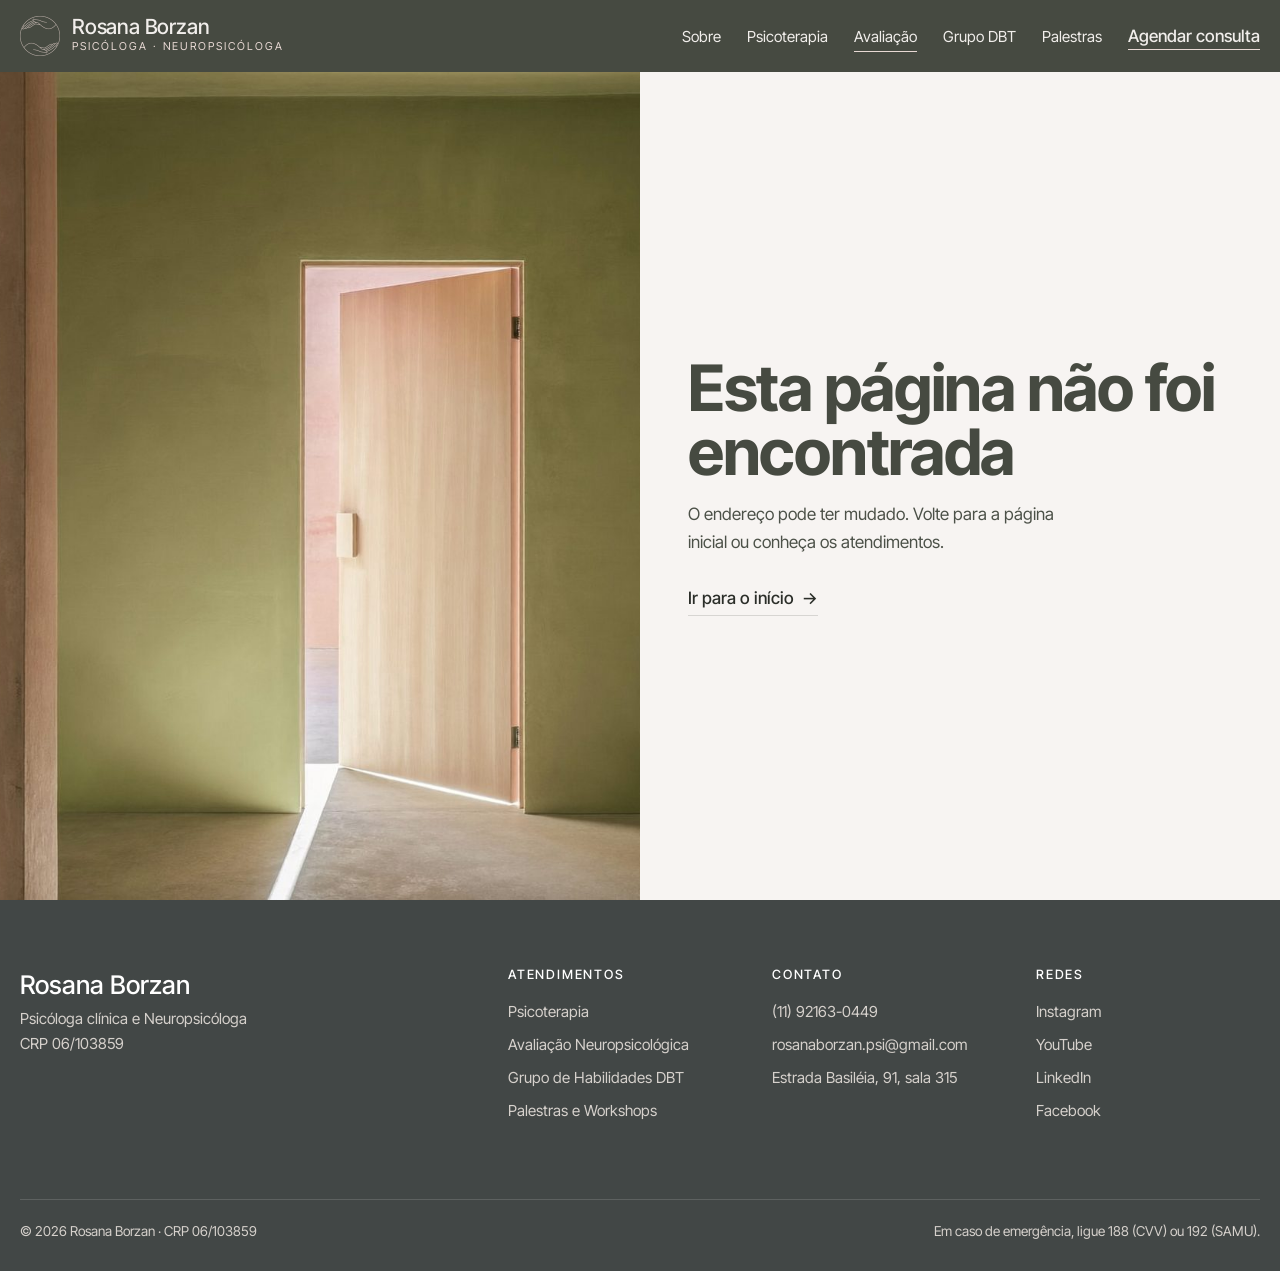
<file: avaliacao-neuropsicologica/index.html>
<!DOCTYPE html><html lang="pt-BR"><head><meta charSet="utf-8"/><meta name="viewport" content="width=device-width, initial-scale=1"/><link rel="preload" as="image" href="/assets/simbolo.png"/><link rel="preload" as="image" href="/assets/cap-avaliacao.jpg" fetchPriority="high"/><link rel="preload" as="image" href="/assets/icone-agenda-oliva.png"/><link rel="preload" as="image" href="/assets/icone-conversa-claro.png"/><link rel="preload" as="image" href="/assets/icone-email-claro.png"/><link rel="preload" as="image" href="/assets/icone-local-claro.png"/><link rel="stylesheet" href="/assets/styles-Do5dzljn.css" data-precedence="default"/><link rel="stylesheet" href="https://api.fontshare.com/v2/css?f[]=cabinet-grotesk@500,700&amp;display=swap" data-precedence="default"/><link rel="stylesheet" href="https://fonts.googleapis.com/css2?family=Inter+Tight:wght@400;500&amp;display=swap" data-precedence="default"/><title>Avaliação Neuropsicológica em Cotia | Rosana Borzan</title><meta name="robots" content="noindex, nofollow"/><meta name="theme-color" content="#464A41"/><meta property="og:type" content="website"/><meta property="og:locale" content="pt_BR"/><meta name="twitter:card" content="summary_large_image"/><meta property="og:image:width" content="1200"/><meta property="og:image:height" content="630"/><meta name="twitter:image" content="https://rosana2.borzanti.com/assets/og-image.jpg"/><meta name="description" content="Avaliação neuropsicológica na Granja Viana, Cotia/SP: atenção, memória, linguagem e funções executivas. Apoio ao diagnóstico de TDAH, dislexia e outras condições."/><meta property="og:title" content="Avaliação Neuropsicológica em Cotia | Rosana Borzan"/><meta property="og:description" content="Avaliação neuropsicológica na Granja Viana, Cotia/SP: atenção, memória, linguagem e funções executivas. Apoio ao diagnóstico de TDAH, dislexia e outras condições."/><meta property="og:url" content="https://www.rosanaborzan.com.br/avaliacao-neuropsicologica"/><meta property="og:image" content="https://rosana2.borzanti.com/assets/og-image.jpg"/><link rel="modulepreload" href="/assets/index-ts2fD1tq.js"/><link rel="modulepreload" href="/assets/avaliacao-neuropsicologica-DY8NbOpV.js"/><link rel="modulepreload" href="/assets/page-BVqDJsbF.js"/><link rel="canonical" href="https://www.rosanaborzan.com.br"/><link rel="icon" href="/favicon.ico" sizes="any"/><link rel="icon" type="image/png" sizes="32x32" href="/favicon-32.png"/><link rel="icon" type="image/png" sizes="16x16" href="/favicon-16.png"/><link rel="apple-touch-icon" href="/apple-touch-icon.png"/><link rel="manifest" href="/site.webmanifest"/><link rel="preconnect" href="https://fonts.googleapis.com"/><link rel="preconnect" href="https://fonts.gstatic.com" crossorigin="anonymous"/><link rel="canonical" href="https://www.rosanaborzan.com.br/avaliacao-neuropsicologica"/><script type="application/ld+json">{"@context":"https://schema.org","@graph":[{"@type":"Person","@id":"https://www.rosanaborzan.com.br/#rosana","name":"Rosana Borzan","jobTitle":"Psicóloga clínica e Neuropsicóloga","identifier":"CRP 06/103859","url":"https://www.rosanaborzan.com.br","image":"https://rosana2.borzanti.com/assets/rosana-retrato.jpg","knowsAbout":["Terapia do Esquema","Terapia Comportamental Dialética (DBT)","Terapia Cognitivo-Comportamental (TCC)","Avaliação Neuropsicológica","Prática Baseada em Evidências","Terapia de Casal"]},{"@type":"MedicalBusiness","name":"Rosana Borzan, Psicóloga e Neuropsicóloga","url":"https://www.rosanaborzan.com.br","telephone":"+5511921630449","email":"rosanaborzan.psi@gmail.com","founder":{"@id":"https://www.rosanaborzan.com.br/#rosana"},"address":{"@type":"PostalAddress","streetAddress":"Estrada Basiléia, 91, sala 315 (Vianna Espaços Modulares)","addressLocality":"Cotia","addressRegion":"SP","addressCountry":"BR"},"areaServed":["Granja Viana","Cotia","São Paulo","Brasil (online)"]}]}</script></head><body class="rb"><!--$--><header class="nav"><a class="skip" href="#conteudo">Pular para o conteúdo</a><div class="wrap"><a aria-label="Rosana Borzan, página inicial" href="/" class="brand"><img src="/assets/simbolo.png" alt="" width="40" height="40"/><span><b>Rosana Borzan</b><small>Psicóloga · Neuropsicóloga</small></span></a><button class="menu-btn" aria-expanded="false" aria-controls="menu">Menu</button><ul id="menu" data-open="false"><li><a href="/sobre" class="nav-link">Sobre</a></li><li><a href="/psicoterapia" class="nav-link">Psicoterapia</a></li><li><a class="nav-link active" href="/avaliacao-neuropsicologica" data-status="active" aria-current="page">Avaliação</a></li><li><a href="/grupo-dbt" class="nav-link">Grupo DBT</a></li><li><a href="/palestras" class="nav-link">Palestras</a></li><li><a class="nav-cta" href="https://wa.me/5511921630449?text=Ol%C3%A1%2C%20Dra.%20Rosana!%20Gostaria%20de%20agendar%20uma%20consulta." target="_blank" rel="noopener">Agendar consulta</a></li></ul></div></header><main id="conteudo"><section class="page-hero"><img src="/assets/cap-avaliacao.jpg" alt="Mesa com caderno aberto, lápis e cartões sob luz de janela" width="2048" height="1152" fetchPriority="high"/><div class="wrap"><nav class="crumb" aria-label="Você está em"><a href="/">Início</a> / <!-- -->Avaliação Neuropsicológica</nav><h1 class="rise">Avaliação Neuropsicológica</h1><p class="rise rise-2">Uma investigação cuidadosa do funcionamento cognitivo e comportamental, para esclarecer dúvidas diagnósticas e orientar o tratamento.</p></div></section><section class="page-body"><div class="wrap"><div class="prose"><h2>O que é</h2><p>A avaliação investiga atenção, memória, linguagem, funções executivas e habilidades visuoespaciais. Por meio de entrevistas, testes e escalas padronizadas, identifica dificuldades e pontos fortes de cada pessoa.</p><p>O resultado ajuda a esclarecer diagnósticos, como TDAH e dislexia, e traz recomendações práticas para o tratamento, a escola, o trabalho e a família.</p><h2>Quando é indicada</h2><ul class="ruled"><li><b>Suspeita de TDAH</b> em crianças, adolescentes ou adultos.</li><li><b>Dificuldades de aprendizagem</b>, como dislexia, ou queda no rendimento escolar.</li><li><b>Queixas de memória</b>, esquecimentos frequentes ou suspeita de declínio cognitivo.</li><li><b>Concentração, organização ou planejamento</b> que atrapalham o dia a dia.</li><li><b>Alterações após AVC ou traumatismo</b>, ou outras condições neurológicas.</li><li><b>Diagnóstico diferencial</b> solicitado por psiquiatra, neurologista ou pediatra.</li></ul><h2>Etapas</h2><div class="steps-row"><div><strong>01</strong><b>Entrevista inicial</b><p>Anamnese sobre a história, as queixas e os objetivos.</p></div><div><strong>02</strong><b>Testes e escalas</b><p>Instrumentos padronizados e aprovados para psicólogos.</p></div><div><strong>03</strong><b>Análise integrada</b><p>Resultados cruzados com a história clínica.</p></div><div><strong>04</strong><b>Devolutiva</b><p>Explicação dos resultados e documento com recomendações.</p></div></div></div><aside class="aside"><img class="icon" src="/assets/icone-agenda-oliva.png" alt="" width="24" height="24" aria-hidden="true"/><h3>Agende sua avaliação</h3><p>Tire dúvidas sobre o processo, os prazos e os documentos necessários.</p><a class="split-cta" href="https://wa.me/5511921630449?text=Ol%C3%A1%2C%20Dra.%20Rosana!%20Gostaria%20de%20informa%C3%A7%C3%B5es%20sobre%20a%20avalia%C3%A7%C3%A3o%20neuropsicol%C3%B3gica." target="_blank" rel="noopener"><span class="over">Falar com a Dra.</span><span class="under" aria-hidden="true"><svg viewBox="0 0 24 24" fill="currentColor" aria-hidden="true"><path d="M12 2a10 10 0 0 0-8.6 15.1L2 22l5-1.3A10 10 0 1 0 12 2Zm0 18.2c-1.5 0-3-.4-4.3-1.2l-.3-.2-3 .8.8-2.9-.2-.3A8.2 8.2 0 1 1 12 20.2Zm4.5-6.1c-.2-.1-1.5-.7-1.7-.8-.2-.1-.4-.1-.6.1l-.8 1c-.1.2-.3.2-.5.1a6.7 6.7 0 0 1-3.3-2.9c-.3-.4.3-.4.7-1.3.1-.2 0-.3 0-.4l-.8-1.8c-.2-.5-.4-.4-.6-.4h-.5a1 1 0 0 0-.7.3c-.2.3-.9.9-.9 2.2s.9 2.5 1 2.7c.1.2 1.8 2.8 4.4 3.9 1.6.7 2.3.8 3.1.6.5-.1 1.5-.6 1.7-1.2.2-.6.2-1.1.2-1.2-.1-.1-.3-.2-.5-.3Z"></path></svg> WhatsApp</span></a><small>Rosana Borzan · <!-- -->CRP 06/103859</small></aside></div></section><section class="contact" id="contato" aria-labelledby="contato-titulo"><div class="wrap"><div><span class="eyebrow">Contato</span><h2 id="contato-titulo">Será um prazer te acolher</h2><p class="contact-lead">Envie uma mensagem para tirar dúvidas ou agendar sua consulta. O retorno é feito pessoalmente.</p><ul class="contact-list"><li><img class="icon" src="/assets/icone-conversa-claro.png" alt="" width="24" height="24" aria-hidden="true"/><b>WhatsApp</b><a href="https://wa.me/5511921630449?text=Ol%C3%A1%2C%20Dra.%20Rosana!%20Gostaria%20de%20agendar%20uma%20consulta." target="_blank" rel="noopener">(11) 92163-0449</a></li><li><img class="icon" src="/assets/icone-email-claro.png" alt="" width="24" height="24" aria-hidden="true"/><b>E-mail</b><a href="mailto:rosanaborzan.psi@gmail.com">rosanaborzan.psi@gmail.com</a></li><li><img class="icon" src="/assets/icone-local-claro.png" alt="" width="24" height="24" aria-hidden="true"/><b>Consultório</b><span>Estrada Basiléia, 91, sala 315<!-- -->, <!-- -->Granja Viana, Cotia/SP</span></li></ul></div><form class="form" noValidate=""><h3>Fale comigo pelo WhatsApp</h3><p class="hint">Preencha e sua mensagem abre pronta no WhatsApp. Nenhum dado fica guardado no site.</p><div class="field"><label for="nome">Seu nome</label><input id="nome" autoComplete="name" name="nome"/></div><div class="field"><label for="assunto">Assunto</label><select id="assunto" name="assunto"><option>Psicoterapia individual</option><option selected="">Avaliação Neuropsicológica</option><option>Grupo de Habilidades DBT</option><option>Palestras e Workshops</option><option>Outro assunto</option></select></div><div class="field"><label for="modalidade">Preferência</label><select id="modalidade" name="modalidade"><option value="" selected="">Sem preferência</option><option>Presencial</option><option>Online</option></select></div><div class="field"><label for="mensagem">Mensagem (opcional)</label><textarea id="mensagem" name="mensagem"></textarea></div><button class="band-cta" type="submit"><span>Enviar pelo WhatsApp</span><span aria-hidden="true">→</span></button></form></div></section></main><footer class="footer"><div class="wrap"><div><p style="font-family:var(--display);font-size:1.6rem;color:#fff;font-weight:500">Rosana Borzan</p><p>Psicóloga clínica e Neuropsicóloga</p><p>CRP 06/103859</p></div><div><h4>Atendimentos</h4><ul><li><a href="/psicoterapia">Psicoterapia</a></li><li><a class="active" href="/avaliacao-neuropsicologica" data-status="active" aria-current="page">Avaliação Neuropsicológica</a></li><li><a href="/grupo-dbt">Grupo de Habilidades DBT</a></li><li><a href="/palestras">Palestras e Workshops</a></li></ul></div><div><h4>Contato</h4><ul><li><a href="https://wa.me/5511921630449?text=Ol%C3%A1%2C%20Dra.%20Rosana!%20Gostaria%20de%20agendar%20uma%20consulta." target="_blank" rel="noopener">(11) 92163-0449</a></li><li><a href="mailto:rosanaborzan.psi@gmail.com">rosanaborzan.psi@gmail.com</a></li><li><a href="https://www.google.com/maps/search/?api=1&amp;query=Estrada+Basil%C3%A9ia+91+Granja+Viana+Cotia+SP" target="_blank" rel="noopener">Estrada Basiléia, 91, sala 315</a></li></ul></div><div><h4>Redes</h4><ul><li><a href="https://instagram.com/rosanaborzan.psi" target="_blank" rel="noopener">Instagram</a></li><li><a href="https://www.youtube.com/@rosanaborzan-psi" target="_blank" rel="noopener">YouTube</a></li><li><a href="https://www.linkedin.com/in/rosana-borzan-b3a8b321/" target="_blank" rel="noopener">LinkedIn</a></li><li><a href="https://www.facebook.com/rosanaborzan.psi" target="_blank" rel="noopener">Facebook</a></li></ul></div><div class="footer-bottom"><span>© 2026 Rosana Borzan · <!-- -->CRP 06/103859</span><span>Em caso de emergência, ligue 188 (CVV) ou 192 (SAMU).</span></div></div></footer><a class="wa-fab" href="https://wa.me/5511921630449?text=Ol%C3%A1%2C%20Dra.%20Rosana!%20Gostaria%20de%20agendar%20uma%20consulta." target="_blank" rel="noopener" aria-label="Conversar pelo WhatsApp"><svg viewBox="0 0 24 24" fill="currentColor" aria-hidden="true"><path d="M12 2a10 10 0 0 0-8.6 15.1L2 22l5-1.3A10 10 0 1 0 12 2Zm0 18.2c-1.5 0-3-.4-4.3-1.2l-.3-.2-3 .8.8-2.9-.2-.3A8.2 8.2 0 1 1 12 20.2Zm4.5-6.1c-.2-.1-1.5-.7-1.7-.8-.2-.1-.4-.1-.6.1l-.8 1c-.1.2-.3.2-.5.1a6.7 6.7 0 0 1-3.3-2.9c-.3-.4.3-.4.7-1.3.1-.2 0-.3 0-.4l-.8-1.8c-.2-.5-.4-.4-.6-.4h-.5a1 1 0 0 0-.7.3c-.2.3-.9.9-.9 2.2s.9 2.5 1 2.7c.1.2 1.8 2.8 4.4 3.9 1.6.7 2.3.8 3.1.6.5-.1 1.5-.6 1.7-1.2.2-.6.2-1.1.2-1.2-.1-.1-.3-.2-.5-.3Z"></path></svg></a><script>(function(a,f){let l;try{l=JSON.parse(sessionStorage.getItem(a)||"{}")}catch{return}const n=l?.[f||history.state?.__TSR_key];let c=!1;for(const t in n){const e=n[t],o=e?.scrollX,s=e?.scrollY;if(Number.isFinite(o)&&Number.isFinite(s)){if(t==="window")scrollTo(o,s),c=!0;else if(t)try{const r=document.querySelector(t);r&&(r.scrollLeft=o,r.scrollTop=s)}catch{}}}if(c)return;const i=location.hash.slice(1);if(i){const t=history.state?.__hashScrollIntoViewOptions??!0;if(t){const e=document.getElementById(i);e&&e.scrollIntoView(t)}return}scrollTo(0,0)})("tsr-scroll-restoration-v1_3");document.currentScript.remove()</script><!--/$--><script class="$tsr" id="$tsr-stream-barrier">(self.$R=self.$R||{})["tsr"]=[];self.$_TSR={h(){this.hydrated=!0,this.c()},e(){this.streamEnded=!0,this.c()},c(){this.hydrated&&this.streamEnded&&(delete self.$_TSR,delete self.$R.tsr)},p(e){this.initialized?e():this.buffer.push(e)},buffer:[]};$_TSR.router=($R=>$R[0]={manifest:$R[1]={routes:$R[2]={__root__:$R[3]={preloads:$R[4]=["/assets/index-ts2fD1tq.js"],scripts:$R[5]=[$R[6]={attrs:$R[7]={type:"module",async:!0,src:"/assets/index-ts2fD1tq.js"}}]},"/avaliacao-neuropsicologica":$R[8]={preloads:$R[9]=["/assets/avaliacao-neuropsicologica-DY8NbOpV.js","/assets/page-BVqDJsbF.js"]}}},matches:$R[10]=[$R[11]={i:"__root__ ",u:1792010306983,s:"success",ssr:!0},$R[12]={i:" avaliacao-neuropsicologica avaliacao-neuropsicologica",u:1792010306985,s:"success",ssr:!0}],lastMatchId:" avaliacao-neuropsicologica avaliacao-neuropsicologica"})($R["tsr"]);$_TSR.e();document.currentScript.remove()</script><script type="module" async="" src="/assets/index-ts2fD1tq.js"></script></body></html>
</file>
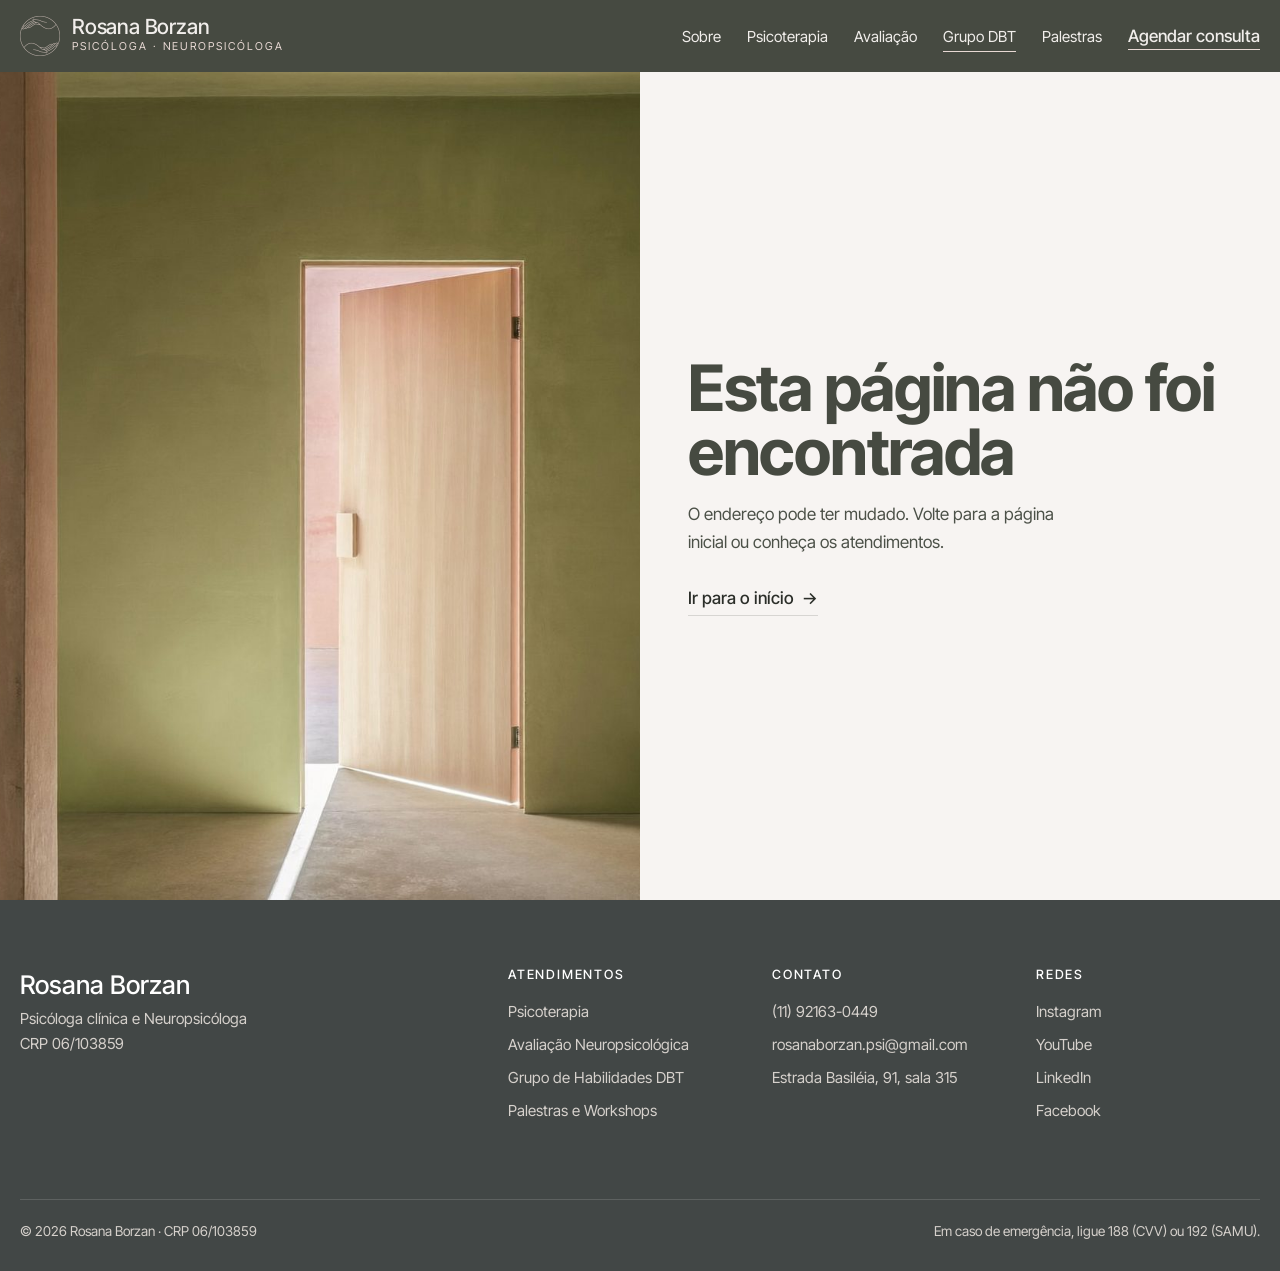
<file: grupo-dbt/index.html>
<!DOCTYPE html><html lang="pt-BR"><head><meta charSet="utf-8"/><meta name="viewport" content="width=device-width, initial-scale=1"/><link rel="preload" as="image" href="/assets/simbolo.png"/><link rel="preload" as="image" href="/assets/cap-dbt.jpg" fetchPriority="high"/><link rel="preload" as="image" href="/assets/icone-agenda-oliva.png"/><link rel="preload" as="image" href="/assets/icone-conversa-claro.png"/><link rel="preload" as="image" href="/assets/icone-email-claro.png"/><link rel="preload" as="image" href="/assets/icone-local-claro.png"/><link rel="stylesheet" href="/assets/styles-Do5dzljn.css" data-precedence="default"/><link rel="stylesheet" href="https://api.fontshare.com/v2/css?f[]=cabinet-grotesk@500,700&amp;display=swap" data-precedence="default"/><link rel="stylesheet" href="https://fonts.googleapis.com/css2?family=Inter+Tight:wght@400;500&amp;display=swap" data-precedence="default"/><title>Grupo de Habilidades DBT online | Rosana Borzan</title><meta name="robots" content="noindex, nofollow"/><meta name="theme-color" content="#464A41"/><meta property="og:type" content="website"/><meta property="og:locale" content="pt_BR"/><meta name="twitter:card" content="summary_large_image"/><meta property="og:image:width" content="1200"/><meta property="og:image:height" content="630"/><meta name="twitter:image" content="https://rosana2.borzanti.com/assets/og-image.jpg"/><meta name="description" content="Grupo online de Treinamento de Habilidades em DBT: regulação emocional, tolerância ao mal-estar, mindfulness e efetividade interpessoal. 24 encontros, vagas limitadas."/><meta property="og:title" content="Grupo de Habilidades DBT online | Rosana Borzan"/><meta property="og:description" content="Grupo online de Treinamento de Habilidades em DBT: regulação emocional, tolerância ao mal-estar, mindfulness e efetividade interpessoal. 24 encontros, vagas limitadas."/><meta property="og:url" content="https://www.rosanaborzan.com.br/grupo-dbt"/><meta property="og:image" content="https://rosana2.borzanti.com/assets/og-image.jpg"/><link rel="modulepreload" href="/assets/index-ts2fD1tq.js"/><link rel="modulepreload" href="/assets/grupo-dbt-DgYznwC5.js"/><link rel="modulepreload" href="/assets/page-BVqDJsbF.js"/><link rel="canonical" href="https://www.rosanaborzan.com.br"/><link rel="icon" href="/favicon.ico" sizes="any"/><link rel="icon" type="image/png" sizes="32x32" href="/favicon-32.png"/><link rel="icon" type="image/png" sizes="16x16" href="/favicon-16.png"/><link rel="apple-touch-icon" href="/apple-touch-icon.png"/><link rel="manifest" href="/site.webmanifest"/><link rel="preconnect" href="https://fonts.googleapis.com"/><link rel="preconnect" href="https://fonts.gstatic.com" crossorigin="anonymous"/><link rel="canonical" href="https://www.rosanaborzan.com.br/grupo-dbt"/><script type="application/ld+json">{"@context":"https://schema.org","@graph":[{"@type":"Person","@id":"https://www.rosanaborzan.com.br/#rosana","name":"Rosana Borzan","jobTitle":"Psicóloga clínica e Neuropsicóloga","identifier":"CRP 06/103859","url":"https://www.rosanaborzan.com.br","image":"https://rosana2.borzanti.com/assets/rosana-retrato.jpg","knowsAbout":["Terapia do Esquema","Terapia Comportamental Dialética (DBT)","Terapia Cognitivo-Comportamental (TCC)","Avaliação Neuropsicológica","Prática Baseada em Evidências","Terapia de Casal"]},{"@type":"MedicalBusiness","name":"Rosana Borzan, Psicóloga e Neuropsicóloga","url":"https://www.rosanaborzan.com.br","telephone":"+5511921630449","email":"rosanaborzan.psi@gmail.com","founder":{"@id":"https://www.rosanaborzan.com.br/#rosana"},"address":{"@type":"PostalAddress","streetAddress":"Estrada Basiléia, 91, sala 315 (Vianna Espaços Modulares)","addressLocality":"Cotia","addressRegion":"SP","addressCountry":"BR"},"areaServed":["Granja Viana","Cotia","São Paulo","Brasil (online)"]}]}</script></head><body class="rb"><!--$--><header class="nav"><a class="skip" href="#conteudo">Pular para o conteúdo</a><div class="wrap"><a aria-label="Rosana Borzan, página inicial" href="/" class="brand"><img src="/assets/simbolo.png" alt="" width="40" height="40"/><span><b>Rosana Borzan</b><small>Psicóloga · Neuropsicóloga</small></span></a><button class="menu-btn" aria-expanded="false" aria-controls="menu">Menu</button><ul id="menu" data-open="false"><li><a href="/sobre" class="nav-link">Sobre</a></li><li><a href="/psicoterapia" class="nav-link">Psicoterapia</a></li><li><a href="/avaliacao-neuropsicologica" class="nav-link">Avaliação</a></li><li><a class="nav-link active" href="/grupo-dbt" data-status="active" aria-current="page">Grupo DBT</a></li><li><a href="/palestras" class="nav-link">Palestras</a></li><li><a class="nav-cta" href="https://wa.me/5511921630449?text=Ol%C3%A1%2C%20Dra.%20Rosana!%20Gostaria%20de%20agendar%20uma%20consulta." target="_blank" rel="noopener">Agendar consulta</a></li></ul></div></header><main id="conteudo"><section class="page-hero"><img src="/assets/cap-dbt.jpg" alt="Notebook sobre a mesa ao lado de uma xícara de chá e uma planta" width="2048" height="1152" fetchPriority="high"/><div class="wrap"><nav class="crumb" aria-label="Você está em"><a href="/">Início</a> / <!-- -->Grupo DBT</nav><h1 class="rise">Grupo de Habilidades DBT</h1><p class="rise rise-2">Uma abordagem científica para quem enfrenta emoções intensas: aprender e praticar habilidades para uma vida com mais sentido.</p></div></section><section class="page-body"><div class="wrap"><div class="prose"><h2>A turma</h2><div class="facts"><div><span>Dia</span><b>Segundas-feiras</b></div><div><span>Horário</span><b>19h às 20h30</b></div><div><span>Formato</span><b>Online (Zoom)</b></div><div><span>Duração</span><b>6 meses, 24 encontros</b></div><div><span>Turma</span><b>Até 10 participantes</b></div><div><span>Investimento</span><b>A consultar</b></div></div><h2>Para quem é</h2><ul class="ruled"><li><b>Transtorno de Personalidade Borderline:</b> emoções intensas e instáveis e sensação de vazio.</li><li><b>Comportamentos alimentares compulsivos</b> ligados às emoções.</li><li><b>Mulheres com sobrecarga emocional</b> e dificuldade em priorizar o autocuidado.</li><li><b>Desregulação emocional intensa</b>, impulsividade e explosões emocionais.</li><li><b>Familiares</b> de pessoas com transtornos emocionais.</li></ul><h2>Módulos</h2><ul class="ruled"><li><b>Mindfulness:</b> atenção plena ao momento presente, com mais aceitação das emoções.</li><li><b>Regulação emocional:</b> reconhecer, compreender e manejar emoções.</li><li><b>Tolerância ao mal-estar:</b> atravessar crises sem agravar os problemas.</li><li><b>Efetividade interpessoal:</b> limites, comunicação e vínculos mais saudáveis.</li></ul><h2>Quem conduz</h2><div class="team"><div><img src="/assets/rosana-avatar.jpg" alt="Rosana Borzan" width="110" height="110" loading="lazy"/><p><b>Rosana Borzan</b><small>Psicóloga e Neuropsicóloga · CRP 06/103859</small>Formação em DBT, Terapia do Esquema e Neurociência/Psicologia Positiva.</p></div><div><img src="/assets/irlania-ribeiro.jpg" alt="Irlania Ribeiro" width="110" height="110" loading="lazy"/><p><b>Irlania Ribeiro</b><small>Psicóloga Clínica · CRP 05/70251</small>Especialista em Terapia Cognitivo-Comportamental Contextual. Formação em DBT.</p></div></div></div><aside class="aside"><img class="icon" src="/assets/icone-agenda-oliva.png" alt="" width="24" height="24" aria-hidden="true"/><h3>Vagas limitadas</h3><p>Até 10 participantes por turma. Consulte as próximas datas e o investimento.</p><a class="split-cta" href="https://wa.me/5511921630449?text=Ol%C3%A1!%20Gostaria%20de%20saber%20sobre%20as%20turmas%20do%20Grupo%20DBT." target="_blank" rel="noopener"><span class="over">Ver turmas</span><span class="under" aria-hidden="true"><svg viewBox="0 0 24 24" fill="currentColor" aria-hidden="true"><path d="M12 2a10 10 0 0 0-8.6 15.1L2 22l5-1.3A10 10 0 1 0 12 2Zm0 18.2c-1.5 0-3-.4-4.3-1.2l-.3-.2-3 .8.8-2.9-.2-.3A8.2 8.2 0 1 1 12 20.2Zm4.5-6.1c-.2-.1-1.5-.7-1.7-.8-.2-.1-.4-.1-.6.1l-.8 1c-.1.2-.3.2-.5.1a6.7 6.7 0 0 1-3.3-2.9c-.3-.4.3-.4.7-1.3.1-.2 0-.3 0-.4l-.8-1.8c-.2-.5-.4-.4-.6-.4h-.5a1 1 0 0 0-.7.3c-.2.3-.9.9-.9 2.2s.9 2.5 1 2.7c.1.2 1.8 2.8 4.4 3.9 1.6.7 2.3.8 3.1.6.5-.1 1.5-.6 1.7-1.2.2-.6.2-1.1.2-1.2-.1-.1-.3-.2-.5-.3Z"></path></svg> WhatsApp</span></a><small>Rosana Borzan · <!-- -->CRP 06/103859</small></aside></div></section><section class="contact" id="contato" aria-labelledby="contato-titulo"><div class="wrap"><div><span class="eyebrow">Contato</span><h2 id="contato-titulo">Será um prazer te acolher</h2><p class="contact-lead">Envie uma mensagem para tirar dúvidas ou agendar sua consulta. O retorno é feito pessoalmente.</p><ul class="contact-list"><li><img class="icon" src="/assets/icone-conversa-claro.png" alt="" width="24" height="24" aria-hidden="true"/><b>WhatsApp</b><a href="https://wa.me/5511921630449?text=Ol%C3%A1%2C%20Dra.%20Rosana!%20Gostaria%20de%20agendar%20uma%20consulta." target="_blank" rel="noopener">(11) 92163-0449</a></li><li><img class="icon" src="/assets/icone-email-claro.png" alt="" width="24" height="24" aria-hidden="true"/><b>E-mail</b><a href="mailto:rosanaborzan.psi@gmail.com">rosanaborzan.psi@gmail.com</a></li><li><img class="icon" src="/assets/icone-local-claro.png" alt="" width="24" height="24" aria-hidden="true"/><b>Consultório</b><span>Estrada Basiléia, 91, sala 315<!-- -->, <!-- -->Granja Viana, Cotia/SP</span></li></ul></div><form class="form" noValidate=""><h3>Fale comigo pelo WhatsApp</h3><p class="hint">Preencha e sua mensagem abre pronta no WhatsApp. Nenhum dado fica guardado no site.</p><div class="field"><label for="nome">Seu nome</label><input id="nome" autoComplete="name" name="nome"/></div><div class="field"><label for="assunto">Assunto</label><select id="assunto" name="assunto"><option>Psicoterapia individual</option><option>Avaliação Neuropsicológica</option><option selected="">Grupo de Habilidades DBT</option><option>Palestras e Workshops</option><option>Outro assunto</option></select></div><div class="field"><label for="modalidade">Preferência</label><select id="modalidade" name="modalidade"><option value="" selected="">Sem preferência</option><option>Presencial</option><option>Online</option></select></div><div class="field"><label for="mensagem">Mensagem (opcional)</label><textarea id="mensagem" name="mensagem"></textarea></div><button class="band-cta" type="submit"><span>Enviar pelo WhatsApp</span><span aria-hidden="true">→</span></button></form></div></section></main><footer class="footer"><div class="wrap"><div><p style="font-family:var(--display);font-size:1.6rem;color:#fff;font-weight:500">Rosana Borzan</p><p>Psicóloga clínica e Neuropsicóloga</p><p>CRP 06/103859</p></div><div><h4>Atendimentos</h4><ul><li><a href="/psicoterapia">Psicoterapia</a></li><li><a href="/avaliacao-neuropsicologica">Avaliação Neuropsicológica</a></li><li><a class="active" href="/grupo-dbt" data-status="active" aria-current="page">Grupo de Habilidades DBT</a></li><li><a href="/palestras">Palestras e Workshops</a></li></ul></div><div><h4>Contato</h4><ul><li><a href="https://wa.me/5511921630449?text=Ol%C3%A1%2C%20Dra.%20Rosana!%20Gostaria%20de%20agendar%20uma%20consulta." target="_blank" rel="noopener">(11) 92163-0449</a></li><li><a href="mailto:rosanaborzan.psi@gmail.com">rosanaborzan.psi@gmail.com</a></li><li><a href="https://www.google.com/maps/search/?api=1&amp;query=Estrada+Basil%C3%A9ia+91+Granja+Viana+Cotia+SP" target="_blank" rel="noopener">Estrada Basiléia, 91, sala 315</a></li></ul></div><div><h4>Redes</h4><ul><li><a href="https://instagram.com/rosanaborzan.psi" target="_blank" rel="noopener">Instagram</a></li><li><a href="https://www.youtube.com/@rosanaborzan-psi" target="_blank" rel="noopener">YouTube</a></li><li><a href="https://www.linkedin.com/in/rosana-borzan-b3a8b321/" target="_blank" rel="noopener">LinkedIn</a></li><li><a href="https://www.facebook.com/rosanaborzan.psi" target="_blank" rel="noopener">Facebook</a></li></ul></div><div class="footer-bottom"><span>© 2026 Rosana Borzan · <!-- -->CRP 06/103859</span><span>Em caso de emergência, ligue 188 (CVV) ou 192 (SAMU).</span></div></div></footer><a class="wa-fab" href="https://wa.me/5511921630449?text=Ol%C3%A1%2C%20Dra.%20Rosana!%20Gostaria%20de%20agendar%20uma%20consulta." target="_blank" rel="noopener" aria-label="Conversar pelo WhatsApp"><svg viewBox="0 0 24 24" fill="currentColor" aria-hidden="true"><path d="M12 2a10 10 0 0 0-8.6 15.1L2 22l5-1.3A10 10 0 1 0 12 2Zm0 18.2c-1.5 0-3-.4-4.3-1.2l-.3-.2-3 .8.8-2.9-.2-.3A8.2 8.2 0 1 1 12 20.2Zm4.5-6.1c-.2-.1-1.5-.7-1.7-.8-.2-.1-.4-.1-.6.1l-.8 1c-.1.2-.3.2-.5.1a6.7 6.7 0 0 1-3.3-2.9c-.3-.4.3-.4.7-1.3.1-.2 0-.3 0-.4l-.8-1.8c-.2-.5-.4-.4-.6-.4h-.5a1 1 0 0 0-.7.3c-.2.3-.9.9-.9 2.2s.9 2.5 1 2.7c.1.2 1.8 2.8 4.4 3.9 1.6.7 2.3.8 3.1.6.5-.1 1.5-.6 1.7-1.2.2-.6.2-1.1.2-1.2-.1-.1-.3-.2-.5-.3Z"></path></svg></a><script>(function(a,f){let l;try{l=JSON.parse(sessionStorage.getItem(a)||"{}")}catch{return}const n=l?.[f||history.state?.__TSR_key];let c=!1;for(const t in n){const e=n[t],o=e?.scrollX,s=e?.scrollY;if(Number.isFinite(o)&&Number.isFinite(s)){if(t==="window")scrollTo(o,s),c=!0;else if(t)try{const r=document.querySelector(t);r&&(r.scrollLeft=o,r.scrollTop=s)}catch{}}}if(c)return;const i=location.hash.slice(1);if(i){const t=history.state?.__hashScrollIntoViewOptions??!0;if(t){const e=document.getElementById(i);e&&e.scrollIntoView(t)}return}scrollTo(0,0)})("tsr-scroll-restoration-v1_3");document.currentScript.remove()</script><!--/$--><script class="$tsr" id="$tsr-stream-barrier">(self.$R=self.$R||{})["tsr"]=[];self.$_TSR={h(){this.hydrated=!0,this.c()},e(){this.streamEnded=!0,this.c()},c(){this.hydrated&&this.streamEnded&&(delete self.$_TSR,delete self.$R.tsr)},p(e){this.initialized?e():this.buffer.push(e)},buffer:[]};$_TSR.router=($R=>$R[0]={manifest:$R[1]={routes:$R[2]={__root__:$R[3]={preloads:$R[4]=["/assets/index-ts2fD1tq.js"],scripts:$R[5]=[$R[6]={attrs:$R[7]={type:"module",async:!0,src:"/assets/index-ts2fD1tq.js"}}]},"/grupo-dbt":$R[8]={preloads:$R[9]=["/assets/grupo-dbt-DgYznwC5.js","/assets/page-BVqDJsbF.js"]}}},matches:$R[10]=[$R[11]={i:"__root__ ",u:1792010306950,s:"success",ssr:!0},$R[12]={i:" grupo-dbt grupo-dbt",u:1792010306971,s:"success",ssr:!0}],lastMatchId:" grupo-dbt grupo-dbt"})($R["tsr"]);$_TSR.e();document.currentScript.remove()</script><script type="module" async="" src="/assets/index-ts2fD1tq.js"></script></body></html>
</file>
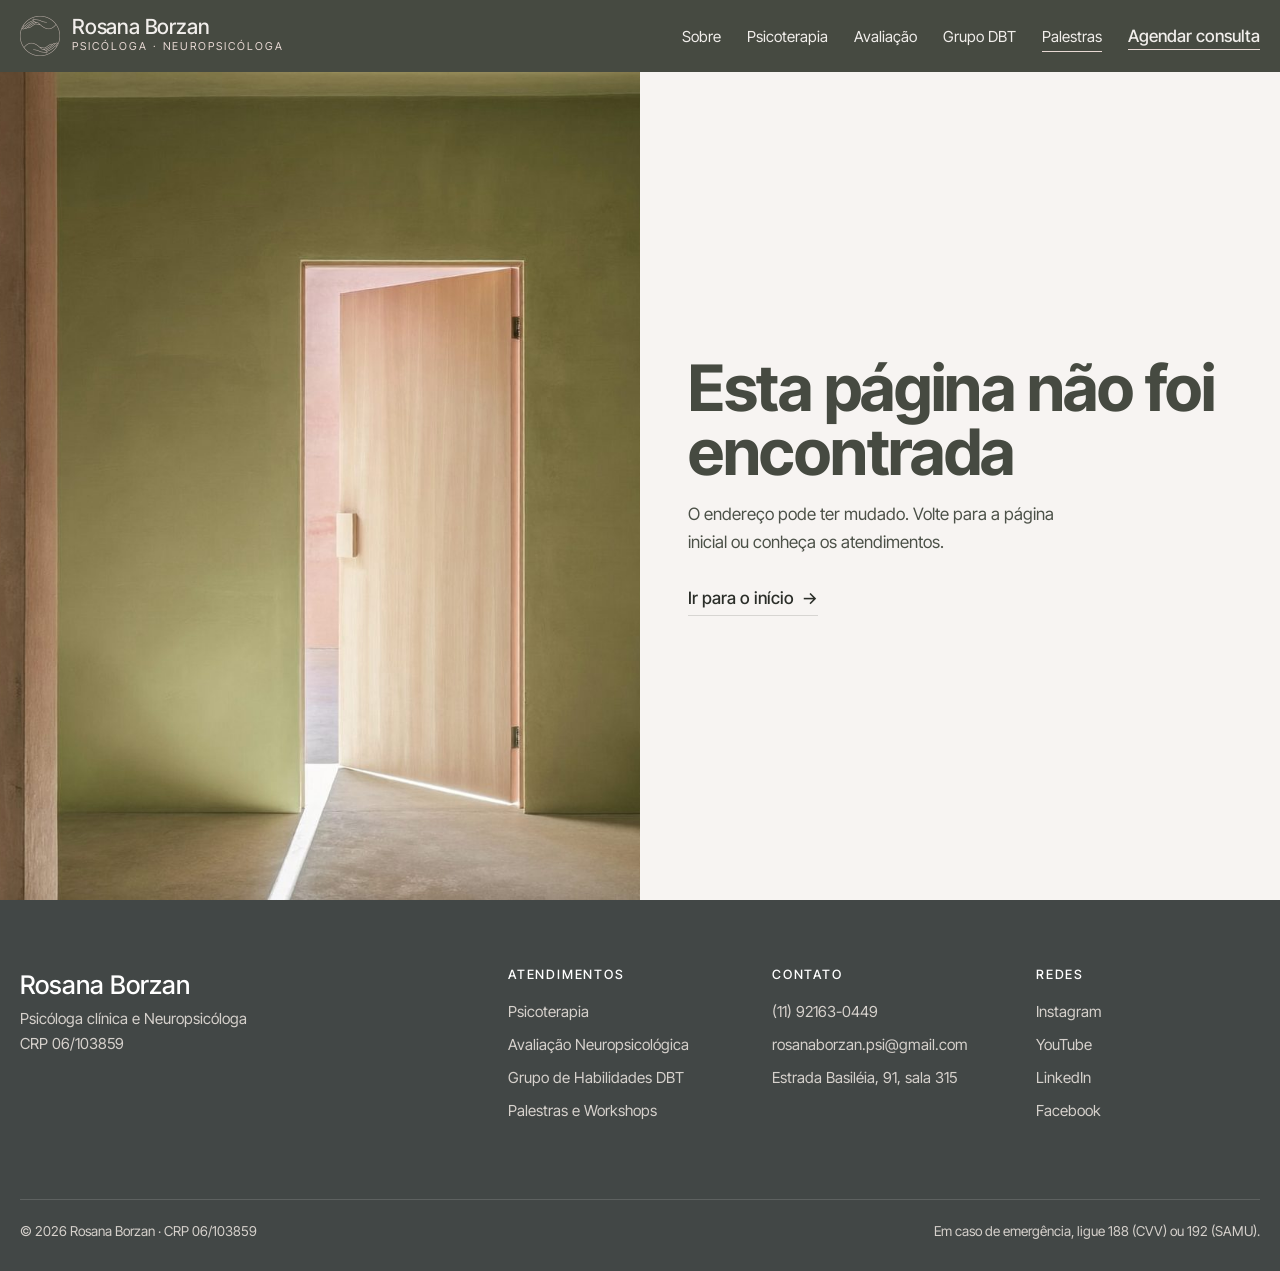
<file: palestras/index.html>
<!DOCTYPE html><html lang="pt-BR"><head><meta charSet="utf-8"/><meta name="viewport" content="width=device-width, initial-scale=1"/><link rel="preload" as="image" href="/assets/simbolo.png"/><link rel="preload" as="image" href="/assets/cap-palestras.jpg" fetchPriority="high"/><link rel="preload" as="image" href="/assets/icone-agenda-oliva.png"/><link rel="preload" as="image" href="/assets/icone-conversa-claro.png"/><link rel="preload" as="image" href="/assets/icone-email-claro.png"/><link rel="preload" as="image" href="/assets/icone-local-claro.png"/><link rel="stylesheet" href="/assets/styles-Do5dzljn.css" data-precedence="default"/><link rel="stylesheet" href="https://api.fontshare.com/v2/css?f[]=cabinet-grotesk@500,700&amp;display=swap" data-precedence="default"/><link rel="stylesheet" href="https://fonts.googleapis.com/css2?family=Inter+Tight:wght@400;500&amp;display=swap" data-precedence="default"/><title>Palestras e Workshops de Saúde Mental | Rosana Borzan</title><meta name="robots" content="noindex, nofollow"/><meta name="theme-color" content="#464A41"/><meta property="og:type" content="website"/><meta property="og:locale" content="pt_BR"/><meta name="twitter:card" content="summary_large_image"/><meta property="og:image:width" content="1200"/><meta property="og:image:height" content="630"/><meta name="twitter:image" content="https://rosana2.borzanti.com/assets/og-image.jpg"/><meta name="description" content="Palestras e workshops sobre saúde mental, bem-estar, regulação emocional e cultura organizacional para empresas, escolas e instituições."/><meta property="og:title" content="Palestras e Workshops de Saúde Mental | Rosana Borzan"/><meta property="og:description" content="Palestras e workshops sobre saúde mental, bem-estar, regulação emocional e cultura organizacional para empresas, escolas e instituições."/><meta property="og:url" content="https://www.rosanaborzan.com.br/palestras"/><meta property="og:image" content="https://rosana2.borzanti.com/assets/og-image.jpg"/><link rel="modulepreload" href="/assets/index-ts2fD1tq.js"/><link rel="modulepreload" href="/assets/palestras-uWRQMjNI.js"/><link rel="modulepreload" href="/assets/page-BVqDJsbF.js"/><link rel="canonical" href="https://www.rosanaborzan.com.br"/><link rel="icon" href="/favicon.ico" sizes="any"/><link rel="icon" type="image/png" sizes="32x32" href="/favicon-32.png"/><link rel="icon" type="image/png" sizes="16x16" href="/favicon-16.png"/><link rel="apple-touch-icon" href="/apple-touch-icon.png"/><link rel="manifest" href="/site.webmanifest"/><link rel="preconnect" href="https://fonts.googleapis.com"/><link rel="preconnect" href="https://fonts.gstatic.com" crossorigin="anonymous"/><link rel="canonical" href="https://www.rosanaborzan.com.br/palestras"/><script type="application/ld+json">{"@context":"https://schema.org","@graph":[{"@type":"Person","@id":"https://www.rosanaborzan.com.br/#rosana","name":"Rosana Borzan","jobTitle":"Psicóloga clínica e Neuropsicóloga","identifier":"CRP 06/103859","url":"https://www.rosanaborzan.com.br","image":"https://rosana2.borzanti.com/assets/rosana-retrato.jpg","knowsAbout":["Terapia do Esquema","Terapia Comportamental Dialética (DBT)","Terapia Cognitivo-Comportamental (TCC)","Avaliação Neuropsicológica","Prática Baseada em Evidências","Terapia de Casal"]},{"@type":"MedicalBusiness","name":"Rosana Borzan, Psicóloga e Neuropsicóloga","url":"https://www.rosanaborzan.com.br","telephone":"+5511921630449","email":"rosanaborzan.psi@gmail.com","founder":{"@id":"https://www.rosanaborzan.com.br/#rosana"},"address":{"@type":"PostalAddress","streetAddress":"Estrada Basiléia, 91, sala 315 (Vianna Espaços Modulares)","addressLocality":"Cotia","addressRegion":"SP","addressCountry":"BR"},"areaServed":["Granja Viana","Cotia","São Paulo","Brasil (online)"]}]}</script></head><body class="rb"><!--$--><header class="nav"><a class="skip" href="#conteudo">Pular para o conteúdo</a><div class="wrap"><a aria-label="Rosana Borzan, página inicial" href="/" class="brand"><img src="/assets/simbolo.png" alt="" width="40" height="40"/><span><b>Rosana Borzan</b><small>Psicóloga · Neuropsicóloga</small></span></a><button class="menu-btn" aria-expanded="false" aria-controls="menu">Menu</button><ul id="menu" data-open="false"><li><a href="/sobre" class="nav-link">Sobre</a></li><li><a href="/psicoterapia" class="nav-link">Psicoterapia</a></li><li><a href="/avaliacao-neuropsicologica" class="nav-link">Avaliação</a></li><li><a href="/grupo-dbt" class="nav-link">Grupo DBT</a></li><li><a class="nav-link active" href="/palestras" data-status="active" aria-current="page">Palestras</a></li><li><a class="nav-cta" href="https://wa.me/5511921630449?text=Ol%C3%A1%2C%20Dra.%20Rosana!%20Gostaria%20de%20agendar%20uma%20consulta." target="_blank" rel="noopener">Agendar consulta</a></li></ul></div></header><main id="conteudo"><section class="page-hero"><img src="/assets/cap-palestras.jpg" alt="Auditório claro e vazio com cadeiras de madeira" width="2048" height="1152" fetchPriority="high"/><div class="wrap"><nav class="crumb" aria-label="Você está em"><a href="/">Início</a> / <!-- -->Palestras</nav><h1 class="rise">Palestras e Workshops</h1><p class="rise rise-2">Saúde mental com base científica e linguagem acessível, planejada para cada instituição.</p></div></section><section class="page-body"><div class="wrap"><div class="prose"><h2>Temas</h2><ul class="ruled"><li><b>Educação e conscientização:</b> ansiedade, depressão e sinais de alerta.</li><li><b>Bem-estar e autoconhecimento:</b> práticas para uma vida mais equilibrada.</li><li><b>Habilidades emocionais:</b> regulação emocional e comunicação efetiva, com base na DBT.</li><li><b>Equipes e cultura organizacional:</b> ambientes psicologicamente saudáveis e redução do estigma.</li></ul><h2>Por que Rosana Borzan</h2><p>Mais de 15 anos de prática clínica, pós-graduações pela UNIFESP e pelo HU/USP e coautoria de três livros. Os conteúdos unem ciência e a vivência do consultório, em formato presencial ou online.</p></div><aside class="aside"><img class="icon" src="/assets/icone-agenda-oliva.png" alt="" width="24" height="24" aria-hidden="true"/><h3>Leve para sua instituição</h3><p>Conte sobre o público e os objetivos e receba uma proposta.</p><a class="split-cta" href="https://wa.me/5511921630449?text=Ol%C3%A1%2C%20Dra.%20Rosana!%20Gostaria%20de%20informa%C3%A7%C3%B5es%20sobre%20palestras%20e%20workshops." target="_blank" rel="noopener"><span class="over">Pedir proposta</span><span class="under" aria-hidden="true"><svg viewBox="0 0 24 24" fill="currentColor" aria-hidden="true"><path d="M12 2a10 10 0 0 0-8.6 15.1L2 22l5-1.3A10 10 0 1 0 12 2Zm0 18.2c-1.5 0-3-.4-4.3-1.2l-.3-.2-3 .8.8-2.9-.2-.3A8.2 8.2 0 1 1 12 20.2Zm4.5-6.1c-.2-.1-1.5-.7-1.7-.8-.2-.1-.4-.1-.6.1l-.8 1c-.1.2-.3.2-.5.1a6.7 6.7 0 0 1-3.3-2.9c-.3-.4.3-.4.7-1.3.1-.2 0-.3 0-.4l-.8-1.8c-.2-.5-.4-.4-.6-.4h-.5a1 1 0 0 0-.7.3c-.2.3-.9.9-.9 2.2s.9 2.5 1 2.7c.1.2 1.8 2.8 4.4 3.9 1.6.7 2.3.8 3.1.6.5-.1 1.5-.6 1.7-1.2.2-.6.2-1.1.2-1.2-.1-.1-.3-.2-.5-.3Z"></path></svg> WhatsApp</span></a><small>Rosana Borzan · <!-- -->CRP 06/103859</small></aside></div></section><section class="contact" id="contato" aria-labelledby="contato-titulo"><div class="wrap"><div><span class="eyebrow">Contato</span><h2 id="contato-titulo">Será um prazer te acolher</h2><p class="contact-lead">Envie uma mensagem para tirar dúvidas ou agendar sua consulta. O retorno é feito pessoalmente.</p><ul class="contact-list"><li><img class="icon" src="/assets/icone-conversa-claro.png" alt="" width="24" height="24" aria-hidden="true"/><b>WhatsApp</b><a href="https://wa.me/5511921630449?text=Ol%C3%A1%2C%20Dra.%20Rosana!%20Gostaria%20de%20agendar%20uma%20consulta." target="_blank" rel="noopener">(11) 92163-0449</a></li><li><img class="icon" src="/assets/icone-email-claro.png" alt="" width="24" height="24" aria-hidden="true"/><b>E-mail</b><a href="mailto:rosanaborzan.psi@gmail.com">rosanaborzan.psi@gmail.com</a></li><li><img class="icon" src="/assets/icone-local-claro.png" alt="" width="24" height="24" aria-hidden="true"/><b>Consultório</b><span>Estrada Basiléia, 91, sala 315<!-- -->, <!-- -->Granja Viana, Cotia/SP</span></li></ul></div><form class="form" noValidate=""><h3>Fale comigo pelo WhatsApp</h3><p class="hint">Preencha e sua mensagem abre pronta no WhatsApp. Nenhum dado fica guardado no site.</p><div class="field"><label for="nome">Seu nome</label><input id="nome" autoComplete="name" name="nome"/></div><div class="field"><label for="assunto">Assunto</label><select id="assunto" name="assunto"><option>Psicoterapia individual</option><option>Avaliação Neuropsicológica</option><option>Grupo de Habilidades DBT</option><option selected="">Palestras e Workshops</option><option>Outro assunto</option></select></div><div class="field"><label for="modalidade">Preferência</label><select id="modalidade" name="modalidade"><option value="" selected="">Sem preferência</option><option>Presencial</option><option>Online</option></select></div><div class="field"><label for="mensagem">Mensagem (opcional)</label><textarea id="mensagem" name="mensagem"></textarea></div><button class="band-cta" type="submit"><span>Enviar pelo WhatsApp</span><span aria-hidden="true">→</span></button></form></div></section></main><footer class="footer"><div class="wrap"><div><p style="font-family:var(--display);font-size:1.6rem;color:#fff;font-weight:500">Rosana Borzan</p><p>Psicóloga clínica e Neuropsicóloga</p><p>CRP 06/103859</p></div><div><h4>Atendimentos</h4><ul><li><a href="/psicoterapia">Psicoterapia</a></li><li><a href="/avaliacao-neuropsicologica">Avaliação Neuropsicológica</a></li><li><a href="/grupo-dbt">Grupo de Habilidades DBT</a></li><li><a class="active" href="/palestras" data-status="active" aria-current="page">Palestras e Workshops</a></li></ul></div><div><h4>Contato</h4><ul><li><a href="https://wa.me/5511921630449?text=Ol%C3%A1%2C%20Dra.%20Rosana!%20Gostaria%20de%20agendar%20uma%20consulta." target="_blank" rel="noopener">(11) 92163-0449</a></li><li><a href="mailto:rosanaborzan.psi@gmail.com">rosanaborzan.psi@gmail.com</a></li><li><a href="https://www.google.com/maps/search/?api=1&amp;query=Estrada+Basil%C3%A9ia+91+Granja+Viana+Cotia+SP" target="_blank" rel="noopener">Estrada Basiléia, 91, sala 315</a></li></ul></div><div><h4>Redes</h4><ul><li><a href="https://instagram.com/rosanaborzan.psi" target="_blank" rel="noopener">Instagram</a></li><li><a href="https://www.youtube.com/@rosanaborzan-psi" target="_blank" rel="noopener">YouTube</a></li><li><a href="https://www.linkedin.com/in/rosana-borzan-b3a8b321/" target="_blank" rel="noopener">LinkedIn</a></li><li><a href="https://www.facebook.com/rosanaborzan.psi" target="_blank" rel="noopener">Facebook</a></li></ul></div><div class="footer-bottom"><span>© 2026 Rosana Borzan · <!-- -->CRP 06/103859</span><span>Em caso de emergência, ligue 188 (CVV) ou 192 (SAMU).</span></div></div></footer><a class="wa-fab" href="https://wa.me/5511921630449?text=Ol%C3%A1%2C%20Dra.%20Rosana!%20Gostaria%20de%20agendar%20uma%20consulta." target="_blank" rel="noopener" aria-label="Conversar pelo WhatsApp"><svg viewBox="0 0 24 24" fill="currentColor" aria-hidden="true"><path d="M12 2a10 10 0 0 0-8.6 15.1L2 22l5-1.3A10 10 0 1 0 12 2Zm0 18.2c-1.5 0-3-.4-4.3-1.2l-.3-.2-3 .8.8-2.9-.2-.3A8.2 8.2 0 1 1 12 20.2Zm4.5-6.1c-.2-.1-1.5-.7-1.7-.8-.2-.1-.4-.1-.6.1l-.8 1c-.1.2-.3.2-.5.1a6.7 6.7 0 0 1-3.3-2.9c-.3-.4.3-.4.7-1.3.1-.2 0-.3 0-.4l-.8-1.8c-.2-.5-.4-.4-.6-.4h-.5a1 1 0 0 0-.7.3c-.2.3-.9.9-.9 2.2s.9 2.5 1 2.7c.1.2 1.8 2.8 4.4 3.9 1.6.7 2.3.8 3.1.6.5-.1 1.5-.6 1.7-1.2.2-.6.2-1.1.2-1.2-.1-.1-.3-.2-.5-.3Z"></path></svg></a><script>(function(a,f){let l;try{l=JSON.parse(sessionStorage.getItem(a)||"{}")}catch{return}const n=l?.[f||history.state?.__TSR_key];let c=!1;for(const t in n){const e=n[t],o=e?.scrollX,s=e?.scrollY;if(Number.isFinite(o)&&Number.isFinite(s)){if(t==="window")scrollTo(o,s),c=!0;else if(t)try{const r=document.querySelector(t);r&&(r.scrollLeft=o,r.scrollTop=s)}catch{}}}if(c)return;const i=location.hash.slice(1);if(i){const t=history.state?.__hashScrollIntoViewOptions??!0;if(t){const e=document.getElementById(i);e&&e.scrollIntoView(t)}return}scrollTo(0,0)})("tsr-scroll-restoration-v1_3");document.currentScript.remove()</script><!--/$--><script class="$tsr" id="$tsr-stream-barrier">(self.$R=self.$R||{})["tsr"]=[];self.$_TSR={h(){this.hydrated=!0,this.c()},e(){this.streamEnded=!0,this.c()},c(){this.hydrated&&this.streamEnded&&(delete self.$_TSR,delete self.$R.tsr)},p(e){this.initialized?e():this.buffer.push(e)},buffer:[]};$_TSR.router=($R=>$R[0]={manifest:$R[1]={routes:$R[2]={__root__:$R[3]={preloads:$R[4]=["/assets/index-ts2fD1tq.js"],scripts:$R[5]=[$R[6]={attrs:$R[7]={type:"module",async:!0,src:"/assets/index-ts2fD1tq.js"}}]},"/palestras":$R[8]={preloads:$R[9]=["/assets/palestras-uWRQMjNI.js","/assets/page-BVqDJsbF.js"]}}},matches:$R[10]=[$R[11]={i:"__root__ ",u:1792010306934,s:"success",ssr:!0},$R[12]={i:" palestras palestras",u:1792010306936,s:"success",ssr:!0}],lastMatchId:" palestras palestras"})($R["tsr"]);$_TSR.e();document.currentScript.remove()</script><script type="module" async="" src="/assets/index-ts2fD1tq.js"></script></body></html>
</file>
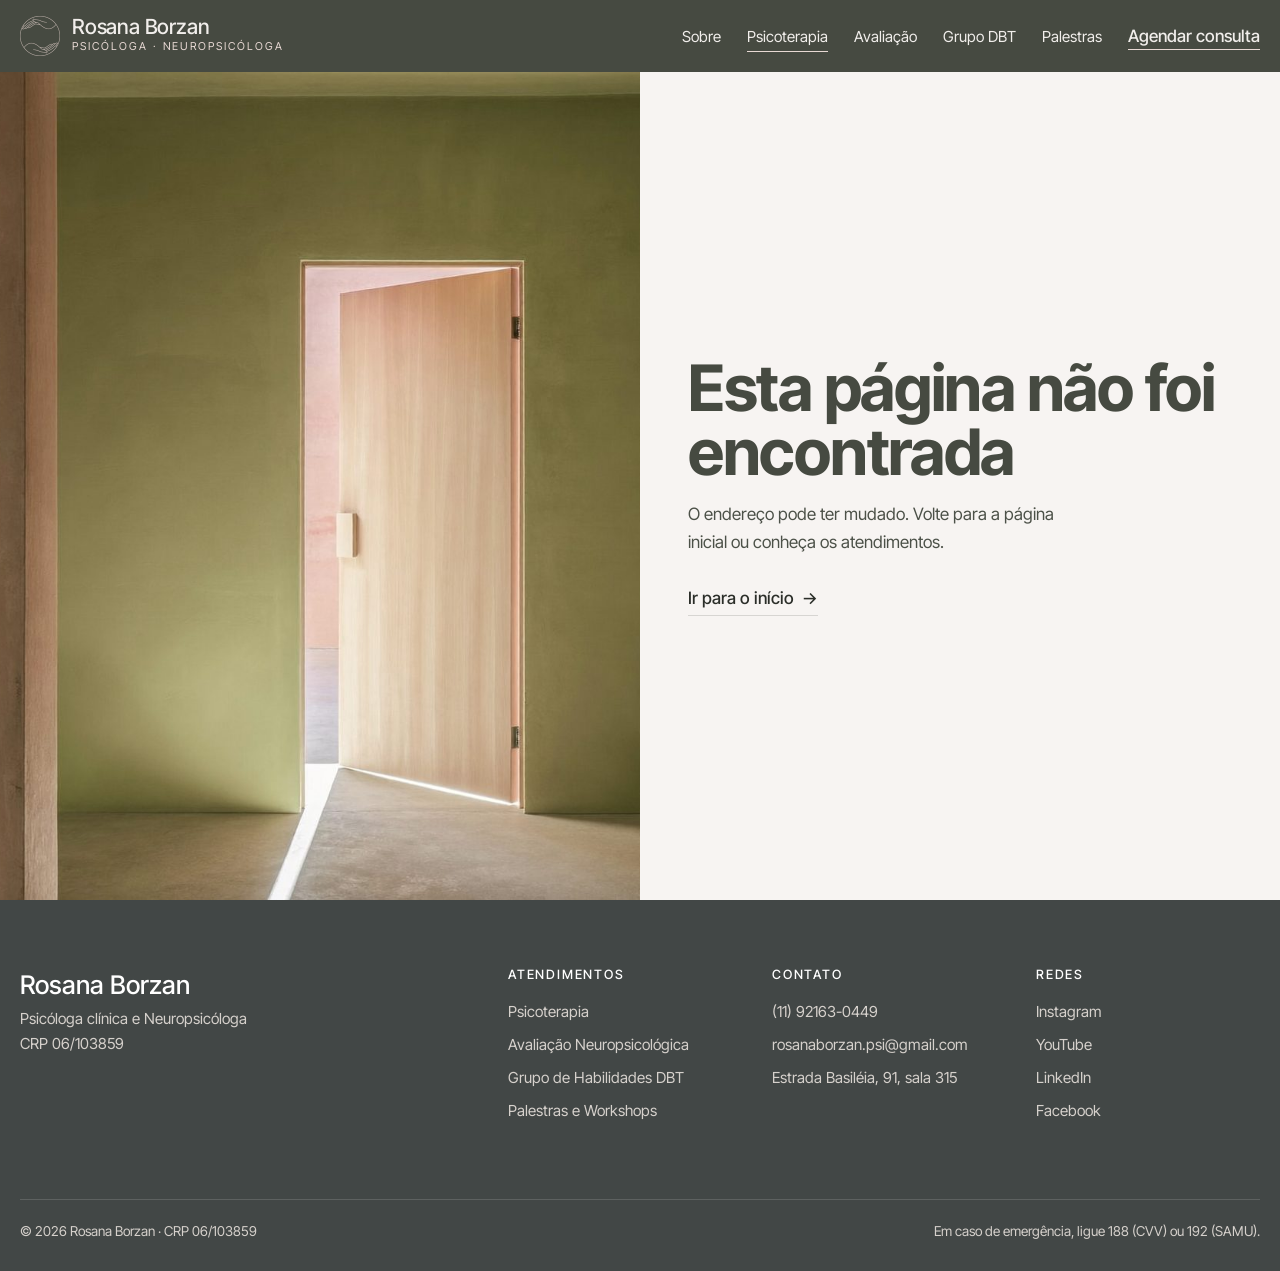
<file: psicoterapia/index.html>
<!DOCTYPE html><html lang="pt-BR"><head><meta charSet="utf-8"/><meta name="viewport" content="width=device-width, initial-scale=1"/><link rel="preload" as="image" href="/assets/simbolo.png"/><link rel="preload" as="image" href="/assets/cap-psicoterapia.jpg" fetchPriority="high"/><link rel="preload" as="image" href="/assets/icone-agenda-oliva.png"/><link rel="preload" as="image" href="/assets/icone-conversa-claro.png"/><link rel="preload" as="image" href="/assets/icone-email-claro.png"/><link rel="preload" as="image" href="/assets/icone-local-claro.png"/><link rel="stylesheet" href="/assets/styles-Do5dzljn.css" data-precedence="default"/><link rel="stylesheet" href="https://api.fontshare.com/v2/css?f[]=cabinet-grotesk@500,700&amp;display=swap" data-precedence="default"/><link rel="stylesheet" href="https://fonts.googleapis.com/css2?family=Inter+Tight:wght@400;500&amp;display=swap" data-precedence="default"/><title>Psicoterapia na Granja Viana e online | Rosana Borzan</title><meta name="robots" content="noindex, nofollow"/><meta name="theme-color" content="#464A41"/><meta property="og:type" content="website"/><meta property="og:locale" content="pt_BR"/><meta name="twitter:card" content="summary_large_image"/><meta property="og:image:width" content="1200"/><meta property="og:image:height" content="630"/><meta name="twitter:image" content="https://rosana2.borzanti.com/assets/og-image.jpg"/><meta name="description" content="Psicoterapia para adolescentes, adultos e idosos com Terapia do Esquema, TCC e DBT. Consultório na Granja Viana, Cotia/SP, e atendimento online."/><meta property="og:title" content="Psicoterapia na Granja Viana e online | Rosana Borzan"/><meta property="og:description" content="Psicoterapia para adolescentes, adultos e idosos com Terapia do Esquema, TCC e DBT. Consultório na Granja Viana, Cotia/SP, e atendimento online."/><meta property="og:url" content="https://www.rosanaborzan.com.br/psicoterapia"/><meta property="og:image" content="https://rosana2.borzanti.com/assets/og-image.jpg"/><link rel="modulepreload" href="/assets/index-ts2fD1tq.js"/><link rel="modulepreload" href="/assets/psicoterapia-Cpb7_uE3.js"/><link rel="modulepreload" href="/assets/page-BVqDJsbF.js"/><link rel="canonical" href="https://www.rosanaborzan.com.br"/><link rel="icon" href="/favicon.ico" sizes="any"/><link rel="icon" type="image/png" sizes="32x32" href="/favicon-32.png"/><link rel="icon" type="image/png" sizes="16x16" href="/favicon-16.png"/><link rel="apple-touch-icon" href="/apple-touch-icon.png"/><link rel="manifest" href="/site.webmanifest"/><link rel="preconnect" href="https://fonts.googleapis.com"/><link rel="preconnect" href="https://fonts.gstatic.com" crossorigin="anonymous"/><link rel="canonical" href="https://www.rosanaborzan.com.br/psicoterapia"/><script type="application/ld+json">{"@context":"https://schema.org","@graph":[{"@type":"Person","@id":"https://www.rosanaborzan.com.br/#rosana","name":"Rosana Borzan","jobTitle":"Psicóloga clínica e Neuropsicóloga","identifier":"CRP 06/103859","url":"https://www.rosanaborzan.com.br","image":"https://rosana2.borzanti.com/assets/rosana-retrato.jpg","knowsAbout":["Terapia do Esquema","Terapia Comportamental Dialética (DBT)","Terapia Cognitivo-Comportamental (TCC)","Avaliação Neuropsicológica","Prática Baseada em Evidências","Terapia de Casal"]},{"@type":"MedicalBusiness","name":"Rosana Borzan, Psicóloga e Neuropsicóloga","url":"https://www.rosanaborzan.com.br","telephone":"+5511921630449","email":"rosanaborzan.psi@gmail.com","founder":{"@id":"https://www.rosanaborzan.com.br/#rosana"},"address":{"@type":"PostalAddress","streetAddress":"Estrada Basiléia, 91, sala 315 (Vianna Espaços Modulares)","addressLocality":"Cotia","addressRegion":"SP","addressCountry":"BR"},"areaServed":["Granja Viana","Cotia","São Paulo","Brasil (online)"]}]}</script></head><body class="rb"><!--$--><header class="nav"><a class="skip" href="#conteudo">Pular para o conteúdo</a><div class="wrap"><a aria-label="Rosana Borzan, página inicial" href="/" class="brand"><img src="/assets/simbolo.png" alt="" width="40" height="40"/><span><b>Rosana Borzan</b><small>Psicóloga · Neuropsicóloga</small></span></a><button class="menu-btn" aria-expanded="false" aria-controls="menu">Menu</button><ul id="menu" data-open="false"><li><a href="/sobre" class="nav-link">Sobre</a></li><li><a class="nav-link active" href="/psicoterapia" data-status="active" aria-current="page">Psicoterapia</a></li><li><a href="/avaliacao-neuropsicologica" class="nav-link">Avaliação</a></li><li><a href="/grupo-dbt" class="nav-link">Grupo DBT</a></li><li><a href="/palestras" class="nav-link">Palestras</a></li><li><a class="nav-cta" href="https://wa.me/5511921630449?text=Ol%C3%A1%2C%20Dra.%20Rosana!%20Gostaria%20de%20agendar%20uma%20consulta." target="_blank" rel="noopener">Agendar consulta</a></li></ul></div></header><main id="conteudo"><section class="page-hero"><img src="/assets/cap-psicoterapia.jpg" alt="Poltrona clara em uma sala tranquila com luz suave" width="2048" height="1152" fetchPriority="high"/><div class="wrap"><nav class="crumb" aria-label="Você está em"><a href="/">Início</a> / <!-- -->Psicoterapia</nav><h1 class="rise">Psicoterapia individual</h1><p class="rise rise-2">Um espaço seguro para compreender a origem do sofrimento e construir mudanças duradouras. Presencial na Granja Viana ou online.</p></div></section><section class="page-body"><div class="wrap"><div class="prose"><h2>Por que fazer psicoterapia</h2><p>Procurar psicoterapia muitas vezes é uma escolha difícil, mas corajosa. Nesse encontro, terapeuta e paciente exploram juntos questões que trazem dor e abrem espaço para uma transformação significativa.</p><ul class="ruled"><li><b>Autoconhecimento:</b> compreender melhor a si mesmo.</li><li><b>Saúde mental:</b> reduzir sintomas emocionais e promover bem-estar.</li><li><b>Novas habilidades:</b> lidar melhor com emoções, conflitos e decisões.</li><li><b>Relacionamentos:</b> fortalecer a comunicação e os vínculos.</li></ul><h2>Quando pode ajudar</h2><p>Ansiedade, depressão, padrões que se repetem nos relacionamentos, baixa autoestima, emoções intensas e impulsividade, transtornos de personalidade, uso de álcool e outras substâncias, compulsão alimentar, TDAH, luto e transições de vida.</p><h2>Abordagens</h2><ul class="ruled"><li><b>Terapia do Esquema:</b> identifica padrões emocionais profundos, muitas vezes formados na infância, e ajuda a construir formas mais saudáveis de se relacionar.</li><li><b>Terapia Cognitivo-Comportamental (TCC):</b> trabalha a relação entre pensamentos, emoções e comportamentos, com objetivos claros e ampla comprovação científica.</li><li><b>Terapia Comportamental Dialética (DBT):</b> desenvolvida para emoções muito intensas, ensina habilidades práticas de regulação emocional e de convivência.</li></ul><h2>Como funciona</h2><div class="steps-row"><div><strong>01</strong><b>Contato</b><p>Mensagem pelo WhatsApp, e-mail ou formulário para tirar dúvidas.</p></div><div><strong>02</strong><b>Primeira sessão</b><p>Conhecer sua história, suas queixas e suas expectativas.</p></div><div><strong>03</strong><b>Plano</b><p>Objetivos e abordagem definidos em conjunto.</p></div><div><strong>04</strong><b>Acompanhamento</b><p>Sessões regulares, com revisão periódica da evolução.</p></div></div></div><aside class="aside"><img class="icon" src="/assets/icone-agenda-oliva.png" alt="" width="24" height="24" aria-hidden="true"/><h3>Agende sua consulta</h3><p>Presencial na Granja Viana ou online, por videochamada. Adolescentes, adultos e idosos.</p><a class="split-cta" href="https://wa.me/5511921630449?text=Ol%C3%A1%2C%20Dra.%20Rosana!%20Gostaria%20de%20informa%C3%A7%C3%B5es%20sobre%20psicoterapia." target="_blank" rel="noopener"><span class="over">Agendar consulta</span><span class="under" aria-hidden="true"><svg viewBox="0 0 24 24" fill="currentColor" aria-hidden="true"><path d="M12 2a10 10 0 0 0-8.6 15.1L2 22l5-1.3A10 10 0 1 0 12 2Zm0 18.2c-1.5 0-3-.4-4.3-1.2l-.3-.2-3 .8.8-2.9-.2-.3A8.2 8.2 0 1 1 12 20.2Zm4.5-6.1c-.2-.1-1.5-.7-1.7-.8-.2-.1-.4-.1-.6.1l-.8 1c-.1.2-.3.2-.5.1a6.7 6.7 0 0 1-3.3-2.9c-.3-.4.3-.4.7-1.3.1-.2 0-.3 0-.4l-.8-1.8c-.2-.5-.4-.4-.6-.4h-.5a1 1 0 0 0-.7.3c-.2.3-.9.9-.9 2.2s.9 2.5 1 2.7c.1.2 1.8 2.8 4.4 3.9 1.6.7 2.3.8 3.1.6.5-.1 1.5-.6 1.7-1.2.2-.6.2-1.1.2-1.2-.1-.1-.3-.2-.5-.3Z"></path></svg> WhatsApp</span></a><small>Rosana Borzan · <!-- -->CRP 06/103859</small></aside></div></section><section class="contact" id="contato" aria-labelledby="contato-titulo"><div class="wrap"><div><span class="eyebrow">Contato</span><h2 id="contato-titulo">Será um prazer te acolher</h2><p class="contact-lead">Envie uma mensagem para tirar dúvidas ou agendar sua consulta. O retorno é feito pessoalmente.</p><ul class="contact-list"><li><img class="icon" src="/assets/icone-conversa-claro.png" alt="" width="24" height="24" aria-hidden="true"/><b>WhatsApp</b><a href="https://wa.me/5511921630449?text=Ol%C3%A1%2C%20Dra.%20Rosana!%20Gostaria%20de%20agendar%20uma%20consulta." target="_blank" rel="noopener">(11) 92163-0449</a></li><li><img class="icon" src="/assets/icone-email-claro.png" alt="" width="24" height="24" aria-hidden="true"/><b>E-mail</b><a href="mailto:rosanaborzan.psi@gmail.com">rosanaborzan.psi@gmail.com</a></li><li><img class="icon" src="/assets/icone-local-claro.png" alt="" width="24" height="24" aria-hidden="true"/><b>Consultório</b><span>Estrada Basiléia, 91, sala 315<!-- -->, <!-- -->Granja Viana, Cotia/SP</span></li></ul></div><form class="form" noValidate=""><h3>Fale comigo pelo WhatsApp</h3><p class="hint">Preencha e sua mensagem abre pronta no WhatsApp. Nenhum dado fica guardado no site.</p><div class="field"><label for="nome">Seu nome</label><input id="nome" autoComplete="name" name="nome"/></div><div class="field"><label for="assunto">Assunto</label><select id="assunto" name="assunto"><option selected="">Psicoterapia individual</option><option>Avaliação Neuropsicológica</option><option>Grupo de Habilidades DBT</option><option>Palestras e Workshops</option><option>Outro assunto</option></select></div><div class="field"><label for="modalidade">Preferência</label><select id="modalidade" name="modalidade"><option value="" selected="">Sem preferência</option><option>Presencial</option><option>Online</option></select></div><div class="field"><label for="mensagem">Mensagem (opcional)</label><textarea id="mensagem" name="mensagem"></textarea></div><button class="band-cta" type="submit"><span>Enviar pelo WhatsApp</span><span aria-hidden="true">→</span></button></form></div></section></main><footer class="footer"><div class="wrap"><div><p style="font-family:var(--display);font-size:1.6rem;color:#fff;font-weight:500">Rosana Borzan</p><p>Psicóloga clínica e Neuropsicóloga</p><p>CRP 06/103859</p></div><div><h4>Atendimentos</h4><ul><li><a class="active" href="/psicoterapia" data-status="active" aria-current="page">Psicoterapia</a></li><li><a href="/avaliacao-neuropsicologica">Avaliação Neuropsicológica</a></li><li><a href="/grupo-dbt">Grupo de Habilidades DBT</a></li><li><a href="/palestras">Palestras e Workshops</a></li></ul></div><div><h4>Contato</h4><ul><li><a href="https://wa.me/5511921630449?text=Ol%C3%A1%2C%20Dra.%20Rosana!%20Gostaria%20de%20agendar%20uma%20consulta." target="_blank" rel="noopener">(11) 92163-0449</a></li><li><a href="mailto:rosanaborzan.psi@gmail.com">rosanaborzan.psi@gmail.com</a></li><li><a href="https://www.google.com/maps/search/?api=1&amp;query=Estrada+Basil%C3%A9ia+91+Granja+Viana+Cotia+SP" target="_blank" rel="noopener">Estrada Basiléia, 91, sala 315</a></li></ul></div><div><h4>Redes</h4><ul><li><a href="https://instagram.com/rosanaborzan.psi" target="_blank" rel="noopener">Instagram</a></li><li><a href="https://www.youtube.com/@rosanaborzan-psi" target="_blank" rel="noopener">YouTube</a></li><li><a href="https://www.linkedin.com/in/rosana-borzan-b3a8b321/" target="_blank" rel="noopener">LinkedIn</a></li><li><a href="https://www.facebook.com/rosanaborzan.psi" target="_blank" rel="noopener">Facebook</a></li></ul></div><div class="footer-bottom"><span>© 2026 Rosana Borzan · <!-- -->CRP 06/103859</span><span>Em caso de emergência, ligue 188 (CVV) ou 192 (SAMU).</span></div></div></footer><a class="wa-fab" href="https://wa.me/5511921630449?text=Ol%C3%A1%2C%20Dra.%20Rosana!%20Gostaria%20de%20agendar%20uma%20consulta." target="_blank" rel="noopener" aria-label="Conversar pelo WhatsApp"><svg viewBox="0 0 24 24" fill="currentColor" aria-hidden="true"><path d="M12 2a10 10 0 0 0-8.6 15.1L2 22l5-1.3A10 10 0 1 0 12 2Zm0 18.2c-1.5 0-3-.4-4.3-1.2l-.3-.2-3 .8.8-2.9-.2-.3A8.2 8.2 0 1 1 12 20.2Zm4.5-6.1c-.2-.1-1.5-.7-1.7-.8-.2-.1-.4-.1-.6.1l-.8 1c-.1.2-.3.2-.5.1a6.7 6.7 0 0 1-3.3-2.9c-.3-.4.3-.4.7-1.3.1-.2 0-.3 0-.4l-.8-1.8c-.2-.5-.4-.4-.6-.4h-.5a1 1 0 0 0-.7.3c-.2.3-.9.9-.9 2.2s.9 2.5 1 2.7c.1.2 1.8 2.8 4.4 3.9 1.6.7 2.3.8 3.1.6.5-.1 1.5-.6 1.7-1.2.2-.6.2-1.1.2-1.2-.1-.1-.3-.2-.5-.3Z"></path></svg></a><script>(function(a,f){let l;try{l=JSON.parse(sessionStorage.getItem(a)||"{}")}catch{return}const n=l?.[f||history.state?.__TSR_key];let c=!1;for(const t in n){const e=n[t],o=e?.scrollX,s=e?.scrollY;if(Number.isFinite(o)&&Number.isFinite(s)){if(t==="window")scrollTo(o,s),c=!0;else if(t)try{const r=document.querySelector(t);r&&(r.scrollLeft=o,r.scrollTop=s)}catch{}}}if(c)return;const i=location.hash.slice(1);if(i){const t=history.state?.__hashScrollIntoViewOptions??!0;if(t){const e=document.getElementById(i);e&&e.scrollIntoView(t)}return}scrollTo(0,0)})("tsr-scroll-restoration-v1_3");document.currentScript.remove()</script><!--/$--><script class="$tsr" id="$tsr-stream-barrier">(self.$R=self.$R||{})["tsr"]=[];self.$_TSR={h(){this.hydrated=!0,this.c()},e(){this.streamEnded=!0,this.c()},c(){this.hydrated&&this.streamEnded&&(delete self.$_TSR,delete self.$R.tsr)},p(e){this.initialized?e():this.buffer.push(e)},buffer:[]};$_TSR.router=($R=>$R[0]={manifest:$R[1]={routes:$R[2]={__root__:$R[3]={preloads:$R[4]=["/assets/index-ts2fD1tq.js"],scripts:$R[5]=[$R[6]={attrs:$R[7]={type:"module",async:!0,src:"/assets/index-ts2fD1tq.js"}}]},"/psicoterapia":$R[8]={preloads:$R[9]=["/assets/psicoterapia-Cpb7_uE3.js","/assets/page-BVqDJsbF.js"]}}},matches:$R[10]=[$R[11]={i:"__root__ ",u:1792010307121,s:"success",ssr:!0},$R[12]={i:" psicoterapia psicoterapia",u:1792010307162,s:"success",ssr:!0}],lastMatchId:" psicoterapia psicoterapia"})($R["tsr"]);$_TSR.e();document.currentScript.remove()</script><script type="module" async="" src="/assets/index-ts2fD1tq.js"></script></body></html>
</file>
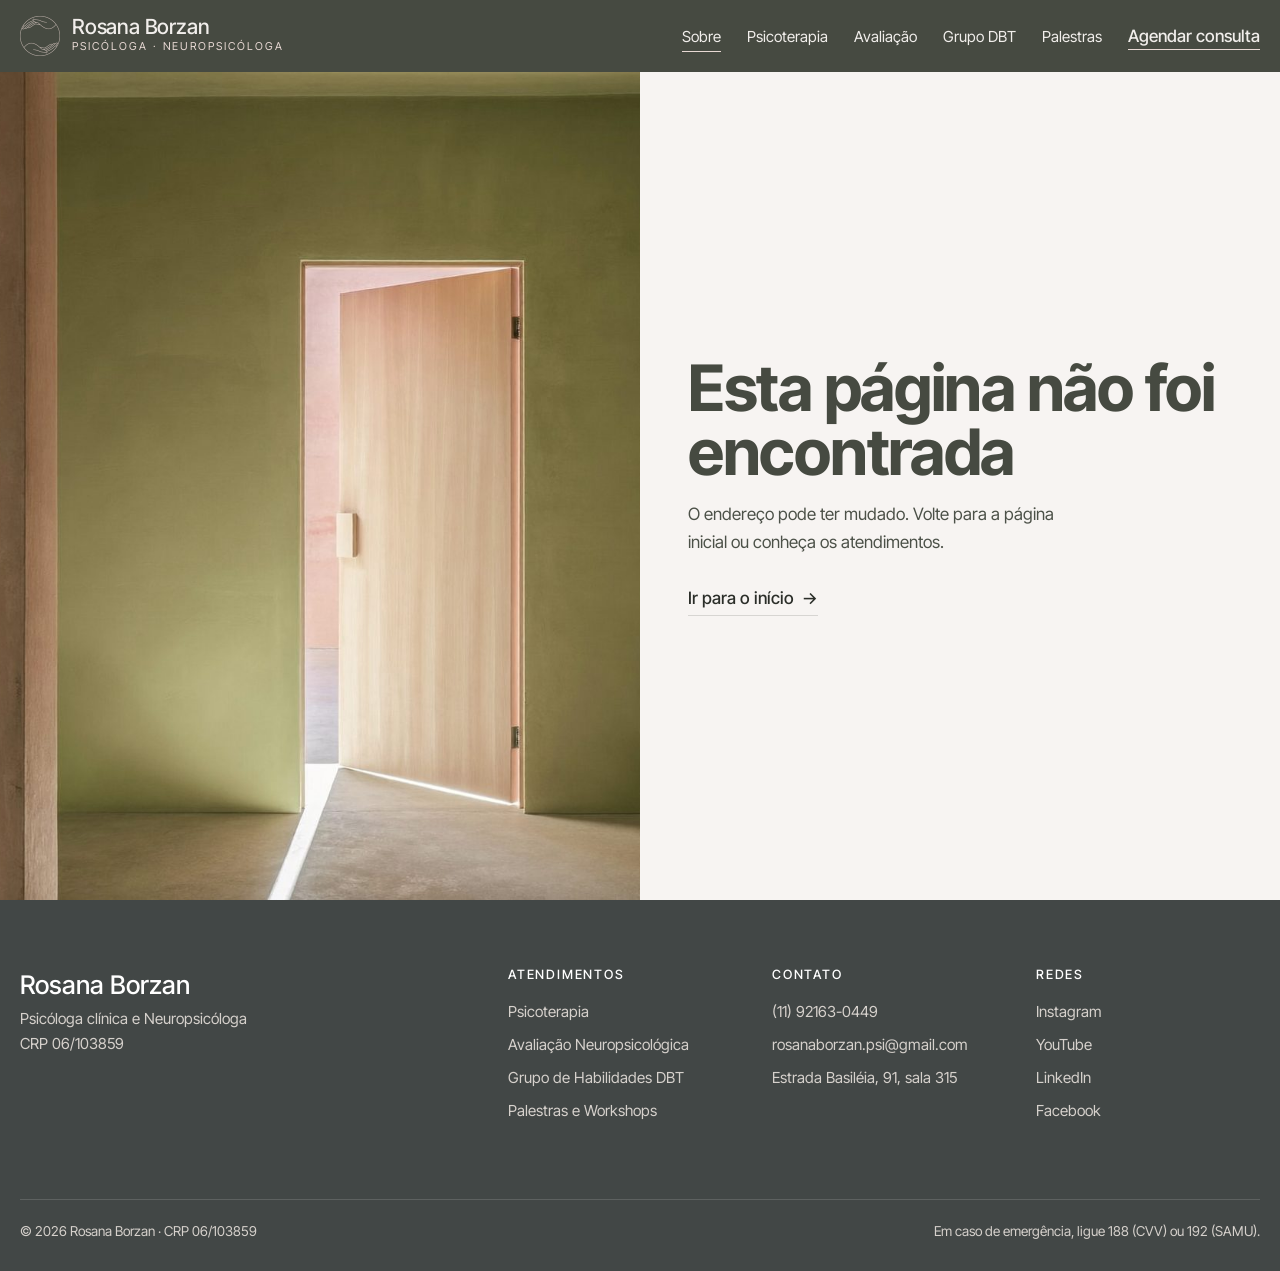
<file: sobre/index.html>
<!DOCTYPE html><html lang="pt-BR"><head><meta charSet="utf-8"/><meta name="viewport" content="width=device-width, initial-scale=1"/><link rel="preload" as="image" href="/assets/simbolo.png"/><link rel="preload" as="image" href="/assets/plate-hero.jpg" fetchPriority="high"/><link rel="preload" as="image" href="/assets/icone-agenda-oliva.png"/><link rel="preload" as="image" href="/assets/icone-conversa-claro.png"/><link rel="preload" as="image" href="/assets/icone-email-claro.png"/><link rel="preload" as="image" href="/assets/icone-local-claro.png"/><link rel="stylesheet" href="/assets/styles-Do5dzljn.css" data-precedence="default"/><link rel="stylesheet" href="https://api.fontshare.com/v2/css?f[]=cabinet-grotesk@500,700&amp;display=swap" data-precedence="default"/><link rel="stylesheet" href="https://fonts.googleapis.com/css2?family=Inter+Tight:wght@400;500&amp;display=swap" data-precedence="default"/><title>Sobre Rosana Borzan | Psicóloga e Neuropsicóloga</title><meta name="robots" content="noindex, nofollow"/><meta name="theme-color" content="#464A41"/><meta property="og:type" content="website"/><meta property="og:locale" content="pt_BR"/><meta name="twitter:card" content="summary_large_image"/><meta property="og:image:width" content="1200"/><meta property="og:image:height" content="630"/><meta name="twitter:image" content="https://rosana2.borzanti.com/assets/og-image.jpg"/><meta name="description" content="Psicóloga clínica desde 2010, neuropsicóloga, formada em Terapia do Esquema, DBT e Terapia de Casal, pós-graduada pela UNIFESP e USP e coautora de três livros."/><meta property="og:title" content="Sobre Rosana Borzan | Psicóloga e Neuropsicóloga"/><meta property="og:description" content="Psicóloga clínica desde 2010, neuropsicóloga, formada em Terapia do Esquema, DBT e Terapia de Casal, pós-graduada pela UNIFESP e USP e coautora de três livros."/><meta property="og:url" content="https://www.rosanaborzan.com.br/sobre"/><meta property="og:image" content="https://rosana2.borzanti.com/assets/og-image.jpg"/><link rel="modulepreload" href="/assets/index-ts2fD1tq.js"/><link rel="modulepreload" href="/assets/sobre-CrGRDMdI.js"/><link rel="modulepreload" href="/assets/page-BVqDJsbF.js"/><link rel="canonical" href="https://www.rosanaborzan.com.br"/><link rel="icon" href="/favicon.ico" sizes="any"/><link rel="icon" type="image/png" sizes="32x32" href="/favicon-32.png"/><link rel="icon" type="image/png" sizes="16x16" href="/favicon-16.png"/><link rel="apple-touch-icon" href="/apple-touch-icon.png"/><link rel="manifest" href="/site.webmanifest"/><link rel="preconnect" href="https://fonts.googleapis.com"/><link rel="preconnect" href="https://fonts.gstatic.com" crossorigin="anonymous"/><link rel="canonical" href="https://www.rosanaborzan.com.br/sobre"/><script type="application/ld+json">{"@context":"https://schema.org","@graph":[{"@type":"Person","@id":"https://www.rosanaborzan.com.br/#rosana","name":"Rosana Borzan","jobTitle":"Psicóloga clínica e Neuropsicóloga","identifier":"CRP 06/103859","url":"https://www.rosanaborzan.com.br","image":"https://rosana2.borzanti.com/assets/rosana-retrato.jpg","knowsAbout":["Terapia do Esquema","Terapia Comportamental Dialética (DBT)","Terapia Cognitivo-Comportamental (TCC)","Avaliação Neuropsicológica","Prática Baseada em Evidências","Terapia de Casal"]},{"@type":"MedicalBusiness","name":"Rosana Borzan, Psicóloga e Neuropsicóloga","url":"https://www.rosanaborzan.com.br","telephone":"+5511921630449","email":"rosanaborzan.psi@gmail.com","founder":{"@id":"https://www.rosanaborzan.com.br/#rosana"},"address":{"@type":"PostalAddress","streetAddress":"Estrada Basiléia, 91, sala 315 (Vianna Espaços Modulares)","addressLocality":"Cotia","addressRegion":"SP","addressCountry":"BR"},"areaServed":["Granja Viana","Cotia","São Paulo","Brasil (online)"]}]}</script></head><body class="rb"><!--$--><header class="nav"><a class="skip" href="#conteudo">Pular para o conteúdo</a><div class="wrap"><a aria-label="Rosana Borzan, página inicial" href="/" class="brand"><img src="/assets/simbolo.png" alt="" width="40" height="40"/><span><b>Rosana Borzan</b><small>Psicóloga · Neuropsicóloga</small></span></a><button class="menu-btn" aria-expanded="false" aria-controls="menu">Menu</button><ul id="menu" data-open="false"><li><a class="nav-link active" href="/sobre" data-status="active" aria-current="page">Sobre</a></li><li><a href="/psicoterapia" class="nav-link">Psicoterapia</a></li><li><a href="/avaliacao-neuropsicologica" class="nav-link">Avaliação</a></li><li><a href="/grupo-dbt" class="nav-link">Grupo DBT</a></li><li><a href="/palestras" class="nav-link">Palestras</a></li><li><a class="nav-cta" href="https://wa.me/5511921630449?text=Ol%C3%A1%2C%20Dra.%20Rosana!%20Gostaria%20de%20agendar%20uma%20consulta." target="_blank" rel="noopener">Agendar consulta</a></li></ul></div></header><main id="conteudo"><section class="page-hero"><img src="/assets/plate-hero.jpg" alt="Parede verde com sombras de folhas" width="2048" height="1152" fetchPriority="high"/><div class="wrap"><nav class="crumb" aria-label="Você está em"><a href="/">Início</a> / <!-- -->Sobre</nav><h1 class="rise">Acolher, transformar e direcionar</h1><p class="rise rise-2">Psicóloga clínica desde 2010 e neuropsicóloga. CRP 06/103859.</p></div></section><section class="page-body"><div class="wrap"><div class="prose"><h2>Olá, sou a Rosana</h2><p>Sou apaixonada por gente e pelos mistérios da mente humana. Meu propósito é ajudar meus pacientes a identificar as origens de seus problemas e conduzi-los por um caminho de autoconhecimento e de mudança dos padrões que já não fazem sentido.</p><p>Trabalho com Terapia do Esquema, Terapia Cognitivo-Comportamental e Terapia Comportamental Dialética. Como neuropsicóloga, também realizo avaliações neuropsicológicas. Atendo adolescentes, adultos e idosos, no consultório da Granja Viana e online.</p><h2>Formação</h2><ul class="formation"><li><b>Pós-graduação em Dependência Química</b><span>UNIAD / UNIFESP</span></li><li><b>Análise do Comportamento</b><span>HU / USP</span></li><li><b>Especialização em Terapia Cognitivo-Comportamental</b><span>CETCC</span></li><li><b>Pós-graduação em Neuropsicologia</b><span>IPOG / SP</span></li><li><b>Pós-graduação em Prática Baseada em Evidências em Psicologia Clínica</b><span>InPBE, Instituto de Psicologia Baseada em Evidências</span></li><li><b>Avaliação Psicológica</b><span>IPOG / SP</span></li><li><b>Formação em Terapia do Esquema</b><span>Wainer Psicologia</span></li><li><b>Formação em Terapia Comportamental Dialética (DBT)</b><span>Sínteses, Centro de Terapia Baseada em Evidências</span></li><li><b>Formação em Terapia de Casal</b><span>ITPC, Instituto de Teoria e Pesquisa em Psicoterapia Cognitivo-Comportamental</span></li><li><b>Formação Clínica em Terapia do Esquema, Neurociência e Psicologia Positiva</b><span>NUAPP / Rio de Janeiro</span></li><li><b>“Muito Prazer, Terapia do Esquema”</b><span>Ana Rizzon Psicologia</span></li></ul><h2>Publicações</h2><ul class="ruled"><li><b>Reescrevendo sua História através da Terapia do Esquema</b>, <!-- -->Editora Leader</li><li><b>Transtornos da Personalidade: Técnicas Clássicas e Inovadoras das Terapias Cognitivo-Comportamentais</b>, <!-- -->Nila Press</li><li><b>Mulheres na Psicologia: O Poder de uma História, Vol. II</b>, <!-- -->Editora Leader</li></ul></div><aside class="aside"><img class="icon" src="/assets/icone-agenda-oliva.png" alt="" width="24" height="24" aria-hidden="true"/><h3>Conte comigo</h3><p>Será um prazer te acolher. Presencial na Granja Viana ou online.</p><a class="split-cta" href="https://wa.me/5511921630449?text=Ol%C3%A1%2C%20Dra.%20Rosana!%20Gostaria%20de%20agendar%20uma%20consulta." target="_blank" rel="noopener"><span class="over">Agendar consulta</span><span class="under" aria-hidden="true"><svg viewBox="0 0 24 24" fill="currentColor" aria-hidden="true"><path d="M12 2a10 10 0 0 0-8.6 15.1L2 22l5-1.3A10 10 0 1 0 12 2Zm0 18.2c-1.5 0-3-.4-4.3-1.2l-.3-.2-3 .8.8-2.9-.2-.3A8.2 8.2 0 1 1 12 20.2Zm4.5-6.1c-.2-.1-1.5-.7-1.7-.8-.2-.1-.4-.1-.6.1l-.8 1c-.1.2-.3.2-.5.1a6.7 6.7 0 0 1-3.3-2.9c-.3-.4.3-.4.7-1.3.1-.2 0-.3 0-.4l-.8-1.8c-.2-.5-.4-.4-.6-.4h-.5a1 1 0 0 0-.7.3c-.2.3-.9.9-.9 2.2s.9 2.5 1 2.7c.1.2 1.8 2.8 4.4 3.9 1.6.7 2.3.8 3.1.6.5-.1 1.5-.6 1.7-1.2.2-.6.2-1.1.2-1.2-.1-.1-.3-.2-.5-.3Z"></path></svg> WhatsApp</span></a><small>Rosana Borzan · <!-- -->CRP 06/103859</small></aside></div></section><section class="contact" id="contato" aria-labelledby="contato-titulo"><div class="wrap"><div><span class="eyebrow">Contato</span><h2 id="contato-titulo">Será um prazer te acolher</h2><p class="contact-lead">Envie uma mensagem para tirar dúvidas ou agendar sua consulta. O retorno é feito pessoalmente.</p><ul class="contact-list"><li><img class="icon" src="/assets/icone-conversa-claro.png" alt="" width="24" height="24" aria-hidden="true"/><b>WhatsApp</b><a href="https://wa.me/5511921630449?text=Ol%C3%A1%2C%20Dra.%20Rosana!%20Gostaria%20de%20agendar%20uma%20consulta." target="_blank" rel="noopener">(11) 92163-0449</a></li><li><img class="icon" src="/assets/icone-email-claro.png" alt="" width="24" height="24" aria-hidden="true"/><b>E-mail</b><a href="mailto:rosanaborzan.psi@gmail.com">rosanaborzan.psi@gmail.com</a></li><li><img class="icon" src="/assets/icone-local-claro.png" alt="" width="24" height="24" aria-hidden="true"/><b>Consultório</b><span>Estrada Basiléia, 91, sala 315<!-- -->, <!-- -->Granja Viana, Cotia/SP</span></li></ul></div><form class="form" noValidate=""><h3>Fale comigo pelo WhatsApp</h3><p class="hint">Preencha e sua mensagem abre pronta no WhatsApp. Nenhum dado fica guardado no site.</p><div class="field"><label for="nome">Seu nome</label><input id="nome" autoComplete="name" name="nome"/></div><div class="field"><label for="assunto">Assunto</label><select id="assunto" name="assunto"><option selected="">Psicoterapia individual</option><option>Avaliação Neuropsicológica</option><option>Grupo de Habilidades DBT</option><option>Palestras e Workshops</option><option>Outro assunto</option></select></div><div class="field"><label for="modalidade">Preferência</label><select id="modalidade" name="modalidade"><option value="" selected="">Sem preferência</option><option>Presencial</option><option>Online</option></select></div><div class="field"><label for="mensagem">Mensagem (opcional)</label><textarea id="mensagem" name="mensagem"></textarea></div><button class="band-cta" type="submit"><span>Enviar pelo WhatsApp</span><span aria-hidden="true">→</span></button></form></div></section></main><footer class="footer"><div class="wrap"><div><p style="font-family:var(--display);font-size:1.6rem;color:#fff;font-weight:500">Rosana Borzan</p><p>Psicóloga clínica e Neuropsicóloga</p><p>CRP 06/103859</p></div><div><h4>Atendimentos</h4><ul><li><a href="/psicoterapia">Psicoterapia</a></li><li><a href="/avaliacao-neuropsicologica">Avaliação Neuropsicológica</a></li><li><a href="/grupo-dbt">Grupo de Habilidades DBT</a></li><li><a href="/palestras">Palestras e Workshops</a></li></ul></div><div><h4>Contato</h4><ul><li><a href="https://wa.me/5511921630449?text=Ol%C3%A1%2C%20Dra.%20Rosana!%20Gostaria%20de%20agendar%20uma%20consulta." target="_blank" rel="noopener">(11) 92163-0449</a></li><li><a href="mailto:rosanaborzan.psi@gmail.com">rosanaborzan.psi@gmail.com</a></li><li><a href="https://www.google.com/maps/search/?api=1&amp;query=Estrada+Basil%C3%A9ia+91+Granja+Viana+Cotia+SP" target="_blank" rel="noopener">Estrada Basiléia, 91, sala 315</a></li></ul></div><div><h4>Redes</h4><ul><li><a href="https://instagram.com/rosanaborzan.psi" target="_blank" rel="noopener">Instagram</a></li><li><a href="https://www.youtube.com/@rosanaborzan-psi" target="_blank" rel="noopener">YouTube</a></li><li><a href="https://www.linkedin.com/in/rosana-borzan-b3a8b321/" target="_blank" rel="noopener">LinkedIn</a></li><li><a href="https://www.facebook.com/rosanaborzan.psi" target="_blank" rel="noopener">Facebook</a></li></ul></div><div class="footer-bottom"><span>© 2026 Rosana Borzan · <!-- -->CRP 06/103859</span><span>Em caso de emergência, ligue 188 (CVV) ou 192 (SAMU).</span></div></div></footer><a class="wa-fab" href="https://wa.me/5511921630449?text=Ol%C3%A1%2C%20Dra.%20Rosana!%20Gostaria%20de%20agendar%20uma%20consulta." target="_blank" rel="noopener" aria-label="Conversar pelo WhatsApp"><svg viewBox="0 0 24 24" fill="currentColor" aria-hidden="true"><path d="M12 2a10 10 0 0 0-8.6 15.1L2 22l5-1.3A10 10 0 1 0 12 2Zm0 18.2c-1.5 0-3-.4-4.3-1.2l-.3-.2-3 .8.8-2.9-.2-.3A8.2 8.2 0 1 1 12 20.2Zm4.5-6.1c-.2-.1-1.5-.7-1.7-.8-.2-.1-.4-.1-.6.1l-.8 1c-.1.2-.3.2-.5.1a6.7 6.7 0 0 1-3.3-2.9c-.3-.4.3-.4.7-1.3.1-.2 0-.3 0-.4l-.8-1.8c-.2-.5-.4-.4-.6-.4h-.5a1 1 0 0 0-.7.3c-.2.3-.9.9-.9 2.2s.9 2.5 1 2.7c.1.2 1.8 2.8 4.4 3.9 1.6.7 2.3.8 3.1.6.5-.1 1.5-.6 1.7-1.2.2-.6.2-1.1.2-1.2-.1-.1-.3-.2-.5-.3Z"></path></svg></a><script>(function(a,f){let l;try{l=JSON.parse(sessionStorage.getItem(a)||"{}")}catch{return}const n=l?.[f||history.state?.__TSR_key];let c=!1;for(const t in n){const e=n[t],o=e?.scrollX,s=e?.scrollY;if(Number.isFinite(o)&&Number.isFinite(s)){if(t==="window")scrollTo(o,s),c=!0;else if(t)try{const r=document.querySelector(t);r&&(r.scrollLeft=o,r.scrollTop=s)}catch{}}}if(c)return;const i=location.hash.slice(1);if(i){const t=history.state?.__hashScrollIntoViewOptions??!0;if(t){const e=document.getElementById(i);e&&e.scrollIntoView(t)}return}scrollTo(0,0)})("tsr-scroll-restoration-v1_3");document.currentScript.remove()</script><!--/$--><script class="$tsr" id="$tsr-stream-barrier">(self.$R=self.$R||{})["tsr"]=[];self.$_TSR={h(){this.hydrated=!0,this.c()},e(){this.streamEnded=!0,this.c()},c(){this.hydrated&&this.streamEnded&&(delete self.$_TSR,delete self.$R.tsr)},p(e){this.initialized?e():this.buffer.push(e)},buffer:[]};$_TSR.router=($R=>$R[0]={manifest:$R[1]={routes:$R[2]={__root__:$R[3]={preloads:$R[4]=["/assets/index-ts2fD1tq.js"],scripts:$R[5]=[$R[6]={attrs:$R[7]={type:"module",async:!0,src:"/assets/index-ts2fD1tq.js"}}]},"/sobre":$R[8]={preloads:$R[9]=["/assets/sobre-CrGRDMdI.js","/assets/page-BVqDJsbF.js"]}}},matches:$R[10]=[$R[11]={i:"__root__ ",u:1792010307103,s:"success",ssr:!0},$R[12]={i:" sobre sobre",u:1792010307105,s:"success",ssr:!0}],lastMatchId:" sobre sobre"})($R["tsr"]);$_TSR.e();document.currentScript.remove()</script><script type="module" async="" src="/assets/index-ts2fD1tq.js"></script></body></html>
</file>
<file: assets/styles-Do5dzljn.css>
@layer properties{@supports (((-webkit-hyphens:none)) and (not (margin-trim:inline))) or ((-moz-orient:inline) and (not (color:rgb(from red r g b)))){*,:before,:after,::backdrop{--tw-shadow:0 0 #0000;--tw-shadow-color:initial;--tw-shadow-alpha:100%;--tw-inset-shadow:0 0 #0000;--tw-inset-shadow-color:initial;--tw-inset-shadow-alpha:100%;--tw-ring-color:initial;--tw-ring-shadow:0 0 #0000;--tw-inset-ring-color:initial;--tw-inset-ring-shadow:0 0 #0000;--tw-ring-inset:initial;--tw-ring-offset-width:0px;--tw-ring-offset-color:#fff;--tw-ring-offset-shadow:0 0 #0000;--tw-translate-x:0;--tw-translate-y:0;--tw-translate-z:0;--tw-rotate-x:initial;--tw-rotate-y:initial;--tw-rotate-z:initial;--tw-skew-x:initial;--tw-skew-y:initial;--tw-space-y-reverse:0;--tw-space-x-reverse:0;--tw-border-style:solid;--tw-gradient-position:initial;--tw-gradient-from:#0000;--tw-gradient-via:#0000;--tw-gradient-to:#0000;--tw-gradient-stops:initial;--tw-gradient-via-stops:initial;--tw-gradient-from-position:0%;--tw-gradient-via-position:50%;--tw-gradient-to-position:100%;--tw-leading:initial;--tw-font-weight:initial;--tw-tracking:initial;--tw-ordinal:initial;--tw-slashed-zero:initial;--tw-numeric-figure:initial;--tw-numeric-spacing:initial;--tw-numeric-fraction:initial;--tw-outline-style:solid;--tw-blur:initial;--tw-brightness:initial;--tw-contrast:initial;--tw-grayscale:initial;--tw-hue-rotate:initial;--tw-invert:initial;--tw-opacity:initial;--tw-saturate:initial;--tw-sepia:initial;--tw-drop-shadow:initial;--tw-drop-shadow-color:initial;--tw-drop-shadow-alpha:100%;--tw-drop-shadow-size:initial;--tw-backdrop-blur:initial;--tw-backdrop-brightness:initial;--tw-backdrop-contrast:initial;--tw-backdrop-grayscale:initial;--tw-backdrop-hue-rotate:initial;--tw-backdrop-invert:initial;--tw-backdrop-opacity:initial;--tw-backdrop-saturate:initial;--tw-backdrop-sepia:initial;--tw-duration:initial;--tw-ease:initial;--tw-content:"";--tw-scale-x:1;--tw-scale-y:1;--tw-scale-z:1;--tw-animation-delay:0s;--tw-animation-direction:normal;--tw-animation-duration:initial;--tw-animation-fill-mode:none;--tw-animation-iteration-count:1;--tw-enter-blur:0;--tw-enter-opacity:1;--tw-enter-rotate:0;--tw-enter-scale:1;--tw-enter-translate-x:0;--tw-enter-translate-y:0;--tw-exit-blur:0;--tw-exit-opacity:1;--tw-exit-rotate:0;--tw-exit-scale:1;--tw-exit-translate-x:0;--tw-exit-translate-y:0}}}@layer reset;@layer theme{:root,:host{--font-sans:ui-sans-serif, system-ui, sans-serif, "Apple Color Emoji", "Segoe UI Emoji", "Segoe UI Symbol", "Noto Color Emoji";--font-mono:ui-monospace, SFMono-Regular, Menlo, Monaco, Consolas, "Liberation Mono", "Courier New", monospace;--color-black:#000;--color-white:#fff;--spacing:.25rem;--container-sm:24rem;--container-md:28rem;--container-lg:32rem;--container-7xl:80rem;--text-xs:.75rem;--text-xs--line-height:calc(1 / .75);--text-sm:.875rem;--text-sm--line-height:calc(1.25 / .875);--text-base:1rem;--text-base--line-height: 1.5 ;--text-lg:1.125rem;--text-lg--line-height:calc(1.75 / 1.125);--text-2xl:1.5rem;--text-2xl--line-height:calc(2 / 1.5);--font-weight-normal:400;--font-weight-medium:500;--font-weight-semibold:600;--font-weight-bold:700;--tracking-tight:-.025em;--tracking-widest:.1em;--leading-relaxed:1.625;--ease-out:cubic-bezier(0, 0, .2, 1);--ease-in-out:cubic-bezier(.4, 0, .2, 1);--animate-pulse:pulse 2s cubic-bezier(.4, 0, .6, 1) infinite;--blur-sm:8px;--blur-md:12px;--blur-3xl:64px;--aspect-video:16 / 9;--default-transition-duration:.15s;--default-transition-timing-function:cubic-bezier(.4, 0, .2, 1);--default-font-family:var(--font-sans);--default-mono-font-family:var(--font-mono);--border-width-q-hairline:var(--hf-border-width-hairline);--border-width-q-thin:var(--hf-border-width-thin);--border-width-q-medium:var(--hf-border-width-medium);--border-width-q-thick:var(--hf-border-width-thick);--radius-q-0:var(--hf-radius-0);--radius-q-100:var(--hf-radius-100);--radius-q-150:var(--hf-radius-150);--radius-q-200:var(--hf-radius-200);--radius-q-250:var(--hf-radius-250);--radius-q-300:var(--hf-radius-300);--radius-q-400:var(--hf-radius-400);--radius-q-500:var(--hf-radius-500);--radius-q-600:var(--hf-radius-600);--radius-q-full:var(--hf-radius-full);--spacing-q-100:var(--hf-space-100);--spacing-q-150:var(--hf-space-150);--spacing-q-200:var(--hf-space-200);--spacing-q-500:var(--hf-space-500);--spacing-q-600:var(--hf-space-600);--spacing-q-800:var(--hf-space-800);--spacing-q-1000:var(--hf-space-1000);--spacing-q-1200:var(--hf-space-1200);--spacing-q-1400:var(--hf-space-1400);--z-index-q-modal:var(--hf-z-index-modal);--size-q-icon-xs:var(--hf-icon-xs);--opacity-q-disabled:var(--hf-opacity-disabled);--color-border:var(--hf-color-border-default)}}@layer base{*,:after,:before,::backdrop{box-sizing:border-box;border:0 solid;margin:0;padding:0}::file-selector-button{box-sizing:border-box;border:0 solid;margin:0;padding:0}html,:host{-webkit-text-size-adjust:100%;tab-size:4;line-height:1.5;font-family:var(--default-font-family,ui-sans-serif, system-ui, sans-serif, "Apple Color Emoji", "Segoe UI Emoji", "Segoe UI Symbol", "Noto Color Emoji");font-feature-settings:var(--default-font-feature-settings,normal);font-variation-settings:var(--default-font-variation-settings,normal);-webkit-tap-highlight-color:transparent}hr{height:0;color:inherit;border-top-width:1px}abbr:where([title]){-webkit-text-decoration:underline dotted;text-decoration:underline dotted}h1,h2,h3,h4,h5,h6{font-size:inherit;font-weight:inherit}a{color:inherit;-webkit-text-decoration:inherit;text-decoration:inherit}b,strong{font-weight:bolder}code,kbd,samp,pre{font-family:var(--default-mono-font-family,ui-monospace, SFMono-Regular, Menlo, Monaco, Consolas, "Liberation Mono", "Courier New", monospace);font-feature-settings:var(--default-mono-font-feature-settings,normal);font-variation-settings:var(--default-mono-font-variation-settings,normal);font-size:1em}small{font-size:80%}sub,sup{vertical-align:baseline;font-size:75%;line-height:0;position:relative}sub{bottom:-.25em}sup{top:-.5em}table{text-indent:0;border-color:inherit;border-collapse:collapse}:-moz-focusring{outline:auto}progress{vertical-align:baseline}summary{display:list-item}ol,ul,menu{list-style:none}img,svg,video,canvas,audio,iframe,embed,object{vertical-align:middle;display:block}img,video{max-width:100%;height:auto}button,input,select,optgroup,textarea{font:inherit;font-feature-settings:inherit;font-variation-settings:inherit;letter-spacing:inherit;color:inherit;opacity:1;background-color:#0000;border-radius:0}::file-selector-button{font:inherit;font-feature-settings:inherit;font-variation-settings:inherit;letter-spacing:inherit;color:inherit;opacity:1;background-color:#0000;border-radius:0}:where(select:is([multiple],[size])) optgroup{font-weight:bolder}:where(select:is([multiple],[size])) optgroup option{padding-inline-start:20px}::file-selector-button{margin-inline-end:4px}::placeholder{opacity:1}@supports (not ((-webkit-appearance:-apple-pay-button))) or (contain-intrinsic-size:1px){::placeholder{color:currentColor}@supports (color:color-mix(in lab,red,red)){::placeholder{color:color-mix(in oklab,currentcolor 50%,transparent)}}}textarea{resize:vertical}::-webkit-search-decoration{-webkit-appearance:none}::-webkit-date-and-time-value{min-height:1lh;text-align:inherit}::-webkit-datetime-edit{display:inline-flex}::-webkit-datetime-edit-fields-wrapper{padding:0}::-webkit-datetime-edit{padding-block:0}::-webkit-datetime-edit-year-field{padding-block:0}::-webkit-datetime-edit-month-field{padding-block:0}::-webkit-datetime-edit-day-field{padding-block:0}::-webkit-datetime-edit-hour-field{padding-block:0}::-webkit-datetime-edit-minute-field{padding-block:0}::-webkit-datetime-edit-second-field{padding-block:0}::-webkit-datetime-edit-millisecond-field{padding-block:0}::-webkit-datetime-edit-meridiem-field{padding-block:0}::-webkit-calendar-picker-indicator{line-height:1}:-moz-ui-invalid{box-shadow:none}button,input:where([type=button],[type=reset],[type=submit]){appearance:button}::file-selector-button{appearance:button}::-webkit-inner-spin-button{height:auto}::-webkit-outer-spin-button{height:auto}[hidden]:where(:not([hidden=until-found])){display:none!important}html{background-color:var(--hf-color-background-primary);color:var(--hf-color-text-primary);color-scheme:dark}body{background-color:var(--hf-color-background-primary);min-height:100vh;color:var(--hf-color-text-primary);font-family:var(--hf-type-family-secondary)}*{border-color:var(--hf-color-border-default)}}@layer components;@layer utilities{.q-dot-glow{position:relative}.q-dot-glow:before{content:"";inset:var(--hf-space-0);z-index:-1;border-radius:var(--hf-radius-full);filter:blur(var(--hf-space-050));pointer-events:none;will-change:transform,opacity;background-color:currentColor;animation:2.4s ease-in-out infinite q-dot-glow;position:absolute}.q-dot-pulse{position:relative}.q-dot-pulse:before,.q-dot-pulse:after{content:"";inset:var(--hf-space-0);z-index:-1;border-radius:var(--hf-radius-full);pointer-events:none;will-change:transform,opacity;animation:q-dot-pulse 2s var(--hf-ease-out) infinite;background-color:currentColor;position:absolute}.q-dot-pulse:after{animation-delay:var(--hf-duration-1000)}.q-vault-viewport{inset:var(--hf-space-0);z-index:var(--hf-z-index-modal);pointer-events:none;position:fixed}.q-vault-viewport>*{pointer-events:auto}.q-generation-card-generating{inset:var(--hf-space-0);border-radius:inherit;pointer-events:none;position:absolute;overflow:hidden}.q-icon-tile-gradient{border:var(--hf-border-width-thin) solid #c5c5c53d;color:#fff;box-shadow:0 4px 2px #00000014,inset 0 2px 4px #ffffff3d}.q-icon-tile-gradient:before,.q-icon-tile-gradient:after{content:"";pointer-events:none;position:absolute;inset:0}.q-icon-tile-gradient:before{mix-blend-mode:overlay;background-image:linear-gradient(#fff3,#0000)}.q-icon-tile-gradient:after{mix-blend-mode:hard-light;background-image:linear-gradient(#ffffff52,#0000)}.q-prompt-box-upload-filled:after{content:"";background-image:linear-gradient(to top,var(--hf-color-transparent-dark-60),transparent 60%);pointer-events:none;position:absolute;inset:0}.q-glass{--q-glass-blur:var(--hf-space-1000);--q-glass-saturate:1.6;--q-glass-radius:var(--hf-radius-600);--q-glass-sheen-height:50%;--q-glass-sheen-color:var(--hf-color-transparent-light-15);box-sizing:border-box;min-width:var(--hf-space-0);isolation:isolate;border-radius:var(--q-glass-radius);background-color:var(--hf-color-background-glass);color:var(--hf-color-text-primary);-webkit-backdrop-filter:blur(var(--q-glass-blur)) saturate(var(--q-glass-saturate));backdrop-filter:blur(var(--q-glass-blur)) saturate(var(--q-glass-saturate));box-shadow:inset var(--hf-border-width-thin) var(--hf-border-width-thin) var(--hf-space-0) var(--hf-color-transparent-light-20),inset calc(-1 * var(--hf-border-width-thin)) calc(-1 * var(--hf-border-width-thin)) var(--hf-space-0) var(--hf-color-transparent-dark-15);transition-property:box-shadow,transform,background-color;transition-duration:var(--hf-duration-normal);transition-timing-function:var(--hf-ease-out);flex-direction:column;display:flex;position:relative;overflow:clip}.q-glass:before{content:"";inset-block-start:var(--hf-space-0);inset-inline:var(--hf-space-0);height:var(--q-glass-sheen-height);pointer-events:none;z-index:-1;background-image:linear-gradient(to bottom,var(--q-glass-sheen-color),transparent);position:absolute}.q-sonner-viewport{z-index:var(--hf-z-index-toast);width:min(var(--q-sonner-width),calc(100vw - var(--hf-space-800)));pointer-events:none;position:fixed}.q-sonner-viewport>*{pointer-events:auto}.q-sonner-viewport[data-position$=-right]{right:var(--hf-space-400)}.q-sonner-viewport[data-position$=-left]{left:var(--hf-space-400)}.q-sonner-viewport[data-position$=-center]{left:50%;transform:translate(-50%)}.q-sonner-viewport[data-position^=top]{top:var(--hf-space-400)}.q-sonner-viewport[data-position^=bottom]{bottom:var(--hf-space-400)}.q-tabs-indicator{box-sizing:border-box;bottom:auto;left:var(--active-tab-left);pointer-events:none;top:var(--active-tab-top);transition-duration:var(--q-tabs-transition-duration);transition-property:background,background-color,border-color,border-radius,box-shadow,height,left,top,width;transition-timing-function:var(--q-tabs-transition-ease);will-change:height,left,top,width;z-index:0;position:absolute}.q-vault{z-index:var(--hf-z-index-modal);background-color:var(--hf-color-background-glass);-webkit-backdrop-filter:blur(var(--hf-space-1000));backdrop-filter:blur(var(--hf-space-1000));border:var(--hf-border-width-thin) solid var(--hf-color-border-subtle);color:var(--hf-color-text-primary);box-shadow:inset 0 var(--hf-space-050) 3px var(--hf-color-transparent-light-05),0 var(--hf-space-100) var(--hf-space-600) calc(-1 * var(--hf-space-200)) var(--hf-color-transparent-dark-15);transition:transform calc(var(--hf-duration-400) * var(--drawer-swipe-strength,1)) var(--hf-ease-emphasized);flex-direction:column;display:flex;position:fixed}.q-vault[data-swiping]{transition:none}.q-vault:after{content:"";background-color:var(--hf-color-background-glass);-webkit-backdrop-filter:blur(var(--hf-space-1000));backdrop-filter:blur(var(--hf-space-1000));pointer-events:none;position:absolute}.q-prompt-box-generate{justify-content:center;align-self:stretch;align-items:center;gap:var(--hf-space-150);width:var(--q-prompt-box-generate-width);padding:var(--hf-space-500) var(--hf-space-500) var(--hf-space-600);border-radius:var(--hf-radius-300);color:var(--hf-color-text-inverse);cursor:pointer;background-image:linear-gradient(191deg,#ffff1400 12.7%,#ffff14 75.8%),linear-gradient(90deg,#d1fe17 0% 100%);outline:none;flex-direction:column;flex-shrink:0;transition-property:filter,box-shadow;display:flex;position:relative;overflow:clip;box-shadow:inset 0 -3px #00000052,0 32px 24px #00000026,0 6px 4px #00000040}.q-prompt-box-generate:hover{filter:brightness(1.04)}.q-prompt-box-generate:focus-visible{box-shadow:0 0 0 var(--hf-border-width-thick) var(--hf-color-background-primary),0 0 0 var(--hf-space-100) var(--hf-color-border-focus)}.q-prompt-box-generate:disabled,.q-prompt-box-generate[data-disabled]{pointer-events:none;opacity:var(--hf-opacity-disabled)}.q-media-overlay{justify-content:center;align-items:center;gap:var(--hf-space-200);pointer-events:none;display:flex;position:absolute}.q-media-overlay>*{pointer-events:auto}.q-nav-positioner{z-index:var(--hf-z-index-popover)}.q-nav-positioner[data-anchor-hidden]{opacity:0;pointer-events:none}.q-media-card-action{align-items:center;gap:var(--hf-space-150);height:var(--hf-space-700);padding:var(--hf-space-150) var(--hf-space-250);border:var(--hf-border-width-thin) solid var(--hf-color-border-default);border-radius:var(--hf-radius-250);background-color:var(--hf-color-transparent-dark-30);-webkit-backdrop-filter:blur(var(--hf-space-300));backdrop-filter:blur(var(--hf-space-300));color:var(--hf-color-text-primary);box-shadow:var(--hf-shadow-sheen),0 var(--hf-space-050) var(--hf-space-100) 0 var(--hf-color-transparent-dark-12);cursor:pointer;white-space:nowrap;font-family:var(--hf-type-family-secondary);font-size:var(--hf-type-size-100);font-weight:var(--hf-type-weight-semi-bold);line-height:var(--hf-type-line-height-300);letter-spacing:var(--hf-type-letter-spacing-none);outline:none;transition-property:background-color,background-image,border-color,box-shadow;display:inline-flex}.q-media-card-action:focus-visible{box-shadow:0 0 0 var(--hf-border-width-thick) var(--hf-color-background-primary),0 0 0 var(--hf-space-100) var(--hf-color-border-focus)}.q-media-card-action:hover{background-image:linear-gradient(var(--hf-color-transparent-light-20),var(--hf-color-transparent-light-20))}.q-media-card-action:disabled{pointer-events:none;opacity:var(--hf-opacity-disabled)}.q-media-card-action svg{width:var(--hf-icon-sm);height:var(--hf-icon-sm);flex-shrink:0}.q-prompt-box-mode{justify-content:center;align-items:center;gap:var(--hf-space-100);width:100%;height:3.125rem;padding:var(--hf-space-150) var(--hf-space-300);border-radius:var(--hf-radius-400);color:var(--hf-color-text-secondary);cursor:pointer;background-color:#0000;outline:none;flex-direction:column;transition-property:background-color,background-image,color,box-shadow;display:flex}.q-prompt-box-mode:hover{background-image:linear-gradient(var(--hf-color-overlay-hover),var(--hf-color-overlay-hover))}.q-prompt-box-mode:focus-visible{box-shadow:0 0 0 var(--hf-border-width-thick) var(--hf-color-background-primary),0 0 0 var(--hf-space-100) var(--hf-color-border-focus)}.q-prompt-box-mode:disabled,.q-prompt-box-mode[data-disabled]{pointer-events:none;opacity:var(--hf-opacity-disabled)}.q-prompt-box-pill{justify-content:center;align-items:center;gap:var(--hf-space-100);height:1.75rem;padding-inline:var(--hf-space-200);border-radius:var(--hf-radius-200);background-color:var(--hf-color-transparent-light-05);color:var(--hf-color-text-primary);cursor:pointer;font-family:var(--hf-type-family-secondary);font-size:var(--hf-type-size-100);font-weight:var(--hf-type-weight-medium);line-height:var(--hf-type-line-height-300);letter-spacing:var(--hf-type-letter-spacing-none);outline:none;flex-shrink:0;transition-property:background-color,background-image,box-shadow;display:inline-flex}.q-prompt-box-pill:hover{background-image:linear-gradient(var(--hf-color-overlay-hover),var(--hf-color-overlay-hover))}.q-prompt-box-pill:focus-visible{box-shadow:0 0 0 var(--hf-border-width-thick) var(--hf-color-background-primary),0 0 0 var(--hf-space-100) var(--hf-color-border-focus)}.q-prompt-box-pill[data-popup-open]{background-image:linear-gradient(var(--hf-color-overlay-hover),var(--hf-color-overlay-hover))}.q-prompt-box-pill:disabled,.q-prompt-box-pill[data-disabled]{pointer-events:none;opacity:var(--hf-opacity-disabled)}.q-setting-trigger{align-items:center;gap:var(--hf-space-200);width:100%;min-width:var(--hf-space-0);padding:var(--hf-space-200) var(--hf-space-300);border:var(--hf-border-width-thin) solid var(--hf-color-border-subtle);border-radius:var(--hf-radius-300);background-color:var(--hf-color-overlay-dim-soft);text-align:start;cursor:pointer;outline:none;transition-property:background-color,background-image,border-color,box-shadow;display:flex}.q-setting-trigger:hover{background-image:linear-gradient(var(--hf-color-overlay-hover),var(--hf-color-overlay-hover))}.q-setting-trigger:focus-visible{box-shadow:0 0 0 var(--hf-border-width-thick) var(--hf-color-background-primary),0 0 0 var(--hf-space-100) var(--hf-color-border-focus)}.q-setting-trigger:disabled,.q-setting-trigger[data-disabled]{pointer-events:none;opacity:var(--hf-opacity-disabled)}.q-button{text-align:center;text-overflow:ellipsis;white-space:nowrap;-webkit-user-select:none;user-select:none;cursor:pointer;--tw-outline-style:none;max-width:100%;transition-property:color,background-color,background-image,border-color,box-shadow;transition-timing-function:var(--tw-ease,var(--default-transition-timing-function));transition-duration:var(--tw-duration,var(--default-transition-duration));outline-style:none;grid-auto-flow:column;place-content:center;align-items:center;display:inline-grid;overflow:hidden}.q-button:focus-visible{box-shadow:0 0 0 var(--hf-border-width-thick) var(--hf-color-background-primary),0 0 0 var(--hf-space-100) var(--hf-color-border-focus)}.q-button:disabled{pointer-events:none;opacity:.5}.q-toggle{cursor:pointer;border-radius:var(--radius-q-300);color:var(--hf-color-text-secondary);--tw-outline-style:none;-webkit-user-select:none;user-select:none;transition-property:color,background-color,border-color,outline-color,text-decoration-color,fill,stroke,--tw-gradient-from,--tw-gradient-via,--tw-gradient-to;transition-timing-function:var(--tw-ease,var(--default-transition-timing-function));transition-duration:var(--tw-duration,var(--default-transition-duration));background-color:#0000;outline-style:none;flex-shrink:0;justify-content:center;align-items:center;display:inline-flex}.q-toggle:hover{background-color:var(--hf-color-overlay-hover)}.q-toggle[data-pressed]{background-color:var(--q-tint)}@supports (color:color-mix(in lab,red,red)){.q-toggle[data-pressed]{background-color:color-mix(in oklch,var(--q-tint) 10%,transparent)}}.q-toggle[data-pressed]{color:var(--q-tint)}.q-toggle:focus-visible{--tw-ring-shadow:var(--tw-ring-inset,) 0 0 0 calc(2px + var(--tw-ring-offset-width)) var(--tw-ring-color,currentcolor);box-shadow:var(--tw-inset-shadow),var(--tw-inset-ring-shadow),var(--tw-ring-offset-shadow),var(--tw-ring-shadow),var(--tw-shadow);--tw-ring-color:var(--q-tint)}@supports (color:color-mix(in lab,red,red)){.q-toggle:focus-visible{--tw-ring-color:color-mix(in oklch, var(--q-tint) 40%, transparent)}}.q-toggle[data-disabled]{pointer-events:none;opacity:var(--opacity-q-disabled)}.q-nav-item{align-items:center;gap:var(--hf-space-100);padding:var(--hf-space-100) var(--hf-space-200);border-radius:var(--hf-radius-200);color:var(--hf-color-text-tertiary);font-family:var(--hf-type-family-secondary);font-size:var(--hf-type-size-200);font-weight:var(--hf-type-weight-medium);line-height:var(--hf-type-line-height-500);letter-spacing:var(--hf-type-letter-spacing-loose);white-space:nowrap;cursor:pointer;-webkit-user-select:none;user-select:none;transition:background-color var(--hf-duration-150) ease,color var(--hf-duration-150) ease;background-color:#0000;text-decoration:none;display:inline-flex}.q-nav-item:hover,.q-nav-item[data-popup-open]{background-color:var(--hf-color-overlay-hover);color:var(--hf-color-text-primary)}.q-nav-item[data-active],.q-nav-item[aria-current=page]{color:var(--hf-color-text-primary)}.q-nav-item[data-disabled]{color:var(--hf-color-text-disabled);pointer-events:none}.pointer-events-auto{pointer-events:auto}.pointer-events-none{pointer-events:none}.collapse{visibility:collapse}.invisible{visibility:hidden}.visible{visibility:visible}.q-sidebar-collaborator-avatar{z-index:2;border-radius:var(--hf-radius-full);width:1.125rem;height:1.125rem;flex:none;margin-inline-end:calc(-1 * var(--hf-space-050));display:inline-flex;position:relative;overflow:hidden}.q-sidebar-collaborator-avatar>img{object-fit:cover;width:122.22%;height:122.22%;position:absolute;inset:-11.11%}.q-modal-backdrop{inset:var(--hf-space-0);z-index:var(--hf-z-index-overlay);background-color:var(--hf-color-overlay-scrim);transition-property:opacity;transition-duration:var(--hf-duration-normal);transition-timing-function:var(--hf-ease-out);position:fixed}.q-modal-backdrop[data-starting-style],.q-modal-backdrop[data-ending-style]{opacity:0}.q-vault-backdrop{inset:var(--hf-space-0);z-index:var(--hf-z-index-overlay);background-color:var(--hf-color-overlay-scrim);opacity:calc(1 - var(--drawer-swipe-progress,0));transition:opacity var(--hf-duration-400) var(--hf-ease-emphasized);position:fixed}.q-vault-backdrop[data-starting-style],.q-vault-backdrop[data-ending-style]{opacity:0}.q-sidebar-project-thumb{width:var(--hf-space-600);height:var(--hf-space-600);border-radius:var(--hf-radius-200);color:var(--hf-color-icon-secondary);flex:none;justify-content:center;align-items:center;display:inline-flex;position:relative;overflow:visible}.q-sidebar-project-thumb>img,.q-sidebar-project-thumb>.q-sidebar-project-thumb-fallback{inset:var(--hf-space-0);border-radius:inherit;background-color:var(--hf-color-transparent-light-05);object-fit:cover;width:100%;height:100%;box-shadow:0 var(--hf-space-050) var(--hf-border-width-medium) calc(-1 * var(--hf-space-050)) var(--hf-color-shadow-sm),inset 0 var(--hf-space-050) var(--hf-space-150) var(--hf-space-0) var(--hf-color-transparent-light-15);-webkit-backdrop-filter:blur(var(--hf-space-300));backdrop-filter:blur(var(--hf-space-300));justify-content:center;align-items:center;display:inline-flex;position:absolute;overflow:hidden}.q-sidebar-project-thumb svg{width:var(--hf-space-600);height:var(--hf-space-600)}.q-media-fallback{justify-content:center;align-items:center;gap:var(--hf-space-200);padding:var(--hf-space-400);background-color:var(--hf-color-background-elevated-start);color:var(--hf-color-text-tertiary);text-align:center;flex-direction:column;display:flex;position:absolute;inset:0}.q-progress-center{inset:var(--hf-space-0);color:var(--hf-color-text-primary);font-family:var(--hf-type-family-secondary);font-size:var(--hf-type-size-100);font-weight:var(--hf-type-weight-medium);line-height:var(--hf-type-line-height-300);letter-spacing:var(--hf-type-letter-spacing-none);place-items:center;display:grid;position:absolute}.q-prompt-box-upload-media{object-fit:cover;width:100%;height:100%;position:absolute;inset:0}.q-command-detail-scroll{inset:var(--hf-space-0);overscroll-behavior:contain;padding:var(--hf-space-300);position:absolute;overflow-y:auto}.q-generation-card-glow{background-image:radial-gradient(120% 100% at 50% 0%,var(--hf-color-brand-primary) 0%,var(--hf-color-brand-primary) 38%,transparent 72%);height:45%;position:absolute;inset-block-start:0;inset-inline:0}@supports (color:color-mix(in lab,red,red)){.q-generation-card-glow{background-image:radial-gradient(120% 100% at 50% 0%,color-mix(in oklab,var(--hf-color-brand-primary) 60%,transparent) 0%,color-mix(in oklab,var(--hf-color-brand-primary) 22%,transparent) 38%,transparent 72%)}}.q-generation-card-glow{animation:q-generation-pulse var(--hf-duration-1400) ease-in-out infinite}.q-virtual-grid-track{inset-block-start:var(--hf-space-0);inset-inline:var(--hf-space-0);will-change:transform;width:100%;position:absolute}.q-progress-fill{inset-block:var(--hf-space-0);left:var(--hf-space-0);border-radius:var(--hf-radius-full);background-color:var(--q-tint);transition:width var(--hf-duration-350) var(--hf-ease-in-out-circ);will-change:width;position:absolute}.q-progress-segment-fill{inset-block:var(--hf-space-0);left:var(--hf-space-0);border-radius:var(--hf-radius-full);background-color:var(--q-tint);transition:width var(--hf-duration-350) var(--hf-ease-in-out-circ);position:absolute}.q-generation-card-status{align-items:center;gap:var(--hf-space-200);padding:var(--hf-space-150) var(--hf-space-400) var(--hf-space-150) var(--hf-space-250);border-radius:var(--hf-radius-full);background-color:var(--hf-color-overlay-hover);-webkit-backdrop-filter:blur(var(--hf-space-300));backdrop-filter:blur(var(--hf-space-300));display:inline-flex;position:absolute;inset-block-start:var(--hf-space-200);inset-inline-start:var(--hf-space-200)}.q-media-card-action-slot{display:inline-flex;position:absolute;inset-block-start:var(--hf-space-400);inset-inline-end:var(--hf-space-400)}.q-sidebar-pin{z-index:1;width:var(--hf-space-500);height:var(--hf-space-500);padding:var(--hf-space-0);border:var(--hf-border-width-none) solid transparent;border-radius:var(--hf-radius-150);color:var(--hf-color-icon-tertiary);cursor:pointer;opacity:0;transform:translateY(-50%) translate(var(--hf-space-100)) scale(.96);transition:opacity var(--hf-duration-150) ease,color var(--hf-duration-150) ease,background-color var(--hf-duration-150) ease,transform var(--hf-duration-150) ease;will-change:opacity,transform;inset-inline-end:var(--hf-space-150);background-color:#0000;justify-content:center;align-items:center;display:inline-flex;position:absolute;top:50%}.q-sidebar-pin:hover{color:var(--hf-color-icon-primary);background-color:var(--hf-color-overlay-hover)}.q-sidebar-pin:focus-visible{opacity:1;box-shadow:inset 0 0 0 var(--hf-border-width-thick) var(--hf-color-border-focus);outline:none}.q-sidebar-pin[data-pinned]{opacity:1;color:var(--hf-color-icon-primary);transform:translateY(-50%) translate(var(--hf-space-0)) scale(1)}.q-sidebar-pin>svg{width:calc(var(--hf-space-300) + var(--hf-space-050));height:calc(var(--hf-space-300) + var(--hf-space-050))}.q-sidebar-action{z-index:1;opacity:1;transition:opacity var(--hf-duration-150) ease,transform var(--hf-duration-150) ease;will-change:opacity,transform;inset-inline-end:var(--hf-space-150);justify-content:center;align-items:center;display:inline-flex;position:absolute;top:50%;transform:translateY(-50%)}.q-modal{z-index:var(--hf-z-index-modal);box-sizing:border-box;gap:var(--hf-space-200);width:min(var(--q-modal-width),calc(100vw - var(--hf-space-800)));max-height:calc(100dvh - var(--hf-space-1600));padding:var(--hf-space-200);background-color:var(--hf-color-background-glass);-webkit-backdrop-filter:blur(var(--hf-space-1000));backdrop-filter:blur(var(--hf-space-1000));border-radius:var(--hf-radius-600);transition-property:opacity,transform;transition-duration:var(--hf-duration-normal);transition-timing-function:var(--hf-ease-out);outline:none;flex-direction:column;display:flex;position:fixed;top:50%;left:50%;overflow:clip;transform:translate(-50%,-50%)}.q-modal[data-starting-style],.q-modal[data-ending-style]{opacity:0;transform:translate(-50%,-50%)scale(.96)}.q-modal[data-ending-style]{transition-duration:var(--hf-duration-150);transition-timing-function:var(--hf-ease-in)}.q-switch-thumb{background-color:var(--q-switch-thumb-bg);border:var(--hf-border-width-none) solid transparent;border-radius:var(--q-switch-thumb-radius);box-shadow:var(--q-switch-thumb-shadow-soft);box-sizing:border-box;height:var(--q-switch-thumb-size);left:var(--q-switch-padding);top:var(--q-switch-padding);transform-origin:0;transition-property:border-color,box-shadow,transform;transition-duration:var(--q-switch-duration-thumb);transition-timing-function:var(--q-switch-ease);width:var(--q-switch-thumb-size);will-change:transform;display:block;position:absolute}.q-avatar-status{position:absolute;top:85.355%;left:85.355%;transform:translate(-50%,-50%)}.q-progress-dot{top:var(--hf-space-0);width:var(--q-progress-dot);height:var(--q-progress-dot);border-radius:var(--hf-radius-full);background-color:var(--hf-color-background-tertiary);transition:background-color var(--hf-duration-slow) ease;position:absolute;transform:translate(-50%)}.q-sonner{--q-sonner-peek:var(--hf-space-250);--q-sonner-gap:.875rem;left:var(--hf-space-0);right:var(--hf-space-0);width:100%;z-index:calc(1000 - var(--toast-index));box-sizing:border-box;align-items:flex-start;gap:var(--hf-space-300);height:var(--toast-frontmost-height);padding:var(--hf-space-300) var(--hf-space-400);border-radius:var(--hf-radius-400);border:var(--hf-border-width-thin) solid var(--hf-color-border-subtle);background-color:var(--hf-color-background-glass);-webkit-backdrop-filter:blur(var(--hf-space-1000));backdrop-filter:blur(var(--hf-space-1000));color:var(--hf-color-text-primary);box-shadow:var(--hf-shadow-overlay);transition-property:transform,opacity,height;transition-duration:var(--hf-duration-400);transition-timing-function:var(--hf-ease-out-quart);display:flex;position:absolute;overflow:hidden}.q-tabs-list{box-sizing:border-box;isolation:isolate;align-items:center;max-width:100%;display:inline-flex;position:relative}.q-tabs-tab{appearance:none;border:var(--hf-border-width-none) solid transparent;box-sizing:border-box;color:var(--q-tabs-tab-fg);cursor:pointer;padding:var(--hf-space-250) var(--hf-space-400);transition-duration:var(--q-tabs-transition-duration);transition-property:background-color,border-color,box-shadow,color,opacity;transition-timing-function:var(--q-tabs-transition-ease);-webkit-user-select:none;user-select:none;white-space:nowrap;z-index:1;background-color:#0000;outline:none;flex-shrink:0;justify-content:center;align-items:center;display:inline-flex;position:relative}.q-tabs-tab svg{color:var(--q-tabs-tab-icon);height:var(--q-tabs-icon-size,var(--hf-icon-sm));width:var(--q-tabs-icon-size,var(--hf-icon-sm));flex-shrink:0}.q-prompt-box-upload-add{z-index:1;width:var(--hf-space-500);height:var(--hf-space-500);border-radius:var(--hf-radius-full);background-color:var(--hf-color-transparent-light-05);-webkit-backdrop-filter:blur(2.5px);backdrop-filter:blur(2.5px);color:var(--hf-color-icon-primary);box-shadow:var(--hf-shadow-raised-sm,0 2px 1.5px -.5px #00000029);justify-content:center;align-items:center;display:inline-flex;position:relative}.q-prompt-box-upload-add svg{width:var(--hf-icon-sm);height:var(--hf-icon-sm)}.q-button-group{max-width:100%;display:inline-flex;position:relative}.q-button-group>.q-button{position:relative}.q-button-group>.q-button:hover,.q-button-group>.q-button:focus-visible{z-index:1}.q-tabs-tab-content{align-items:center;gap:var(--q-tabs-content-gap,var(--hf-space-150));min-width:var(--hf-space-0);padding:var(--hf-space-0) var(--q-tabs-label-padding-x,var(--hf-space-150));text-overflow:ellipsis;z-index:1;justify-content:center;display:inline-flex;position:relative;overflow:hidden}.q-prompt-box-upload-label{z-index:1;text-align:left;color:var(--hf-color-text-primary);text-transform:uppercase;font-family:var(--hf-type-family-grotesk);font-size:var(--hf-type-size-050);font-weight:var(--hf-type-weight-bold);line-height:var(--hf-type-line-height-200);letter-spacing:var(--hf-type-letter-spacing-slight);align-self:flex-start;position:relative}.q-icon-tile-glyph{z-index:1;position:relative}.sr-only{clip-path:inset(50%);white-space:nowrap;border-width:0;width:1px;height:1px;margin:-1px;padding:0;position:absolute;overflow:hidden}.q-checkbox{--q-checkbox-fill:var(--hf-color-icon-accent);--q-checkbox-fg:var(--hf-color-icon-inverse);--q-checkbox-hover-border:var(--hf-color-lime-900);--q-checkbox-focus-ring:var(--hf-color-transparent-lime-20);--q-checkbox-target-size:var(--hf-space-600);--q-checkbox-box-size:var(--hf-space-500);border:var(--hf-border-width-none) solid transparent;box-sizing:border-box;color:var(--q-checkbox-fg);cursor:pointer;height:var(--q-checkbox-target-size);padding:var(--hf-space-0);border-radius:var(--hf-radius-200);vertical-align:top;width:var(--q-checkbox-target-size);background-color:#0000;outline:none;flex-shrink:0;justify-content:center;align-items:center;transition-property:background-color,border-color,box-shadow,color;display:inline-flex;position:relative}.q-radio{--q-radio-fill:var(--hf-color-icon-accent);--q-radio-fg:var(--hf-color-icon-inverse);--q-radio-hover-border:var(--hf-color-lime-900);--q-radio-focus-ring:var(--hf-color-transparent-lime-20);--q-radio-target-size:var(--hf-space-600);--q-radio-box-size:var(--hf-space-500);border:var(--hf-border-width-none) solid transparent;border-radius:var(--hf-radius-full);box-sizing:border-box;color:var(--q-radio-fg);cursor:pointer;height:var(--q-radio-target-size);padding:var(--hf-space-0);width:var(--q-radio-target-size);background-color:#0000;outline:none;flex-shrink:0;justify-content:center;align-items:center;transition-property:background-color,border-color,box-shadow,color;display:inline-flex;position:relative}.q-switch{--q-switch-track-bg:var(--hf-color-button-tertiary);--q-switch-track-bg-checked:var(--q-tint,var(--hf-color-button-brand));--q-switch-thumb-bg:var(--hf-color-button-primary);--q-switch-thumb-border:var(--hf-color-transparent-dark-10);--q-switch-thumb-shadow-soft:var(--hf-shadow-thumb-soft);--q-switch-thumb-shadow-strong:var(--hf-shadow-thumb-strong);--q-switch-focus-ring:var(--hf-color-transparent-lime-20);--q-switch-padding:var(--hf-space-050);--q-switch-track-width:var(--hf-space-700);--q-switch-track-height:var(--hf-space-400);--q-switch-thumb-size:var(--hf-space-300);--q-switch-thumb-radius:var(--hf-space-200);--q-switch-thumb-translate:calc(var(--q-switch-track-width) - var(--q-switch-thumb-size) - var(--q-switch-padding) - var(--q-switch-padding));--q-switch-duration-track:var(--hf-duration-normal);--q-switch-duration-thumb:var(--hf-duration-260);--q-switch-ease:var(--hf-ease-swift);--q-switch-press-scale:1.14;background-color:var(--q-switch-track-bg);border:var(--hf-border-width-none) solid transparent;border-radius:var(--hf-space-300);box-sizing:border-box;cursor:pointer;height:var(--q-switch-track-height);padding:var(--hf-space-0);transition-property:background-color,box-shadow,opacity;transition-duration:var(--q-switch-duration-track);transition-timing-function:var(--q-switch-ease);width:var(--q-switch-track-width);outline:none;flex-shrink:0;align-items:center;display:inline-flex;position:relative;overflow:clip}.q-badge-frame{box-sizing:border-box;height:var(--q-badge-height);min-width:var(--q-badge-min-width);transform:var(--q-badge-frame-transform);transform-origin:50%;justify-content:center;align-items:center;display:inline-flex;position:relative}.q-badge-surface{background:var(--q-badge-bg);border-radius:var(--q-badge-radius);box-sizing:border-box;align-items:center;gap:var(--hf-space-050);height:var(--q-badge-height);min-width:var(--q-badge-min-width);padding:var(--hf-space-0) var(--q-badge-padding-right) var(--hf-space-0) var(--q-badge-padding-left);justify-content:center;display:inline-flex;position:relative;overflow:hidden}.q-menu-item{border:var(--hf-border-width-none) solid transparent;border-radius:var(--hf-radius-200);box-sizing:border-box;color:var(--hf-color-text-primary);align-items:center;gap:var(--hf-space-200);min-height:calc(var(--hf-space-800) + var(--hf-space-100));padding:var(--hf-space-200);text-align:start;-webkit-user-select:none;user-select:none;cursor:pointer;font-family:var(--hf-type-family-secondary);font-size:var(--hf-type-size-200);font-weight:var(--hf-type-weight-medium);line-height:var(--hf-type-line-height-500);letter-spacing:var(--hf-type-letter-spacing-loose);background-color:#0000;outline:none;flex-shrink:0;transition-property:background-color,box-shadow,color,opacity;display:flex;position:relative}.q-divider{box-sizing:border-box;height:var(--hf-border-width-thin);border:0;position:relative;overflow:visible}.q-divider-vertical{box-sizing:border-box;width:var(--hf-border-width-thin);border:0;position:relative;overflow:visible}.q-media{width:100%;aspect-ratio:var(--q-media-ratio,auto);background-color:var(--hf-color-background-secondary);display:block;position:relative;overflow:hidden}.q-nav-action{justify-content:center;align-items:center;gap:var(--hf-space-100);min-height:var(--hf-space-800);padding:var(--hf-space-150) var(--hf-space-200);border-radius:var(--hf-radius-200);background-color:var(--hf-color-overlay-dim-soft);-webkit-backdrop-filter:blur(var(--hf-space-300));backdrop-filter:blur(var(--hf-space-300));box-shadow:inset 0 var(--hf-border-width-thick) 3px var(--hf-color-transparent-light-05);color:var(--hf-color-text-primary);font-family:var(--hf-type-family-secondary);font-size:var(--hf-type-size-200);font-weight:var(--hf-type-weight-medium);line-height:var(--hf-type-line-height-300);letter-spacing:var(--hf-type-letter-spacing-none);white-space:nowrap;cursor:pointer;-webkit-user-select:none;user-select:none;transition:background-color var(--hf-duration-150) ease;display:inline-flex;position:relative}.q-nav-action:hover{background-color:var(--hf-color-overlay-hover)}.q-nav-action svg{width:var(--hf-icon-sm);height:var(--hf-icon-sm)}.q-icon-tile{width:var(--hf-space-600);height:var(--hf-space-600);border-radius:var(--hf-radius-200);flex:none;justify-content:center;align-items:center;display:inline-flex;position:relative;overflow:hidden}.q-loader{--q-loader-size:var(--hf-space-800);--q-loader-dot:var(--hf-space-250);--q-loader-dot-gap:var(--hf-space-100);width:var(--q-loader-size);height:var(--q-loader-size);color:var(--q-tint);flex:none;justify-content:center;align-items:center;display:inline-flex;position:relative}.q-prompt-box-upload{width:var(--hf-space-2000);height:var(--hf-space-2000);padding:var(--hf-space-150);border:var(--hf-border-width-thin) solid var(--hf-color-border-subtle);border-radius:var(--hf-radius-300);background-color:var(--hf-color-transparent-light-05);cursor:pointer;outline:none;flex-direction:column;flex-shrink:0;justify-content:space-between;transition-property:background-color,background-image,box-shadow;display:flex;position:relative;overflow:clip}.q-prompt-box-upload:hover{background-image:linear-gradient(var(--hf-color-overlay-hover),var(--hf-color-overlay-hover))}.q-prompt-box-upload:focus-visible{box-shadow:0 0 0 var(--hf-border-width-thick) var(--hf-color-background-primary),0 0 0 var(--hf-space-100) var(--hf-color-border-focus)}.q-progress-circular{width:var(--q-progress-ring);height:var(--q-progress-ring);display:inline-flex;position:relative}.q-badge{--q-badge-bg:var(--hf-color-brand-blue);--q-badge-fg:var(--hf-color-text-primary);--q-badge-height:var(--hf-type-line-height-200);--q-badge-min-width:var(--hf-space-800);--q-badge-padding-left:var(--hf-space-100);--q-badge-padding-right:var(--hf-space-150);--q-badge-radius:var(--hf-radius-050);--q-badge-font-family:"Space_Grotesk:Bold", var(--hf-type-family-grotesk);--q-badge-font-size:var(--hf-type-size-100);--q-badge-letter-spacing:var(--hf-type-letter-spacing-none);--q-badge-skew:-10.89deg;--q-badge-scale-y:1;--q-badge-frame-transform:none;color:var(--q-badge-fg);height:var(--q-badge-height);line-height:var(--q-badge-height);min-width:var(--q-badge-min-width);vertical-align:middle;justify-content:center;align-items:center;display:inline-flex;position:relative}.q-media-card{width:100%;min-width:var(--hf-space-0);padding:var(--hf-space-0);border-radius:var(--hf-radius-400);text-align:start;background-color:#0000;flex-direction:column;transition-property:border-color,box-shadow;display:flex;position:relative;overflow:hidden}.q-media-card:is(button,a){cursor:pointer;outline:none}.q-media-card:is(button,a):focus-visible{box-shadow:0 0 0 var(--hf-border-width-thick) var(--hf-color-background-primary),0 0 0 var(--hf-space-100) var(--hf-color-border-focus)}.q-media-card:is(button,a):hover{border-color:var(--hf-color-border-strong)}.q-generation-card{width:100%;min-width:var(--hf-space-0);border-radius:var(--hf-radius-300);background-color:var(--hf-color-background-secondary);display:block;position:relative;overflow:hidden}.q-generation-card:is(button,a){cursor:pointer;text-align:start;outline:none}.q-generation-card:is(button,a):focus-visible{box-shadow:0 0 0 var(--hf-border-width-thick) var(--hf-color-background-primary),0 0 0 var(--hf-space-100) var(--hf-color-border-focus)}.q-badge-text{color:currentColor;-webkit-text-stroke:var(--hf-border-width-hairline) currentColor;font-family:var(--q-badge-font-family);font-size:var(--q-badge-font-size);font-style:normal;font-weight:var(--hf-type-weight-bold);font-synthesis:none;text-align:center;text-transform:uppercase;white-space:nowrap;word-break:break-word;flex-direction:column;flex-shrink:0;justify-content:center;line-height:0;display:flex;position:relative}.q-prompt-box{--q-prompt-box-rail-width:4.375rem;--q-prompt-box-generate-width:7rem;align-items:flex-end;gap:var(--hf-space-200);padding:var(--hf-space-300);display:flex;position:relative}.q-sidebar-actionrow,.q-sidebar-pinrow{display:block;position:relative}.q-progress{width:100%;height:var(--q-progress-h);border-radius:var(--hf-radius-full);background-color:var(--hf-color-background-tertiary);position:relative;overflow:hidden}.q-nav-viewport{width:100%;height:100%;position:relative;overflow:hidden}.q-progress-dots{width:100%;height:var(--q-progress-dot);position:relative}.q-progress-segment{height:var(--q-progress-h);border-radius:var(--hf-radius-full);background-color:var(--hf-color-background-tertiary);flex:auto;position:relative;overflow:hidden}.q-virtual-grid{overscroll-behavior:contain;width:100%;position:relative;overflow:hidden auto}.q-virtual-grid-sizer{width:100%;position:relative}.q-loader-star{color:var(--q-tint);animation:q-loader-twinkle var(--hf-duration-1400) ease-in-out infinite;position:absolute}.absolute{position:absolute}.fixed{position:fixed}.q-command-detail,.relative{position:relative}.static{position:static}.sticky{position:sticky}.inset-0{inset:0}.inset-0\.5{inset:calc(var(--spacing) * .5)}.q-media-overlay-center,.q-media-overlay-fill{inset:0}.q-vault-bottom{inset-inline:var(--hf-space-0);bottom:var(--hf-space-0);width:100%;max-height:90vh;transform:translateY(calc(var(--drawer-snap-point-offset,0px) + var(--drawer-swipe-movement-y,0px)));border-bottom:none}.q-vault-bottom[data-starting-style],.q-vault-bottom[data-ending-style]{transform:translateY(100%)}.q-vault-bottom:after{top:100%;inset-inline:var(--hf-space-0);height:100vh}.q-vault-top{inset-inline:var(--hf-space-0);top:var(--hf-space-0);width:100%;max-height:90vh;transform:translateY(calc(var(--drawer-snap-point-offset,0px) + var(--drawer-swipe-movement-y,0px)));border-top:none}.q-vault-top[data-starting-style],.q-vault-top[data-ending-style]{transform:translateY(-100%)}.q-vault-top:after{bottom:100%;inset-inline:var(--hf-space-0);height:100vh}.inset-x-0{inset-inline:0}.q-vault-left{inset-block:var(--hf-space-0);left:var(--hf-space-0);height:100%;width:min(var(--q-vault-width),100vw);transform:translate(calc(var(--drawer-snap-point-offset,0px) + var(--drawer-swipe-movement-x,0px)));border-left:none}.q-vault-left[data-starting-style],.q-vault-left[data-ending-style]{transform:translate(-100%)}.q-vault-left:after{right:100%;inset-block:var(--hf-space-0);width:100vw}.q-vault-right{inset-block:var(--hf-space-0);right:var(--hf-space-0);height:100%;width:min(var(--q-vault-width),100vw);transform:translate(calc(var(--drawer-snap-point-offset,0px) + var(--drawer-swipe-movement-x,0px)));border-right:none}.q-vault-right[data-starting-style],.q-vault-right[data-ending-style]{transform:translate(100%)}.q-vault-right:after{left:100%;inset-block:var(--hf-space-0);width:100vw}.inset-y-0{inset-block:0}.q-tooltip-arrow{background-color:var(--q-tooltip-surface);height:var(--hf-space-200);width:var(--hf-space-200)}.q-tooltip-arrow[data-side=top]{bottom:calc(-1 * var(--hf-space-050));transform:rotate(45deg)}.q-tooltip-arrow[data-side=bottom]{top:calc(-1 * var(--hf-space-050));transform:rotate(45deg)}.q-tooltip-arrow[data-side=left],.q-tooltip-arrow[data-side=inline-start]{right:calc(-1 * var(--hf-space-050));transform:rotate(45deg)}.q-tooltip-arrow[data-side=right],.q-tooltip-arrow[data-side=inline-end]{left:calc(-1 * var(--hf-space-050));transform:rotate(45deg)}.q-media-overlay-top{padding:var(--hf-space-400);background-image:linear-gradient(to bottom,var(--hf-color-transparent-dark-50),transparent);justify-content:flex-start;align-items:flex-start;top:0;left:0;right:0}.-top-12{top:calc(var(--spacing) * -12)}.top-0{top:0}.top-1\.5{top:calc(var(--spacing) * 1.5)}.top-1\/2{top:50%}.top-2{top:calc(var(--spacing) * 2)}.top-3{top:calc(var(--spacing) * 3)}.top-3\.5{top:calc(var(--spacing) * 3.5)}.top-4{top:calc(var(--spacing) * 4)}.top-\[1px\]{top:1px}.top-\[50\%\]{top:50%}.top-\[60\%\]{top:60%}.top-full{top:100%}.q-media-overlay-bottom{padding:var(--hf-space-400);background-image:linear-gradient(to top,var(--hf-color-transparent-dark-50),transparent);justify-content:flex-start;align-items:flex-end;bottom:0;left:0;right:0}.-right-12{right:calc(var(--spacing) * -12)}.right-0{right:0}.right-1{right:var(--spacing)}.right-2{right:calc(var(--spacing) * 2)}.right-3{right:calc(var(--spacing) * 3)}.right-4{right:calc(var(--spacing) * 4)}.-bottom-12{bottom:calc(var(--spacing) * -12)}.bottom-0{bottom:0}.bottom-1\.5{bottom:calc(var(--spacing) * 1.5)}.bottom-4{bottom:calc(var(--spacing) * 4)}.-left-12{left:calc(var(--spacing) * -12)}.left-0{left:0}.left-1\.5{left:calc(var(--spacing) * 1.5)}.left-1\/2{left:50%}.left-2{left:calc(var(--spacing) * 2)}.left-3{left:calc(var(--spacing) * 3)}.left-\[50\%\]{left:50%}.q-sidebar-collaborators{isolation:isolate;align-items:flex-start;display:inline-flex}.q-sidebar-collaborator-count{z-index:1;width:var(--hf-space-500);height:1.125rem;padding-inline:var(--hf-space-100);border:var(--hf-border-width-thin) solid var(--hf-color-border-default);border-radius:var(--hf-radius-full);background-color:var(--hf-color-transparent-light-10);color:var(--hf-color-transparent-light-50);text-overflow:ellipsis;white-space:nowrap;flex:none;justify-content:center;align-items:center;display:inline-flex;overflow:hidden}.q-select-positioner-connected{width:calc(var(--anchor-width) + 2 * var(--hf-space-200));min-width:var(--q-menu-min-width);z-index:var(--hf-z-index-dropdown)}.q-tooltip-positioner{z-index:var(--hf-z-index-tooltip)}.z-10{z-index:10}.z-20{z-index:20}.z-50{z-index:50}.z-\[1\]{z-index:1}.z-q-modal{z-index:var(--z-index-q-modal)}.q-nav-group{gap:var(--hf-space-050);width:var(--q-nav-col-width);min-width:var(--q-nav-col-width);flex-direction:column;flex-shrink:0;grid-row:1/-1;display:flex}.container{width:100%}@media(min-width:40rem){.container{max-width:40rem}}@media(min-width:48rem){.container{max-width:48rem}}@media(min-width:64rem){.container{max-width:64rem}}@media(min-width:80rem){.container{max-width:80rem}}@media(min-width:96rem){.container{max-width:96rem}}@media(min-width:120rem){.container{max-width:120rem}}.q-sonner-close{width:var(--hf-space-500);height:var(--hf-space-500);margin:calc(-1 * var(--hf-space-050)) calc(-1 * var(--hf-space-100)) 0 0;border-radius:var(--hf-radius-full);color:var(--hf-color-text-tertiary);cursor:pointer;opacity:0;transition:opacity var(--hf-duration-150) ease,background-color var(--hf-duration-150) ease,color var(--hf-duration-150) ease;flex:none;justify-content:center;align-items:center;display:flex}.q-sonner-close:hover{background-color:var(--hf-color-overlay-dim-soft);color:var(--hf-color-text-primary)}.q-select-scroll-arrow{height:var(--hf-space-500);color:var(--hf-color-icon-secondary);flex-shrink:0;justify-content:center;align-items:center;display:flex}.q-select-scroll-arrow[data-side]{margin:calc(-1 * var(--hf-space-100)) var(--hf-space-0)}.q-modal-title{flex:1 1 var(--hf-space-0);min-height:var(--hf-space-1000);min-width:var(--hf-space-0);margin:var(--hf-space-0);padding:var(--hf-space-200);text-overflow:ellipsis;white-space:nowrap;color:var(--hf-color-text-primary);font-family:var(--hf-type-family-secondary);font-size:var(--hf-type-size-300);font-weight:var(--hf-type-weight-semi-bold);line-height:var(--hf-type-line-height-600);letter-spacing:var(--hf-type-letter-spacing-none);align-items:center;display:flex;overflow:hidden}.q-nav-list{align-items:center;gap:var(--hf-space-0);margin:var(--hf-space-0);padding:var(--hf-space-0);list-style:none;display:flex}.q-vault-handle{width:var(--hf-space-1000);height:var(--hf-space-100);margin:var(--hf-space-300) auto var(--hf-space-100);border-radius:var(--hf-radius-full);background-color:var(--hf-color-border-strong);flex:none}.q-select-separator{height:var(--hf-border-width-thin);margin:var(--hf-space-100) var(--hf-space-0);background-color:var(--hf-color-border-subtle);border:var(--hf-border-width-none) solid transparent}.q-modal-description{margin:var(--hf-space-0);padding:var(--hf-space-0) var(--hf-space-200);color:var(--hf-color-text-secondary);font-family:var(--hf-type-family-secondary);font-size:var(--hf-type-size-200);font-weight:var(--hf-type-weight-regular);line-height:var(--hf-type-line-height-500);letter-spacing:var(--hf-type-letter-spacing-loose)}.q-accordion-header{margin:var(--hf-space-0);font:inherit}.m-0{margin:0}.-mx-1{margin-inline:calc(var(--spacing) * -1)}.mx-2{margin-inline:calc(var(--spacing) * 2)}.mx-3\.5{margin-inline:calc(var(--spacing) * 3.5)}.mx-auto{margin-inline:auto}.my-0\.5{margin-block:calc(var(--spacing) * .5)}.my-1{margin-block:var(--spacing)}.q-command-separator{margin-block:var(--hf-space-200)}.q-command-item-trailing{color:var(--hf-color-text-tertiary);font-family:var(--hf-type-family-secondary);font-size:var(--hf-type-size-100);font-weight:var(--hf-type-weight-regular);line-height:var(--hf-type-line-height-300);letter-spacing:var(--hf-type-letter-spacing-none);flex:none;align-items:center;margin-inline-start:auto;display:flex}.q-select-item-indicator{color:var(--hf-color-icon-primary);flex-shrink:0;justify-content:center;align-items:center;margin-inline-start:auto;display:inline-flex}.q-modal-actions{align-items:center;gap:var(--hf-space-150);padding:var(--hf-space-100);flex-shrink:0;margin-inline-start:auto;display:flex;overflow:clip}.q-menu-item-trailing{color:var(--hf-color-icon-primary);align-items:center;gap:var(--hf-space-200);flex-shrink:0;margin-inline-start:auto;display:inline-flex}.q-nav-actions{align-items:center;gap:var(--hf-space-300);flex-shrink:0;margin-inline-start:auto;display:flex}.q-accordion-trigger-end{color:var(--hf-color-icon-secondary);flex-shrink:0;align-items:center;margin-inline-start:auto;display:inline-flex}.q-select-scroll-arrow-up:before{content:"";width:var(--hf-space-300);height:var(--hf-space-300);border-top:var(--hf-border-width-medium) solid currentColor;border-right:var(--hf-border-width-medium) solid currentColor;margin-top:var(--hf-space-100);transform:rotate(-45deg)}.-mt-4{margin-top:calc(var(--spacing) * -4)}.mt-1\.5{margin-top:calc(var(--spacing) * 1.5)}.mt-2{margin-top:calc(var(--spacing) * 2)}.mt-4{margin-top:calc(var(--spacing) * 4)}.mt-24{margin-top:calc(var(--spacing) * 24)}.mt-auto{margin-top:auto}.-mr-0\.5{margin-right:calc(var(--spacing) * -.5)}.mr-2{margin-right:calc(var(--spacing) * 2)}.q-select-scroll-arrow-down:before{content:"";width:var(--hf-space-300);height:var(--hf-space-300);border-bottom:var(--hf-border-width-medium) solid currentColor;border-right:var(--hf-border-width-medium) solid currentColor;margin-bottom:var(--hf-space-100);transform:rotate(45deg)}.mb-1{margin-bottom:var(--spacing)}.-ml-4{margin-left:calc(var(--spacing) * -4)}.ml-1{margin-left:var(--spacing)}.ml-auto{margin-left:auto}.q-sidebar-search{box-sizing:border-box;width:100%;min-height:calc(var(--hf-space-600) + var(--hf-space-300));padding:var(--hf-space-150);align-items:center;gap:var(--hf-space-200);border-radius:var(--hf-radius-300);background-color:var(--hf-color-overlay-hover);color:var(--hf-color-icon-secondary);animation:q-sidebar-search-enter var(--hf-duration-160) var(--hf-ease-out-expo) both;will-change:opacity,transform;display:flex}.q-sidebar-search>.q-sidebar-search-icon{flex:none}.q-sidebar-search>svg{width:var(--hf-space-600);height:var(--hf-space-600);flex:none}.q-sidebar{--q-sidebar-radius:var(--hf-radius-400);box-sizing:border-box;width:var(--q-sidebar-width);height:100%;min-height:var(--hf-space-0);border:var(--hf-border-width-none) solid transparent;border-radius:var(--q-sidebar-radius);background-color:var(--hf-color-background-elevated-end);box-shadow:inset 0 0 0 var(--hf-border-width-thin) var(--hf-color-border-subtle);color:var(--hf-color-text-primary);transition:width var(--hf-duration-220) var(--hf-ease-in-out);flex-direction:column;display:flex;overflow:hidden}.q-chip{--q-chip-bg:transparent;--q-chip-fg:var(--hf-color-text-secondary);--q-chip-border:var(--hf-color-border-default);--q-chip-hover-bg:var(--hf-color-overlay-hover);--q-chip-hover-fg:var(--hf-color-text-primary);--q-chip-hover-border:var(--hf-color-lime-900);--q-chip-selected-bg:var(--hf-color-icon-accent);--q-chip-selected-fg:var(--hf-color-icon-inverse);--q-chip-ring:var(--hf-color-transparent-lime-20);--q-chip-height:var(--hf-space-700);--q-chip-gap:var(--hf-space-100);--q-chip-padding-x:var(--hf-space-300);--q-chip-icon-size:var(--hf-space-400);background-color:var(--q-chip-bg);border:var(--hf-border-width-medium) solid var(--q-chip-border);border-radius:var(--hf-space-2400);box-sizing:border-box;color:var(--q-chip-fg);cursor:pointer;align-items:center;gap:var(--q-chip-gap);height:var(--q-chip-height);max-width:100%;min-width:var(--q-chip-height);padding:var(--hf-space-0) var(--q-chip-padding-x);text-align:center;text-overflow:ellipsis;-webkit-user-select:none;user-select:none;white-space:nowrap;outline:none;flex-shrink:0;justify-content:center;transition-property:background-color,border-color,box-shadow,color;display:inline-flex;overflow:hidden}.q-chip svg{height:var(--q-chip-icon-size);width:var(--q-chip-icon-size);flex-shrink:0}.q-sidebar-section-actions{align-items:center;gap:var(--hf-space-100);color:var(--hf-color-icon-secondary);flex:none;display:inline-flex}.q-sidebar-section-actions>*{box-sizing:border-box;width:var(--hf-space-600);height:var(--hf-space-600);padding:var(--hf-space-0);border:var(--hf-border-width-none) solid transparent;border-radius:var(--hf-radius-200);color:inherit;background-color:#0000;justify-content:center;align-items:center;display:inline-flex}.q-sidebar-section-actions>button{cursor:pointer}.q-sidebar-section-actions>button:hover,.q-sidebar-section-actions>[aria-pressed=true]{color:var(--hf-color-icon-primary);background-color:var(--hf-color-overlay-hover)}.q-sidebar-section-header{box-sizing:border-box;width:100%;height:var(--hf-space-700);padding:var(--hf-space-150);align-items:center;gap:var(--hf-space-200);flex:none;display:flex;overflow:hidden}.q-sidebar-header{box-sizing:border-box;width:100%;height:calc(var(--hf-space-1200) + var(--hf-space-100));padding:var(--hf-space-200);align-items:center;gap:var(--hf-space-200);flex:none;display:flex}.q-field-control{box-sizing:border-box;align-items:center;gap:var(--hf-space-150);width:100%;height:var(--hf-space-1000);padding-inline:var(--hf-space-300);border:var(--hf-border-width-none) solid transparent;border-radius:var(--hf-radius-300);background-color:var(--hf-color-overlay-dim-soft);color:var(--hf-color-icon-secondary);display:flex}.q-field-control:hover{background-image:linear-gradient(90deg,var(--hf-color-overlay-hover),var(--hf-color-overlay-hover))}.q-field-control:focus-within{box-shadow:inset 0 0 0 var(--hf-border-width-medium) var(--hf-color-border-focus);overflow:hidden}.q-field-control:has(:disabled),.q-field-control:has([data-disabled]){cursor:not-allowed}.q-checkbox-box{border:var(--hf-border-width-medium) solid var(--hf-color-border-default);border-radius:var(--hf-radius-150);box-sizing:border-box;color:#0000;height:var(--q-checkbox-box-size);width:var(--q-checkbox-box-size);background-color:#0000;justify-content:center;align-items:center;transition-property:background-color,border-color,color;display:flex}.q-radio-box{border:var(--hf-border-width-medium) solid var(--hf-color-border-default);border-radius:var(--hf-radius-full);box-sizing:border-box;color:#0000;height:var(--q-radio-box-size);width:var(--q-radio-box-size);background-color:#0000;justify-content:center;align-items:center;transition-property:background-color,border-color,color;display:flex}.q-sidebar-switcher{box-sizing:border-box;flex:1 1 var(--hf-space-0);min-width:var(--hf-space-0);height:calc(var(--hf-space-600) + var(--hf-space-300));padding:var(--hf-space-150);align-items:center;gap:var(--hf-space-200);border:var(--hf-border-width-none) solid transparent;border-radius:var(--hf-radius-300);color:var(--hf-color-text-primary);font:inherit;text-align:start;cursor:pointer;transition:background-color var(--hf-duration-150) ease;background-color:#0000;display:flex;overflow:hidden}.q-sidebar-switcher:hover{background-color:var(--hf-color-overlay-hover)}.q-sidebar-switcher:focus-visible{box-shadow:inset 0 0 0 var(--hf-border-width-thick) var(--hf-color-border-focus);outline:none}.q-modal-body{box-sizing:border-box;gap:var(--hf-space-200);flex-direction:column;flex:auto;width:100%;min-height:0;display:flex;overflow:auto}.q-nav-root{align-items:center;gap:var(--hf-space-200);width:100%;min-height:calc(var(--hf-space-1000) + var(--hf-space-300));box-sizing:border-box;padding:var(--hf-space-200) var(--hf-space-400);display:flex}.q-modal-search{box-sizing:border-box;flex:1 1 var(--hf-space-0);align-items:center;gap:var(--hf-space-200);min-height:var(--hf-space-1000);min-width:var(--hf-space-0);padding:var(--hf-space-0) var(--hf-space-300);border-radius:var(--hf-radius-full);background-color:var(--hf-color-overlay-dim-soft);color:var(--hf-color-icon-on-overlay-secondary);display:flex}.q-modal-header{box-sizing:border-box;align-items:center;gap:var(--hf-space-100);min-height:var(--hf-space-1000);padding:var(--hf-space-0);flex-shrink:0;display:flex;overflow:clip}.q-modal-footer{box-sizing:border-box;align-items:center;gap:var(--hf-space-100);min-height:var(--hf-space-1200);flex-shrink:0;display:flex;overflow:clip}.q-dropdown-search{border-radius:var(--hf-radius-300);box-sizing:border-box;color:var(--hf-color-icon-on-overlay-tertiary);align-items:center;gap:var(--hf-space-200);min-height:var(--hf-space-800);padding:var(--hf-space-150);background-color:#0000;flex-shrink:0;display:flex}.q-accordion{box-sizing:border-box;width:100%;min-width:var(--hf-space-0);color:var(--hf-color-text-primary);flex-direction:column;display:flex}.q-sidebar-footer{box-sizing:border-box;width:100%;padding:var(--hf-space-200);gap:var(--hf-space-200);flex-direction:column;flex:none;display:flex}.q-sidebar-section{box-sizing:border-box;width:100%;padding:var(--hf-space-200);gap:var(--hf-space-050);flex-direction:column;flex:none;display:flex}.q-sidebar-row{box-sizing:border-box;border:var(--hf-border-width-none) solid transparent;width:100%;color:var(--hf-color-text-primary);font:inherit;text-align:start;cursor:pointer;align-items:center;gap:var(--hf-space-200);transition:background-color var(--hf-duration-150) ease;background-color:#0000;text-decoration:none;display:flex;overflow:hidden}.q-sidebar-row:hover{background-color:var(--hf-color-overlay-hover)}.q-sidebar-row:focus-visible{box-shadow:inset 0 0 0 var(--hf-border-width-thick) var(--hf-color-border-focus);outline:none}.q-accordion-trigger{box-sizing:border-box;align-items:center;gap:var(--hf-space-300);width:100%;padding-block:var(--hf-space-400);padding-inline:var(--hf-space-200);border:var(--hf-border-width-none) solid transparent;border-radius:var(--hf-radius-200);color:var(--hf-color-text-primary);text-align:start;cursor:pointer;transition-property:background-color,color,box-shadow,opacity;transition-duration:var(--hf-duration-150);transition-timing-function:var(--hf-ease-out);font-family:var(--hf-type-family-secondary);font-size:var(--hf-type-size-300);font-weight:var(--hf-type-weight-medium);line-height:var(--hf-type-line-height-600);letter-spacing:var(--hf-type-letter-spacing-none);background-color:#0000;outline:none;display:flex}.q-dropdown-content{--q-dropdown-radius:var(--hf-radius-300);--q-dropdown-item-outer-radius:var(--hf-radius-200);--q-dropdown-gap:var(--hf-space-050);-webkit-backdrop-filter:blur(var(--hf-space-1000));backdrop-filter:blur(var(--hf-space-1000));background-color:var(--hf-color-background-glass);border:var(--hf-border-width-none) solid transparent;border-radius:var(--q-dropdown-radius);box-shadow:0 0 0 var(--hf-border-width-thin) var(--hf-color-border-subtle);box-sizing:border-box;gap:var(--q-dropdown-gap);max-width:var(--q-menu-max-width);min-width:var(--q-menu-min-width);overscroll-behavior:none;padding:var(--hf-space-200);transform-origin:var(--transform-origin);transition-property:opacity,transform;transition-duration:var(--hf-duration-180);transition-timing-function:var(--hf-ease-out-expo);will-change:transform,opacity;outline:none;flex-direction:column;display:flex;overflow:clip}.q-dropdown-content[data-starting-style],.q-dropdown-content[data-ending-style]{opacity:0;transform:scale(.94)}.q-dropdown-content[data-starting-style][data-side=bottom],.q-dropdown-content[data-ending-style][data-side=bottom]{transform:scale(.94) translateY(calc(-1 * var(--hf-space-100)))}.q-dropdown-content[data-starting-style][data-side=top],.q-dropdown-content[data-ending-style][data-side=top]{transform:scale(.94) translateY(var(--hf-space-100))}.q-dropdown-content[data-starting-style][data-side=right],.q-dropdown-content[data-ending-style][data-side=right],.q-dropdown-content[data-starting-style][data-side=inline-end],.q-dropdown-content[data-ending-style][data-side=inline-end]{transform:scale(.94) translate(calc(-1 * var(--hf-space-100)))}.q-dropdown-content[data-starting-style][data-side=left],.q-dropdown-content[data-ending-style][data-side=left],.q-dropdown-content[data-starting-style][data-side=inline-start],.q-dropdown-content[data-ending-style][data-side=inline-start]{transform:scale(.94) translate(var(--hf-space-100))}.q-dropdown-content[data-ending-style]{transition-duration:var(--hf-duration-130);transition-timing-function:var(--hf-ease-in)}.q-dropdown-content[data-instant]{transition-duration:var(--hf-duration-instant)}.q-nav-menu{box-sizing:border-box;align-items:flex-start;gap:var(--hf-space-100);max-width:none;padding:var(--hf-space-200);display:flex;overflow:clip}.q-card{--q-card-radius:var(--hf-radius-600);box-sizing:border-box;min-width:var(--hf-space-0);border-radius:var(--q-card-radius);background-color:var(--hf-color-background-glass);-webkit-backdrop-filter:blur(var(--hf-space-1000));backdrop-filter:blur(var(--hf-space-1000));color:var(--hf-color-text-primary);flex-direction:column;display:flex}.q-accordion-item{box-sizing:border-box;min-width:var(--hf-space-0);flex-direction:column;display:flex}.q-close{--q-close-pad:var(--hf-space-150);appearance:none;background-color:var(--hf-color-overlay-dim-soft);border:var(--hf-border-width-none) solid transparent;border-radius:var(--hf-radius-full);box-sizing:border-box;color:var(--hf-color-icon-secondary);cursor:pointer;padding:var(--q-close-pad);transition-property:background-color,background-image,color,box-shadow;transition-duration:var(--hf-duration-150);transition-timing-function:var(--hf-ease-out);vertical-align:top;outline:none;flex:none;justify-content:center;align-items:center;line-height:0;display:inline-flex}.q-close:hover{background-image:linear-gradient(var(--hf-color-overlay-hover),var(--hf-color-overlay-hover));color:var(--hf-color-icon-primary)}.q-close:focus-visible{background-image:linear-gradient(var(--hf-color-overlay-hover),var(--hf-color-overlay-hover));color:var(--hf-color-icon-primary);box-shadow:inset 0 0 0 var(--hf-border-width-thick) var(--hf-color-border-focus)}.q-close:disabled,.q-close[data-disabled]{cursor:not-allowed;opacity:var(--hf-opacity-disabled)}.q-nav-popup{width:var(--popup-width);height:var(--popup-height);box-sizing:border-box;transform-origin:var(--transform-origin);border-radius:var(--hf-radius-600);border:var(--hf-border-width-thin) solid var(--hf-color-border-subtle);background-color:var(--hf-color-background-glass);-webkit-backdrop-filter:blur(var(--hf-space-1000));backdrop-filter:blur(var(--hf-space-1000));color:var(--hf-color-text-primary);transition:width var(--hf-duration-slow) var(--hf-ease-emphasized),height var(--hf-duration-slow) var(--hf-ease-emphasized),opacity var(--hf-duration-normal) ease,transform var(--hf-duration-normal) ease;overflow:hidden}.q-nav-popup[data-starting-style],.q-nav-popup[data-ending-style]{opacity:0;transform:scale(.97)}.q-nav-popup[data-instant]{transition-duration:var(--hf-duration-instant)}.q-accordion-panel{box-sizing:border-box;height:var(--accordion-panel-height);transition-property:height;transition-duration:var(--hf-duration-220);transition-timing-function:var(--hf-ease-out-expo);overflow:hidden}.q-modal-workspace{box-sizing:border-box;border-radius:var(--hf-radius-400);background-color:var(--hf-color-transparent-light-05);min-width:0;min-height:0;color:var(--hf-color-text-primary);flex:auto;overflow:auto}.q-tooltip{--q-tooltip-surface:var(--hf-color-background-inverse);background-color:var(--q-tooltip-surface);border-radius:var(--hf-radius-200);box-sizing:border-box;color:var(--hf-color-text-inverse);max-width:var(--q-tooltip-max-width,calc(var(--hf-space-2400) * 3));padding:var(--hf-space-100) var(--hf-space-150);width:max-content;font-family:var(--hf-type-family-secondary);font-size:var(--hf-type-size-100);font-weight:var(--hf-type-weight-medium);line-height:var(--hf-type-line-height-300);letter-spacing:var(--hf-type-letter-spacing-none);transform-origin:var(--transform-origin);transition-property:opacity,transform;transition-duration:var(--hf-duration-180);transition-timing-function:var(--hf-ease-out-expo);will-change:transform,opacity;outline:none}.q-tooltip[data-starting-style],.q-tooltip[data-ending-style]{opacity:0;transform:scale(.92)}.q-tooltip[data-starting-style][data-side=top],.q-tooltip[data-ending-style][data-side=top]{transform:scale(.92) translateY(var(--hf-space-050))}.q-tooltip[data-starting-style][data-side=bottom],.q-tooltip[data-ending-style][data-side=bottom]{transform:scale(.92) translateY(calc(-1 * var(--hf-space-050)))}.q-tooltip[data-starting-style][data-side=left],.q-tooltip[data-ending-style][data-side=left],.q-tooltip[data-starting-style][data-side=inline-start],.q-tooltip[data-ending-style][data-side=inline-start]{transform:scale(.92) translate(var(--hf-space-050))}.q-tooltip[data-starting-style][data-side=right],.q-tooltip[data-ending-style][data-side=right],.q-tooltip[data-starting-style][data-side=inline-end],.q-tooltip[data-ending-style][data-side=inline-end]{transform:scale(.92) translate(calc(-1 * var(--hf-space-050)))}.q-tooltip[data-ending-style]{transition-duration:var(--hf-duration-130);transition-timing-function:var(--hf-ease-in)}.q-tooltip[data-instant]{transition-duration:var(--hf-duration-instant)}.box-content{box-sizing:content-box}.q-command{width:100%;height:100%;min-height:var(--hf-space-0);min-width:var(--hf-space-0);flex-direction:column;flex:auto;display:flex}.q-sidebar-promo-badge{width:3.44113rem;height:.939375rem;padding-inline:var(--hf-space-100);border-radius:var(--hf-radius-050);background:var(--hf-gradient-badge-pink);color:var(--hf-color-text-primary);font-family:var(--hf-type-family-grotesk);font-size:var(--hf-type-size-100);font-weight:var(--hf-type-weight-bold);letter-spacing:-.015rem;text-transform:uppercase;white-space:nowrap;flex:none;justify-content:center;align-items:center;line-height:normal;display:inline-flex;overflow:hidden;transform:skew(-10.89deg)scaleY(.98)}.q-sidebar-toggle{width:var(--hf-space-600);height:var(--hf-space-600);padding:var(--hf-space-0);border:var(--hf-border-width-none) solid transparent;border-radius:var(--hf-radius-200);color:var(--hf-color-icon-secondary);cursor:pointer;transition:color var(--hf-duration-150) ease,background-color var(--hf-duration-150) ease;background-color:#0000;flex:none;justify-content:center;align-items:center;display:inline-flex}.q-sidebar-toggle:hover{color:var(--hf-color-icon-primary);background-color:var(--hf-color-overlay-hover)}.q-sidebar-toggle:focus-visible{box-shadow:inset 0 0 0 var(--hf-border-width-thick) var(--hf-color-border-focus);outline:none}.q-sidebar-toggle>svg{width:var(--hf-space-400);height:var(--hf-space-400)}.q-sidebar-logo{width:var(--hf-space-600);height:var(--hf-space-600);border-radius:var(--hf-radius-200);flex:none;justify-content:center;align-items:center;display:inline-flex;overflow:visible}.q-sidebar-logo>svg,.q-sidebar-logo>img{width:100%;height:100%;display:block}.q-sidebar-logo>svg{overflow:visible}.q-sidebar-icon{width:var(--hf-space-650);height:var(--hf-space-650);color:var(--hf-color-icon-primary);flex:none;justify-content:center;align-items:center;display:inline-flex}.q-sidebar-icon>svg,.q-sidebar-icon>img{width:var(--hf-space-650);height:var(--hf-space-650)}.q-sidebar-end{align-items:center;gap:var(--hf-space-100);color:var(--hf-color-icon-secondary);flex:none;display:inline-flex}.q-sidebar-end>svg{width:var(--hf-space-600);height:var(--hf-space-600)}.q-command-input-row{width:100%;height:var(--hf-space-1400);padding:var(--hf-space-0) var(--hf-space-400);border-bottom:var(--hf-border-width-thin) solid var(--hf-color-border-subtle);flex:none;align-items:center;display:flex}.q-autocomplete-clear{appearance:none;border:var(--hf-border-width-none) solid transparent;border-radius:var(--hf-radius-100);color:var(--hf-color-icon-secondary);cursor:pointer;height:var(--hf-space-500);padding:var(--hf-space-0);transition-property:color,background-color;transition-duration:var(--hf-duration-130);width:var(--hf-space-500);background:0 0;outline:none;flex-shrink:0;justify-content:center;align-items:center;display:inline-flex}.q-autocomplete-clear:hover{background-color:var(--hf-color-overlay-hover);color:var(--hf-color-icon-primary)}.q-autocomplete-clear:focus-visible{box-shadow:inset 0 0 0 var(--hf-border-width-medium) var(--hf-color-border-focus)}.q-autocomplete-clear svg{width:100%;height:100%}.q-dropdown-item-media{background-color:var(--hf-color-background-secondary);border:var(--hf-border-width-thin) solid var(--hf-color-border-subtle);border-radius:var(--hf-radius-200);box-shadow:var(--hf-shadow-inset-tile-hairline);color:var(--hf-color-icon-secondary);height:calc(var(--hf-space-800) + var(--hf-space-100));width:calc(var(--hf-space-800) + var(--hf-space-100));flex-shrink:0;justify-content:center;align-items:center;display:inline-flex;overflow:clip}.q-dropdown-item-media img{object-fit:cover;width:100%;height:100%}.q-dropdown-item-media svg{height:var(--hf-space-500);width:var(--hf-space-500)}.q-nav-menu-media{background-color:var(--hf-color-transparent-light-05);border:var(--hf-border-width-thin) solid var(--hf-color-border-subtle);border-radius:var(--hf-radius-200);box-shadow:var(--hf-shadow-inset-tile-hairline);color:var(--hf-color-icon-primary);height:calc(var(--hf-space-1000) + var(--hf-space-100));width:calc(var(--hf-space-1000) + var(--hf-space-100));flex-shrink:0;justify-content:center;align-items:center;display:inline-flex;overflow:clip}.q-nav-menu-media svg,.q-nav-menu-media img{height:var(--hf-space-600);width:var(--hf-space-600)}.q-select-icon{width:var(--hf-space-500);height:var(--hf-space-500);color:var(--hf-color-icon-secondary);transition-property:transform;transition-duration:var(--hf-duration-180);transition-timing-function:var(--hf-ease-out-expo);flex-shrink:0;justify-content:center;align-items:center;display:inline-flex}.q-select-icon svg{width:100%;height:100%}.q-menu-item-icon{color:var(--hf-color-icon-primary);height:var(--hf-space-500);width:var(--hf-space-500);flex-shrink:0;justify-content:center;align-items:center;display:inline-flex}.q-menu-item-icon>svg,.q-menu-item-icon>img{width:100%;height:100%}.q-setting-trigger-start{width:var(--hf-space-500);height:var(--hf-space-500);color:var(--hf-color-icon-secondary);flex-shrink:0;justify-content:center;align-items:center;display:inline-flex}.q-setting-trigger-start svg{width:100%;height:100%}.q-prompt-box-pill-start{color:var(--hf-color-icon-primary);flex-shrink:0;justify-content:center;align-items:center;display:inline-flex}.q-prompt-box-pill-start svg,.q-prompt-box-pill-start img{width:var(--hf-icon-sm);height:var(--hf-icon-sm)}.q-prompt-box-pill-start>*{flex-shrink:0}.q-prompt-box-pill-end{color:var(--hf-color-icon-secondary);flex-shrink:0;justify-content:center;align-items:center;display:inline-flex}.q-prompt-box-pill-end svg{width:var(--hf-icon-sm);height:var(--hf-icon-sm)}.q-setting-trigger-end{color:var(--hf-color-icon-primary);flex-shrink:0;justify-content:center;align-items:center;display:inline-flex}.q-setting-trigger-end svg{width:var(--hf-icon-sm);height:var(--hf-icon-sm)}.q-dropdown-search-icon{height:calc(var(--hf-space-500) - var(--hf-space-050));width:calc(var(--hf-space-500) - var(--hf-space-050));flex-shrink:0;justify-content:center;align-items:center;display:inline-flex}.q-dropdown-search-icon svg{width:100%;height:100%}.q-field-affix{width:var(--hf-space-500);height:var(--hf-space-500);flex-shrink:0;justify-content:center;align-items:center;display:inline-flex}.q-field-affix svg{width:100%;height:100%}.q-nav-item-icon{width:var(--hf-space-600);height:var(--hf-space-600);flex-shrink:0;justify-content:center;align-items:center;display:inline-flex}.q-nav-item-icon svg{width:100%;height:100%}.q-modal-search-icon{height:var(--hf-icon-md);width:var(--hf-icon-md);flex-shrink:0;justify-content:center;align-items:center;display:inline-flex}.q-dropdown-meta-chip{background-color:var(--hf-color-transparent-light-05);border-radius:var(--hf-radius-100);color:var(--hf-color-text-on-overlay-secondary);align-items:center;gap:var(--hf-space-100);padding:var(--hf-space-050) var(--hf-space-100);white-space:nowrap;font-family:var(--hf-type-family-secondary);font-size:var(--hf-type-size-050);font-weight:var(--hf-type-weight-regular);line-height:var(--hf-type-line-height-200);letter-spacing:var(--hf-type-letter-spacing-wide);flex-shrink:0;display:inline-flex}.q-dropdown-meta-chip svg{height:var(--hf-space-300);width:var(--hf-space-300)}.q-icon{--q-icon-size:var(--hf-icon-md);width:var(--q-icon-size);height:var(--q-icon-size);flex-shrink:0;display:inline-flex}.q-sidebar-action-button{width:var(--hf-space-600);height:var(--hf-space-600);padding:var(--hf-space-0);border:var(--hf-border-width-none) solid transparent;border-radius:var(--hf-radius-150);color:var(--hf-color-icon-secondary);cursor:pointer;transition:background-color var(--hf-duration-150) ease,color var(--hf-duration-150) ease,transform var(--hf-duration-150) ease;background-color:#0000;justify-content:center;align-items:center;display:inline-flex}.q-sidebar-action-button:hover,.q-sidebar-action-button[data-popup-open]{background-color:var(--hf-color-overlay-hover);color:var(--hf-color-icon-primary)}.q-sidebar-action-button:active{transform:scale(.96)}.q-sidebar-action-button:focus-visible{box-shadow:inset 0 0 0 var(--hf-border-width-thick) var(--hf-color-border-focus);outline:none}.q-sidebar-action-button>svg{width:var(--hf-space-400);height:var(--hf-space-400)}.q-not-found-icon{background-color:var(--hf-color-overlay-hover);border-radius:var(--hf-radius-full);box-shadow:inset var(--hf-space-0) var(--hf-space-050) var(--hf-space-150) var(--hf-space-0) var(--hf-color-transparent-light-15),var(--hf-space-0) var(--hf-space-050) var(--hf-space-050) calc(-1 * var(--hf-space-050)) var(--hf-color-shadow-sm);color:var(--hf-color-icon-tertiary);height:var(--q-nf-tile);width:var(--q-nf-tile);justify-content:center;align-items:center;display:inline-flex}.q-not-found-icon svg{height:var(--q-nf-icon);width:var(--q-nf-icon)}.q-checkbox-indicator{color:currentColor;height:var(--q-checkbox-box-size);width:var(--q-checkbox-box-size);justify-content:center;align-items:center;display:flex}.q-checkbox-indicator svg{width:70%;height:70%}.q-prompt-box-mode-icon{color:currentColor;justify-content:center;align-items:center;display:inline-flex}.q-prompt-box-mode-icon svg{width:var(--hf-icon-md);height:var(--hf-icon-md)}.q-radio-indicator{color:currentColor;height:var(--q-radio-box-size);width:var(--q-radio-box-size);justify-content:center;align-items:center;display:flex}.q-prompt-box-generate-meta{align-items:center;gap:var(--hf-space-100);color:var(--hf-color-text-inverse);display:inline-flex}.q-prompt-box-generate-meta svg{width:var(--hf-icon-sm);height:var(--hf-icon-sm)}.q-media-fill{object-position:center;width:100%;height:100%;display:block}.q-nav-separator{height:var(--hf-space-300);flex-shrink:0;align-self:center;align-items:stretch;display:inline-flex}.q-autocomplete-list{gap:var(--hf-space-050);max-height:calc(var(--hf-space-2400) * 4);min-width:var(--hf-space-0);overscroll-behavior:contain;flex-direction:column;display:flex;overflow-y:auto}.q-sidebar-body{width:100%;min-height:var(--hf-space-0);overscroll-behavior:contain;flex-direction:column;flex:auto;display:flex;overflow:hidden auto}.q-modal-caption{flex:1 1 var(--hf-space-0);min-height:var(--hf-space-1200);min-width:var(--hf-space-0);padding:var(--hf-space-200);text-overflow:ellipsis;white-space:nowrap;color:var(--hf-color-text-on-overlay-secondary);font-family:var(--hf-type-family-secondary);font-size:var(--hf-type-size-100);font-weight:var(--hf-type-weight-regular);line-height:var(--hf-type-line-height-300);letter-spacing:var(--hf-type-letter-spacing-none);align-items:center;display:flex;overflow:hidden}.q-command-body{gap:var(--hf-space-200);min-height:var(--hf-space-0);flex:auto;display:flex}.q-menu-group-label{color:var(--hf-color-text-on-overlay-secondary);align-items:center;gap:var(--hf-space-200);min-height:var(--hf-space-800);padding:var(--hf-space-200);font-family:var(--hf-type-family-secondary);font-size:var(--hf-type-size-100);font-weight:var(--hf-type-weight-medium);line-height:var(--hf-type-line-height-300);letter-spacing:var(--hf-type-letter-spacing-none);flex-shrink:0;display:flex}.q-command-item{align-items:center;gap:var(--hf-space-200);min-height:calc(var(--hf-space-800) + var(--hf-space-100));padding:var(--hf-space-200);border-radius:var(--hf-radius-200);color:var(--hf-color-text-primary);cursor:pointer;-webkit-user-select:none;user-select:none;font-family:var(--hf-type-family-secondary);font-size:var(--hf-type-size-200);font-weight:var(--hf-type-weight-medium);line-height:var(--hf-type-line-height-500);letter-spacing:var(--hf-type-letter-spacing-loose);display:flex}.q-command-item[data-active]{background-color:var(--hf-color-overlay-hover)}.q-command-item[aria-disabled=true]{color:var(--hf-color-text-on-overlay-tertiary);cursor:not-allowed}.q-not-found{--q-nf-gap:var(--hf-space-200);--q-nf-pad:var(--hf-space-300);--q-nf-min-h:calc(var(--hf-space-2400) + var(--hf-space-300));--q-nf-tile:var(--hf-space-1000);--q-nf-icon:var(--hf-space-600);--q-nf-radius:var(--hf-radius-500);color:var(--hf-color-text-tertiary);align-items:center;gap:var(--q-nf-gap);min-height:var(--q-nf-min-h);padding:var(--q-nf-pad);text-align:center;flex-direction:column;justify-content:center;display:flex}.q-select-list{gap:var(--hf-space-050);min-height:var(--hf-space-0);overscroll-behavior:contain;flex-direction:column;display:flex;overflow-y:auto}.q-nav-featured{justify-content:flex-end;gap:var(--hf-space-200);width:calc(var(--hf-space-2400) * 3);padding:var(--hf-space-400);border-radius:var(--hf-space-400);background-color:var(--hf-color-background-secondary);color:var(--hf-color-text-primary);flex-direction:column;flex:none;display:flex}.q-prompt-box-actions{align-items:center;gap:var(--hf-space-100);flex:none;width:100%;display:flex}.q-prompt-box-mode-rail{gap:var(--hf-space-100);width:var(--q-prompt-box-rail-width);padding:var(--hf-space-100);border-radius:var(--hf-radius-600);background-color:var(--hf-color-background-secondary);flex-direction:column;flex-shrink:0;display:flex;box-shadow:0 4px 4px #00000029,0 4px 12px #00000014}.q-nav-menu-separator{padding-inline:var(--hf-space-200);flex-shrink:0;width:100%;display:flex}.q-composer{--q-composer-min-height:6.5rem;gap:var(--hf-space-300);width:100%;padding:var(--hf-space-300);border:var(--hf-border-width-thin) solid var(--hf-color-border-subtle);border-radius:var(--hf-radius-300);background-color:var(--hf-color-overlay-dim-soft);flex-direction:column;transition-property:background-color,box-shadow;display:flex}.q-composer:hover{background-image:linear-gradient(var(--hf-color-overlay-hover),var(--hf-color-overlay-hover))}.q-composer:focus-within{box-shadow:inset 0 0 0 var(--hf-border-width-medium) var(--hf-color-border-focus)}.q-composer:has(:disabled),.q-composer:has([data-disabled]){opacity:var(--hf-opacity-disabled)}.q-field{gap:var(--hf-space-100);flex-direction:column;width:100%;display:flex}.q-field:has(:disabled),.q-field:has([data-disabled]){opacity:var(--hf-opacity-disabled)}.q-sidebar-section-items{gap:var(--hf-space-050);flex-direction:column;width:100%;display:flex}.q-nav-menu-columns{align-items:flex-start;gap:var(--hf-space-100);width:100%;display:flex}.q-progress-steps{align-items:center;gap:var(--q-progress-gap);width:100%;display:flex}.q-tabs{--q-tabs-accent:var(--q-tint,var(--hf-color-brand-primary));--q-tabs-focus-ring:var(--hf-color-transparent-lime-20);--q-tabs-indicator-bg:var(--hf-color-border-inverse);--q-tabs-indicator-fg:var(--hf-color-text-primary);--q-tabs-indicator-icon:var(--hf-color-icon-primary);--q-tabs-segment-radius:var(--hf-radius-250);--q-tabs-selected-radius:var(--hf-radius-200);--q-tabs-tab-fg:var(--hf-color-text-tertiary);--q-tabs-tab-hover-bg:transparent;--q-tabs-tab-hover-fg:var(--hf-color-brand-primary);--q-tabs-tab-icon:currentColor;--q-tabs-hover-release-delay:var(--q-tabs-transition-duration);--q-tabs-hover-release-duration:var(--hf-duration-fast);--q-tabs-transition-duration:var(--hf-duration-normal);--q-tabs-transition-ease:var(--hf-ease-out);width:100%;display:block}.q-sidebar-section-title{flex:1 1 var(--hf-space-0);min-width:var(--hf-space-0);color:var(--hf-color-text-secondary);white-space:nowrap;text-overflow:ellipsis;flex-direction:column;justify-content:center;display:flex;overflow:hidden}.q-prompt-box-surface{flex:1 1 var(--hf-space-0);gap:var(--hf-space-100);min-width:var(--hf-space-0);padding:var(--hf-space-0);border-radius:var(--hf-radius-300);background-color:#0000;flex-direction:column;transition-property:background-color,box-shadow;display:flex}.q-prompt-box-surface:focus-within{box-shadow:inset 0 0 0 var(--hf-border-width-medium) var(--hf-color-border-focus)}.q-sonner-text{min-width:var(--hf-space-0);gap:var(--hf-space-050);padding-top:var(--hf-space-050);flex-direction:column;flex:auto;display:flex}.q-checkbox-label-text,.q-radio-label-text,.q-switch-label-text{flex:1 1 var(--hf-space-0);gap:var(--hf-space-100);min-width:var(--hf-space-0);overflow-wrap:anywhere;flex-direction:column;display:flex}.q-menu-item-label,.q-setting-trigger-body{flex:1 1 var(--hf-space-0);gap:var(--hf-space-050);min-width:var(--hf-space-0);flex-direction:column;display:flex}.q-command-item-content{min-width:var(--hf-space-0);flex-direction:column;flex:auto;display:flex}.q-prompt-box-dock-surface{flex:1 1 var(--hf-space-0);align-items:flex-start;gap:var(--hf-space-200);min-width:var(--hf-space-0);padding:var(--hf-space-300);border-radius:var(--hf-radius-500);background-color:var(--hf-color-transparent-light-05);display:flex;overflow:clip}.q-sidebar-switcher-name{flex:1 1 var(--hf-space-0);min-width:var(--hf-space-0);align-items:center;gap:var(--hf-space-100);color:var(--hf-color-text-primary);white-space:nowrap;text-overflow:ellipsis;display:flex;overflow:hidden}.q-sidebar-switcher-name>.q-sidebar-switcher-chevron{flex:none}.q-modal-header-lead{flex:1 1 var(--hf-space-0);align-items:center;gap:var(--hf-space-100);min-width:var(--hf-space-0);display:flex;overflow:clip}.q-menu-item-title-row{flex:1 1 var(--hf-space-0);align-items:center;gap:var(--hf-space-150);min-width:var(--hf-space-0);display:flex}.q-prompt-box-dock{flex:1 1 var(--hf-space-0);min-width:var(--hf-space-0);padding:var(--hf-space-100);border-radius:var(--hf-radius-600);background-color:var(--hf-color-background-secondary);display:flex;box-shadow:0 4px 2px #00000029,0 4px 6px #00000014}.q-prompt-box-body{flex:1 1 var(--hf-space-0);min-width:var(--hf-space-0);border-radius:var(--hf-radius-300);display:flex}.q-checkbox-label,.q-radio-label,.q-switch-label{color:var(--hf-color-text-primary);cursor:pointer;align-items:flex-start;gap:var(--hf-space-300);min-width:var(--hf-space-0);display:flex}.q-autocomplete-group,.q-card-heading{gap:var(--hf-space-050);min-width:var(--hf-space-0);flex-direction:column;display:flex}.q-vault-header-lead{align-items:center;gap:var(--hf-space-300);min-width:var(--hf-space-0);display:flex}.q-generation-card-title,.q-media-card-title{min-width:var(--hf-space-0);text-overflow:ellipsis;white-space:nowrap;display:block;overflow:hidden}.q-composer-content{gap:var(--hf-space-200);padding-inline:var(--hf-space-100);flex-direction:column;flex:auto;display:flex}.q-command-footer{justify-content:space-between;align-items:center;gap:var(--hf-space-300);padding:var(--hf-space-300) var(--hf-space-400);border-top:var(--hf-border-width-thin) solid var(--hf-color-border-subtle);color:var(--hf-color-text-secondary);flex:none;display:flex}.q-card-footer{justify-content:space-between;align-items:center;gap:var(--hf-space-300);padding:var(--hf-space-500);border-top:var(--hf-border-width-thin) solid var(--hf-color-border-subtle);flex:none;display:flex}.q-vault-footer{justify-content:space-between;align-items:center;gap:var(--hf-space-300);padding:var(--hf-space-400) var(--hf-space-500);border-top:var(--hf-border-width-thin) solid var(--hf-color-border-subtle);flex:none;display:flex}.q-card-header{justify-content:space-between;align-items:center;gap:var(--hf-space-300);padding:var(--hf-space-500);flex:none;display:flex}.q-vault-header{justify-content:space-between;align-items:center;gap:var(--hf-space-300);padding:var(--hf-space-400) var(--hf-space-500);flex:none;display:flex}.q-command-item-icon{color:var(--hf-color-icon-primary);flex:none;justify-content:center;align-items:center;display:flex}.q-sonner-icon{color:var(--hf-color-text-secondary);flex:none;justify-content:center;align-items:center;display:flex}.q-sonner-action-slot{align-self:center;align-items:center;gap:var(--hf-space-200);flex:none;display:flex}.q-composer-actions{align-items:center;gap:var(--hf-space-100);padding-top:var(--hf-space-300);border-top:var(--hf-border-width-thin) solid var(--hf-color-border-subtle);flex:none;display:flex}.q-card-actions{align-items:center;gap:var(--hf-space-200);flex:none;display:flex}.q-command-footer-actions{align-items:center;gap:var(--hf-space-150);flex:none;display:inline-flex}.q-tabs-tab-icon{flex-shrink:0;justify-content:center;align-items:center;display:inline-flex}.q-prompt-box-uploads{align-items:flex-start;gap:var(--hf-space-150);flex-shrink:0;display:flex}.q-accordion-trigger-start{color:var(--hf-color-icon-primary);flex-shrink:0;align-items:center;display:inline-flex}.q-nav-logo{flex-shrink:0;align-items:center;display:inline-flex}.q-command-action{align-items:center;gap:var(--hf-space-200);padding:var(--hf-space-100) var(--hf-space-200);border-radius:var(--hf-radius-200);color:var(--hf-color-text-primary);cursor:pointer;transition:background-color var(--hf-duration-150) ease,opacity var(--hf-duration-150) ease;font-family:var(--hf-type-family-secondary);font-size:var(--hf-type-size-200);font-weight:var(--hf-type-weight-medium);line-height:var(--hf-type-line-height-500);letter-spacing:var(--hf-type-letter-spacing-loose);display:inline-flex}.q-command-action:hover{background-color:var(--hf-color-overlay-hover)}.q-command-action:disabled{opacity:var(--hf-opacity-muted);cursor:not-allowed}.q-nav-menu-grid{grid-auto-flow:column;grid-auto-columns:minmax(var(--q-nav-col-width),1fr);gap:var(--hf-space-100);align-content:start;display:grid}.q-grid{grid-template-columns:repeat(var(--q-grid-cols,1),minmax(0,1fr));display:grid}.q-dropdown-search-wrap,.q-not-found-text{gap:var(--hf-space-050);flex-direction:column;display:flex}.q-radio-group{gap:var(--hf-space-300);flex-direction:column;display:flex}.q-select-group{gap:var(--hf-space-050);flex-direction:column;display:flex}.q-tabs-tab-text{white-space:nowrap;flex-direction:column;display:inline-flex}.q-field-label{align-items:center;gap:var(--hf-space-100);color:var(--hf-color-text-primary);font-family:var(--hf-type-family-secondary);font-size:var(--hf-type-size-100);font-weight:var(--hf-type-weight-medium);line-height:var(--hf-type-line-height-300);letter-spacing:var(--hf-type-letter-spacing-none);flex-wrap:wrap;padding-inline-end:var(--hf-space-200);display:flex}.q-button-label-frame{align-items:center;gap:var(--hf-space-0);min-inline-size:0;padding-block:var(--hf-space-0);padding-inline:var(--hf-space-150);justify-content:center;display:flex;overflow:hidden}.q-not-found-actions{align-items:center;gap:var(--hf-space-200);justify-content:center;display:flex}.q-autocomplete-empty{padding:var(--hf-space-400) var(--hf-space-200);justify-content:center;align-items:center;display:flex}.q-autocomplete-empty:empty{display:none}.q-media-caption{font-family:var(--hf-type-family-secondary);font-size:var(--hf-type-size-100);font-weight:var(--hf-type-weight-medium);line-height:var(--hf-type-line-height-300);letter-spacing:var(--hf-type-letter-spacing-none);align-items:center;gap:var(--hf-space-200);padding:var(--hf-space-200) var(--hf-space-300);color:var(--hf-color-text-secondary);display:flex}.q-nav-actions-group{align-items:center;gap:var(--hf-space-100);display:flex}.q-vault-actions{align-items:center;gap:var(--hf-space-200);display:flex}.block{display:block}.contents{display:contents}.flex{display:flex}.flex\!{display:flex!important}.grid{display:grid}.hidden{display:none}.inline{display:inline}.inline-block{display:inline-block}.inline-flex{display:inline-flex}.q-command-dialog-context{display:contents}.table{display:table}.aspect-square{aspect-ratio:1}.aspect-video{aspect-ratio:var(--aspect-video)}.q-media-portrait{aspect-ratio:3/4}.q-media-wide{aspect-ratio:21/9}.q-field-control-multiline{flex:1 0 var(--hf-space-0);height:auto;min-height:var(--hf-space-2000);padding-block:var(--hf-space-200);flex-direction:column;align-items:flex-start}.q-field-input{flex:1 1 var(--hf-space-0);width:100%;min-width:0;height:var(--hf-space-400);appearance:none;border:var(--hf-border-width-none) solid transparent;padding:var(--hf-space-0);resize:none;color:var(--hf-color-text-primary);font-family:var(--hf-type-family-secondary);font-size:var(--hf-type-size-200);font-weight:var(--hf-type-weight-regular);line-height:var(--hf-type-line-height-300);letter-spacing:var(--hf-type-letter-spacing-none);background:0 0;outline:none}.q-field-input::placeholder{color:var(--hf-color-text-on-overlay-secondary);opacity:1}.q-field-input:disabled{cursor:not-allowed}.q-button-lg{height:var(--hf-space-1400);min-width:var(--hf-space-1400);gap:var(--hf-space-150);padding:var(--hf-space-400) var(--hf-space-500);border-radius:var(--hf-radius-300);font-family:var(--hf-type-family-secondary);font-size:var(--hf-type-size-400);font-weight:var(--hf-type-weight-semi-bold);line-height:var(--hf-type-line-height-600);letter-spacing:var(--hf-type-letter-spacing-slight)}.q-button-lg svg{width:var(--hf-space-600);height:var(--hf-space-600)}.q-button-md{height:var(--hf-space-1200);min-width:var(--hf-space-1200);gap:var(--hf-space-150);padding:var(--hf-space-400) var(--hf-space-400);border-radius:var(--hf-radius-300);font-family:var(--hf-type-family-secondary);font-size:var(--hf-type-size-400);font-weight:var(--hf-type-weight-semi-bold);line-height:var(--hf-type-line-height-600);letter-spacing:var(--hf-type-letter-spacing-slight)}.q-button-md svg{width:var(--hf-space-600);height:var(--hf-space-600)}.q-button-sm{height:var(--hf-space-1000);min-width:var(--hf-space-1000);gap:var(--hf-space-150);padding:var(--hf-space-200) var(--hf-space-400);border-radius:var(--hf-radius-250);font-family:var(--hf-type-family-secondary);font-size:var(--hf-type-size-200);font-weight:var(--hf-type-weight-medium);line-height:var(--hf-type-line-height-300);letter-spacing:var(--hf-type-letter-spacing-none)}.q-button-sm svg{width:var(--hf-space-500);height:var(--hf-space-500)}.q-button-xs{height:var(--hf-space-800);min-width:var(--hf-space-800);gap:var(--hf-space-150);padding:var(--hf-space-150) var(--hf-space-300);border-radius:var(--hf-radius-200);font-family:var(--hf-type-family-secondary);font-size:var(--hf-type-size-200);font-weight:var(--hf-type-weight-medium);line-height:var(--hf-type-line-height-300);letter-spacing:var(--hf-type-letter-spacing-none)}.q-button-xs svg{width:var(--hf-space-400);height:var(--hf-space-400)}.q-button-xxs{height:var(--hf-space-600);min-width:var(--hf-space-600);gap:var(--hf-space-150);padding:var(--hf-space-0) var(--hf-space-300);border-radius:var(--hf-radius-150);font-family:var(--hf-type-family-secondary);font-size:var(--hf-type-size-100);font-weight:var(--hf-type-weight-medium);line-height:var(--hf-type-line-height-300);letter-spacing:var(--hf-type-letter-spacing-none)}.q-button-xxs svg{width:var(--hf-space-300);height:var(--hf-space-300)}.q-toggle-lg{height:var(--hf-space-1200);min-width:var(--hf-space-1200);gap:var(--hf-space-200);padding-inline:var(--hf-space-400);font-family:var(--hf-type-family-secondary);font-size:var(--hf-type-size-300);font-weight:var(--hf-type-weight-medium);line-height:var(--hf-type-line-height-500);letter-spacing:var(--hf-type-letter-spacing-none)}.q-toggle-lg svg{height:var(--hf-space-600);width:var(--hf-space-600)}.q-toggle-md{height:var(--hf-space-1000);min-width:var(--hf-space-1000);gap:var(--hf-space-200);padding-inline:var(--hf-space-300);font-family:var(--hf-type-family-secondary);font-size:var(--hf-type-size-200);font-weight:var(--hf-type-weight-medium);line-height:var(--hf-type-line-height-300);letter-spacing:var(--hf-type-letter-spacing-none)}.q-toggle-md svg{height:var(--hf-space-500);width:var(--hf-space-500)}.q-toggle-sm{height:var(--hf-space-800);min-width:var(--hf-space-800);gap:var(--hf-space-100);padding-inline:var(--hf-space-200);font-family:var(--hf-type-family-secondary);font-size:var(--hf-type-size-200);font-weight:var(--hf-type-weight-medium);line-height:var(--hf-type-line-height-300);letter-spacing:var(--hf-type-letter-spacing-none)}.q-toggle-sm svg{height:var(--hf-space-400);width:var(--hf-space-400)}.q-nav-action-icon{width:var(--hf-space-800);min-width:var(--hf-space-800);height:var(--hf-space-800);padding:var(--hf-space-200)}.q-dropdown-check{color:var(--hf-color-icon-primary);height:var(--hf-space-400);width:var(--hf-space-400);flex-shrink:0}.q-radio-dot{border-radius:var(--hf-radius-full);height:calc(var(--q-radio-box-size) * .6);width:calc(var(--q-radio-box-size) * .6);opacity:0;transition-property:transform,opacity;transition-duration:var(--hf-duration-normal);transition-timing-function:var(--hf-ease-spring);background-color:currentColor;transform:scale(0)}.q-nav-content{width:max-content;height:max-content;transition:opacity var(--hf-duration-normal) ease,transform var(--hf-duration-normal) var(--hf-ease-emphasized)}.q-nav-content[data-starting-style],.q-nav-content[data-ending-style]{opacity:0}.q-nav-content[data-starting-style][data-activation-direction=left],.q-nav-content[data-ending-style][data-activation-direction=right]{transform:translate(var(--hf-space-1000))}.q-nav-content[data-starting-style][data-activation-direction=right],.q-nav-content[data-ending-style][data-activation-direction=left]{transform:translate(calc(-1 * var(--hf-space-1000)))}.q-loader-dot{width:var(--q-loader-dot);height:var(--q-loader-dot);border-radius:var(--hf-radius-full);background-color:var(--q-tint);animation:q-loader-blink var(--hf-duration-1200) var(--hf-ease-linear) infinite}.q-loader-spinner{width:var(--q-loader-size);height:var(--q-loader-size);animation:q-loader-spin var(--hf-duration-800) var(--hf-ease-linear) infinite}.size-\(--cell-size\){width:var(--cell-size);height:var(--cell-size)}.size-4{width:calc(var(--spacing) * 4);height:calc(var(--spacing) * 4)}.size-5{width:calc(var(--spacing) * 5);height:calc(var(--spacing) * 5)}.size-6{width:calc(var(--spacing) * 6);height:calc(var(--spacing) * 6)}.size-7{width:calc(var(--spacing) * 7);height:calc(var(--spacing) * 7)}.size-8{width:calc(var(--spacing) * 8);height:calc(var(--spacing) * 8)}.size-10{width:calc(var(--spacing) * 10);height:calc(var(--spacing) * 10)}.size-12{width:calc(var(--spacing) * 12);height:calc(var(--spacing) * 12)}.size-14{width:calc(var(--spacing) * 14);height:calc(var(--spacing) * 14)}.size-22{width:calc(var(--spacing) * 22);height:calc(var(--spacing) * 22)}.size-25{width:calc(var(--spacing) * 25);height:calc(var(--spacing) * 25)}.size-full{width:100%;height:100%}.size-q-100{width:var(--spacing-q-100);height:var(--spacing-q-100)}.size-q-150{width:var(--spacing-q-150);height:var(--spacing-q-150)}.size-q-200{width:var(--spacing-q-200);height:var(--spacing-q-200)}.size-q-500{width:var(--spacing-q-500);height:var(--spacing-q-500)}.size-q-600{width:var(--spacing-q-600);height:var(--spacing-q-600)}.size-q-800{width:var(--spacing-q-800);height:var(--spacing-q-800)}.size-q-1000{width:var(--spacing-q-1000);height:var(--spacing-q-1000)}.size-q-1200{width:var(--spacing-q-1200);height:var(--spacing-q-1200)}.size-q-1400{width:var(--spacing-q-1400);height:var(--spacing-q-1400)}.q-generation-card-media{width:100%;height:100%}.q-select-trigger-lg{height:calc(var(--hf-space-1000) + var(--hf-space-200));padding-inline:var(--hf-space-400);font-family:var(--hf-type-family-secondary);font-size:var(--hf-type-size-300);font-weight:var(--hf-type-weight-regular);line-height:var(--hf-type-line-height-600);letter-spacing:var(--hf-type-letter-spacing-none)}.q-select-trigger-sm{height:var(--hf-space-800);padding-inline:var(--hf-space-200);font-family:var(--hf-type-family-secondary);font-size:var(--hf-type-size-100);font-weight:var(--hf-type-weight-regular);line-height:var(--hf-type-line-height-300);letter-spacing:var(--hf-type-letter-spacing-none)}.h-\(--cell-size\){height:var(--cell-size)}.h-1\.5{height:calc(var(--spacing) * 1.5)}.h-2{height:calc(var(--spacing) * 2)}.h-2\.5{height:calc(var(--spacing) * 2.5)}.h-3{height:calc(var(--spacing) * 3)}.h-3\.5{height:calc(var(--spacing) * 3.5)}.h-4{height:calc(var(--spacing) * 4)}.h-5{height:calc(var(--spacing) * 5)}.h-7{height:calc(var(--spacing) * 7)}.h-8{height:calc(var(--spacing) * 8)}.h-9{height:calc(var(--spacing) * 9)}.h-10{height:calc(var(--spacing) * 10)}.h-12{height:calc(var(--spacing) * 12)}.h-14{height:calc(var(--spacing) * 14)}.h-24{height:calc(var(--spacing) * 24)}.h-40{height:calc(var(--spacing) * 40)}.h-60{height:calc(var(--spacing) * 60)}.h-\[1px\]{height:1px}.h-\[595px\]{height:595px}.h-\[600px\]{height:600px}.h-\[var\(--radix-navigation-menu-viewport-height\)\]{height:var(--radix-navigation-menu-viewport-height)}.h-\[var\(--radix-select-trigger-height\)\]{height:var(--radix-select-trigger-height)}.h-auto{height:auto}.h-dvh{height:100dvh}.h-full{height:100%}.h-px{height:1px}.h-svh{height:100svh}.q-autocomplete-content{max-height:var(--available-height,none);width:100%}.max-h-\(--radix-context-menu-content-available-height\){max-height:var(--radix-context-menu-content-available-height)}.max-h-\(--radix-select-content-available-height\){max-height:var(--radix-select-content-available-height)}.max-h-\[300px\]{max-height:300px}.max-h-\[var\(--radix-dropdown-menu-content-available-height\)\]{max-height:var(--radix-dropdown-menu-content-available-height)}.max-h-full{max-height:100%}.q-select-content{max-height:var(--available-height,none)}.q-prompt-box-field{--q-prompt-box-field-min-height:calc(var(--hf-space-1200) + var(--hf-space-100));width:100%;min-height:var(--q-prompt-box-field-min-height);padding:var(--hf-space-100);appearance:none;border:var(--hf-border-width-none) solid transparent;resize:none;color:var(--hf-color-text-primary);font-family:var(--hf-type-family-secondary);font-size:var(--hf-type-size-200);font-weight:var(--hf-type-weight-regular);line-height:var(--hf-type-line-height-500);letter-spacing:var(--hf-type-letter-spacing-loose);background:0 0;outline:none;flex:auto;overflow:hidden}.q-prompt-box-field::placeholder{color:var(--hf-color-text-secondary);opacity:1}.q-composer-input{flex:1 1 var(--hf-space-0);width:100%;min-height:var(--q-composer-min-height);appearance:none;border:var(--hf-border-width-none) solid transparent;padding:var(--hf-space-0);resize:none;color:var(--hf-color-text-primary);font-family:var(--hf-type-family-secondary);font-size:var(--hf-type-size-200);font-weight:var(--hf-type-weight-medium);line-height:var(--hf-type-line-height-500);letter-spacing:var(--hf-type-letter-spacing-loose);background:0 0;outline:none}.q-composer-input::placeholder{color:var(--hf-color-text-tertiary);opacity:1}.q-command-list{min-height:var(--hf-space-0);overscroll-behavior:contain;padding:var(--hf-space-200);scroll-padding-block:var(--hf-space-200);flex:auto;overflow-y:auto}.q-vault-body{min-height:var(--hf-space-0);padding:var(--hf-space-0) var(--hf-space-500) var(--hf-space-500);flex:auto;overflow:auto}.q-card-body{min-height:var(--hf-space-0);padding:var(--hf-space-500);flex:auto}.q-media-card-media{min-height:var(--hf-space-0);flex:auto}.q-sidebar-footeritem,.q-sidebar-item{min-height:calc(var(--hf-space-600) + var(--hf-space-300));padding:var(--hf-space-150);border-radius:var(--hf-radius-300)}.q-sidebar-item-sm{min-height:var(--hf-space-800);padding:var(--hf-space-100) var(--hf-space-150);border-radius:var(--hf-radius-250)}.min-h-0{min-height:0}.min-h-36{min-height:calc(var(--spacing) * 36)}.min-h-40{min-height:calc(var(--spacing) * 40)}.min-h-\[60px\]{min-height:60px}.min-h-dvh{min-height:100dvh}.min-h-screen{min-height:100vh}.min-h-svh{min-height:100svh}.q-field-multiline{min-height:var(--q-textarea-min-height)}.q-tabs-list-fill{width:100%}.q-tabs-list-fill .q-tabs-tab{flex:1 1 var(--hf-space-0);min-width:var(--hf-space-0)}.q-autocomplete-positioner{width:var(--anchor-width);min-width:var(--q-menu-min-width);outline:none}.q-nav-menu-item{min-width:var(--q-nav-col-width);width:100%;text-decoration:none}.q-progress-indeterminate{width:40%;animation:q-progress-slide var(--hf-duration-1300) ease-in-out infinite}.q-slider{width:var(--q-slider-width);background-color:var(--hf-color-background-glass);-webkit-backdrop-filter:blur(var(--hf-space-1000));backdrop-filter:blur(var(--hf-space-1000));border:var(--hf-border-width-thin) solid var(--hf-color-border-subtle)}.q-prompt-box-pill-icon-only{width:1.75rem;padding-inline:var(--hf-space-0)}.q-nav-menu-size-audio{width:36rem}.q-nav-menu-size-image{width:43.75rem}.q-nav-menu-size-plugins{width:18.5rem}.q-nav-menu-size-video{width:46.0625rem}.w-\(--cell-size\){width:var(--cell-size)}.w-\(--sidebar-width\){width:var(--sidebar-width)}.w-0{width:0}.w-0\.5{width:calc(var(--spacing) * .5)}.w-1{width:var(--spacing)}.w-2{width:calc(var(--spacing) * 2)}.w-2\.5{width:calc(var(--spacing) * 2.5)}.w-3{width:calc(var(--spacing) * 3)}.w-3\.5{width:calc(var(--spacing) * 3.5)}.w-3\/4{width:75%}.w-4{width:calc(var(--spacing) * 4)}.w-5{width:calc(var(--spacing) * 5)}.w-6{width:calc(var(--spacing) * 6)}.w-7{width:calc(var(--spacing) * 7)}.w-8{width:calc(var(--spacing) * 8)}.w-9{width:calc(var(--spacing) * 9)}.w-10{width:calc(var(--spacing) * 10)}.w-14{width:calc(var(--spacing) * 14)}.w-32{width:calc(var(--spacing) * 32)}.w-40{width:calc(var(--spacing) * 40)}.w-44{width:calc(var(--spacing) * 44)}.w-50{width:calc(var(--spacing) * 50)}.w-64{width:calc(var(--spacing) * 64)}.w-72{width:calc(var(--spacing) * 72)}.w-85\.5{width:calc(var(--spacing) * 85.5)}.w-\[1px\]{width:1px}.w-\[100px\]{width:100px}.w-\[366px\]{width:366px}.w-\[830px\]{width:830px}.w-\[900px\]{width:900px}.w-auto{width:auto}.w-auto\!{width:auto!important}.w-fit{width:fit-content}.w-full{width:100%}.w-max{width:max-content}.w-px{width:1px}.max-w-\(--skeleton-width\){max-width:var(--skeleton-width)}.max-w-7xl{max-width:var(--container-7xl)}.max-w-70{max-width:calc(var(--spacing) * 70)}.max-w-\[420px\]{max-width:420px}.max-w-\[900px\]{max-width:900px}.max-w-full{max-width:100%}.max-w-lg{max-width:var(--container-lg)}.max-w-max{max-width:max-content}.max-w-md{max-width:var(--container-md)}.max-w-sm{max-width:var(--container-sm)}.q-dropdown-search-input{appearance:none;border:var(--hf-border-width-none) solid transparent;color:var(--hf-color-text-primary);flex:1 1 var(--hf-space-0);min-width:var(--hf-space-0);padding:var(--hf-space-0);font-family:var(--hf-type-family-secondary);font-size:var(--hf-type-size-200);font-weight:var(--hf-type-weight-regular);line-height:var(--hf-type-line-height-500);letter-spacing:var(--hf-type-letter-spacing-loose);background:0 0;outline:none}.q-dropdown-search-input::placeholder{color:var(--hf-color-text-on-overlay-secondary)}.q-modal-search-input{flex:1 1 var(--hf-space-0);min-width:var(--hf-space-0);appearance:none;border:var(--hf-border-width-none) solid transparent;padding:var(--hf-space-0);color:var(--hf-color-text-primary);font-family:var(--hf-type-family-secondary);font-size:var(--hf-type-size-200);font-weight:var(--hf-type-weight-regular);line-height:var(--hf-type-line-height-500);letter-spacing:var(--hf-type-letter-spacing-loose);background:0 0;outline:none}.q-modal-search-input::placeholder{color:var(--hf-color-text-on-overlay-secondary)}.q-sidebar-search-input{flex:1 1 var(--hf-space-0);min-width:var(--hf-space-0);padding:var(--hf-space-0);border:var(--hf-border-width-none) solid transparent;appearance:none;color:var(--hf-color-text-primary);background:0 0;outline:none}.q-sidebar-search-input::placeholder{color:var(--hf-color-text-secondary)}.q-sidebar-label{flex:1 1 var(--hf-space-0);min-width:var(--hf-space-0);color:var(--hf-color-text-primary);white-space:nowrap;text-overflow:ellipsis;overflow:hidden}.q-select-item-text,.q-select-value{flex:1 1 var(--hf-space-0);min-width:var(--hf-space-0);text-overflow:ellipsis;white-space:nowrap;overflow:hidden}.q-accordion-trigger-label,.q-command-footer-caption{flex:1 1 var(--hf-space-0);min-width:var(--hf-space-0)}.q-tabs-tab-secondary{color:var(--q-tabs-tab-secondary-fg,var(--hf-color-text-tertiary));min-width:var(--hf-space-0);text-overflow:ellipsis;white-space:nowrap;overflow:hidden}.q-tabs-tab-label{min-width:var(--hf-space-0);text-overflow:ellipsis;white-space:nowrap;overflow:hidden}.q-menu-item-description{color:var(--hf-color-text-on-overlay-secondary);min-width:var(--hf-space-0);font-family:var(--hf-type-family-secondary);font-size:var(--hf-type-size-100);font-weight:var(--hf-type-weight-regular);line-height:var(--hf-type-line-height-300);letter-spacing:var(--hf-type-letter-spacing-none)}.min-w-\(--cell-size\){min-width:var(--cell-size)}.min-w-0{min-width:0}.min-w-5{min-width:calc(var(--spacing) * 5)}.min-w-8{min-width:calc(var(--spacing) * 8)}.min-w-9{min-width:calc(var(--spacing) * 9)}.min-w-10{min-width:calc(var(--spacing) * 10)}.min-w-\[8rem\]{min-width:8rem}.min-w-\[12rem\]{min-width:12rem}.min-w-\[var\(--radix-select-trigger-width\)\]{min-width:var(--radix-select-trigger-width)}.q-grid-item{min-width:0}.q-sonner-action{padding:var(--hf-space-100) var(--hf-space-250);border-radius:var(--hf-radius-250);background-color:var(--hf-color-background-inverse);color:var(--hf-color-text-inverse);font-family:var(--hf-type-family-secondary);font-size:var(--hf-type-size-200);font-weight:var(--hf-type-weight-medium);line-height:var(--hf-type-line-height-300);letter-spacing:var(--hf-type-letter-spacing-none);cursor:pointer;transition:opacity var(--hf-duration-150) ease;flex:none;align-self:center}.q-sonner-action:hover{opacity:.85}.q-sidebar-footeritem-promo{padding:var(--hf-space-100) var(--hf-space-300) var(--hf-space-100) var(--hf-space-150);gap:var(--hf-space-200);background-color:var(--hf-color-transparent-pink-10)}.q-sidebar-footeritem-promo .q-sidebar-label{flex:1 1 var(--hf-space-0);padding-inline:var(--hf-space-100);color:var(--hf-color-brand-pink);letter-spacing:var(--hf-type-letter-spacing-none)}.q-sidebar-footeritem-promo .q-sidebar-icon{color:var(--hf-color-brand-pink)}.q-sidebar-footeritem-promo:hover{background-color:var(--hf-color-transparent-pink-10)}.q-sidebar-meta{color:var(--hf-color-transparent-light-30);white-space:nowrap;text-overflow:ellipsis;flex:none;overflow:hidden}.q-modal-actions-full{flex:1 1 var(--hf-space-0);padding:var(--hf-space-0)}.q-modal-actions-full>*{flex:1 1 var(--hf-space-0)}.flex-1{flex:1}.flex-none{flex:none}.q-modal-spacer,.q-vault-actions-full{flex:1 1 var(--hf-space-0)}.q-dropdown-item-meta{color:var(--hf-color-text-secondary);white-space:nowrap;font-family:var(--hf-type-family-secondary);font-size:var(--hf-type-size-100);font-weight:var(--hf-type-weight-regular);line-height:var(--hf-type-line-height-300);letter-spacing:var(--hf-type-letter-spacing-none);flex-shrink:0}.shrink-0{flex-shrink:0}.grow{flex-grow:1}.grow-0{flex-grow:0}.basis-full{flex-basis:100%}.caption-bottom{caption-side:bottom}.border-collapse{border-collapse:collapse}.origin-\(--radix-context-menu-content-transform-origin\){transform-origin:var(--radix-context-menu-content-transform-origin)}.origin-\(--radix-dropdown-menu-content-transform-origin\){transform-origin:var(--radix-dropdown-menu-content-transform-origin)}.origin-\(--radix-hover-card-content-transform-origin\){transform-origin:var(--radix-hover-card-content-transform-origin)}.origin-\(--radix-menubar-content-transform-origin\){transform-origin:var(--radix-menubar-content-transform-origin)}.origin-\(--radix-popover-content-transform-origin\){transform-origin:var(--radix-popover-content-transform-origin)}.origin-\(--radix-select-content-transform-origin\){transform-origin:var(--radix-select-content-transform-origin)}.origin-\(--radix-tooltip-content-transform-origin\){transform-origin:var(--radix-tooltip-content-transform-origin)}.-translate-x-1\/2{--tw-translate-x: -50% ;translate:var(--tw-translate-x) var(--tw-translate-y)}.-translate-x-px{--tw-translate-x:-1px;translate:var(--tw-translate-x) var(--tw-translate-y)}.translate-x-\[-50\%\]{--tw-translate-x:-50%;translate:var(--tw-translate-x) var(--tw-translate-y)}.translate-x-px{--tw-translate-x:1px;translate:var(--tw-translate-x) var(--tw-translate-y)}.-translate-y-1\/2{--tw-translate-y: -50% ;translate:var(--tw-translate-x) var(--tw-translate-y)}.translate-y-\[-50\%\]{--tw-translate-y:-50%;translate:var(--tw-translate-x) var(--tw-translate-y)}.-rotate-4{rotate:-4deg}.rotate-45{rotate:45deg}.rotate-90{rotate:90deg}.rotate-180{rotate:180deg}.q-glass-interactive{cursor:pointer}.q-glass-interactive:hover{background-color:var(--hf-color-transparent-light-05)}@supports (color:color-mix(in lab,red,red)){.q-glass-interactive:hover{background-color:color-mix(in oklch,var(--hf-color-transparent-light-05),var(--hf-color-background-glass))}}.q-glass-interactive:hover{transform:translateY(calc(-1 * var(--hf-space-050)))}.q-glass-interactive:focus-visible{outline:var(--hf-border-width-medium) solid var(--hf-color-border-focus);outline-offset:var(--hf-border-width-medium)}.transform{transform:var(--tw-rotate-x,) var(--tw-rotate-y,) var(--tw-rotate-z,) var(--tw-skew-x,) var(--tw-skew-y,)}.q-tabs-panel{animation:q-tabs-panel-in var(--q-tabs-transition-duration) var(--q-tabs-transition-ease);color:var(--hf-color-text-primary);padding-top:var(--hf-space-400);outline:none}.animate-caret-blink{animation:1.25s ease-out infinite caret-blink}.animate-in{animation:enter var(--tw-animation-duration,var(--tw-duration,.15s))var(--tw-ease,ease)var(--tw-animation-delay,0s)var(--tw-animation-iteration-count,1)var(--tw-animation-direction,normal)var(--tw-animation-fill-mode,none)}.animate-pulse{animation:var(--animate-pulse)}.q-sonner-spinner{animation:q-sonner-spin var(--hf-duration-700) linear infinite}.q-select-trigger{cursor:pointer;text-align:start;appearance:none;color:var(--hf-color-text-primary);font-family:var(--hf-type-family-secondary);font-size:var(--hf-type-size-200);font-weight:var(--hf-type-weight-regular);line-height:var(--hf-type-line-height-300);letter-spacing:var(--hf-type-letter-spacing-none)}.q-select-trigger:focus-visible{box-shadow:inset 0 0 0 var(--hf-border-width-medium) var(--hf-color-border-focus);outline:none}.q-select-trigger[data-popup-open]{box-shadow:inset 0 0 0 var(--hf-border-width-medium) var(--hf-color-border-focus)}.q-select-trigger.q-field-control-invalid[data-popup-open],.q-select-trigger.q-field-control-invalid:focus-visible{box-shadow:inset 0 0 0 var(--hf-border-width-medium) var(--hf-color-border-error)}.q-select-trigger:disabled{cursor:not-allowed}.cursor-default{cursor:default}.cursor-ew-resize{cursor:ew-resize}.cursor-not-allowed{cursor:not-allowed}.cursor-pointer{cursor:pointer}.q-autocomplete-control{cursor:text}.touch-none{touch-action:none}.resize{resize:both}.q-select-item{scroll-margin:var(--hf-space-200)}.list-none{list-style-type:none}.grid-flow-col{grid-auto-flow:column}.grid-flow-row{grid-auto-flow:row}.grid-flow-row-dense{grid-auto-flow:dense}.grid-cols-2{grid-template-columns:repeat(2,minmax(0,1fr))}.grid-cols-3{grid-template-columns:repeat(3,minmax(0,1fr))}.grid-cols-4{grid-template-columns:repeat(4,minmax(0,1fr))}.grid-cols-5{grid-template-columns:repeat(5,minmax(0,1fr))}.q-grid-autofill{grid-template-columns:repeat(auto-fill,minmax(var(--q-grid-min,16rem),1fr))}.q-grid-autofit{grid-template-columns:repeat(auto-fit,minmax(var(--q-grid-min,16rem),1fr))}.q-nav-rows-1{grid-template-rows:repeat(1,auto)}.q-nav-rows-2{grid-template-rows:repeat(2,auto)}.q-nav-rows-3{grid-template-rows:repeat(3,auto)}.q-nav-rows-4{grid-template-rows:repeat(4,auto)}.q-button-group-vertical{flex-direction:column;align-items:stretch}.flex-col{flex-direction:column}.flex-col-reverse{flex-direction:column-reverse}.flex-row,.q-button-group-horizontal{flex-direction:row}.flex-wrap{flex-wrap:wrap}.place-content-center{place-content:center}.items-center{align-items:center}.items-end{align-items:flex-end}.items-start{align-items:flex-start}.items-stretch{align-items:stretch}.justify-between{justify-content:space-between}.justify-center{justify-content:center}.justify-end{justify-content:flex-end}.q-checkbox-label-left{justify-content:flex-start}.q-checkbox-label-right{justify-content:space-between}.q-radio-label-left{justify-content:flex-start}.q-radio-label-right{justify-content:space-between}.q-switch-label-left{justify-content:flex-start}.q-switch-label-right{justify-content:space-between}.justify-items-center{justify-items:center}.justify-items-end{justify-items:end}.justify-items-start{justify-items:start}.justify-items-stretch{justify-items:stretch}.q-modal-footer-full{gap:var(--hf-space-0);padding:var(--hf-space-100) var(--hf-space-200)}.gap-0\.5{gap:calc(var(--spacing) * .5)}.gap-1{gap:var(--spacing)}.gap-1\.5{gap:calc(var(--spacing) * 1.5)}.gap-2{gap:calc(var(--spacing) * 2)}.gap-3{gap:calc(var(--spacing) * 3)}.gap-4{gap:calc(var(--spacing) * 4)}.gap-5{gap:calc(var(--spacing) * 5)}.gap-6{gap:calc(var(--spacing) * 6)}.gap-7{gap:calc(var(--spacing) * 7)}.gap-8{gap:calc(var(--spacing) * 8)}.gap-10{gap:calc(var(--spacing) * 10)}.gap-12{gap:calc(var(--spacing) * 12)}.gap-14{gap:calc(var(--spacing) * 14)}.gap-16{gap:calc(var(--spacing) * 16)}.gap-20{gap:calc(var(--spacing) * 20)}.gap-24{gap:calc(var(--spacing) * 24)}.gap-px{gap:1px}.gap-q-200{gap:var(--spacing-q-200)}.q-button-group-spaced{gap:var(--hf-space-200)}:where(.space-y-1\.5>:not(:last-child)){--tw-space-y-reverse:0;margin-block-start:calc(calc(var(--spacing) * 1.5) * var(--tw-space-y-reverse));margin-block-end:calc(calc(var(--spacing) * 1.5) * calc(1 - var(--tw-space-y-reverse)))}:where(.space-y-2>:not(:last-child)){--tw-space-y-reverse:0;margin-block-start:calc(calc(var(--spacing) * 2) * var(--tw-space-y-reverse));margin-block-end:calc(calc(var(--spacing) * 2) * calc(1 - var(--tw-space-y-reverse)))}.gap-x-1{column-gap:var(--spacing)}.gap-x-2{column-gap:calc(var(--spacing) * 2)}.gap-x-3{column-gap:calc(var(--spacing) * 3)}.gap-x-4{column-gap:calc(var(--spacing) * 4)}.gap-x-5{column-gap:calc(var(--spacing) * 5)}.gap-x-6{column-gap:calc(var(--spacing) * 6)}.gap-x-7{column-gap:calc(var(--spacing) * 7)}.gap-x-8{column-gap:calc(var(--spacing) * 8)}.gap-x-10{column-gap:calc(var(--spacing) * 10)}.gap-x-12{column-gap:calc(var(--spacing) * 12)}.gap-x-14{column-gap:calc(var(--spacing) * 14)}.gap-x-16{column-gap:calc(var(--spacing) * 16)}.gap-x-20{column-gap:calc(var(--spacing) * 20)}.gap-x-24{column-gap:calc(var(--spacing) * 24)}:where(.space-x-1>:not(:last-child)){--tw-space-x-reverse:0;margin-inline-start:calc(var(--spacing) * var(--tw-space-x-reverse));margin-inline-end:calc(var(--spacing) * calc(1 - var(--tw-space-x-reverse)))}.gap-y-1{row-gap:var(--spacing)}.gap-y-2{row-gap:calc(var(--spacing) * 2)}.gap-y-3{row-gap:calc(var(--spacing) * 3)}.gap-y-4{row-gap:calc(var(--spacing) * 4)}.gap-y-5{row-gap:calc(var(--spacing) * 5)}.gap-y-6{row-gap:calc(var(--spacing) * 6)}.gap-y-7{row-gap:calc(var(--spacing) * 7)}.gap-y-8{row-gap:calc(var(--spacing) * 8)}.gap-y-10{row-gap:calc(var(--spacing) * 10)}.gap-y-12{row-gap:calc(var(--spacing) * 12)}.gap-y-14{row-gap:calc(var(--spacing) * 14)}.gap-y-16{row-gap:calc(var(--spacing) * 16)}.gap-y-20{row-gap:calc(var(--spacing) * 20)}.gap-y-24{row-gap:calc(var(--spacing) * 24)}.self-start{align-self:flex-start}.self-stretch{align-self:stretch}.q-loader-shine{border-radius:var(--hf-radius-300);background-color:var(--hf-color-background-tertiary);overflow:hidden}.q-command-item-description{text-overflow:ellipsis;white-space:nowrap;color:var(--hf-color-text-secondary);font-family:var(--hf-type-family-secondary);font-size:var(--hf-type-size-100);font-weight:var(--hf-type-weight-regular);line-height:var(--hf-type-line-height-300);letter-spacing:var(--hf-type-letter-spacing-none);overflow:hidden}.q-setting-trigger-value{color:var(--hf-color-text-primary);text-overflow:ellipsis;white-space:nowrap;font-family:var(--hf-type-family-secondary);font-size:var(--hf-type-size-200);font-weight:var(--hf-type-weight-medium);line-height:var(--hf-type-line-height-500);letter-spacing:var(--hf-type-letter-spacing-loose);overflow:hidden}.q-command-item-title,.q-menu-item-title,.truncate{text-overflow:ellipsis;white-space:nowrap;overflow:hidden}.overflow-auto{overflow:auto}.overflow-clip{overflow:clip}.overflow-hidden{overflow:hidden}.overflow-visible{overflow:visible}.overflow-x-hidden{overflow-x:hidden}.overflow-y-auto{overflow-y:auto}.q-composer-action{padding-inline:var(--hf-space-200) var(--hf-space-300);border-radius:var(--hf-radius-full);background-color:var(--hf-color-overlay-dim-soft);color:var(--hf-color-text-on-overlay-secondary);font-family:var(--hf-type-family-secondary);font-size:var(--hf-type-size-100);font-weight:var(--hf-type-weight-medium);line-height:var(--hf-type-line-height-300);letter-spacing:var(--hf-type-letter-spacing-none)}.q-composer-action svg{color:var(--hf-color-icon-primary)}.q-prompt-box-mode-active{border-radius:var(--hf-radius-500);background-color:var(--hf-color-transparent-light-05);color:var(--hf-color-text-primary)}.q-not-found-card{background-color:var(--hf-color-background-glass);border:var(--hf-border-width-thin) solid var(--hf-color-border-subtle);border-radius:var(--q-nf-radius);-webkit-backdrop-filter:blur(var(--hf-space-1000));backdrop-filter:blur(var(--hf-space-1000));box-shadow:var(--hf-space-0) var(--hf-space-050) var(--hf-space-100) calc(-1 * var(--hf-space-050)) var(--hf-color-shadow-sm)}.q-prompt-box-glass{border:var(--hf-border-width-thin) solid var(--hf-color-transparent-light-30);border-radius:var(--hf-radius-500);background-color:var(--hf-color-background-glass);-webkit-backdrop-filter:blur(10px)saturate(1.6);backdrop-filter:blur(10px)saturate(1.6);box-shadow:var(--hf-shadow-lg,0 12px 32px #00000052)}.q-nav-menu-static{border:var(--hf-border-width-thin) solid var(--hf-color-border-subtle);border-radius:var(--hf-radius-600);background-color:var(--hf-color-background-glass);-webkit-backdrop-filter:blur(var(--hf-space-1000));backdrop-filter:blur(var(--hf-space-1000))}.q-not-found-outline{border:var(--hf-border-width-thin) dashed var(--hf-color-border-subtle);border-radius:var(--q-nf-radius);background-color:#0000}.rounded{border-radius:.25rem}.rounded-\[2px\]{border-radius:2px}.rounded-\[inherit\]{border-radius:inherit}.rounded-full{border-radius:3.40282e38px}.rounded-lg{border-radius:var(--radius)}.rounded-md{border-radius:calc(var(--radius) - 2px)}.rounded-none{border-radius:0}.rounded-q-0{border-radius:var(--radius-q-0)}.rounded-q-100{border-radius:var(--radius-q-100)}.rounded-q-150{border-radius:var(--radius-q-150)}.rounded-q-200{border-radius:var(--radius-q-200)}.rounded-q-250{border-radius:var(--radius-q-250)}.rounded-q-300{border-radius:var(--radius-q-300)}.rounded-q-400{border-radius:var(--radius-q-400)}.rounded-q-500{border-radius:var(--radius-q-500)}.rounded-q-600{border-radius:var(--radius-q-600)}.rounded-q-full{border-radius:var(--radius-q-full)}.rounded-sm{border-radius:calc(var(--radius) - 4px)}.rounded-xl{border-radius:calc(var(--radius) + 4px)}.rounded-t-\[10px\]{border-top-left-radius:10px;border-top-right-radius:10px}.rounded-l-lg{border-top-left-radius:var(--radius);border-bottom-left-radius:var(--radius)}.rounded-l-md{border-top-left-radius:calc(var(--radius) - 2px);border-bottom-left-radius:calc(var(--radius) - 2px)}.rounded-tl-q-150{border-top-left-radius:var(--radius-q-150)}.rounded-tl-q-500{border-top-left-radius:var(--radius-q-500)}.rounded-tl-sm{border-top-left-radius:calc(var(--radius) - 4px)}.rounded-r-lg{border-top-right-radius:var(--radius);border-bottom-right-radius:var(--radius)}.rounded-r-md{border-top-right-radius:calc(var(--radius) - 2px);border-bottom-right-radius:calc(var(--radius) - 2px)}.rounded-tr-q-150{border-top-right-radius:var(--radius-q-150)}.rounded-tr-q-500{border-top-right-radius:var(--radius-q-500)}.rounded-br-q-150{border-bottom-right-radius:var(--radius-q-150)}.rounded-br-q-500{border-bottom-right-radius:var(--radius-q-500)}.rounded-bl-q-150{border-bottom-left-radius:var(--radius-q-150)}.rounded-bl-q-500{border-bottom-left-radius:var(--radius-q-500)}.q-button-outline{color:var(--hf-color-text-primary);border-style:var(--tw-border-style);border-width:var(--border-width-q-thin);border-color:var(--hf-color-border-default);background-color:#0000}@media(hover:hover){.q-button-outline:hover{background-color:var(--hf-color-overlay-dim-strong)}}.q-button-outline:focus-visible{background-color:var(--hf-color-overlay-dim-strong)}.border{border-style:var(--tw-border-style);border-width:1px}.border-2{border-style:var(--tw-border-style);border-width:2px}.border-\[1\.5px\]{border-style:var(--tw-border-style);border-width:1.5px}.border-q-hairline{border-style:var(--tw-border-style);border-width:var(--border-width-q-hairline)}.border-q-medium{border-style:var(--tw-border-style);border-width:var(--border-width-q-medium)}.border-q-thick{border-style:var(--tw-border-style);border-width:var(--border-width-q-thick)}.border-q-thin{border-style:var(--tw-border-style);border-width:var(--border-width-q-thin)}.border-y{border-block-style:var(--tw-border-style);border-block-width:1px}.border-t{border-top-style:var(--tw-border-style);border-top-width:1px}.border-r{border-right-style:var(--tw-border-style);border-right-width:1px}.border-r-0{border-right-style:var(--tw-border-style);border-right-width:0}.border-r-q-thin{border-right-style:var(--tw-border-style);border-right-width:var(--border-width-q-thin)}.border-b{border-bottom-style:var(--tw-border-style);border-bottom-width:1px}.border-l{border-left-style:var(--tw-border-style);border-left-width:1px}.border-dashed{--tw-border-style:dashed;border-style:dashed}.border-none{--tw-border-style:none;border-style:none}.border-solid{--tw-border-style:solid;border-style:solid}.border-\(--color-border\){border-color:var(--color-border)}.border-\[\#c5c5c54d\]{border-color:#c5c5c54d}.border-\[rgba\(197\,197\,197\,0\.24\)\]{border-color:#c5c5c53d}.border-border\/50{border-color:var(--hf-color-border-default)}@supports (color:color-mix(in lab,red,red)){.border-border\/50{border-color:color-mix(in oklab,var(--hf-color-border-default) 50%,transparent)}}.border-destructive\/50{border-color:var(--hf-color-state-error-bg)}@supports (color:color-mix(in lab,red,red)){.border-destructive\/50{border-color:color-mix(in oklab,var(--hf-color-state-error-bg) 50%,transparent)}}.border-input{border-color:var(--hf-color-border-default)}.border-primary,.border-primary\/50{border-color:var(--hf-color-button-brand)}@supports (color:color-mix(in lab,red,red)){.border-primary\/50{border-color:color-mix(in oklab,var(--hf-color-button-brand) 50%,transparent)}}.border-q-background-glass{border-color:var(--hf-color-background-glass)}.border-q-border-default{border-color:var(--hf-color-border-default)}.border-q-border-strong{border-color:var(--hf-color-border-strong)}.border-q-border-subtle{border-color:var(--hf-color-border-subtle)}.border-q-brand-primary{border-color:var(--hf-color-brand-primary)}.border-q-transparent-light-05{border-color:var(--hf-color-transparent-light-05)}.border-q-transparent-light-30{border-color:var(--hf-color-transparent-light-30)}.border-sidebar-border{border-color:var(--hf-color-border-default)}.border-transparent{border-color:#0000}.border-white{border-color:var(--color-white)}.border-t-transparent{border-top-color:#0000}.border-l-transparent{border-left-color:#0000}.q-button-marketing-ghost{background-color:var(--hf-color-transparent-light-05);border:var(--hf-border-width-none) solid transparent;color:var(--hf-color-text-primary);box-shadow:inset 0 var(--hf-border-width-thick) calc(var(--hf-border-width-thick) + var(--hf-border-width-thin)) var(--hf-space-0) var(--hf-color-transparent-light-05);-webkit-backdrop-filter:blur(var(--hf-space-300));backdrop-filter:blur(var(--hf-space-300))}.q-button-marketing-ghost:hover,.q-button-marketing-ghost:focus-visible{background-image:linear-gradient(var(--hf-color-transparent-light-20),var(--hf-color-transparent-light-20))}.q-button-marketing-ghost:focus-visible{box-shadow:0 0 0 var(--hf-border-width-thick) var(--hf-color-background-primary),0 0 0 var(--hf-space-100) var(--hf-color-border-focus),inset 0 var(--hf-border-width-thick) calc(var(--hf-border-width-thick) + var(--hf-border-width-thin)) var(--hf-space-0) var(--hf-color-transparent-light-05)}.q-button-marketing-tertiary{background-color:var(--hf-color-transparent-light-05);border:var(--hf-border-width-thin) solid var(--hf-color-border-default);color:var(--hf-color-text-primary);box-shadow:inset 0 var(--hf-border-width-thick) calc(var(--hf-border-width-thick) + var(--hf-border-width-thin)) var(--hf-space-0) var(--hf-color-transparent-light-05);-webkit-backdrop-filter:blur(var(--hf-space-300));backdrop-filter:blur(var(--hf-space-300))}.q-button-marketing-tertiary:hover,.q-button-marketing-tertiary:focus-visible{background-image:linear-gradient(var(--hf-color-transparent-light-20),var(--hf-color-transparent-light-20))}.q-button-marketing-tertiary:focus-visible{box-shadow:0 0 0 var(--hf-border-width-thick) var(--hf-color-background-primary),0 0 0 var(--hf-space-100) var(--hf-color-border-focus),inset 0 var(--hf-border-width-thick) calc(var(--hf-border-width-thick) + var(--hf-border-width-thin)) var(--hf-space-0) var(--hf-color-transparent-light-05)}.q-button-marketing-primary{background-color:var(--hf-color-button-brand);background-image:var(--hf-gradient-special-gloss-lime),linear-gradient(90deg,var(--hf-color-button-brand) 0%,var(--hf-color-button-brand) 100%);border:var(--hf-border-width-none) solid transparent;color:var(--hf-color-text-inverse);box-shadow:inset 0 calc(-1 * (var(--hf-border-width-thick) + var(--hf-border-width-thin))) 0 0 #829b19,0 var(--hf-space-150) var(--hf-space-100) var(--hf-space-0) var(--hf-color-transparent-dark-25),0 var(--hf-space-800) var(--hf-space-600) var(--hf-space-0) var(--hf-color-transparent-dark-15)}.q-button-marketing-primary:hover,.q-button-marketing-primary:focus-visible{background-image:linear-gradient(var(--hf-color-transparent-light-20),var(--hf-color-transparent-light-20)),var(--hf-gradient-special-gloss-lime),linear-gradient(90deg,var(--hf-color-button-brand) 0%,var(--hf-color-button-brand) 100%)}.q-button-marketing-primary:focus-visible{box-shadow:0 0 0 var(--hf-border-width-thick) var(--hf-color-background-primary),0 0 0 var(--hf-space-100) var(--hf-color-border-focus),inset 0 calc(-1 * (var(--hf-border-width-thick) + var(--hf-border-width-thin))) 0 0 #829b19,0 var(--hf-space-150) var(--hf-space-100) var(--hf-space-0) var(--hf-color-transparent-dark-25),0 var(--hf-space-800) var(--hf-space-600) var(--hf-space-0) var(--hf-color-transparent-dark-15)}.q-button-marketing-secondary{background-color:var(--hf-color-button-primary);border:var(--hf-border-width-none) solid transparent;color:var(--hf-color-text-inverse);box-shadow:inset 0 calc(-1 * (var(--hf-border-width-thick) + var(--hf-border-width-thin))) 0 0 var(--hf-color-transparent-dark-32),0 var(--hf-space-150) var(--hf-space-100) var(--hf-space-0) var(--hf-color-transparent-dark-25),0 var(--hf-space-800) var(--hf-space-600) var(--hf-space-0) var(--hf-color-transparent-dark-15)}.q-button-marketing-secondary:hover,.q-button-marketing-secondary:focus-visible{background-image:linear-gradient(var(--hf-color-transparent-dark-10),var(--hf-color-transparent-dark-10))}.q-button-marketing-secondary:focus-visible{box-shadow:0 0 0 var(--hf-border-width-thick) var(--hf-color-background-primary),0 0 0 var(--hf-space-100) var(--hf-color-border-focus),inset 0 calc(-1 * (var(--hf-border-width-thick) + var(--hf-border-width-thin))) 0 0 var(--hf-color-transparent-dark-32),0 var(--hf-space-150) var(--hf-space-100) var(--hf-space-0) var(--hf-color-transparent-dark-25),0 var(--hf-space-800) var(--hf-space-600) var(--hf-space-0) var(--hf-color-transparent-dark-15)}.q-button-secondary{background-color:var(--hf-color-button-primary);color:var(--hf-color-text-inverse);box-shadow:var(--hf-shadow-raised-sm)}.q-button-secondary:hover,.q-button-secondary:focus-visible{background-image:linear-gradient(var(--hf-color-transparent-dark-50),var(--hf-color-transparent-dark-50))}.q-button-secondary:focus-visible{box-shadow:0 0 0 var(--hf-border-width-thick) var(--hf-color-background-primary),0 0 0 var(--hf-space-100) var(--hf-color-border-focus),var(--hf-shadow-raised-sm)}.q-button-danger{background-color:var(--hf-color-button-destructive);color:var(--hf-color-text-primary)}.q-button-danger:hover,.q-button-danger:focus-visible{background-image:linear-gradient(var(--hf-color-transparent-light-20),var(--hf-color-transparent-light-20))}.q-button-danger:focus-visible{box-shadow:0 0 0 var(--hf-border-width-thick) var(--hf-color-background-primary),0 0 0 var(--hf-space-100) var(--hf-color-state-error-glow)}.q-button-danger-soft{background-color:var(--hf-color-state-error-bg);color:var(--hf-color-state-error-fg)}.q-button-danger-soft:hover,.q-button-danger-soft:focus-visible{background-image:linear-gradient(var(--hf-color-transparent-light-20),var(--hf-color-transparent-light-20))}.q-button-danger-soft:focus-visible{box-shadow:0 0 0 var(--hf-border-width-thick) var(--hf-color-background-primary),0 0 0 var(--hf-space-100) var(--hf-color-state-error-glow)}.q-button-tertiary{background-color:var(--hf-color-transparent-light-10);color:var(--hf-color-text-primary);-webkit-backdrop-filter:blur(var(--hf-space-1000));backdrop-filter:blur(var(--hf-space-1000))}.q-button-tertiary:hover,.q-button-tertiary:focus-visible{background-image:linear-gradient(var(--hf-color-transparent-light-20),var(--hf-color-transparent-light-20))}.q-button-brand-soft{background-color:var(--hf-color-transparent-lime-10);color:var(--hf-color-text-link)}.q-button-brand-soft:hover,.q-button-brand-soft:focus-visible{background-image:linear-gradient(var(--hf-color-transparent-light-20),var(--hf-color-transparent-light-20))}.q-button-primary{background-color:var(--hf-color-button-brand);color:var(--hf-color-text-inverse)}.q-button-primary:hover,.q-button-primary:focus-visible{background-image:linear-gradient(var(--hf-color-transparent-light-20),var(--hf-color-transparent-light-20))}.q-glass-tinted{background-color:var(--q-tint)}@supports (color:color-mix(in lab,red,red)){.q-glass-tinted{background-color:color-mix(in oklch,var(--q-tint) 12%,var(--hf-color-background-glass))}}.q-glass-tinted:before{background-image:linear-gradient(to bottom,var(--q-tint),transparent),linear-gradient(to bottom,var(--q-glass-sheen-color),transparent)}@supports (color:color-mix(in lab,red,red)){.q-glass-tinted:before{background-image:linear-gradient(to bottom,color-mix(in oklch,var(--q-tint) 22%,transparent),transparent),linear-gradient(to bottom,var(--q-glass-sheen-color),transparent)}}.q-sidebar-footeritem-login{padding:var(--hf-space-100) var(--hf-space-150);background-color:var(--hf-color-button-secondary)}.q-sidebar-footeritem-login:hover{background-color:var(--hf-color-button-secondary)}.q-button-ghost{color:var(--hf-color-text-primary);background-color:#0000}@media(hover:hover){.q-button-ghost:hover{background-color:var(--hf-color-overlay-dim-strong)}}.q-button-ghost:focus-visible{background-color:var(--hf-color-overlay-dim-strong)}.q-icon-tile-neutral{background-color:var(--hf-color-transparent-light-05);box-shadow:var(--hf-shadow-raised-sm)}.q-card-solid{background-color:var(--hf-color-background-secondary);-webkit-backdrop-filter:none;backdrop-filter:none}.q-dropdown-content-solid{-webkit-backdrop-filter:none;backdrop-filter:none;background-color:var(--hf-color-background-secondary)}.q-sidebar-selected,.q-sidebar-selected:hover{background-color:var(--hf-color-transparent-light-10)}.bg-\(--color-bg\){background-color:var(--color-bg)}.bg-accent{background-color:var(--hf-color-overlay-hover)}.bg-background{background-color:var(--hf-color-background-primary)}.bg-black\/80{background-color:#000c}@supports (color:color-mix(in lab,red,red)){.bg-black\/80{background-color:color-mix(in oklab,var(--color-black) 80%,transparent)}}.bg-border{background-color:var(--hf-color-border-default)}.bg-card{background-color:var(--hf-color-background-secondary)}.bg-destructive{background-color:var(--hf-color-state-error-bg)}.bg-foreground{background-color:var(--hf-color-text-primary)}.bg-muted,.bg-muted\/50{background-color:var(--hf-color-background-tertiary)}@supports (color:color-mix(in lab,red,red)){.bg-muted\/50{background-color:color-mix(in oklab,var(--hf-color-background-tertiary) 50%,transparent)}}.bg-popover{background-color:var(--hf-color-background-secondary)}.bg-primary,.bg-primary\/10{background-color:var(--hf-color-button-brand)}@supports (color:color-mix(in lab,red,red)){.bg-primary\/10{background-color:color-mix(in oklab,var(--hf-color-button-brand) 10%,transparent)}}.bg-primary\/20{background-color:var(--hf-color-button-brand)}@supports (color:color-mix(in lab,red,red)){.bg-primary\/20{background-color:color-mix(in oklab,var(--hf-color-button-brand) 20%,transparent)}}.bg-q-background-elevated-start{background-color:var(--hf-color-background-elevated-start)}.bg-q-background-primary{background-color:var(--hf-color-background-primary)}.bg-q-background-secondary{background-color:var(--hf-color-background-secondary)}.bg-q-background-tertiary{background-color:var(--hf-color-background-tertiary)}.bg-q-border-strong{background-color:var(--hf-color-border-strong)}.bg-q-border-subtle{background-color:var(--hf-color-border-subtle)}.bg-q-brand-primary{background-color:var(--hf-color-brand-primary)}.bg-q-brand-yellow{background-color:var(--hf-color-brand-yellow)}.bg-q-icon-secondary{background-color:var(--hf-color-icon-secondary)}.bg-q-overlay-hover{background-color:var(--hf-color-overlay-hover)}.bg-q-palette-blue-bg{background-color:var(--hf-color-palette-blue-bg)}.bg-q-palette-brown-bg{background-color:var(--hf-color-palette-brown-bg)}.bg-q-palette-mint-bg{background-color:var(--hf-color-palette-mint-bg)}.bg-q-palette-orange-bg{background-color:var(--hf-color-palette-orange-bg)}.bg-q-palette-pink-bg{background-color:var(--hf-color-palette-pink-bg)}.bg-q-palette-purple-bg{background-color:var(--hf-color-palette-purple-bg)}.bg-q-transparent-dark-40{background-color:var(--hf-color-transparent-dark-40)}.bg-q-transparent-dark-60{background-color:var(--hf-color-transparent-dark-60)}.bg-q-transparent-dark-80{background-color:var(--hf-color-transparent-dark-80)}.bg-q-transparent-light-05{background-color:var(--hf-color-transparent-light-05)}.bg-q-transparent-light-10{background-color:var(--hf-color-transparent-light-10)}.bg-secondary,.bg-sidebar{background-color:var(--hf-color-background-secondary)}.bg-sidebar-border{background-color:var(--hf-color-border-default)}.bg-transparent{background-color:#0000}.bg-white{background-color:var(--color-white)}.bg-white\/90{background-color:#ffffffe6}@supports (color:color-mix(in lab,red,red)){.bg-white\/90{background-color:color-mix(in oklab,var(--color-white) 90%,transparent)}}.q-generation-card-canvas{background-color:var(--hf-color-background-secondary)}.q-not-found-plain{background-color:#0000}.q-slot-bg-10{background-color:var(--q-tint)}@supports (color:color-mix(in lab,red,red)){.q-slot-bg-10{background-color:color-mix(in oklch,var(--q-tint) 10%,transparent)}}.bg-gradient-to-t{--tw-gradient-position:to top in oklab;background-image:linear-gradient(var(--tw-gradient-stops))}.q-media-card-caption-bare{background-image:none}.from-q-background-secondary{--tw-gradient-from:var(--hf-color-background-secondary);--tw-gradient-stops:var(--tw-gradient-via-stops,var(--tw-gradient-position), var(--tw-gradient-from) var(--tw-gradient-from-position), var(--tw-gradient-to) var(--tw-gradient-to-position))}.from-transparent{--tw-gradient-from:transparent;--tw-gradient-stops:var(--tw-gradient-via-stops,var(--tw-gradient-position), var(--tw-gradient-from) var(--tw-gradient-from-position), var(--tw-gradient-to) var(--tw-gradient-to-position))}.from-70\%{--tw-gradient-from-position:70%}.to-transparent{--tw-gradient-to:transparent;--tw-gradient-stops:var(--tw-gradient-via-stops,var(--tw-gradient-position), var(--tw-gradient-from) var(--tw-gradient-from-position), var(--tw-gradient-to) var(--tw-gradient-to-position))}.to-white\/20{--tw-gradient-to:#fff3}@supports (color:color-mix(in lab,red,red)){.to-white\/20{--tw-gradient-to:color-mix(in oklab, var(--color-white) 20%, transparent)}}.to-white\/20{--tw-gradient-stops:var(--tw-gradient-via-stops,var(--tw-gradient-position), var(--tw-gradient-from) var(--tw-gradient-from-position), var(--tw-gradient-to) var(--tw-gradient-to-position))}.to-white\/\[0\.32\]{--tw-gradient-to:#ffffff52}@supports (color:color-mix(in lab,red,red)){.to-white\/\[0\.32\]{--tw-gradient-to:color-mix(in oklab, var(--color-white) 32%, transparent)}}.to-white\/\[0\.32\]{--tw-gradient-stops:var(--tw-gradient-via-stops,var(--tw-gradient-position), var(--tw-gradient-from) var(--tw-gradient-from-position), var(--tw-gradient-to) var(--tw-gradient-to-position))}.q-dot{-webkit-backdrop-filter:blur(var(--hf-space-1000));backdrop-filter:blur(var(--hf-space-1000));background-clip:padding-box}.fill-current{fill:currentColor}.fill-primary{fill:var(--hf-color-button-brand)}.object-contain{object-fit:contain}.object-cover{object-fit:cover}.q-command-empty{padding:var(--hf-space-800) var(--hf-space-400);text-align:center;color:var(--hf-color-text-secondary);font-family:var(--hf-type-family-secondary);font-size:var(--hf-type-size-200);font-weight:var(--hf-type-weight-regular);line-height:var(--hf-type-line-height-500);letter-spacing:var(--hf-type-letter-spacing-loose)}.q-command-loading{padding:var(--hf-space-600) var(--hf-space-400);text-align:center;color:var(--hf-color-text-secondary);font-family:var(--hf-type-family-secondary);font-size:var(--hf-type-size-200);font-weight:var(--hf-type-weight-regular);line-height:var(--hf-type-line-height-500);letter-spacing:var(--hf-type-letter-spacing-loose)}.q-command-group-heading{padding:var(--hf-space-200) var(--hf-space-300);color:var(--hf-color-text-on-overlay-secondary);font-family:var(--hf-type-family-secondary);font-size:var(--hf-type-size-100);font-weight:var(--hf-type-weight-medium);line-height:var(--hf-type-line-height-300);letter-spacing:var(--hf-type-letter-spacing-none)}.q-nav-group-label{padding:var(--hf-space-200);color:var(--hf-color-transparent-light-50);font-family:var(--hf-type-family-secondary);font-size:var(--hf-type-size-100);font-weight:var(--hf-type-weight-medium);line-height:var(--hf-type-line-height-300);letter-spacing:var(--hf-type-letter-spacing-none)}.q-media-card-caption-accent{padding:var(--hf-space-400);text-transform:uppercase}.p-0{padding:0}.p-1{padding:var(--spacing)}.p-1\.5{padding:calc(var(--spacing) * 1.5)}.p-2{padding:calc(var(--spacing) * 2)}.p-2\.5{padding:calc(var(--spacing) * 2.5)}.p-3{padding:calc(var(--spacing) * 3)}.p-4{padding:calc(var(--spacing) * 4)}.p-6{padding:calc(var(--spacing) * 6)}.p-8{padding:calc(var(--spacing) * 8)}.p-16{padding:calc(var(--spacing) * 16)}.p-\[1px\]{padding:1px}.p-q-200{padding:var(--spacing-q-200)}.q-generation-card-caption{padding:var(--hf-space-250) var(--hf-space-300)}.q-media-card-caption{padding:var(--hf-space-300) var(--hf-space-400)}.q-modal-header-flush{padding:var(--hf-space-0)}.q-modal-workspace-padded{padding:var(--hf-space-300)}.q-sidebar-projectitem{padding:var(--hf-space-150) var(--hf-space-300) var(--hf-space-150) var(--hf-space-150)}.q-accordion-panel-content{padding-block-end:var(--hf-space-400);padding-inline:var(--hf-space-200);color:var(--hf-color-text-secondary);font-family:var(--hf-type-family-secondary);font-size:var(--hf-type-size-200);font-weight:var(--hf-type-weight-regular);line-height:var(--hf-type-line-height-500);letter-spacing:var(--hf-type-letter-spacing-loose)}.px-\(--cell-size\){padding-inline:var(--cell-size)}.px-0\.5{padding-inline:calc(var(--spacing) * .5)}.px-1{padding-inline:var(--spacing)}.px-1\.5{padding-inline:calc(var(--spacing) * 1.5)}.px-2{padding-inline:calc(var(--spacing) * 2)}.px-2\.5{padding-inline:calc(var(--spacing) * 2.5)}.px-3{padding-inline:calc(var(--spacing) * 3)}.px-4{padding-inline:calc(var(--spacing) * 4)}.px-6{padding-inline:calc(var(--spacing) * 6)}.px-8{padding-inline:calc(var(--spacing) * 8)}.q-button-icon-only{padding-inline:var(--hf-space-0)}.py-0\.5{padding-block:calc(var(--spacing) * .5)}.py-1{padding-block:var(--spacing)}.py-1\.5{padding-block:calc(var(--spacing) * 1.5)}.py-2{padding-block:calc(var(--spacing) * 2)}.py-3{padding-block:calc(var(--spacing) * 3)}.py-4{padding-block:calc(var(--spacing) * 4)}.py-5{padding-block:calc(var(--spacing) * 5)}.py-6{padding-block:calc(var(--spacing) * 6)}.pt-0{padding-top:0}.pt-3{padding-top:calc(var(--spacing) * 3)}.pt-4{padding-top:calc(var(--spacing) * 4)}.pt-6{padding-top:calc(var(--spacing) * 6)}.pt-8{padding-top:calc(var(--spacing) * 8)}.pt-16{padding-top:calc(var(--spacing) * 16)}.pr-1{padding-right:var(--spacing)}.pr-2{padding-right:calc(var(--spacing) * 2)}.pr-2\.5{padding-right:calc(var(--spacing) * 2.5)}.pr-8{padding-right:calc(var(--spacing) * 8)}.pb-2{padding-bottom:calc(var(--spacing) * 2)}.pb-3{padding-bottom:calc(var(--spacing) * 3)}.pb-4{padding-bottom:calc(var(--spacing) * 4)}.pb-5{padding-bottom:calc(var(--spacing) * 5)}.pb-16{padding-bottom:calc(var(--spacing) * 16)}.pb-40{padding-bottom:calc(var(--spacing) * 40)}.q-command-group{padding-bottom:var(--hf-space-100)}.pl-2{padding-left:calc(var(--spacing) * 2)}.pl-2\.5{padding-left:calc(var(--spacing) * 2.5)}.pl-4{padding-left:calc(var(--spacing) * 4)}.pl-8{padding-left:calc(var(--spacing) * 8)}.q-prompt-box-generate-label{text-transform:uppercase;text-align:center;font-family:var(--hf-type-family-grotesk);font-size:var(--hf-type-size-100);font-weight:var(--hf-type-weight-bold);line-height:var(--hf-type-line-height-100);letter-spacing:var(--hf-type-letter-spacing-none)}.text-center{text-align:center}.text-left{text-align:left}.text-right{text-align:right}.align-middle{vertical-align:middle}.q-prompt-box-generate-old{color:#0003;font-family:var(--hf-type-family-secondary);font-size:var(--hf-type-size-100);font-weight:var(--hf-type-weight-medium);line-height:var(--hf-type-line-height-300);letter-spacing:var(--hf-type-letter-spacing-none);text-decoration:line-through}.q-card-description{font-family:var(--hf-type-family-secondary);font-size:var(--hf-type-size-200);font-weight:var(--hf-type-weight-regular);line-height:var(--hf-type-line-height-500);letter-spacing:var(--hf-type-letter-spacing-loose);color:var(--hf-color-text-secondary)}.q-card-title{font-family:var(--hf-type-family-secondary);font-size:var(--hf-type-size-300);font-weight:var(--hf-type-weight-semi-bold);line-height:var(--hf-type-line-height-600);letter-spacing:var(--hf-type-letter-spacing-none);color:var(--hf-color-text-primary)}.q-composer-label{color:var(--hf-color-text-secondary);font-family:var(--hf-type-family-secondary);font-size:var(--hf-type-size-100);font-weight:var(--hf-type-weight-medium);line-height:var(--hf-type-line-height-300);letter-spacing:var(--hf-type-letter-spacing-none)}.q-field-description{color:var(--hf-color-text-tertiary);font-family:var(--hf-type-family-secondary);font-size:var(--hf-type-size-100);font-weight:var(--hf-type-weight-regular);line-height:var(--hf-type-line-height-300);letter-spacing:var(--hf-type-letter-spacing-none)}.q-field-error{color:var(--hf-color-state-error-fg);font-family:var(--hf-type-family-secondary);font-size:var(--hf-type-size-100);font-weight:var(--hf-type-weight-regular);line-height:var(--hf-type-line-height-300);letter-spacing:var(--hf-type-letter-spacing-none)}.q-field-required{color:var(--hf-color-state-error-fg);font-family:var(--hf-type-family-secondary);font-size:var(--hf-type-size-200);font-weight:var(--hf-type-weight-medium);line-height:var(--hf-type-line-height-300);letter-spacing:var(--hf-type-letter-spacing-none)}.q-setting-trigger-label{color:var(--hf-color-text-secondary);font-family:var(--hf-type-family-secondary);font-size:var(--hf-type-size-100);font-weight:var(--hf-type-weight-medium);line-height:var(--hf-type-line-height-300);letter-spacing:var(--hf-type-letter-spacing-none)}.q-sonner-description{font-family:var(--hf-type-family-secondary);font-size:var(--hf-type-size-100);font-weight:var(--hf-type-weight-regular);line-height:var(--hf-type-line-height-300);letter-spacing:var(--hf-type-letter-spacing-none);color:var(--hf-color-text-secondary)}.q-sonner-title{font-family:var(--hf-type-family-secondary);font-size:var(--hf-type-size-200);font-weight:var(--hf-type-weight-medium);line-height:var(--hf-type-line-height-500);letter-spacing:var(--hf-type-letter-spacing-loose);color:var(--hf-color-text-primary)}.q-vault-caption{font-family:var(--hf-type-family-secondary);font-size:var(--hf-type-size-100);font-weight:var(--hf-type-weight-regular);line-height:var(--hf-type-line-height-300);letter-spacing:var(--hf-type-letter-spacing-none);color:var(--hf-color-text-secondary)}.q-vault-description{font-family:var(--hf-type-family-secondary);font-size:var(--hf-type-size-200);font-weight:var(--hf-type-weight-regular);line-height:var(--hf-type-line-height-500);letter-spacing:var(--hf-type-letter-spacing-loose);color:var(--hf-color-text-secondary)}.q-vault-title{font-family:var(--hf-type-family-secondary);font-size:var(--hf-type-size-300);font-weight:var(--hf-type-weight-semi-bold);line-height:var(--hf-type-line-height-600);letter-spacing:var(--hf-type-letter-spacing-none);color:var(--hf-color-text-primary)}.q-chip-md{--q-chip-height:var(--hf-space-800);--q-chip-gap:var(--hf-space-150);--q-chip-padding-x:var(--hf-space-400);--q-chip-icon-size:var(--hf-space-500);font-family:var(--hf-type-family-secondary);font-size:var(--hf-type-size-300);font-weight:var(--hf-type-weight-medium);line-height:var(--hf-type-line-height-500);letter-spacing:var(--hf-type-letter-spacing-none)}.q-chip-sm{--q-chip-height:var(--hf-space-700);--q-chip-gap:var(--hf-space-100);--q-chip-padding-x:var(--hf-space-300);--q-chip-icon-size:var(--hf-space-400);font-family:var(--hf-type-family-secondary);font-size:var(--hf-type-size-200);font-weight:var(--hf-type-weight-medium);line-height:var(--hf-type-line-height-300);letter-spacing:var(--hf-type-letter-spacing-none)}.q-chip-xs{--q-chip-height:var(--hf-space-600);--q-chip-gap:var(--hf-space-100);--q-chip-padding-x:var(--hf-space-250);--q-chip-icon-size:var(--hf-space-300);font-family:var(--hf-type-family-secondary);font-size:var(--hf-type-size-100);font-weight:var(--hf-type-weight-medium);line-height:var(--hf-type-line-height-300);letter-spacing:var(--hf-type-letter-spacing-none)}.q-chip-xxs{--q-chip-height:var(--hf-space-500);--q-chip-gap:var(--hf-space-050);--q-chip-padding-x:var(--hf-space-200);--q-chip-icon-size:var(--hf-space-300);font-family:var(--hf-type-family-secondary);font-size:var(--hf-type-size-100);font-weight:var(--hf-type-weight-medium);line-height:var(--hf-type-line-height-300);letter-spacing:var(--hf-type-letter-spacing-none)}.q-prompt-box-generate-cost{font-family:var(--hf-type-family-secondary);font-size:var(--hf-type-size-100);font-weight:var(--hf-type-weight-semi-bold);line-height:var(--hf-type-line-height-300);letter-spacing:var(--hf-type-letter-spacing-none)}.q-prompt-box-mode-label{font-family:var(--hf-type-family-secondary);font-size:var(--hf-type-size-050);font-weight:var(--hf-type-weight-semi-bold);line-height:var(--hf-type-line-height-200);letter-spacing:var(--hf-type-letter-spacing-wide)}.text-q-accent-2xl-bold{font-family:var(--hf-type-family-grotesk);font-size:var(--hf-type-size-1000);font-weight:var(--hf-type-weight-bold);line-height:var(--hf-type-line-height-1100);letter-spacing:var(--hf-type-letter-spacing-tight)}.text-q-accent-2xs-bold{font-family:var(--hf-type-family-grotesk);font-size:var(--hf-type-size-100);font-weight:var(--hf-type-weight-bold);line-height:var(--hf-type-line-height-200);letter-spacing:var(--hf-type-letter-spacing-tight)}.text-q-accent-3xl-bold{font-family:var(--hf-type-family-grotesk);font-size:var(--hf-type-size-1100);font-weight:var(--hf-type-weight-bold);line-height:var(--hf-type-line-height-1200);letter-spacing:var(--hf-type-letter-spacing-tight)}.text-q-accent-4xl-bold{font-family:var(--hf-type-family-grotesk);font-size:var(--hf-type-size-1200);font-weight:var(--hf-type-weight-bold);line-height:var(--hf-type-line-height-1300);letter-spacing:var(--hf-type-letter-spacing-tight)}.text-q-accent-5xl-bold{font-family:var(--hf-type-family-grotesk);font-size:var(--hf-type-size-1300);font-weight:var(--hf-type-weight-bold);line-height:var(--hf-type-line-height-1400);letter-spacing:var(--hf-type-letter-spacing-tight)}.text-q-accent-6xl-bold{font-family:var(--hf-type-family-grotesk);font-size:var(--hf-type-size-1400);font-weight:var(--hf-type-weight-bold);line-height:var(--hf-type-line-height-1400);letter-spacing:var(--hf-type-letter-spacing-tight)}.text-q-accent-lg-bold{font-family:var(--hf-type-family-grotesk);font-size:var(--hf-type-size-800);font-weight:var(--hf-type-weight-bold);line-height:var(--hf-type-line-height-900);letter-spacing:var(--hf-type-letter-spacing-tight)}.text-q-accent-md-bold{font-family:var(--hf-type-family-grotesk);font-size:var(--hf-type-size-700);font-weight:var(--hf-type-weight-bold);line-height:var(--hf-type-line-height-800);letter-spacing:var(--hf-type-letter-spacing-tight)}.text-q-accent-sm-bold{font-family:var(--hf-type-family-grotesk);font-size:var(--hf-type-size-600);font-weight:var(--hf-type-weight-bold);line-height:var(--hf-type-line-height-700);letter-spacing:var(--hf-type-letter-spacing-tight)}.text-q-accent-xl-bold{font-family:var(--hf-type-family-grotesk);font-size:var(--hf-type-size-900);font-weight:var(--hf-type-weight-bold);line-height:var(--hf-type-line-height-1000);letter-spacing:var(--hf-type-letter-spacing-tight)}.text-q-accent-xs-bold{font-family:var(--hf-type-family-grotesk);font-size:var(--hf-type-size-500);font-weight:var(--hf-type-weight-bold);line-height:var(--hf-type-line-height-600);letter-spacing:var(--hf-type-letter-spacing-tight)}.text-q-body-lg-medium{font-family:var(--hf-type-family-secondary);font-size:var(--hf-type-size-400);font-weight:var(--hf-type-weight-medium);line-height:var(--hf-type-line-height-600);letter-spacing:var(--hf-type-letter-spacing-none)}.text-q-body-lg-regular{font-family:var(--hf-type-family-secondary);font-size:var(--hf-type-size-400);font-weight:var(--hf-type-weight-regular);line-height:var(--hf-type-line-height-600);letter-spacing:var(--hf-type-letter-spacing-none)}.text-q-body-lg-semi-bold{font-family:var(--hf-type-family-secondary);font-size:var(--hf-type-size-400);font-weight:var(--hf-type-weight-semi-bold);line-height:var(--hf-type-line-height-600);letter-spacing:var(--hf-type-letter-spacing-none)}.text-q-body-md-medium{font-family:var(--hf-type-family-secondary);font-size:var(--hf-type-size-300);font-weight:var(--hf-type-weight-medium);line-height:var(--hf-type-line-height-600);letter-spacing:var(--hf-type-letter-spacing-none)}.text-q-body-md-regular{font-family:var(--hf-type-family-secondary);font-size:var(--hf-type-size-300);font-weight:var(--hf-type-weight-regular);line-height:var(--hf-type-line-height-600);letter-spacing:var(--hf-type-letter-spacing-none)}.text-q-body-md-semi-bold{font-family:var(--hf-type-family-secondary);font-size:var(--hf-type-size-300);font-weight:var(--hf-type-weight-semi-bold);line-height:var(--hf-type-line-height-600);letter-spacing:var(--hf-type-letter-spacing-none)}.text-q-body-sm-medium{font-family:var(--hf-type-family-secondary);font-size:var(--hf-type-size-200);font-weight:var(--hf-type-weight-medium);line-height:var(--hf-type-line-height-500);letter-spacing:var(--hf-type-letter-spacing-loose)}.text-q-body-sm-regular{font-family:var(--hf-type-family-secondary);font-size:var(--hf-type-size-200);font-weight:var(--hf-type-weight-regular);line-height:var(--hf-type-line-height-500);letter-spacing:var(--hf-type-letter-spacing-loose)}.text-q-body-sm-semi-bold{font-family:var(--hf-type-family-secondary);font-size:var(--hf-type-size-200);font-weight:var(--hf-type-weight-semi-bold);line-height:var(--hf-type-line-height-500);letter-spacing:var(--hf-type-letter-spacing-loose)}.text-q-caption-sm-medium{font-family:var(--hf-type-family-secondary);font-size:var(--hf-type-size-100);font-weight:var(--hf-type-weight-medium);line-height:var(--hf-type-line-height-300);letter-spacing:var(--hf-type-letter-spacing-none)}.text-q-caption-sm-regular{font-family:var(--hf-type-family-secondary);font-size:var(--hf-type-size-100);font-weight:var(--hf-type-weight-regular);line-height:var(--hf-type-line-height-300);letter-spacing:var(--hf-type-letter-spacing-none)}.text-q-caption-sm-semi-bold{font-family:var(--hf-type-family-secondary);font-size:var(--hf-type-size-100);font-weight:var(--hf-type-weight-semi-bold);line-height:var(--hf-type-line-height-300);letter-spacing:var(--hf-type-letter-spacing-none)}.text-q-caption-xs-medium{font-family:var(--hf-type-family-secondary);font-size:var(--hf-type-size-050);font-weight:var(--hf-type-weight-medium);line-height:var(--hf-type-line-height-200);letter-spacing:var(--hf-type-letter-spacing-wide)}.text-q-caption-xs-regular{font-family:var(--hf-type-family-secondary);font-size:var(--hf-type-size-050);font-weight:var(--hf-type-weight-regular);line-height:var(--hf-type-line-height-200);letter-spacing:var(--hf-type-letter-spacing-wide)}.text-q-caption-xs-semi-bold{font-family:var(--hf-type-family-secondary);font-size:var(--hf-type-size-050);font-weight:var(--hf-type-weight-semi-bold);line-height:var(--hf-type-line-height-200);letter-spacing:var(--hf-type-letter-spacing-wide)}.text-q-display-lg-bold{font-family:var(--hf-type-family-primary);font-size:var(--hf-type-size-1300);font-weight:var(--hf-type-weight-bold);line-height:var(--hf-type-line-height-1400);letter-spacing:var(--hf-type-letter-spacing-tight)}.text-q-display-lg-medium{font-family:var(--hf-type-family-primary);font-size:var(--hf-type-size-1300);font-weight:var(--hf-type-weight-medium);line-height:var(--hf-type-line-height-1400);letter-spacing:var(--hf-type-letter-spacing-tight)}.text-q-display-lg-semi-bold{font-family:var(--hf-type-family-primary);font-size:var(--hf-type-size-1300);font-weight:var(--hf-type-weight-semi-bold);line-height:var(--hf-type-line-height-1400);letter-spacing:var(--hf-type-letter-spacing-tight)}.text-q-display-md-bold{font-family:var(--hf-type-family-primary);font-size:var(--hf-type-size-1200);font-weight:var(--hf-type-weight-bold);line-height:var(--hf-type-line-height-1300);letter-spacing:var(--hf-type-letter-spacing-tight)}.text-q-display-md-medium{font-family:var(--hf-type-family-primary);font-size:var(--hf-type-size-1200);font-weight:var(--hf-type-weight-medium);line-height:var(--hf-type-line-height-1300);letter-spacing:var(--hf-type-letter-spacing-tight)}.text-q-display-md-semi-bold{font-family:var(--hf-type-family-primary);font-size:var(--hf-type-size-1200);font-weight:var(--hf-type-weight-semi-bold);line-height:var(--hf-type-line-height-1300);letter-spacing:var(--hf-type-letter-spacing-tight)}.text-q-display-sm-bold{font-family:var(--hf-type-family-primary);font-size:var(--hf-type-size-1100);font-weight:var(--hf-type-weight-bold);line-height:var(--hf-type-line-height-1200);letter-spacing:var(--hf-type-letter-spacing-tight)}.text-q-display-sm-medium{font-family:var(--hf-type-family-primary);font-size:var(--hf-type-size-1100);font-weight:var(--hf-type-weight-medium);line-height:var(--hf-type-line-height-1200);letter-spacing:var(--hf-type-letter-spacing-tight)}.text-q-display-sm-semi-bold{font-family:var(--hf-type-family-primary);font-size:var(--hf-type-size-1100);font-weight:var(--hf-type-weight-semi-bold);line-height:var(--hf-type-line-height-1200);letter-spacing:var(--hf-type-letter-spacing-tight)}.text-q-headline-lg-bold{font-family:var(--hf-type-family-primary);font-size:var(--hf-type-size-1000);font-weight:var(--hf-type-weight-bold);line-height:var(--hf-type-line-height-1100);letter-spacing:var(--hf-type-letter-spacing-tight)}.text-q-headline-lg-medium{font-family:var(--hf-type-family-primary);font-size:var(--hf-type-size-1000);font-weight:var(--hf-type-weight-medium);line-height:var(--hf-type-line-height-1100);letter-spacing:var(--hf-type-letter-spacing-tight)}.text-q-headline-lg-semi-bold{font-family:var(--hf-type-family-primary);font-size:var(--hf-type-size-1000);font-weight:var(--hf-type-weight-semi-bold);line-height:var(--hf-type-line-height-1100);letter-spacing:var(--hf-type-letter-spacing-tight)}.text-q-headline-md-bold{font-family:var(--hf-type-family-primary);font-size:var(--hf-type-size-900);font-weight:var(--hf-type-weight-bold);line-height:var(--hf-type-line-height-1000);letter-spacing:var(--hf-type-letter-spacing-tight)}.text-q-headline-md-medium{font-family:var(--hf-type-family-primary);font-size:var(--hf-type-size-900);font-weight:var(--hf-type-weight-medium);line-height:var(--hf-type-line-height-1000);letter-spacing:var(--hf-type-letter-spacing-tight)}.text-q-headline-md-semi-bold{font-family:var(--hf-type-family-primary);font-size:var(--hf-type-size-900);font-weight:var(--hf-type-weight-semi-bold);line-height:var(--hf-type-line-height-1000);letter-spacing:var(--hf-type-letter-spacing-tight)}.text-q-headline-sm-bold{font-family:var(--hf-type-family-primary);font-size:var(--hf-type-size-800);font-weight:var(--hf-type-weight-bold);line-height:var(--hf-type-line-height-900);letter-spacing:var(--hf-type-letter-spacing-tight)}.text-q-headline-sm-medium{font-family:var(--hf-type-family-primary);font-size:var(--hf-type-size-800);font-weight:var(--hf-type-weight-medium);line-height:var(--hf-type-line-height-900);letter-spacing:var(--hf-type-letter-spacing-tight)}.text-q-headline-sm-semi-bold{font-family:var(--hf-type-family-primary);font-size:var(--hf-type-size-800);font-weight:var(--hf-type-weight-semi-bold);line-height:var(--hf-type-line-height-900);letter-spacing:var(--hf-type-letter-spacing-tight)}.text-q-label-lg-bold{font-family:var(--hf-type-family-secondary);font-size:var(--hf-type-size-400);font-weight:var(--hf-type-weight-bold);line-height:var(--hf-type-line-height-600);letter-spacing:var(--hf-type-letter-spacing-slight)}.text-q-label-lg-medium{font-family:var(--hf-type-family-secondary);font-size:var(--hf-type-size-400);font-weight:var(--hf-type-weight-medium);line-height:var(--hf-type-line-height-600);letter-spacing:var(--hf-type-letter-spacing-slight)}.text-q-label-lg-regular{font-family:var(--hf-type-family-secondary);font-size:var(--hf-type-size-400);font-weight:var(--hf-type-weight-regular);line-height:var(--hf-type-line-height-600);letter-spacing:var(--hf-type-letter-spacing-slight)}.text-q-label-lg-semi-bold{font-family:var(--hf-type-family-secondary);font-size:var(--hf-type-size-400);font-weight:var(--hf-type-weight-semi-bold);line-height:var(--hf-type-line-height-600);letter-spacing:var(--hf-type-letter-spacing-slight)}.text-q-label-md-bold{font-family:var(--hf-type-family-secondary);font-size:var(--hf-type-size-300);font-weight:var(--hf-type-weight-bold);line-height:var(--hf-type-line-height-500);letter-spacing:var(--hf-type-letter-spacing-none)}.text-q-label-md-medium{font-family:var(--hf-type-family-secondary);font-size:var(--hf-type-size-300);font-weight:var(--hf-type-weight-medium);line-height:var(--hf-type-line-height-500);letter-spacing:var(--hf-type-letter-spacing-none)}.text-q-label-md-regular{font-family:var(--hf-type-family-secondary);font-size:var(--hf-type-size-300);font-weight:var(--hf-type-weight-regular);line-height:var(--hf-type-line-height-500);letter-spacing:var(--hf-type-letter-spacing-none)}.text-q-label-md-semi-bold{font-family:var(--hf-type-family-secondary);font-size:var(--hf-type-size-300);font-weight:var(--hf-type-weight-semi-bold);line-height:var(--hf-type-line-height-500);letter-spacing:var(--hf-type-letter-spacing-none)}.text-q-label-sm-bold{font-family:var(--hf-type-family-secondary);font-size:var(--hf-type-size-200);font-weight:var(--hf-type-weight-bold);line-height:var(--hf-type-line-height-300);letter-spacing:var(--hf-type-letter-spacing-none)}.text-q-label-sm-medium{font-family:var(--hf-type-family-secondary);font-size:var(--hf-type-size-200);font-weight:var(--hf-type-weight-medium);line-height:var(--hf-type-line-height-300);letter-spacing:var(--hf-type-letter-spacing-none)}.text-q-label-sm-regular{font-family:var(--hf-type-family-secondary);font-size:var(--hf-type-size-200);font-weight:var(--hf-type-weight-regular);line-height:var(--hf-type-line-height-300);letter-spacing:var(--hf-type-letter-spacing-none)}.text-q-label-sm-semi-bold{font-family:var(--hf-type-family-secondary);font-size:var(--hf-type-size-200);font-weight:var(--hf-type-weight-semi-bold);line-height:var(--hf-type-line-height-300);letter-spacing:var(--hf-type-letter-spacing-none)}.text-q-label-xs-bold{font-family:var(--hf-type-family-secondary);font-size:var(--hf-type-size-100);font-weight:var(--hf-type-weight-bold);line-height:var(--hf-type-line-height-300);letter-spacing:var(--hf-type-letter-spacing-none)}.text-q-label-xs-medium{font-family:var(--hf-type-family-secondary);font-size:var(--hf-type-size-100);font-weight:var(--hf-type-weight-medium);line-height:var(--hf-type-line-height-300);letter-spacing:var(--hf-type-letter-spacing-none)}.text-q-label-xs-regular{font-family:var(--hf-type-family-secondary);font-size:var(--hf-type-size-100);font-weight:var(--hf-type-weight-regular);line-height:var(--hf-type-line-height-300);letter-spacing:var(--hf-type-letter-spacing-none)}.text-q-label-xs-semi-bold{font-family:var(--hf-type-family-secondary);font-size:var(--hf-type-size-100);font-weight:var(--hf-type-weight-semi-bold);line-height:var(--hf-type-line-height-300);letter-spacing:var(--hf-type-letter-spacing-none)}.text-q-mono-lg-medium{font-family:var(--hf-type-family-mono);font-size:var(--hf-type-size-300);font-weight:var(--hf-type-weight-medium);line-height:var(--hf-type-line-height-600);letter-spacing:var(--hf-type-letter-spacing-none)}.text-q-mono-lg-regular{font-family:var(--hf-type-family-mono);font-size:var(--hf-type-size-300);font-weight:var(--hf-type-weight-regular);line-height:var(--hf-type-line-height-600);letter-spacing:var(--hf-type-letter-spacing-none)}.text-q-mono-lg-semi-bold{font-family:var(--hf-type-family-mono);font-size:var(--hf-type-size-300);font-weight:var(--hf-type-weight-semi-bold);line-height:var(--hf-type-line-height-600);letter-spacing:var(--hf-type-letter-spacing-none)}.text-q-mono-md-medium{font-family:var(--hf-type-family-mono);font-size:var(--hf-type-size-200);font-weight:var(--hf-type-weight-medium);line-height:var(--hf-type-line-height-500);letter-spacing:var(--hf-type-letter-spacing-none)}.text-q-mono-md-regular{font-family:var(--hf-type-family-mono);font-size:var(--hf-type-size-200);font-weight:var(--hf-type-weight-regular);line-height:var(--hf-type-line-height-500);letter-spacing:var(--hf-type-letter-spacing-none)}.text-q-mono-md-semi-bold{font-family:var(--hf-type-family-mono);font-size:var(--hf-type-size-200);font-weight:var(--hf-type-weight-semi-bold);line-height:var(--hf-type-line-height-500);letter-spacing:var(--hf-type-letter-spacing-none)}.text-q-mono-sm-medium{font-family:var(--hf-type-family-mono);font-size:var(--hf-type-size-100);font-weight:var(--hf-type-weight-medium);line-height:var(--hf-type-line-height-400);letter-spacing:var(--hf-type-letter-spacing-none)}.text-q-mono-sm-regular{font-family:var(--hf-type-family-mono);font-size:var(--hf-type-size-100);font-weight:var(--hf-type-weight-regular);line-height:var(--hf-type-line-height-400);letter-spacing:var(--hf-type-letter-spacing-none)}.text-q-mono-sm-semi-bold{font-family:var(--hf-type-family-mono);font-size:var(--hf-type-size-100);font-weight:var(--hf-type-weight-semi-bold);line-height:var(--hf-type-line-height-400);letter-spacing:var(--hf-type-letter-spacing-none)}.text-q-mono-xs-medium{font-family:var(--hf-type-family-mono);font-size:var(--hf-type-size-050);font-weight:var(--hf-type-weight-medium);line-height:var(--hf-type-line-height-200);letter-spacing:var(--hf-type-letter-spacing-none)}.text-q-mono-xs-regular{font-family:var(--hf-type-family-mono);font-size:var(--hf-type-size-050);font-weight:var(--hf-type-weight-regular);line-height:var(--hf-type-line-height-200);letter-spacing:var(--hf-type-letter-spacing-none)}.text-q-mono-xs-semi-bold{font-family:var(--hf-type-family-mono);font-size:var(--hf-type-size-050);font-weight:var(--hf-type-weight-semi-bold);line-height:var(--hf-type-line-height-200);letter-spacing:var(--hf-type-letter-spacing-none)}.text-q-title-lg-bold{font-family:var(--hf-type-family-primary);font-size:var(--hf-type-size-700);font-weight:var(--hf-type-weight-bold);line-height:var(--hf-type-line-height-800);letter-spacing:var(--hf-type-letter-spacing-slight)}.text-q-title-lg-medium{font-family:var(--hf-type-family-primary);font-size:var(--hf-type-size-700);font-weight:var(--hf-type-weight-medium);line-height:var(--hf-type-line-height-800);letter-spacing:var(--hf-type-letter-spacing-slight)}.text-q-title-lg-semi-bold{font-family:var(--hf-type-family-primary);font-size:var(--hf-type-size-700);font-weight:var(--hf-type-weight-semi-bold);line-height:var(--hf-type-line-height-800);letter-spacing:var(--hf-type-letter-spacing-slight)}.text-q-title-md-bold{font-family:var(--hf-type-family-primary);font-size:var(--hf-type-size-600);font-weight:var(--hf-type-weight-bold);line-height:var(--hf-type-line-height-700);letter-spacing:var(--hf-type-letter-spacing-slight)}.text-q-title-md-medium{font-family:var(--hf-type-family-primary);font-size:var(--hf-type-size-600);font-weight:var(--hf-type-weight-medium);line-height:var(--hf-type-line-height-700);letter-spacing:var(--hf-type-letter-spacing-slight)}.text-q-title-md-semi-bold{font-family:var(--hf-type-family-primary);font-size:var(--hf-type-size-600);font-weight:var(--hf-type-weight-semi-bold);line-height:var(--hf-type-line-height-700);letter-spacing:var(--hf-type-letter-spacing-slight)}.text-q-title-sm-bold{font-family:var(--hf-type-family-primary);font-size:var(--hf-type-size-500);font-weight:var(--hf-type-weight-bold);line-height:var(--hf-type-line-height-600);letter-spacing:var(--hf-type-letter-spacing-slight)}.text-q-title-sm-medium{font-family:var(--hf-type-family-primary);font-size:var(--hf-type-size-500);font-weight:var(--hf-type-weight-medium);line-height:var(--hf-type-line-height-600);letter-spacing:var(--hf-type-letter-spacing-slight)}.text-q-title-sm-semi-bold{font-family:var(--hf-type-family-primary);font-size:var(--hf-type-size-500);font-weight:var(--hf-type-weight-semi-bold);line-height:var(--hf-type-line-height-600);letter-spacing:var(--hf-type-letter-spacing-slight)}.font-mono{font-family:var(--font-mono)}.text-2xl{font-size:var(--text-2xl);line-height:var(--tw-leading,var(--text-2xl--line-height))}.text-base{font-size:var(--text-base);line-height:var(--tw-leading,var(--text-base--line-height))}.text-lg{font-size:var(--text-lg);line-height:var(--tw-leading,var(--text-lg--line-height))}.text-sm{font-size:var(--text-sm);line-height:var(--tw-leading,var(--text-sm--line-height))}.text-xs{font-size:var(--text-xs);line-height:var(--tw-leading,var(--text-xs--line-height))}.text-\[0\.8rem\]{font-size:.8rem}.text-\[1rem\]\!{font-size:1rem!important}.leading-\[1\.25rem\]\!{--tw-leading:1.25rem!important;line-height:1.25rem!important}.leading-none{--tw-leading:1;line-height:1}.q-badge-label{line-height:normal}.q-checkbox-label-md .q-checkbox-label-title{line-height:var(--hf-space-500)}.font-bold{--tw-font-weight:var(--font-weight-bold);font-weight:var(--font-weight-bold)}.font-medium{--tw-font-weight:var(--font-weight-medium);font-weight:var(--font-weight-medium)}.font-normal{--tw-font-weight:var(--font-weight-normal);font-weight:var(--font-weight-normal)}.font-semibold{--tw-font-weight:var(--font-weight-semibold);font-weight:var(--font-weight-semibold)}.tracking-tight{--tw-tracking:var(--tracking-tight);letter-spacing:var(--tracking-tight)}.tracking-widest{--tw-tracking:var(--tracking-widest);letter-spacing:var(--tracking-widest)}.break-words{overflow-wrap:break-word}.q-prompt-box-pill-label,.whitespace-nowrap{white-space:nowrap}.q-nav-item-accent,.q-nav-item-accent:hover,.q-nav-item-accent[data-popup-open]{color:var(--hf-color-brand-primary)}.q-field-label-invalid{color:var(--hf-color-state-error-fg)}.q-setting-trigger-placeholder{color:var(--hf-color-text-secondary)}.q-slot-text{color:var(--q-tint)}.text-accent-foreground,.text-card-foreground{color:var(--hf-color-text-primary)}.text-current{color:currentColor}.text-destructive{color:var(--hf-color-state-error-bg)}.text-destructive-foreground{color:var(--hf-color-state-error-fg)}.text-foreground{color:var(--hf-color-text-primary)}.text-muted-foreground{color:var(--hf-color-text-secondary)}.text-popover-foreground{color:var(--hf-color-text-primary)}.text-primary{color:var(--hf-color-button-brand)}.text-primary-foreground{color:var(--hf-color-button-label-brand)}.text-q-brand-yellow{color:var(--hf-color-brand-yellow)}.text-q-icon-accent{color:var(--hf-color-icon-accent)}.text-q-icon-brand{color:var(--hf-color-icon-brand)}.text-q-icon-disabled{color:var(--hf-color-icon-disabled)}.text-q-icon-error{color:var(--hf-color-icon-error)}.text-q-icon-info{color:var(--hf-color-icon-info)}.text-q-icon-inverse{color:var(--hf-color-icon-inverse)}.text-q-icon-primary{color:var(--hf-color-icon-primary)}.text-q-icon-secondary{color:var(--hf-color-icon-secondary)}.text-q-icon-success{color:var(--hf-color-icon-success)}.text-q-icon-tertiary{color:var(--hf-color-icon-tertiary)}.text-q-icon-warning{color:var(--hf-color-icon-warning)}.text-q-palette-blue-text{color:var(--hf-color-palette-blue-text)}.text-q-palette-brown-text{color:var(--hf-color-palette-brown-text)}.text-q-palette-mint-bg{color:var(--hf-color-palette-mint-bg)}.text-q-palette-mint-text{color:var(--hf-color-palette-mint-text)}.text-q-palette-pink-bg{color:var(--hf-color-palette-pink-bg)}.text-q-text-brand{color:var(--hf-color-text-brand)}.text-q-text-danger{color:var(--hf-color-text-danger)}.text-q-text-disabled{color:var(--hf-color-text-disabled)}.text-q-text-info{color:var(--hf-color-text-info)}.text-q-text-inverse{color:var(--hf-color-text-inverse)}.text-q-text-link{color:var(--hf-color-text-link)}.text-q-text-on-overlay-secondary{color:var(--hf-color-text-on-overlay-secondary)}.text-q-text-on-overlay-tertiary{color:var(--hf-color-text-on-overlay-tertiary)}.text-q-text-primary{color:var(--hf-color-text-primary)}.text-q-text-secondary{color:var(--hf-color-text-secondary)}.text-q-text-success{color:var(--hf-color-text-success)}.text-q-text-tertiary{color:var(--hf-color-text-tertiary)}.text-q-text-warning{color:var(--hf-color-text-warning)}.text-q-transparent-light-50{color:var(--hf-color-transparent-light-50)}.text-secondary-foreground,.text-sidebar-foreground,.text-sidebar-foreground\/70{color:var(--hf-color-text-primary)}@supports (color:color-mix(in lab,red,red)){.text-sidebar-foreground\/70{color:color-mix(in oklab,var(--hf-color-text-primary) 70%,transparent)}}.text-white{color:var(--color-white)}.uppercase{text-transform:uppercase}.tabular-nums{--tw-numeric-spacing:tabular-nums;font-variant-numeric:var(--tw-ordinal,) var(--tw-slashed-zero,) var(--tw-numeric-figure,) var(--tw-numeric-spacing,) var(--tw-numeric-fraction,)}.underline{text-decoration-line:underline}.underline-offset-4{text-underline-offset:4px}.opacity-0{opacity:0}.opacity-50{opacity:.5}.opacity-60{opacity:.6}.opacity-70{opacity:.7}.mix-blend-hard-light{mix-blend-mode:hard-light}.mix-blend-overlay{mix-blend-mode:overlay}.shadow{--tw-shadow:0 1px 3px 0 var(--tw-shadow-color,#0000001a), 0 1px 2px -1px var(--tw-shadow-color,#0000001a);box-shadow:var(--tw-inset-shadow),var(--tw-inset-ring-shadow),var(--tw-ring-offset-shadow),var(--tw-ring-shadow),var(--tw-shadow)}.shadow-\[0_0_0_1px_var\(--sidebar-border\)\]{--tw-shadow:0 0 0 1px var(--tw-shadow-color,var(--sidebar-border));box-shadow:var(--tw-inset-shadow),var(--tw-inset-ring-shadow),var(--tw-ring-offset-shadow),var(--tw-ring-shadow),var(--tw-shadow)}.shadow-\[0_2px_6px_rgba\(0\,0\,0\,0\.15\)\]{--tw-shadow:0 2px 6px var(--tw-shadow-color,#00000026);box-shadow:var(--tw-inset-shadow),var(--tw-inset-ring-shadow),var(--tw-ring-offset-shadow),var(--tw-ring-shadow),var(--tw-shadow)}.shadow-\[0_4px_4px_rgba\(0\,0\,0\,0\.08\)\,inset_0_2px_4px_rgba\(255\,255\,255\,0\.24\)\]{--tw-shadow:0 4px 4px var(--tw-shadow-color,#00000014), inset 0 2px 4px var(--tw-shadow-color,#ffffff3d);box-shadow:var(--tw-inset-shadow),var(--tw-inset-ring-shadow),var(--tw-ring-offset-shadow),var(--tw-ring-shadow),var(--tw-shadow)}.shadow-\[0px_2px_4px_-0\.5px_rgba\(0\,0\,0\,0\.12\)\,inset_0px_2px_3px_0px_rgba\(255\,255\,255\,0\.05\)\]{--tw-shadow:0px 2px 4px -.5px var(--tw-shadow-color,#0000001f), inset 0px 2px 3px 0px var(--tw-shadow-color,#ffffff0d);box-shadow:var(--tw-inset-shadow),var(--tw-inset-ring-shadow),var(--tw-ring-offset-shadow),var(--tw-ring-shadow),var(--tw-shadow)}.shadow-\[0px_20\.533px_10\.266px_0px_rgba\(0\,0\,0\,0\.09\)\,0px_5\.059px_5\.654px_0px_rgba\(0\,0\,0\,0\.1\)\,inset_0px_-0\.298px_5\.356px_0px_rgba\(185\,185\,185\,0\.35\)\]{--tw-shadow:0px 20.533px 10.266px 0px var(--tw-shadow-color,#00000017), 0px 5.059px 5.654px 0px var(--tw-shadow-color,#0000001a), inset 0px -.298px 5.356px 0px var(--tw-shadow-color,#b9b9b959);box-shadow:var(--tw-inset-shadow),var(--tw-inset-ring-shadow),var(--tw-ring-offset-shadow),var(--tw-ring-shadow),var(--tw-shadow)}.shadow-lg{--tw-shadow:0 10px 15px -3px var(--tw-shadow-color,#0000001a), 0 4px 6px -4px var(--tw-shadow-color,#0000001a);box-shadow:var(--tw-inset-shadow),var(--tw-inset-ring-shadow),var(--tw-ring-offset-shadow),var(--tw-ring-shadow),var(--tw-shadow)}.shadow-md{--tw-shadow:0 4px 6px -1px var(--tw-shadow-color,#0000001a), 0 2px 4px -2px var(--tw-shadow-color,#0000001a);box-shadow:var(--tw-inset-shadow),var(--tw-inset-ring-shadow),var(--tw-ring-offset-shadow),var(--tw-ring-shadow),var(--tw-shadow)}.shadow-none{--tw-shadow:0 0 #0000;box-shadow:var(--tw-inset-shadow),var(--tw-inset-ring-shadow),var(--tw-ring-offset-shadow),var(--tw-ring-shadow),var(--tw-shadow)}.shadow-q-overlay{--tw-shadow:var(--hf-shadow-overlay);box-shadow:var(--tw-inset-shadow),var(--tw-inset-ring-shadow),var(--tw-ring-offset-shadow),var(--tw-ring-shadow),var(--tw-shadow)}.shadow-q-raised{--tw-shadow:var(--hf-shadow-raised);box-shadow:var(--tw-inset-shadow),var(--tw-inset-ring-shadow),var(--tw-ring-offset-shadow),var(--tw-ring-shadow),var(--tw-shadow)}.shadow-q-raised-sm{--tw-shadow:var(--hf-shadow-raised-sm);box-shadow:var(--tw-inset-shadow),var(--tw-inset-ring-shadow),var(--tw-ring-offset-shadow),var(--tw-ring-shadow),var(--tw-shadow)}.shadow-sm{--tw-shadow:0 1px 3px 0 var(--tw-shadow-color,#0000001a), 0 1px 2px -1px var(--tw-shadow-color,#0000001a);box-shadow:var(--tw-inset-shadow),var(--tw-inset-ring-shadow),var(--tw-ring-offset-shadow),var(--tw-ring-shadow),var(--tw-shadow)}.shadow-xl{--tw-shadow:0 20px 25px -5px var(--tw-shadow-color,#0000001a), 0 8px 10px -6px var(--tw-shadow-color,#0000001a);box-shadow:var(--tw-inset-shadow),var(--tw-inset-ring-shadow),var(--tw-ring-offset-shadow),var(--tw-ring-shadow),var(--tw-shadow)}.shadow-xs{--tw-shadow:0 1px 2px 0 var(--tw-shadow-color,#0000000d);box-shadow:var(--tw-inset-shadow),var(--tw-inset-ring-shadow),var(--tw-ring-offset-shadow),var(--tw-ring-shadow),var(--tw-shadow)}.ring{--tw-ring-shadow:var(--tw-ring-inset,) 0 0 0 calc(1px + var(--tw-ring-offset-width)) var(--tw-ring-color,currentcolor);box-shadow:var(--tw-inset-shadow),var(--tw-inset-ring-shadow),var(--tw-ring-offset-shadow),var(--tw-ring-shadow),var(--tw-shadow)}.ring-0{--tw-ring-shadow:var(--tw-ring-inset,) 0 0 0 calc(0px + var(--tw-ring-offset-width)) var(--tw-ring-color,currentcolor);box-shadow:var(--tw-inset-shadow),var(--tw-inset-ring-shadow),var(--tw-ring-offset-shadow),var(--tw-ring-shadow),var(--tw-shadow)}.ring-1{--tw-ring-shadow:var(--tw-ring-inset,) 0 0 0 calc(1px + var(--tw-ring-offset-width)) var(--tw-ring-color,currentcolor);box-shadow:var(--tw-inset-shadow),var(--tw-inset-ring-shadow),var(--tw-ring-offset-shadow),var(--tw-ring-shadow),var(--tw-shadow)}.ring-2{--tw-ring-shadow:var(--tw-ring-inset,) 0 0 0 calc(2px + var(--tw-ring-offset-width)) var(--tw-ring-color,currentcolor);box-shadow:var(--tw-inset-shadow),var(--tw-inset-ring-shadow),var(--tw-ring-offset-shadow),var(--tw-ring-shadow),var(--tw-shadow)}.ring-4{--tw-ring-shadow:var(--tw-ring-inset,) 0 0 0 calc(4px + var(--tw-ring-offset-width)) var(--tw-ring-color,currentcolor);box-shadow:var(--tw-inset-shadow),var(--tw-inset-ring-shadow),var(--tw-ring-offset-shadow),var(--tw-ring-shadow),var(--tw-shadow)}.q-field-control-invalid,.q-field-control-invalid:focus-within{box-shadow:inset 0 0 0 var(--hf-border-width-medium) var(--hf-color-border-error)}.q-card-raised{box-shadow:var(--hf-shadow-raised)}.q-focus-ring:focus-visible{box-shadow:0 0 0 var(--hf-border-width-thick) var(--hf-color-background-primary),0 0 0 var(--hf-space-100) var(--hf-color-border-focus)}.q-glass-raised{box-shadow:inset var(--hf-border-width-thin) var(--hf-border-width-thin) var(--hf-space-0) var(--hf-color-transparent-light-20),inset calc(-1 * var(--hf-border-width-thin)) calc(-1 * var(--hf-border-width-thin)) var(--hf-space-0) var(--hf-color-transparent-dark-15),var(--hf-shadow-raised)}.ring-q-brand-primary{--tw-ring-color:var(--hf-color-brand-primary)}.ring-ring,.ring-sidebar-ring{--tw-ring-color:var(--hf-color-border-focus)}.ring-white{--tw-ring-color:var(--color-white)}.ring-offset-background{--tw-ring-offset-color:var(--hf-color-background-primary)}.outline{outline-style:var(--tw-outline-style);outline-width:1px}.blur{--tw-blur:blur(8px);filter:var(--tw-blur,) var(--tw-brightness,) var(--tw-contrast,) var(--tw-grayscale,) var(--tw-hue-rotate,) var(--tw-invert,) var(--tw-saturate,) var(--tw-sepia,) var(--tw-drop-shadow,)}.drop-shadow-\[0_1px_3px_rgba\(0\,0\,0\,0\.55\)\]{--tw-drop-shadow-size:drop-shadow(0 1px 3px var(--tw-drop-shadow-color,#0000008c));--tw-drop-shadow:var(--tw-drop-shadow-size);filter:var(--tw-blur,) var(--tw-brightness,) var(--tw-contrast,) var(--tw-grayscale,) var(--tw-hue-rotate,) var(--tw-invert,) var(--tw-saturate,) var(--tw-sepia,) var(--tw-drop-shadow,)}.filter{filter:var(--tw-blur,) var(--tw-brightness,) var(--tw-contrast,) var(--tw-grayscale,) var(--tw-hue-rotate,) var(--tw-invert,) var(--tw-saturate,) var(--tw-sepia,) var(--tw-drop-shadow,)}.backdrop-blur-3xl{--tw-backdrop-blur:blur(var(--blur-3xl));-webkit-backdrop-filter:var(--tw-backdrop-blur,) var(--tw-backdrop-brightness,) var(--tw-backdrop-contrast,) var(--tw-backdrop-grayscale,) var(--tw-backdrop-hue-rotate,) var(--tw-backdrop-invert,) var(--tw-backdrop-opacity,) var(--tw-backdrop-saturate,) var(--tw-backdrop-sepia,);backdrop-filter:var(--tw-backdrop-blur,) var(--tw-backdrop-brightness,) var(--tw-backdrop-contrast,) var(--tw-backdrop-grayscale,) var(--tw-backdrop-hue-rotate,) var(--tw-backdrop-invert,) var(--tw-backdrop-opacity,) var(--tw-backdrop-saturate,) var(--tw-backdrop-sepia,)}.backdrop-blur-\[2px\]{--tw-backdrop-blur:blur(2px);-webkit-backdrop-filter:var(--tw-backdrop-blur,) var(--tw-backdrop-brightness,) var(--tw-backdrop-contrast,) var(--tw-backdrop-grayscale,) var(--tw-backdrop-hue-rotate,) var(--tw-backdrop-invert,) var(--tw-backdrop-opacity,) var(--tw-backdrop-saturate,) var(--tw-backdrop-sepia,);backdrop-filter:var(--tw-backdrop-blur,) var(--tw-backdrop-brightness,) var(--tw-backdrop-contrast,) var(--tw-backdrop-grayscale,) var(--tw-backdrop-hue-rotate,) var(--tw-backdrop-invert,) var(--tw-backdrop-opacity,) var(--tw-backdrop-saturate,) var(--tw-backdrop-sepia,)}.backdrop-blur-md{--tw-backdrop-blur:blur(var(--blur-md));-webkit-backdrop-filter:var(--tw-backdrop-blur,) var(--tw-backdrop-brightness,) var(--tw-backdrop-contrast,) var(--tw-backdrop-grayscale,) var(--tw-backdrop-hue-rotate,) var(--tw-backdrop-invert,) var(--tw-backdrop-opacity,) var(--tw-backdrop-saturate,) var(--tw-backdrop-sepia,);backdrop-filter:var(--tw-backdrop-blur,) var(--tw-backdrop-brightness,) var(--tw-backdrop-contrast,) var(--tw-backdrop-grayscale,) var(--tw-backdrop-hue-rotate,) var(--tw-backdrop-invert,) var(--tw-backdrop-opacity,) var(--tw-backdrop-saturate,) var(--tw-backdrop-sepia,)}.backdrop-blur-sm{--tw-backdrop-blur:blur(var(--blur-sm));-webkit-backdrop-filter:var(--tw-backdrop-blur,) var(--tw-backdrop-brightness,) var(--tw-backdrop-contrast,) var(--tw-backdrop-grayscale,) var(--tw-backdrop-hue-rotate,) var(--tw-backdrop-invert,) var(--tw-backdrop-opacity,) var(--tw-backdrop-saturate,) var(--tw-backdrop-sepia,);backdrop-filter:var(--tw-backdrop-blur,) var(--tw-backdrop-brightness,) var(--tw-backdrop-contrast,) var(--tw-backdrop-grayscale,) var(--tw-backdrop-hue-rotate,) var(--tw-backdrop-invert,) var(--tw-backdrop-opacity,) var(--tw-backdrop-saturate,) var(--tw-backdrop-sepia,)}.backdrop-filter{-webkit-backdrop-filter:var(--tw-backdrop-blur,) var(--tw-backdrop-brightness,) var(--tw-backdrop-contrast,) var(--tw-backdrop-grayscale,) var(--tw-backdrop-hue-rotate,) var(--tw-backdrop-invert,) var(--tw-backdrop-opacity,) var(--tw-backdrop-saturate,) var(--tw-backdrop-sepia,);backdrop-filter:var(--tw-backdrop-blur,) var(--tw-backdrop-brightness,) var(--tw-backdrop-contrast,) var(--tw-backdrop-grayscale,) var(--tw-backdrop-hue-rotate,) var(--tw-backdrop-invert,) var(--tw-backdrop-opacity,) var(--tw-backdrop-saturate,) var(--tw-backdrop-sepia,)}.q-accordion-chevron{transition-property:transform;transition-duration:var(--hf-duration-220);transition-timing-function:var(--hf-ease-out-expo)}.transition{transition-property:color,background-color,border-color,outline-color,text-decoration-color,fill,stroke,--tw-gradient-from,--tw-gradient-via,--tw-gradient-to,opacity,box-shadow,transform,translate,scale,rotate,filter,-webkit-backdrop-filter,backdrop-filter,display,content-visibility,overlay,pointer-events;transition-timing-function:var(--tw-ease,var(--default-transition-timing-function));transition-duration:var(--tw-duration,var(--default-transition-duration))}.transition-\[left\,right\,width\]{transition-property:left,right,width;transition-timing-function:var(--tw-ease,var(--default-transition-timing-function));transition-duration:var(--tw-duration,var(--default-transition-duration))}.transition-\[margin\,opacity\]{transition-property:margin,opacity;transition-timing-function:var(--tw-ease,var(--default-transition-timing-function));transition-duration:var(--tw-duration,var(--default-transition-duration))}.transition-\[width\,height\,padding\]{transition-property:width,height,padding;transition-timing-function:var(--tw-ease,var(--default-transition-timing-function));transition-duration:var(--tw-duration,var(--default-transition-duration))}.transition-\[width\]{transition-property:width;transition-timing-function:var(--tw-ease,var(--default-transition-timing-function));transition-duration:var(--tw-duration,var(--default-transition-duration))}.transition-all{transition-property:all;transition-timing-function:var(--tw-ease,var(--default-transition-timing-function));transition-duration:var(--tw-duration,var(--default-transition-duration))}.transition-colors{transition-property:color,background-color,border-color,outline-color,text-decoration-color,fill,stroke,--tw-gradient-from,--tw-gradient-via,--tw-gradient-to;transition-timing-function:var(--tw-ease,var(--default-transition-timing-function));transition-duration:var(--tw-duration,var(--default-transition-duration))}.transition-opacity{transition-property:opacity;transition-timing-function:var(--tw-ease,var(--default-transition-timing-function));transition-duration:var(--tw-duration,var(--default-transition-duration))}.transition-transform{transition-property:transform,translate,scale,rotate;transition-timing-function:var(--tw-ease,var(--default-transition-timing-function));transition-duration:var(--tw-duration,var(--default-transition-duration))}.transition-none{transition-property:none}.duration-200{--tw-duration:.2s;transition-duration:.2s}.duration-300{--tw-duration:.3s;transition-duration:.3s}.duration-1000{--tw-duration:1s;transition-duration:1s}.ease-in-out{--tw-ease:var(--ease-in-out);transition-timing-function:var(--ease-in-out)}.ease-linear{--tw-ease:linear;transition-timing-function:linear}.ease-out{--tw-ease:var(--ease-out);transition-timing-function:var(--ease-out)}.q-not-found-lg{--q-nf-gap:var(--hf-space-300);--q-nf-pad:var(--hf-space-500);--q-nf-min-h:calc(var(--hf-space-2400) + var(--hf-space-1000));--q-nf-tile:var(--hf-space-1400);--q-nf-icon:var(--hf-space-700);--q-nf-radius:var(--hf-radius-600)}.q-not-found-md{--q-nf-gap:var(--hf-space-200);--q-nf-pad:var(--hf-space-300);--q-nf-min-h:calc(var(--hf-space-2400) + var(--hf-space-300));--q-nf-tile:var(--hf-space-1000);--q-nf-icon:var(--hf-space-600);--q-nf-radius:var(--hf-radius-500)}.q-not-found-sm{--q-nf-gap:var(--hf-space-150);--q-nf-pad:var(--hf-space-200);--q-nf-min-h:calc(var(--hf-space-1600) + var(--hf-space-200));--q-nf-tile:var(--hf-space-800);--q-nf-icon:var(--hf-space-500);--q-nf-radius:var(--hf-radius-400)}.q-progress-lg{--q-progress-h:var(--hf-space-250);--q-progress-dot:var(--hf-space-300);--q-progress-conn:var(--hf-space-050);--q-progress-gap:var(--hf-space-250);--q-progress-ring:var(--hf-space-2400);--q-progress-ring-stroke:7}.q-progress-md{--q-progress-h:var(--hf-space-200);--q-progress-dot:var(--hf-space-250);--q-progress-conn:var(--hf-space-050);--q-progress-gap:var(--hf-space-200);--q-progress-ring:var(--hf-space-1600);--q-progress-ring-stroke:8}.q-progress-sm{--q-progress-h:var(--hf-space-150);--q-progress-dot:var(--hf-space-200);--q-progress-conn:var(--hf-space-050);--q-progress-gap:var(--hf-space-150);--q-progress-ring:var(--hf-space-1200);--q-progress-ring-stroke:8.5}.q-progress-xs{--q-progress-h:var(--hf-space-100);--q-progress-dot:var(--hf-space-150);--q-progress-conn:var(--hf-space-050);--q-progress-gap:var(--hf-space-100);--q-progress-ring:var(--hf-space-1000);--q-progress-ring-stroke:9}.q-progress-xxs{--q-progress-h:var(--hf-space-050);--q-progress-dot:var(--hf-space-100);--q-progress-conn:var(--hf-space-050);--q-progress-gap:var(--hf-space-050);--q-progress-ring:var(--hf-space-800);--q-progress-ring-stroke:10}.q-checkbox-brand{--q-checkbox-fill:var(--hf-color-icon-accent);--q-checkbox-fg:var(--hf-color-icon-inverse);--q-checkbox-hover-border:var(--hf-color-lime-900);--q-checkbox-focus-ring:var(--hf-color-transparent-lime-20)}.q-checkbox-white{--q-checkbox-fill:var(--hf-color-palette-white);--q-checkbox-fg:var(--hf-color-icon-inverse);--q-checkbox-hover-border:var(--hf-color-transparent-light-30);--q-checkbox-focus-ring:var(--hf-color-transparent-light-20)}.q-chip-brand{--q-chip-hover-border:var(--hf-color-lime-900);--q-chip-selected-bg:var(--hf-color-icon-accent);--q-chip-selected-fg:var(--hf-color-icon-inverse);--q-chip-ring:var(--hf-color-transparent-lime-20)}.q-chip-error{--q-chip-hover-border:var(--hf-color-state-error-fg);--q-chip-selected-bg:var(--hf-color-state-error-fg);--q-chip-selected-fg:var(--hf-color-text-inverse);--q-chip-ring:var(--hf-color-state-error-glow)}.q-chip-info{--q-chip-hover-border:var(--hf-color-state-info-fg);--q-chip-selected-bg:var(--hf-color-state-info-fg);--q-chip-selected-fg:var(--hf-color-text-inverse);--q-chip-ring:var(--hf-color-state-info-bg)}.q-chip-neutral{--q-chip-hover-border:var(--hf-color-border-strong);--q-chip-selected-bg:var(--hf-color-background-secondary-strong);--q-chip-selected-fg:var(--hf-color-text-primary);--q-chip-ring:var(--hf-color-transparent-dark-20)}.q-chip-success{--q-chip-hover-border:var(--hf-color-state-success-fg);--q-chip-selected-bg:var(--hf-color-state-success-fg);--q-chip-selected-fg:var(--hf-color-text-inverse);--q-chip-ring:var(--hf-color-state-success-glow)}.q-chip-warning{--q-chip-hover-border:var(--hf-color-state-warning-fg);--q-chip-selected-bg:var(--hf-color-state-warning-fg);--q-chip-selected-fg:var(--hf-color-text-inverse);--q-chip-ring:var(--hf-color-state-warning-glow)}.q-radio-brand{--q-radio-fill:var(--hf-color-icon-accent);--q-radio-fg:var(--hf-color-icon-inverse);--q-radio-hover-border:var(--hf-color-lime-900);--q-radio-focus-ring:var(--hf-color-transparent-lime-20)}.q-radio-error{--q-radio-fill:var(--hf-color-state-error-fg);--q-radio-fg:var(--hf-color-text-inverse);--q-radio-hover-border:var(--hf-color-state-error-fg);--q-radio-focus-ring:var(--hf-color-state-error-glow)}.q-radio-info{--q-radio-fill:var(--hf-color-state-info-fg);--q-radio-fg:var(--hf-color-text-inverse);--q-radio-hover-border:var(--hf-color-state-info-fg);--q-radio-focus-ring:var(--hf-color-state-info-bg)}.q-radio-neutral{--q-radio-fill:var(--hf-color-background-secondary-strong);--q-radio-fg:var(--hf-color-text-primary);--q-radio-hover-border:var(--hf-color-border-strong);--q-radio-focus-ring:var(--hf-color-transparent-dark-20)}.q-radio-success{--q-radio-fill:var(--hf-color-state-success-fg);--q-radio-fg:var(--hf-color-text-inverse);--q-radio-hover-border:var(--hf-color-state-success-fg);--q-radio-focus-ring:var(--hf-color-state-success-glow)}.q-radio-warning{--q-radio-fill:var(--hf-color-state-warning-fg);--q-radio-fg:var(--hf-color-text-inverse);--q-radio-hover-border:var(--hf-color-state-warning-fg);--q-radio-focus-ring:var(--hf-color-state-warning-glow)}.q-radio-white{--q-radio-fill:var(--hf-color-palette-white);--q-radio-fg:var(--hf-color-icon-inverse);--q-radio-hover-border:var(--hf-color-palette-white);--q-radio-focus-ring:var(--hf-color-transparent-light-20)}.q-switch-default{--q-switch-track-width:calc(var(--hf-space-1000) + var(--hf-space-100));--q-switch-track-height:var(--hf-space-600);--q-switch-thumb-size:var(--hf-space-500);--q-switch-thumb-radius:var(--hf-space-300)}.q-switch-medium{--q-switch-track-width:var(--hf-space-1000);--q-switch-track-height:var(--hf-space-500);--q-switch-thumb-size:var(--hf-space-400);--q-switch-thumb-radius:var(--hf-space-200)}.q-switch-small{--q-switch-track-width:var(--hf-space-700);--q-switch-track-height:var(--hf-space-400);--q-switch-thumb-size:var(--hf-space-300);--q-switch-thumb-radius:var(--hf-space-200)}.q-button-special-brand{--q-button-special-bg:var(--hf-color-button-brand);--q-button-special-fg:var(--hf-color-text-inverse);--q-button-special-gloss:var(--hf-gradient-special-gloss-lime-angled)}.q-button-special-pink{--q-button-special-bg:var(--hf-color-brand-pink);--q-button-special-fg:var(--hf-color-text-primary);--q-button-special-gloss:var(--hf-gradient-special-gloss-pink)}.q-dropdown-content-compact{--q-dropdown-radius:var(--hf-radius-300);--q-menu-min-width:calc(var(--hf-space-2400) + var(--hf-space-1200));--q-menu-max-width:calc(var(--hf-space-2400) * 2 + var(--hf-space-200))}.q-dropdown-content-large{--q-dropdown-radius:var(--hf-radius-300);--q-menu-min-width:calc(var(--hf-space-2400) * 3 + var(--hf-space-800));--q-menu-max-width:calc(var(--hf-space-2400) * 5)}.q-loader-lg{--q-loader-size:var(--hf-space-1200);--q-loader-dot:var(--hf-space-400);--q-loader-dot-gap:var(--hf-space-150)}.q-loader-md{--q-loader-size:var(--hf-space-800);--q-loader-dot:var(--hf-space-250);--q-loader-dot-gap:var(--hf-space-100)}.q-loader-sm{--q-loader-size:var(--hf-space-600);--q-loader-dot:var(--hf-space-200);--q-loader-dot-gap:var(--hf-space-100)}.q-loader-xs{--q-loader-size:var(--hf-space-400);--q-loader-dot:var(--hf-space-150);--q-loader-dot-gap:var(--hf-space-050)}.q-loader-xxs{--q-loader-size:var(--hf-space-300);--q-loader-dot:var(--hf-space-100);--q-loader-dot-gap:var(--hf-space-050)}.q-select-content-picker{--q-dropdown-radius:var(--hf-radius-400);--q-dropdown-item-outer-radius:var(--hf-radius-250);--q-menu-min-width:calc(var(--hf-space-2400) * 2 + var(--hf-space-200))}.q-tabs-tab-icon-only{--q-tabs-content-gap:var(--hf-space-0);--q-tabs-label-padding-x:var(--hf-space-0);--q-tabs-icon-size:var(--hf-icon-md)}.fade-in-0{--tw-enter-opacity:0}.outline-none{--tw-outline-style:none;outline-style:none}.q-badge-blue{--q-badge-bg:var(--hf-gradient-badge-blue);--q-badge-fg:var(--hf-color-text-primary)}.q-badge-lime{--q-badge-bg:var(--hf-color-brand-primary);--q-badge-fg:var(--hf-color-text-inverse)}.q-badge-lime-subtle{--q-badge-bg:var(--hf-color-transparent-lime-15);--q-badge-fg:var(--hf-color-text-link)}.q-badge-n-blue{--q-badge-bg:var(--hf-color-brand-cyan);--q-badge-fg:var(--hf-color-text-inverse)}.q-badge-n-brand{--q-badge-bg:var(--hf-color-brand-primary);--q-badge-fg:var(--hf-color-text-inverse)}.q-badge-pink{--q-badge-bg:var(--hf-gradient-badge-pink);--q-badge-fg:var(--hf-color-text-primary)}.q-badge-purple{--q-badge-bg:var(--hf-gradient-badge-purple);--q-badge-fg:var(--hf-color-text-primary)}.q-checkbox-lg{--q-checkbox-target-size:var(--hf-space-700);--q-checkbox-box-size:var(--hf-space-600)}.q-checkbox-md{--q-checkbox-target-size:var(--hf-space-600);--q-checkbox-box-size:var(--hf-space-500)}.q-checkbox-sm{--q-checkbox-target-size:var(--hf-space-500);--q-checkbox-box-size:calc(var(--hf-space-500) - var(--hf-space-050))}.q-dropdown-content-panel{--q-dropdown-radius:var(--hf-radius-500);--q-dropdown-item-outer-radius:var(--hf-radius-300)}.q-radio-lg{--q-radio-target-size:var(--hf-space-700);--q-radio-box-size:var(--hf-space-600)}.q-radio-md{--q-radio-target-size:var(--hf-space-600);--q-radio-box-size:var(--hf-space-500)}.q-radio-sm{--q-radio-target-size:var(--hf-space-500);--q-radio-box-size:calc(var(--hf-space-500) - var(--hf-space-050))}.select-none{-webkit-user-select:none;user-select:none}.zoom-in-95{--tw-enter-scale:.95}.\[--cell-size\:2rem\]{--cell-size:2rem}.\[--q-checkbox-hover-border\:var\(--hf-color-palette-white\)\]\!{--q-checkbox-hover-border:var(--hf-color-palette-white)!important}.fade-in{--tw-enter-opacity:0}.q-close-lg{--q-close-pad:var(--hf-space-200)}.q-close-md{--q-close-pad:var(--hf-space-150)}.q-close-sm{--q-close-pad:var(--hf-space-100)}.q-close-xl{--q-close-pad:var(--hf-space-300)}.q-glass-blur-lg{--q-glass-blur:64px}.q-glass-blur-md{--q-glass-blur:var(--hf-space-1000)}.q-glass-blur-sm{--q-glass-blur:20px}.q-glass-rounded-200{--q-glass-radius:var(--hf-radius-200)}.q-glass-rounded-300{--q-glass-radius:var(--hf-radius-300)}.q-glass-rounded-400{--q-glass-radius:var(--hf-radius-400)}.q-glass-rounded-500{--q-glass-radius:var(--hf-radius-500)}.q-glass-rounded-600{--q-glass-radius:var(--hf-radius-600)}.q-glass-rounded-full{--q-glass-radius:var(--hf-radius-full)}.q-icon-lg{--q-icon-size:var(--hf-icon-lg)}.q-icon-md{--q-icon-size:var(--hf-icon-md)}.q-icon-sm{--q-icon-size:var(--hf-icon-sm)}.q-icon-xl{--q-icon-size:var(--hf-icon-xl)}.q-icon-xs{--q-icon-size:var(--hf-icon-xs)}.q-media-card-frame-thick{border:var(--hf-border-width-thick) solid var(--hf-color-border-default)}.q-media-card-frame-thin{border:var(--hf-border-width-thin) solid var(--hf-color-border-default)}.q-modal-size-2xl{--q-modal-width:var(--q-modal-width-2xl)}.q-modal-size-lg{--q-modal-width:var(--q-modal-width-lg)}.q-modal-size-md{--q-modal-width:var(--q-modal-width-md)}.q-modal-size-sm{--q-modal-width:var(--q-modal-width-sm)}.q-modal-size-xl{--q-modal-width:var(--q-modal-width-xl)}.q-modal-size-xs{--q-modal-width:var(--q-modal-width-xs)}.q-sidebar-collapsed{--q-sidebar-width:var(--q-sidebar-width-collapsed)}.q-sidebar-flush{--q-sidebar-radius:var(--hf-radius-0)}.group-focus-within\:opacity-100:is(:where(.group):focus-within *),.group-focus-within\/menu-item\:opacity-100:is(:where(.group\/menu-item):focus-within *){opacity:1}@media(hover:hover){.group-hover\:border-q-border-strong:is(:where(.group):hover *){border-color:var(--hf-color-border-strong)}.group-hover\:opacity-100:is(:where(.group):hover *),.group-hover\/menu-item\:opacity-100:is(:where(.group\/menu-item):hover *){opacity:1}}.group-focus-visible\:opacity-100:is(:where(.group):focus-visible *){opacity:1}.group-has-\[\[data-sidebar\=menu-action\]\]\/menu-item\:pr-8:is(:where(.group\/menu-item):has([data-sidebar=menu-action]) *){padding-right:calc(var(--spacing) * 8)}.group-data-\[collapsible\=icon\]\:-mt-8:is(:where(.group)[data-collapsible=icon] *){margin-top:calc(var(--spacing) * -8)}.group-data-\[collapsible\=icon\]\:hidden:is(:where(.group)[data-collapsible=icon] *){display:none}.group-data-\[collapsible\=icon\]\:\!size-8:is(:where(.group)[data-collapsible=icon] *){width:calc(var(--spacing) * 8)!important;height:calc(var(--spacing) * 8)!important}.group-data-\[collapsible\=icon\]\:w-\(--sidebar-width-icon\):is(:where(.group)[data-collapsible=icon] *){width:var(--sidebar-width-icon)}.group-data-\[collapsible\=icon\]\:w-\[calc\(var\(--sidebar-width-icon\)_\+_theme\(spacing\.4\)\)\]:is(:where(.group)[data-collapsible=icon] *){width:calc(var(--sidebar-width-icon) + 1rem)}.group-data-\[collapsible\=icon\]\:w-\[calc\(var\(--sidebar-width-icon\)_\+_theme\(spacing\.4\)_\+2px\)\]:is(:where(.group)[data-collapsible=icon] *){width:calc(var(--sidebar-width-icon) + 1rem + 2px)}.group-data-\[collapsible\=icon\]\:overflow-hidden:is(:where(.group)[data-collapsible=icon] *){overflow:hidden}.group-data-\[collapsible\=icon\]\:\!p-0:is(:where(.group)[data-collapsible=icon] *){padding:0!important}.group-data-\[collapsible\=icon\]\:\!p-2:is(:where(.group)[data-collapsible=icon] *){padding:calc(var(--spacing) * 2)!important}.group-data-\[collapsible\=icon\]\:opacity-0:is(:where(.group)[data-collapsible=icon] *){opacity:0}.group-data-\[collapsible\=offcanvas\]\:right-\[calc\(var\(--sidebar-width\)\*-1\)\]:is(:where(.group)[data-collapsible=offcanvas] *){right:calc(var(--sidebar-width) * -1)}.group-data-\[collapsible\=offcanvas\]\:left-\[calc\(var\(--sidebar-width\)\*-1\)\]:is(:where(.group)[data-collapsible=offcanvas] *){left:calc(var(--sidebar-width) * -1)}.group-data-\[collapsible\=offcanvas\]\:w-0:is(:where(.group)[data-collapsible=offcanvas] *){width:0}.group-data-\[collapsible\=offcanvas\]\:translate-x-0:is(:where(.group)[data-collapsible=offcanvas] *){--tw-translate-x:0;translate:var(--tw-translate-x) var(--tw-translate-y)}.group-data-\[focused\=true\]\/day\:relative:is(:where(.group\/day)[data-focused=true] *){position:relative}.group-data-\[focused\=true\]\/day\:z-10:is(:where(.group\/day)[data-focused=true] *){z-index:10}.group-data-\[focused\=true\]\/day\:border-ring:is(:where(.group\/day)[data-focused=true] *){border-color:var(--hf-color-border-focus)}.group-data-\[focused\=true\]\/day\:ring-\[3px\]:is(:where(.group\/day)[data-focused=true] *){--tw-ring-shadow:var(--tw-ring-inset,) 0 0 0 calc(3px + var(--tw-ring-offset-width)) var(--tw-ring-color,currentcolor);box-shadow:var(--tw-inset-shadow),var(--tw-inset-ring-shadow),var(--tw-ring-offset-shadow),var(--tw-ring-shadow),var(--tw-shadow)}.group-data-\[focused\=true\]\/day\:ring-ring\/50:is(:where(.group\/day)[data-focused=true] *){--tw-ring-color:var(--hf-color-border-focus)}@supports (color:color-mix(in lab,red,red)){.group-data-\[focused\=true\]\/day\:ring-ring\/50:is(:where(.group\/day)[data-focused=true] *){--tw-ring-color:color-mix(in oklab, var(--hf-color-border-focus) 50%, transparent)}}.group-data-\[side\=left\]\:-right-4:is(:where(.group)[data-side=left] *){right:calc(var(--spacing) * -4)}.group-data-\[side\=left\]\:border-r:is(:where(.group)[data-side=left] *){border-right-style:var(--tw-border-style);border-right-width:1px}.group-data-\[side\=right\]\:left-0:is(:where(.group)[data-side=right] *){left:0}.group-data-\[side\=right\]\:rotate-180:is(:where(.group)[data-side=right] *){rotate:180deg}.group-data-\[side\=right\]\:border-l:is(:where(.group)[data-side=right] *){border-left-style:var(--tw-border-style);border-left-width:1px}.group-data-\[state\=open\]\:rotate-180:is(:where(.group)[data-state=open] *){rotate:180deg}.group-data-\[variant\=floating\]\:rounded-lg:is(:where(.group)[data-variant=floating] *){border-radius:var(--radius)}.group-data-\[variant\=floating\]\:border:is(:where(.group)[data-variant=floating] *){border-style:var(--tw-border-style);border-width:1px}.group-data-\[variant\=floating\]\:border-sidebar-border:is(:where(.group)[data-variant=floating] *){border-color:var(--hf-color-border-default)}.group-data-\[variant\=floating\]\:shadow:is(:where(.group)[data-variant=floating] *){--tw-shadow:0 1px 3px 0 var(--tw-shadow-color,#0000001a), 0 1px 2px -1px var(--tw-shadow-color,#0000001a);box-shadow:var(--tw-inset-shadow),var(--tw-inset-ring-shadow),var(--tw-ring-offset-shadow),var(--tw-ring-shadow),var(--tw-shadow)}.group-\[\.toast\]\:bg-muted:is(:where(.group).toast *){background-color:var(--hf-color-background-tertiary)}.group-\[\.toast\]\:bg-primary:is(:where(.group).toast *){background-color:var(--hf-color-button-brand)}.group-\[\.toast\]\:text-muted-foreground:is(:where(.group).toast *){color:var(--hf-color-text-secondary)}.group-\[\.toast\]\:text-primary-foreground:is(:where(.group).toast *){color:var(--hf-color-button-label-brand)}.group-\[\.toaster\]\:border-border:is(:where(.group).toaster *){border-color:var(--hf-color-border-default)}.group-\[\.toaster\]\:bg-background:is(:where(.group).toaster *){background-color:var(--hf-color-background-primary)}.group-\[\.toaster\]\:text-foreground:is(:where(.group).toaster *){color:var(--hf-color-text-primary)}.group-\[\.toaster\]\:shadow-lg:is(:where(.group).toaster *){--tw-shadow:0 10px 15px -3px var(--tw-shadow-color,#0000001a), 0 4px 6px -4px var(--tw-shadow-color,#0000001a);box-shadow:var(--tw-inset-shadow),var(--tw-inset-ring-shadow),var(--tw-ring-offset-shadow),var(--tw-ring-shadow),var(--tw-shadow)}@media(hover:hover){.peer-hover\/menu-button\:text-sidebar-accent-foreground:is(:where(.peer\/menu-button):hover~*){color:var(--hf-color-text-primary)}}.peer-disabled\:cursor-not-allowed:is(:where(.peer):disabled~*){cursor:not-allowed}.peer-disabled\:opacity-70:is(:where(.peer):disabled~*){opacity:.7}.peer-data-\[active\=true\]\/menu-button\:text-sidebar-accent-foreground:is(:where(.peer\/menu-button)[data-active=true]~*){color:var(--hf-color-text-primary)}.peer-data-\[size\=default\]\/menu-button\:top-1\.5:is(:where(.peer\/menu-button)[data-size=default]~*){top:calc(var(--spacing) * 1.5)}.peer-data-\[size\=lg\]\/menu-button\:top-2\.5:is(:where(.peer\/menu-button)[data-size=lg]~*){top:calc(var(--spacing) * 2.5)}.peer-data-\[size\=sm\]\/menu-button\:top-1:is(:where(.peer\/menu-button)[data-size=sm]~*){top:var(--spacing)}.file\:border-0::file-selector-button{border-style:var(--tw-border-style);border-width:0}.file\:bg-transparent::file-selector-button{background-color:#0000}.file\:text-sm::file-selector-button{font-size:var(--text-sm);line-height:var(--tw-leading,var(--text-sm--line-height))}.file\:font-medium::file-selector-button{--tw-font-weight:var(--font-weight-medium);font-weight:var(--font-weight-medium)}.file\:text-foreground::file-selector-button{color:var(--hf-color-text-primary)}.placeholder\:text-muted-foreground::placeholder{color:var(--hf-color-text-secondary)}.after\:absolute:after{content:var(--tw-content);position:absolute}.after\:-inset-2:after{content:var(--tw-content);inset:calc(var(--spacing) * -2)}.after\:inset-y-0:after{content:var(--tw-content);inset-block:0}.after\:left-1\/2:after{content:var(--tw-content);left:50%}.after\:w-1:after{content:var(--tw-content);width:var(--spacing)}.after\:w-\[2px\]:after{content:var(--tw-content);width:2px}.after\:-translate-x-1\/2:after{content:var(--tw-content);--tw-translate-x: -50% ;translate:var(--tw-translate-x) var(--tw-translate-y)}.group-data-\[collapsible\=offcanvas\]\:after\:left-full:is(:where(.group)[data-collapsible=offcanvas] *):after{content:var(--tw-content);left:100%}.first\:rounded-l-md:first-child{border-top-left-radius:calc(var(--radius) - 2px);border-bottom-left-radius:calc(var(--radius) - 2px)}.first\:border-l:first-child{border-left-style:var(--tw-border-style);border-left-width:1px}.last\:rounded-r-md:last-child{border-top-right-radius:calc(var(--radius) - 2px);border-bottom-right-radius:calc(var(--radius) - 2px)}@media(hover:hover){.hover\:scale-105:hover{--tw-scale-x:105%;--tw-scale-y:105%;--tw-scale-z:105%;scale:var(--tw-scale-x) var(--tw-scale-y)}.hover\:scale-\[1\.02\]:hover{scale:1.02}.hover\:border-q-border-strong:hover{border-color:var(--hf-color-border-strong)}.hover\:bg-accent:hover{background-color:var(--hf-color-overlay-hover)}.hover\:bg-destructive\/80:hover{background-color:var(--hf-color-state-error-bg)}@supports (color:color-mix(in lab,red,red)){.hover\:bg-destructive\/80:hover{background-color:color-mix(in oklab,var(--hf-color-state-error-bg) 80%,transparent)}}.hover\:bg-destructive\/90:hover{background-color:var(--hf-color-state-error-bg)}@supports (color:color-mix(in lab,red,red)){.hover\:bg-destructive\/90:hover{background-color:color-mix(in oklab,var(--hf-color-state-error-bg) 90%,transparent)}}.hover\:bg-muted:hover,.hover\:bg-muted\/50:hover{background-color:var(--hf-color-background-tertiary)}@supports (color:color-mix(in lab,red,red)){.hover\:bg-muted\/50:hover{background-color:color-mix(in oklab,var(--hf-color-background-tertiary) 50%,transparent)}}.hover\:bg-primary\/80:hover{background-color:var(--hf-color-button-brand)}@supports (color:color-mix(in lab,red,red)){.hover\:bg-primary\/80:hover{background-color:color-mix(in oklab,var(--hf-color-button-brand) 80%,transparent)}}.hover\:bg-primary\/90:hover{background-color:var(--hf-color-button-brand)}@supports (color:color-mix(in lab,red,red)){.hover\:bg-primary\/90:hover{background-color:color-mix(in oklab,var(--hf-color-button-brand) 90%,transparent)}}.hover\:bg-q-transparent-dark-60:hover{background-color:var(--hf-color-transparent-dark-60)}.hover\:bg-q-transparent-light-05:hover{background-color:var(--hf-color-transparent-light-05)}.hover\:bg-q-transparent-light-10:hover{background-color:var(--hf-color-transparent-light-10)}.hover\:bg-q-transparent-light-15:hover{background-color:var(--hf-color-transparent-light-15)}.hover\:bg-secondary\/80:hover{background-color:var(--hf-color-background-secondary)}@supports (color:color-mix(in lab,red,red)){.hover\:bg-secondary\/80:hover{background-color:color-mix(in oklab,var(--hf-color-background-secondary) 80%,transparent)}}.hover\:bg-sidebar-accent:hover{background-color:var(--hf-color-overlay-hover)}.hover\:q-slot-bg-20:hover{background-color:var(--q-tint)}@supports (color:color-mix(in lab,red,red)){.hover\:q-slot-bg-20:hover{background-color:color-mix(in oklch,var(--q-tint) 20%,transparent)}}.hover\:text-accent-foreground:hover,.hover\:text-foreground:hover{color:var(--hf-color-text-primary)}.hover\:text-muted-foreground:hover{color:var(--hf-color-text-secondary)}.hover\:text-q-icon-primary:hover{color:var(--hf-color-icon-primary)}.hover\:text-sidebar-accent-foreground:hover{color:var(--hf-color-text-primary)}.hover\:underline:hover{text-decoration-line:underline}.hover\:opacity-100:hover{opacity:1}.hover\:shadow-\[0_0_0_1px_var\(--sidebar-accent\)\]:hover{--tw-shadow:0 0 0 1px var(--tw-shadow-color,var(--sidebar-accent));box-shadow:var(--tw-inset-shadow),var(--tw-inset-ring-shadow),var(--tw-ring-offset-shadow),var(--tw-ring-shadow),var(--tw-shadow)}.group-data-\[collapsible\=offcanvas\]\:hover\:bg-sidebar:is(:where(.group)[data-collapsible=offcanvas] *):hover{background-color:var(--hf-color-background-secondary)}.hover\:after\:bg-sidebar-border:hover:after{content:var(--tw-content);background-color:var(--hf-color-border-default)}}.focus\:bg-accent:focus{background-color:var(--hf-color-overlay-hover)}.focus\:text-accent-foreground:focus{color:var(--hf-color-text-primary)}.focus\:ring-1:focus{--tw-ring-shadow:var(--tw-ring-inset,) 0 0 0 calc(1px + var(--tw-ring-offset-width)) var(--tw-ring-color,currentcolor);box-shadow:var(--tw-inset-shadow),var(--tw-inset-ring-shadow),var(--tw-ring-offset-shadow),var(--tw-ring-shadow),var(--tw-shadow)}.focus\:ring-2:focus{--tw-ring-shadow:var(--tw-ring-inset,) 0 0 0 calc(2px + var(--tw-ring-offset-width)) var(--tw-ring-color,currentcolor);box-shadow:var(--tw-inset-shadow),var(--tw-inset-ring-shadow),var(--tw-ring-offset-shadow),var(--tw-ring-shadow),var(--tw-shadow)}.focus\:ring-ring:focus{--tw-ring-color:var(--hf-color-border-focus)}.focus\:ring-offset-2:focus{--tw-ring-offset-width:2px;--tw-ring-offset-shadow:var(--tw-ring-inset,) 0 0 0 var(--tw-ring-offset-width) var(--tw-ring-offset-color)}.focus\:outline-none:focus{--tw-outline-style:none;outline-style:none}.focus-visible\:opacity-100:focus-visible{opacity:1}.focus-visible\:ring-1:focus-visible{--tw-ring-shadow:var(--tw-ring-inset,) 0 0 0 calc(1px + var(--tw-ring-offset-width)) var(--tw-ring-color,currentcolor);box-shadow:var(--tw-inset-shadow),var(--tw-inset-ring-shadow),var(--tw-ring-offset-shadow),var(--tw-ring-shadow),var(--tw-shadow)}.focus-visible\:ring-2:focus-visible{--tw-ring-shadow:var(--tw-ring-inset,) 0 0 0 calc(2px + var(--tw-ring-offset-width)) var(--tw-ring-color,currentcolor);box-shadow:var(--tw-inset-shadow),var(--tw-inset-ring-shadow),var(--tw-ring-offset-shadow),var(--tw-ring-shadow),var(--tw-shadow)}.focus-visible\:q-slot-ring-40:focus-visible{--tw-ring-color:var(--q-tint)}@supports (color:color-mix(in lab,red,red)){.focus-visible\:q-slot-ring-40:focus-visible{--tw-ring-color:color-mix(in oklch, var(--q-tint) 40%, transparent)}}.focus-visible\:ring-ring:focus-visible,.focus-visible\:ring-sidebar-ring:focus-visible{--tw-ring-color:var(--hf-color-border-focus)}.focus-visible\:ring-offset-1:focus-visible{--tw-ring-offset-width:1px;--tw-ring-offset-shadow:var(--tw-ring-inset,) 0 0 0 var(--tw-ring-offset-width) var(--tw-ring-offset-color)}.focus-visible\:ring-offset-2:focus-visible{--tw-ring-offset-width:2px;--tw-ring-offset-shadow:var(--tw-ring-inset,) 0 0 0 var(--tw-ring-offset-width) var(--tw-ring-offset-color)}.focus-visible\:ring-offset-background:focus-visible{--tw-ring-offset-color:var(--hf-color-background-primary)}.focus-visible\:outline-2:focus-visible{outline-style:var(--tw-outline-style);outline-width:2px}.focus-visible\:outline-offset-2:focus-visible{outline-offset:2px}.focus-visible\:outline-q-border-focus:focus-visible{outline-color:var(--hf-color-border-focus)}.focus-visible\:outline-none:focus-visible{--tw-outline-style:none;outline-style:none}.active\:bg-sidebar-accent:active{background-color:var(--hf-color-overlay-hover)}.active\:text-sidebar-accent-foreground:active{color:var(--hf-color-text-primary)}.disabled\:pointer-events-none:disabled{pointer-events:none}.disabled\:cursor-not-allowed:disabled{cursor:not-allowed}.disabled\:opacity-50:disabled{opacity:.5}.has-focus\:border-ring:has(:focus){border-color:var(--hf-color-border-focus)}.has-focus\:ring-\[3px\]:has(:focus){--tw-ring-shadow:var(--tw-ring-inset,) 0 0 0 calc(3px + var(--tw-ring-offset-width)) var(--tw-ring-color,currentcolor);box-shadow:var(--tw-inset-shadow),var(--tw-inset-ring-shadow),var(--tw-ring-offset-shadow),var(--tw-ring-shadow),var(--tw-shadow)}.has-focus\:ring-ring\/50:has(:focus){--tw-ring-color:var(--hf-color-border-focus)}@supports (color:color-mix(in lab,red,red)){.has-focus\:ring-ring\/50:has(:focus){--tw-ring-color:color-mix(in oklab, var(--hf-color-border-focus) 50%, transparent)}}.has-\[\:disabled\]\:opacity-50:has(:disabled){opacity:.5}.has-\[\[data-variant\=inset\]\]\:bg-sidebar:has([data-variant=inset]){background-color:var(--hf-color-background-secondary)}.aria-disabled\:pointer-events-none[aria-disabled=true]{pointer-events:none}.aria-disabled\:opacity-50[aria-disabled=true]{opacity:.5}.aria-selected\:text-muted-foreground[aria-selected=true]{color:var(--hf-color-text-secondary)}.data-\[active\=true\]\:bg-sidebar-accent[data-active=true]{background-color:var(--hf-color-overlay-hover)}.data-\[active\=true\]\:font-medium[data-active=true]{--tw-font-weight:var(--font-weight-medium);font-weight:var(--font-weight-medium)}.data-\[active\=true\]\:text-sidebar-accent-foreground[data-active=true]{color:var(--hf-color-text-primary)}.data-\[disabled\]\:pointer-events-none[data-disabled]{pointer-events:none}.data-\[disabled\]\:opacity-50[data-disabled]{opacity:.5}.data-\[disabled\=true\]\:pointer-events-none[data-disabled=true]{pointer-events:none}.data-\[disabled\=true\]\:opacity-50[data-disabled=true]{opacity:.5}.data-\[ending-style\]\:opacity-0[data-ending-style]{opacity:0}.data-\[motion\=from-end\]\:slide-in-from-right-52[data-motion=from-end]{--tw-enter-translate-x:calc(52*var(--spacing))}.data-\[motion\=from-start\]\:slide-in-from-left-52[data-motion=from-start]{--tw-enter-translate-x:calc(52*var(--spacing)*-1)}.data-\[motion\=to-end\]\:slide-out-to-right-52[data-motion=to-end]{--tw-exit-translate-x:calc(52*var(--spacing))}.data-\[motion\=to-start\]\:slide-out-to-left-52[data-motion=to-start]{--tw-exit-translate-x:calc(52*var(--spacing)*-1)}.data-\[motion\^\=from-\]\:animate-in[data-motion^=from-]{animation:enter var(--tw-animation-duration,var(--tw-duration,.15s))var(--tw-ease,ease)var(--tw-animation-delay,0s)var(--tw-animation-iteration-count,1)var(--tw-animation-direction,normal)var(--tw-animation-fill-mode,none)}.data-\[motion\^\=from-\]\:fade-in[data-motion^=from-]{--tw-enter-opacity:0}.data-\[motion\^\=to-\]\:animate-out[data-motion^=to-]{animation:exit var(--tw-animation-duration,var(--tw-duration,.15s))var(--tw-ease,ease)var(--tw-animation-delay,0s)var(--tw-animation-iteration-count,1)var(--tw-animation-direction,normal)var(--tw-animation-fill-mode,none)}.data-\[motion\^\=to-\]\:fade-out[data-motion^=to-]{--tw-exit-opacity:0}.data-\[panel-group-direction\=vertical\]\:h-px[data-panel-group-direction=vertical]{height:1px}.data-\[panel-group-direction\=vertical\]\:w-full[data-panel-group-direction=vertical]{width:100%}.data-\[panel-group-direction\=vertical\]\:flex-col[data-panel-group-direction=vertical]{flex-direction:column}.data-\[panel-group-direction\=vertical\]\:after\:left-0[data-panel-group-direction=vertical]:after{content:var(--tw-content);left:0}.data-\[panel-group-direction\=vertical\]\:after\:h-1[data-panel-group-direction=vertical]:after{content:var(--tw-content);height:var(--spacing)}.data-\[panel-group-direction\=vertical\]\:after\:w-full[data-panel-group-direction=vertical]:after{content:var(--tw-content);width:100%}.data-\[panel-group-direction\=vertical\]\:after\:translate-x-0[data-panel-group-direction=vertical]:after{content:var(--tw-content);--tw-translate-x:0;translate:var(--tw-translate-x) var(--tw-translate-y)}.data-\[panel-group-direction\=vertical\]\:after\:-translate-y-1\/2[data-panel-group-direction=vertical]:after{content:var(--tw-content);--tw-translate-y: -50% ;translate:var(--tw-translate-x) var(--tw-translate-y)}.data-\[placeholder\]\:text-muted-foreground[data-placeholder]{color:var(--hf-color-text-secondary)}.data-\[range-end\=true\]\:rounded-md[data-range-end=true]{border-radius:calc(var(--radius) - 2px)}.data-\[range-end\=true\]\:bg-primary[data-range-end=true]{background-color:var(--hf-color-button-brand)}.data-\[range-end\=true\]\:text-primary-foreground[data-range-end=true]{color:var(--hf-color-button-label-brand)}.data-\[range-middle\=true\]\:rounded-none[data-range-middle=true]{border-radius:0}.data-\[range-middle\=true\]\:bg-accent[data-range-middle=true]{background-color:var(--hf-color-overlay-hover)}.data-\[range-middle\=true\]\:text-accent-foreground[data-range-middle=true]{color:var(--hf-color-text-primary)}.data-\[range-start\=true\]\:rounded-md[data-range-start=true]{border-radius:calc(var(--radius) - 2px)}.data-\[range-start\=true\]\:bg-primary[data-range-start=true]{background-color:var(--hf-color-button-brand)}.data-\[range-start\=true\]\:text-primary-foreground[data-range-start=true]{color:var(--hf-color-button-label-brand)}.data-\[selected-single\=true\]\:bg-primary[data-selected-single=true]{background-color:var(--hf-color-button-brand)}.data-\[selected-single\=true\]\:text-primary-foreground[data-selected-single=true]{color:var(--hf-color-button-label-brand)}.data-\[selected\=true\]\:rounded-none[data-selected=true]{border-radius:0}.data-\[selected\=true\]\:bg-accent[data-selected=true]{background-color:var(--hf-color-overlay-hover)}.data-\[selected\=true\]\:text-accent-foreground[data-selected=true]{color:var(--hf-color-text-primary)}.data-\[side\=bottom\]\:translate-y-1[data-side=bottom]{--tw-translate-y:var(--spacing);translate:var(--tw-translate-x) var(--tw-translate-y)}.data-\[side\=bottom\]\:slide-in-from-top-2[data-side=bottom]{--tw-enter-translate-y:calc(2*var(--spacing)*-1)}.data-\[side\=left\]\:-translate-x-1[data-side=left]{--tw-translate-x:calc(var(--spacing) * -1);translate:var(--tw-translate-x) var(--tw-translate-y)}.data-\[side\=left\]\:slide-in-from-right-2[data-side=left]{--tw-enter-translate-x:calc(2*var(--spacing))}.data-\[side\=right\]\:translate-x-1[data-side=right]{--tw-translate-x:var(--spacing);translate:var(--tw-translate-x) var(--tw-translate-y)}.data-\[side\=right\]\:slide-in-from-left-2[data-side=right]{--tw-enter-translate-x:calc(2*var(--spacing)*-1)}.data-\[side\=top\]\:-translate-y-1[data-side=top]{--tw-translate-y:calc(var(--spacing) * -1);translate:var(--tw-translate-x) var(--tw-translate-y)}.data-\[side\=top\]\:slide-in-from-bottom-2[data-side=top]{--tw-enter-translate-y:calc(2*var(--spacing))}.data-\[starting-style\]\:opacity-0[data-starting-style]{opacity:0}.data-\[state\=active\]\:bg-background[data-state=active]{background-color:var(--hf-color-background-primary)}.data-\[state\=active\]\:text-foreground[data-state=active]{color:var(--hf-color-text-primary)}.data-\[state\=active\]\:shadow[data-state=active]{--tw-shadow:0 1px 3px 0 var(--tw-shadow-color,#0000001a), 0 1px 2px -1px var(--tw-shadow-color,#0000001a);box-shadow:var(--tw-inset-shadow),var(--tw-inset-ring-shadow),var(--tw-ring-offset-shadow),var(--tw-ring-shadow),var(--tw-shadow)}.data-\[state\=checked\]\:translate-x-4[data-state=checked]{--tw-translate-x:calc(var(--spacing) * 4);translate:var(--tw-translate-x) var(--tw-translate-y)}.data-\[state\=checked\]\:bg-primary[data-state=checked]{background-color:var(--hf-color-button-brand)}.data-\[state\=checked\]\:text-primary-foreground[data-state=checked]{color:var(--hf-color-button-label-brand)}.data-\[state\=closed\]\:animate-accordion-up[data-state=closed]{animation:accordion-up var(--tw-animation-duration,var(--tw-duration,.2s))var(--tw-ease,ease-out)var(--tw-animation-delay,0s)var(--tw-animation-iteration-count,1)var(--tw-animation-direction,normal)var(--tw-animation-fill-mode,none)}.data-\[state\=closed\]\:animate-out[data-state=closed]{animation:exit var(--tw-animation-duration,var(--tw-duration,.15s))var(--tw-ease,ease)var(--tw-animation-delay,0s)var(--tw-animation-iteration-count,1)var(--tw-animation-direction,normal)var(--tw-animation-fill-mode,none)}.data-\[state\=closed\]\:duration-300[data-state=closed]{--tw-duration:.3s;transition-duration:.3s}.data-\[state\=closed\]\:fade-out-0[data-state=closed]{--tw-exit-opacity:0}.data-\[state\=closed\]\:zoom-out-95[data-state=closed]{--tw-exit-scale:.95}.data-\[state\=closed\]\:slide-out-to-bottom[data-state=closed]{--tw-exit-translate-y:100%}.data-\[state\=closed\]\:slide-out-to-left[data-state=closed]{--tw-exit-translate-x:-100%}.data-\[state\=closed\]\:slide-out-to-right[data-state=closed]{--tw-exit-translate-x:100%}.data-\[state\=closed\]\:slide-out-to-top[data-state=closed]{--tw-exit-translate-y:-100%}.data-\[state\=hidden\]\:animate-out[data-state=hidden]{animation:exit var(--tw-animation-duration,var(--tw-duration,.15s))var(--tw-ease,ease)var(--tw-animation-delay,0s)var(--tw-animation-iteration-count,1)var(--tw-animation-direction,normal)var(--tw-animation-fill-mode,none)}.data-\[state\=hidden\]\:fade-out[data-state=hidden]{--tw-exit-opacity:0}.data-\[state\=on\]\:bg-accent[data-state=on]{background-color:var(--hf-color-overlay-hover)}.data-\[state\=on\]\:text-accent-foreground[data-state=on]{color:var(--hf-color-text-primary)}.data-\[state\=open\]\:animate-accordion-down[data-state=open]{animation:accordion-down var(--tw-animation-duration,var(--tw-duration,.2s))var(--tw-ease,ease-out)var(--tw-animation-delay,0s)var(--tw-animation-iteration-count,1)var(--tw-animation-direction,normal)var(--tw-animation-fill-mode,none)}.data-\[state\=open\]\:animate-in[data-state=open]{animation:enter var(--tw-animation-duration,var(--tw-duration,.15s))var(--tw-ease,ease)var(--tw-animation-delay,0s)var(--tw-animation-iteration-count,1)var(--tw-animation-direction,normal)var(--tw-animation-fill-mode,none)}.data-\[state\=open\]\:bg-accent[data-state=open],.data-\[state\=open\]\:bg-accent\/50[data-state=open]{background-color:var(--hf-color-overlay-hover)}@supports (color:color-mix(in lab,red,red)){.data-\[state\=open\]\:bg-accent\/50[data-state=open]{background-color:color-mix(in oklab,var(--hf-color-overlay-hover) 50%,transparent)}}.data-\[state\=open\]\:bg-secondary[data-state=open]{background-color:var(--hf-color-background-secondary)}.data-\[state\=open\]\:text-accent-foreground[data-state=open]{color:var(--hf-color-text-primary)}.data-\[state\=open\]\:text-muted-foreground[data-state=open]{color:var(--hf-color-text-secondary)}.data-\[state\=open\]\:opacity-100[data-state=open]{opacity:1}.data-\[state\=open\]\:duration-500[data-state=open]{--tw-duration:.5s;transition-duration:.5s}.data-\[state\=open\]\:fade-in-0[data-state=open]{--tw-enter-opacity:0}.data-\[state\=open\]\:zoom-in-90[data-state=open]{--tw-enter-scale:.9}.data-\[state\=open\]\:zoom-in-95[data-state=open]{--tw-enter-scale:.95}.data-\[state\=open\]\:slide-in-from-bottom[data-state=open]{--tw-enter-translate-y:100%}.data-\[state\=open\]\:slide-in-from-left[data-state=open]{--tw-enter-translate-x:-100%}.data-\[state\=open\]\:slide-in-from-right[data-state=open]{--tw-enter-translate-x:100%}.data-\[state\=open\]\:slide-in-from-top[data-state=open]{--tw-enter-translate-y:-100%}@media(hover:hover){.data-\[state\=open\]\:hover\:bg-accent[data-state=open]:hover,.data-\[state\=open\]\:hover\:bg-sidebar-accent[data-state=open]:hover{background-color:var(--hf-color-overlay-hover)}.data-\[state\=open\]\:hover\:text-sidebar-accent-foreground[data-state=open]:hover{color:var(--hf-color-text-primary)}}.data-\[state\=open\]\:focus\:bg-accent[data-state=open]:focus{background-color:var(--hf-color-overlay-hover)}.data-\[state\=selected\]\:bg-muted[data-state=selected]{background-color:var(--hf-color-background-tertiary)}.data-\[state\=unchecked\]\:translate-x-0[data-state=unchecked]{--tw-translate-x:0;translate:var(--tw-translate-x) var(--tw-translate-y)}.data-\[state\=unchecked\]\:bg-input[data-state=unchecked]{background-color:var(--hf-color-border-default)}.data-\[state\=visible\]\:animate-in[data-state=visible]{animation:enter var(--tw-animation-duration,var(--tw-duration,.15s))var(--tw-ease,ease)var(--tw-animation-delay,0s)var(--tw-animation-iteration-count,1)var(--tw-animation-direction,normal)var(--tw-animation-fill-mode,none)}.data-\[state\=visible\]\:fade-in[data-state=visible]{--tw-enter-opacity:0}@media(prefers-reduced-motion:reduce){.motion-reduce\:transition-none{transition-property:none}@media(hover:hover){.motion-reduce\:hover\:scale-100:hover{--tw-scale-x:100%;--tw-scale-y:100%;--tw-scale-z:100%;scale:var(--tw-scale-x) var(--tw-scale-y)}}}@media(min-width:40rem){.sm\:mt-0{margin-top:0}.sm\:flex{display:flex}.sm\:inline{display:inline}.sm\:w-12{width:calc(var(--spacing) * 12)}.sm\:max-w-sm{max-width:var(--container-sm)}.sm\:grid-cols-3{grid-template-columns:repeat(3,minmax(0,1fr))}.sm\:flex-row{flex-direction:row}.sm\:items-center{align-items:center}.sm\:justify-between{justify-content:space-between}.sm\:justify-end{justify-content:flex-end}.sm\:gap-2\.5{gap:calc(var(--spacing) * 2.5)}:where(.sm\:space-x-2>:not(:last-child)){--tw-space-x-reverse:0;margin-inline-start:calc(calc(var(--spacing) * 2) * var(--tw-space-x-reverse));margin-inline-end:calc(calc(var(--spacing) * 2) * calc(1 - var(--tw-space-x-reverse)))}.sm\:rounded-lg{border-radius:var(--radius)}.sm\:text-left{text-align:left}}@media(min-width:48rem){.md\:absolute{position:absolute}.md\:block{display:block}.md\:flex{display:flex}.md\:w-\[var\(--radix-navigation-menu-viewport-width\)\]{width:var(--radix-navigation-menu-viewport-width)}.md\:w-auto{width:auto}.md\:grid-cols-3{grid-template-columns:repeat(3,minmax(0,1fr))}.md\:flex-row{flex-direction:row}.md\:p-8{padding:calc(var(--spacing) * 8)}.md\:px-8{padding-inline:calc(var(--spacing) * 8)}.md\:py-8{padding-block:calc(var(--spacing) * 8)}.md\:text-sm{font-size:var(--text-sm);line-height:var(--tw-leading,var(--text-sm--line-height))}.md\:opacity-0{opacity:0}.md\:peer-data-\[variant\=inset\]\:m-2:is(:where(.peer)[data-variant=inset]~*){margin:calc(var(--spacing) * 2)}.md\:peer-data-\[variant\=inset\]\:ml-0:is(:where(.peer)[data-variant=inset]~*){margin-left:0}.md\:peer-data-\[variant\=inset\]\:rounded-xl:is(:where(.peer)[data-variant=inset]~*){border-radius:calc(var(--radius) + 4px)}.md\:peer-data-\[variant\=inset\]\:shadow:is(:where(.peer)[data-variant=inset]~*){--tw-shadow:0 1px 3px 0 var(--tw-shadow-color,#0000001a), 0 1px 2px -1px var(--tw-shadow-color,#0000001a);box-shadow:var(--tw-inset-shadow),var(--tw-inset-ring-shadow),var(--tw-ring-offset-shadow),var(--tw-ring-shadow),var(--tw-shadow)}.md\:peer-data-\[state\=collapsed\]\:peer-data-\[variant\=inset\]\:ml-2:is(:where(.peer)[data-state=collapsed]~*):is(:where(.peer)[data-variant=inset]~*){margin-left:calc(var(--spacing) * 2)}}.after\:md\:hidden:after{content:var(--tw-content)}@media(min-width:48rem){.after\:md\:hidden:after{display:none}}@media(min-width:64rem){.lg\:grid-cols-5{grid-template-columns:repeat(5,minmax(0,1fr))}.lg\:flex-row{flex-direction:row}}.dark\:border-destructive:where([data-theme=default-dark],[data-theme=default-dark] *){border-color:var(--hf-color-state-error-bg)}.\[\&_\.recharts-cartesian-axis-tick_text\]\:fill-muted-foreground .recharts-cartesian-axis-tick text{fill:var(--hf-color-text-secondary)}.\[\&_\.recharts-cartesian-grid_line\[stroke\=\'\#ccc\'\]\]\:stroke-border\/50 .recharts-cartesian-grid line[stroke="#ccc"]{stroke:var(--hf-color-border-default)}@supports (color:color-mix(in lab,red,red)){.\[\&_\.recharts-cartesian-grid_line\[stroke\=\'\#ccc\'\]\]\:stroke-border\/50 .recharts-cartesian-grid line[stroke="#ccc"]{stroke:color-mix(in oklab,var(--hf-color-border-default) 50%,transparent)}}.\[\&_\.recharts-curve\.recharts-tooltip-cursor\]\:stroke-border .recharts-curve.recharts-tooltip-cursor{stroke:var(--hf-color-border-default)}.\[\&_\.recharts-dot\[stroke\=\'\#fff\'\]\]\:stroke-transparent .recharts-dot[stroke="#fff"]{stroke:#0000}.\[\&_\.recharts-layer\]\:outline-none .recharts-layer{--tw-outline-style:none;outline-style:none}.\[\&_\.recharts-polar-grid_\[stroke\=\'\#ccc\'\]\]\:stroke-border .recharts-polar-grid [stroke="#ccc"]{stroke:var(--hf-color-border-default)}.\[\&_\.recharts-radial-bar-background-sector\]\:fill-muted .recharts-radial-bar-background-sector,.\[\&_\.recharts-rectangle\.recharts-tooltip-cursor\]\:fill-muted .recharts-rectangle.recharts-tooltip-cursor{fill:var(--hf-color-background-tertiary)}.\[\&_\.recharts-reference-line_\[stroke\=\'\#ccc\'\]\]\:stroke-border .recharts-reference-line [stroke="#ccc"]{stroke:var(--hf-color-border-default)}.\[\&_\.recharts-sector\]\:outline-none .recharts-sector{--tw-outline-style:none;outline-style:none}.\[\&_\.recharts-sector\[stroke\=\'\#fff\'\]\]\:stroke-transparent .recharts-sector[stroke="#fff"]{stroke:#0000}.\[\&_\.recharts-surface\]\:outline-none .recharts-surface{--tw-outline-style:none;outline-style:none}.\[\&_\[cmdk-group-heading\]\]\:px-2 [cmdk-group-heading]{padding-inline:calc(var(--spacing) * 2)}.\[\&_\[cmdk-group-heading\]\]\:py-1\.5 [cmdk-group-heading]{padding-block:calc(var(--spacing) * 1.5)}.\[\&_\[cmdk-group-heading\]\]\:text-xs [cmdk-group-heading]{font-size:var(--text-xs);line-height:var(--tw-leading,var(--text-xs--line-height))}.\[\&_\[cmdk-group-heading\]\]\:font-medium [cmdk-group-heading]{--tw-font-weight:var(--font-weight-medium);font-weight:var(--font-weight-medium)}.\[\&_\[cmdk-group-heading\]\]\:text-muted-foreground [cmdk-group-heading]{color:var(--hf-color-text-secondary)}.\[\&_\[cmdk-group\]\]\:px-2 [cmdk-group]{padding-inline:calc(var(--spacing) * 2)}.\[\&_\[cmdk-group\]\:not\(\[hidden\]\)_\~\[cmdk-group\]\]\:pt-0 [cmdk-group]:not([hidden])~[cmdk-group]{padding-top:0}.\[\&_\[cmdk-input-wrapper\]_svg\]\:h-5 [cmdk-input-wrapper] svg{height:calc(var(--spacing) * 5)}.\[\&_\[cmdk-input-wrapper\]_svg\]\:w-5 [cmdk-input-wrapper] svg{width:calc(var(--spacing) * 5)}.\[\&_\[cmdk-input\]\]\:h-12 [cmdk-input]{height:calc(var(--spacing) * 12)}.\[\&_\[cmdk-item\]\]\:px-2 [cmdk-item]{padding-inline:calc(var(--spacing) * 2)}.\[\&_\[cmdk-item\]\]\:py-3 [cmdk-item]{padding-block:calc(var(--spacing) * 3)}.\[\&_\[cmdk-item\]_svg\]\:h-5 [cmdk-item] svg{height:calc(var(--spacing) * 5)}.\[\&_\[cmdk-item\]_svg\]\:w-5 [cmdk-item] svg{width:calc(var(--spacing) * 5)}.\[\&_p\]\:leading-relaxed p{--tw-leading:var(--leading-relaxed);line-height:var(--leading-relaxed)}.\[\&_svg\]\:pointer-events-none svg{pointer-events:none}.\[\&_svg\]\:size-4 svg{width:calc(var(--spacing) * 4);height:calc(var(--spacing) * 4)}.\[\&_svg\]\:size-q-icon-xs svg{width:var(--size-q-icon-xs);height:var(--size-q-icon-xs)}.\[\&_svg\]\:shrink-0 svg{flex-shrink:0}.\[\&_tr\]\:border-b tr{border-bottom-style:var(--tw-border-style);border-bottom-width:1px}.\[\&_tr\:last-child\]\:border-0 tr:last-child{border-style:var(--tw-border-style);border-width:0}.\[\&\:first-child\[data-selected\=true\]_button\]\:rounded-l-md:first-child[data-selected=true] button{border-top-left-radius:calc(var(--radius) - 2px);border-bottom-left-radius:calc(var(--radius) - 2px)}.\[\&\:has\(\[role\=checkbox\]\)\]\:pr-0:has([role=checkbox]){padding-right:0}:is(.rtl\:\*\*\:\[\.rdp-button\\_next\>svg\]\:rotate-180:where(:dir(rtl),[dir=rtl],[dir=rtl] *) *):is(.rdp-button_next>svg),:is(.rtl\:\*\*\:\[\.rdp-button\\_previous\>svg\]\:rotate-180:where(:dir(rtl),[dir=rtl],[dir=rtl] *) *):is(.rdp-button_previous>svg){rotate:180deg}.\[\&\:last-child\[data-selected\=true\]_button\]\:rounded-r-md:last-child[data-selected=true] button{border-top-right-radius:calc(var(--radius) - 2px);border-bottom-right-radius:calc(var(--radius) - 2px)}.\[\&\>\[role\=checkbox\]\]\:translate-y-\[2px\]>[role=checkbox]{--tw-translate-y:2px;translate:var(--tw-translate-x) var(--tw-translate-y)}.\[\&\>button\]\:hidden>button{display:none}.\[\&\>span\]\:line-clamp-1>span{-webkit-line-clamp:1;-webkit-box-orient:vertical;display:-webkit-box;overflow:hidden}.\[\&\>span\]\:text-xs>span{font-size:var(--text-xs);line-height:var(--tw-leading,var(--text-xs--line-height))}.\[\&\>span\]\:opacity-70>span{opacity:.7}.\[\&\>span\:last-child\]\:truncate>span:last-child{text-overflow:ellipsis;white-space:nowrap;overflow:hidden}.\[\&\>svg\]\:absolute>svg{position:absolute}.\[\&\>svg\]\:top-4>svg{top:calc(var(--spacing) * 4)}.\[\&\>svg\]\:left-4>svg{left:calc(var(--spacing) * 4)}.\[\&\>svg\]\:size-3\.5>svg{width:calc(var(--spacing) * 3.5);height:calc(var(--spacing) * 3.5)}.\[\&\>svg\]\:size-4>svg{width:calc(var(--spacing) * 4);height:calc(var(--spacing) * 4)}.\[\&\>svg\]\:h-2\.5>svg{height:calc(var(--spacing) * 2.5)}.\[\&\>svg\]\:h-3>svg{height:calc(var(--spacing) * 3)}.\[\&\>svg\]\:h-3\.5>svg{height:calc(var(--spacing) * 3.5)}.\[\&\>svg\]\:w-2\.5>svg{width:calc(var(--spacing) * 2.5)}.\[\&\>svg\]\:w-3>svg{width:calc(var(--spacing) * 3)}.\[\&\>svg\]\:w-3\.5>svg{width:calc(var(--spacing) * 3.5)}.\[\&\>svg\]\:shrink-0>svg{flex-shrink:0}.\[\&\>svg\]\:text-destructive>svg{color:var(--hf-color-state-error-bg)}.\[\&\>svg\]\:text-foreground>svg{color:var(--hf-color-text-primary)}.\[\&\>svg\]\:text-muted-foreground>svg{color:var(--hf-color-text-secondary)}.\[\&\>svg\]\:text-sidebar-accent-foreground>svg{color:var(--hf-color-text-primary)}.\[\&\>svg\+div\]\:translate-y-\[-3px\]>svg+div{--tw-translate-y:-3px;translate:var(--tw-translate-x) var(--tw-translate-y)}.\[\&\>svg\~\*\]\:pl-7>svg~*{padding-left:calc(var(--spacing) * 7)}.\[\&\>tr\]\:last\:border-b-0>tr:last-child{border-bottom-style:var(--tw-border-style);border-bottom-width:0}.\[\&\[data-panel-group-direction\=vertical\]\>div\]\:rotate-90[data-panel-group-direction=vertical]>div{rotate:90deg}.\[\&\[data-state\=open\]\>svg\]\:rotate-180[data-state=open]>svg{rotate:180deg}[data-side=left] .\[\[data-side\=left\]_\&\]\:cursor-w-resize{cursor:w-resize}[data-side=left][data-collapsible=offcanvas] .\[\[data-side\=left\]\[data-collapsible\=offcanvas\]_\&\]\:-right-2{right:calc(var(--spacing) * -2)}[data-side=left][data-state=collapsed] .\[\[data-side\=left\]\[data-state\=collapsed\]_\&\]\:cursor-e-resize,[data-side=right] .\[\[data-side\=right\]_\&\]\:cursor-e-resize{cursor:e-resize}[data-side=right][data-collapsible=offcanvas] .\[\[data-side\=right\]\[data-collapsible\=offcanvas\]_\&\]\:-left-2{left:calc(var(--spacing) * -2)}[data-side=right][data-state=collapsed] .\[\[data-side\=right\]\[data-state\=collapsed\]_\&\]\:cursor-w-resize{cursor:w-resize}[data-slot=card-content] .\[\[data-slot\=card-content\]_\&\]\:bg-transparent,[data-slot=popover-content] .\[\[data-slot\=popover-content\]_\&\]\:bg-transparent{background-color:#0000}}:root{--hf-color-blue-100:#ebf1ff;--hf-color-blue-1000:#001640;--hf-color-blue-1100:#000d26;--hf-color-blue-1200:#000714;--hf-color-blue-200:#cdf;--hf-color-blue-300:#9fbfff;--hf-color-blue-400:#5b91fe;--hf-color-blue-500:#0256fe;--hf-color-blue-600:#0249d8;--hf-color-blue-700:#013aad;--hf-color-blue-800:#012d84;--hf-color-blue-900:#012161;--hf-color-cool-050:#5c626a;--hf-color-cool-100:#484e56;--hf-color-cool-150:#383e46;--hf-color-cool-200:#2a2d32;--hf-color-cool-250:#23262a;--hf-color-cool-300:#1c1e21;--hf-color-cool-350:#18191c;--hf-color-cool-400:#131416;--hf-color-cyan-100:#f7fdfe;--hf-color-cyan-1000:#273a3d;--hf-color-cyan-1100:#172324;--hf-color-cyan-1200:#0c1213;--hf-color-cyan-200:#ebfafd;--hf-color-cyan-300:#d9f6fa;--hf-color-cyan-400:#bfeff7;--hf-color-cyan-500:#9ce6f3;--hf-color-cyan-600:#85c4cf;--hf-color-cyan-700:#6a9ca5;--hf-color-cyan-800:#51787e;--hf-color-cyan-900:#3b575c;--hf-color-glass-dark:#23262abf;--hf-color-glass-light:#f4f4f4bf;--hf-color-green-100:#e6ffea;--hf-color-green-1000:#082b0d;--hf-color-green-1100:#061f09;--hf-color-green-1200:#041506;--hf-color-green-200:#bbf7c4;--hf-color-green-300:#86f998;--hf-color-green-400:#4ee466;--hf-color-green-500:#2eb844;--hf-color-green-600:#009919;--hf-color-green-700:#016f13;--hf-color-green-800:#0d4a17;--hf-color-green-900:#003d0a;--hf-color-green-glow:#00e62e;--hf-color-grey-050:#fff;--hf-color-grey-100:#f4f4f4;--hf-color-grey-150:#cecece;--hf-color-grey-200:#a8a8a8;--hf-color-grey-250:#7f7f7f;--hf-color-grey-300:#828282;--hf-color-grey-325:#626262;--hf-color-grey-350:#565656;--hf-color-grey-400:#454545;--hf-color-grey-450:#323232;--hf-color-grey-500:#2a2a2a;--hf-color-grey-550:#1a1a1a;--hf-color-grey-600:#000;--hf-color-lime-100:#fbffec;--hf-color-lime-1000:#344006;--hf-color-lime-1100:#1f2603;--hf-color-lime-1200:#111402;--hf-color-lime-200:#f6ffd1;--hf-color-lime-300:#eeffa7;--hf-color-lime-400:#e1fe68;--hf-color-lime-500:#d1fe17;--hf-color-lime-600:#b2d814;--hf-color-lime-700:#8ead10;--hf-color-lime-800:#6d840c;--hf-color-lime-900:#4f6109;--hf-color-lime-alpha-05:#d1fe170d;--hf-color-lime-alpha-10:#d1fe171a;--hf-color-lime-alpha-100:#d1fe17;--hf-color-lime-alpha-15:#d1fe1726;--hf-color-lime-alpha-20:#d1fe1733;--hf-color-lime-alpha-30:#d1fe174d;--hf-color-lime-alpha-40:#d1fe1766;--hf-color-lime-alpha-50:#d1fe1780;--hf-color-lime-alpha-60:#d1fe1799;--hf-color-lime-alpha-70:#d1fe17b2;--hf-color-lime-alpha-80:#d1fe17cc;--hf-color-lime-alpha-90:#d1fe17e5;--hf-color-neutral-050:#fff;--hf-color-neutral-100:#ededed;--hf-color-neutral-150:#b4b4b4;--hf-color-neutral-200:#4a4a4a;--hf-color-neutral-250:#3e3e3e;--hf-color-neutral-300:#272727;--hf-color-neutral-350:#232323;--hf-color-neutral-400:#1e1e1e;--hf-color-neutral-450:#1d1d1d;--hf-color-neutral-500:#171717;--hf-color-neutral-550:#0e0e0e;--hf-color-neutral-600:#000;--hf-color-orange-100:#fff8f5;--hf-color-orange-1000:#8f2b00;--hf-color-orange-1100:#732200;--hf-color-orange-1200:#571a00;--hf-color-orange-200:#ffdbcc;--hf-color-orange-300:#ffd1bd;--hf-color-orange-400:#ffb494;--hf-color-orange-500:#ff773d;--hf-color-orange-600:#ff4f03;--hf-color-orange-700:#db4200;--hf-color-orange-800:#c73c00;--hf-color-orange-900:#ad3400;--hf-color-pink-100:#ffebf2;--hf-color-pink-1000:#400017;--hf-color-pink-1100:#26000e;--hf-color-pink-1200:#140007;--hf-color-pink-200:#ffccde;--hf-color-pink-300:#ff9ec1;--hf-color-pink-400:#ff5994;--hf-color-pink-500:#ff005b;--hf-color-pink-600:#d9004d;--hf-color-pink-700:#ad003e;--hf-color-pink-800:#85002f;--hf-color-pink-900:#610023;--hf-color-pink-alpha-05:#ff005b0d;--hf-color-pink-alpha-10:#ff005b1a;--hf-color-pink-alpha-100:#ff005b;--hf-color-pink-alpha-15:#ff005b26;--hf-color-pink-alpha-20:#ff005b33;--hf-color-pink-alpha-30:#ff005b4d;--hf-color-pink-alpha-40:#ff005b66;--hf-color-pink-alpha-50:#ff005b80;--hf-color-pink-alpha-60:#ff005b99;--hf-color-pink-alpha-70:#ff005bb2;--hf-color-pink-alpha-80:#ff005bcc;--hf-color-pink-alpha-90:#ff005be5;--hf-color-purple-100:#ebecfe;--hf-color-purple-1000:#361f83;--hf-color-purple-1100:#2b1b6a;--hf-color-purple-1200:#221358;--hf-color-purple-200:#d5d5fc;--hf-color-purple-300:#b9b8f5;--hf-color-purple-400:#9e99f7;--hf-color-purple-500:#8271f8;--hf-color-purple-600:#7152f4;--hf-color-purple-700:#623be2;--hf-color-purple-800:#5230c2;--hf-color-purple-900:#442aa1;--hf-color-red-100:#fff0f1;--hf-color-red-1000:#5c000f;--hf-color-red-1100:#45000b;--hf-color-red-1200:#320008;--hf-color-red-200:#ffdfe1;--hf-color-red-300:#ffc2c6;--hf-color-red-400:#ff969d;--hf-color-red-500:#ff5462;--hf-color-red-600:#fa0019;--hf-color-red-700:#d60016;--hf-color-red-800:#9b0018;--hf-color-red-900:#7a0013;--hf-color-red-glow:#ff1f2e;--hf-color-transparent-dark-05:#0000000d;--hf-color-transparent-dark-10:#0000001a;--hf-color-transparent-dark-100:#000;--hf-color-transparent-dark-12:#0000001f;--hf-color-transparent-dark-15:#00000026;--hf-color-transparent-dark-20:#0003;--hf-color-transparent-dark-25:#00000040;--hf-color-transparent-dark-30:#0000004d;--hf-color-transparent-dark-32:#00000052;--hf-color-transparent-dark-40:#0006;--hf-color-transparent-dark-50:#00000080;--hf-color-transparent-dark-60:#0009;--hf-color-transparent-dark-70:#000000b2;--hf-color-transparent-dark-80:#000c;--hf-color-transparent-dark-90:#000000e5;--hf-color-transparent-light-05:#ffffff0d;--hf-color-transparent-light-10:#ffffff1a;--hf-color-transparent-light-100:#fff;--hf-color-transparent-light-15:#ffffff26;--hf-color-transparent-light-20:#fff3;--hf-color-transparent-light-30:#ffffff4d;--hf-color-transparent-light-40:#fff6;--hf-color-transparent-light-50:#ffffff80;--hf-color-transparent-light-60:#fff9;--hf-color-transparent-light-70:#ffffffb2;--hf-color-transparent-light-80:#fffc;--hf-color-transparent-light-90:#ffffffe5;--hf-color-yellow-100:#fffde5;--hf-color-yellow-1000:#6e5500;--hf-color-yellow-1100:#523f00;--hf-color-yellow-1200:#3a2d00;--hf-color-yellow-200:#fffac2;--hf-color-yellow-300:#fff599;--hf-color-yellow-400:#fff266;--hf-color-yellow-500:#ffef33;--hf-color-yellow-600:#ffeb00;--hf-color-yellow-700:#dfab01;--hf-color-yellow-800:#b58b00;--hf-color-yellow-900:#8f6e00;--hf-color-yellow-glow:#fff05a;--hf-border-width-none:0px;--hf-border-width-hairline:.5px;--hf-border-width-thin:1px;--hf-border-width-medium:1.5px;--hf-border-width-thick:2px;--hf-breakpoint-mobile:20rem;--hf-breakpoint-tablet:48rem;--hf-breakpoint-desktop:80rem;--hf-breakpoint-wide:120rem;--hf-radius-0:0;--hf-radius-050:.125rem;--hf-radius-100:.25rem;--hf-radius-150:.375rem;--hf-radius-200:.5rem;--hf-radius-250:.625rem;--hf-radius-300:.75rem;--hf-radius-400:1rem;--hf-radius-500:1.25rem;--hf-radius-600:1.5rem;--hf-radius-full:9999px;--hf-space-0:0;--hf-space-050:.125rem;--hf-space-100:.25rem;--hf-space-150:.375rem;--hf-space-200:.5rem;--hf-space-250:.625rem;--hf-space-300:.75rem;--hf-space-400:1rem;--hf-space-500:1.25rem;--hf-space-600:1.5rem;--hf-space-650:1.5rem;--hf-space-700:1.75rem;--hf-space-800:2rem;--hf-space-1000:2.5rem;--hf-space-1200:3rem;--hf-space-1400:3.5rem;--hf-space-1600:4rem;--hf-space-2000:5rem;--hf-space-2400:6rem;--hf-shadow-inset-tile:inset 0 var(--hf-space-050) var(--hf-space-150) var(--hf-space-0) var(--hf-color-transparent-light-15), 0 var(--hf-space-050) var(--hf-space-050) calc(-1 * var(--hf-space-050)) var(--hf-color-shadow-sm);--hf-shadow-inset-tile-hairline:inset 0 var(--hf-space-050) var(--hf-space-150) var(--hf-space-0) var(--hf-color-transparent-light-15), 0 var(--hf-space-050) var(--hf-border-width-medium) -.5px var(--hf-color-shadow-sm);--hf-shadow-modal:inset 0 var(--hf-space-050) calc(var(--hf-space-050) + var(--hf-border-width-thin)) var(--hf-space-0) var(--hf-color-transparent-light-05), 0 var(--hf-space-050) var(--hf-space-100) -.5px var(--hf-color-transparent-dark-15);--hf-shadow-overlay:inset 0 var(--hf-space-050) calc(var(--hf-space-050) + var(--hf-border-width-thin)) var(--hf-space-0) var(--hf-color-transparent-light-05), 0 var(--hf-space-100) var(--hf-space-500) calc(-1 * var(--hf-space-200)) var(--hf-color-shadow-md);--hf-shadow-raised:inset 0 var(--hf-space-050) calc(var(--hf-space-050) + var(--hf-border-width-thin)) var(--hf-space-0) var(--hf-color-transparent-light-05), var(--hf-space-0) var(--hf-space-100) var(--hf-space-600) calc(-1 * var(--hf-space-200)) var(--hf-color-transparent-dark-15);--hf-shadow-raised-sm:0 var(--hf-border-width-thick) var(--hf-space-100) var(--hf-space-0) var(--hf-color-transparent-dark-10);--hf-shadow-sheen:inset 0 var(--hf-space-050) calc(var(--hf-space-050) + var(--hf-border-width-thin)) var(--hf-space-0) var(--hf-color-transparent-light-05);--hf-shadow-thumb-soft:0 var(--hf-border-width-thin) var(--hf-space-050) var(--hf-space-0) var(--hf-color-transparent-dark-15);--hf-shadow-thumb-strong:0 var(--hf-border-width-thin) var(--hf-space-300) var(--hf-space-0) var(--hf-color-transparent-dark-30);--hf-type-family-grotesk-base:"Space Grotesk";--hf-type-family-mono-base:"IBM Plex Mono";--hf-type-family-primary-base:"Space Grotesk";--hf-type-family-secondary-base:"Inter";--hf-type-weight-black:900;--hf-type-weight-bold:700;--hf-type-weight-medium:500;--hf-type-weight-regular:400;--hf-type-weight-semi-bold:600;--hf-type-letter-spacing-loose:.00625rem;--hf-type-letter-spacing-none:0;--hf-type-letter-spacing-slight:-.025rem;--hf-type-letter-spacing-tight:-.075rem;--hf-type-letter-spacing-wide:.0125rem;--hf-z-index-base:0;--hf-z-index-dropdown:10;--hf-z-index-sticky:20;--hf-z-index-overlay:30;--hf-z-index-modal:40;--hf-z-index-popover:50;--hf-z-index-toast:60;--hf-z-index-tooltip:70;--hf-duration-instant:0s;--hf-duration-fast:.1s;--hf-duration-normal:.2s;--hf-duration-slow:.3s;--hf-duration-slower:.5s;--hf-duration-80:80ms;--hf-duration-120:.12s;--hf-duration-130:.13s;--hf-duration-150:.15s;--hf-duration-160:.16s;--hf-duration-180:.18s;--hf-duration-220:.22s;--hf-duration-260:.26s;--hf-duration-350:.35s;--hf-duration-400:.4s;--hf-duration-700:.7s;--hf-duration-800:.8s;--hf-duration-1000:1s;--hf-duration-1200:1.2s;--hf-duration-1300:1.3s;--hf-duration-1400:1.4s;--hf-ease-in:cubic-bezier(.4, 0, 1, 1);--hf-ease-out:cubic-bezier(0, 0, .2, 1);--hf-ease-in-out:cubic-bezier(.4, 0, .2, 1);--hf-ease-linear:linear;--hf-ease-spring:cubic-bezier(.34, 1.56, .64, 1);--hf-ease-out-expo:cubic-bezier(.16, 1, .3, 1);--hf-ease-emphasized:cubic-bezier(.32, .72, 0, 1);--hf-ease-swift:cubic-bezier(.2, 0, 0, 1);--hf-ease-in-out-circ:cubic-bezier(.65, 0, .35, 1);--hf-ease-out-quart:cubic-bezier(.22, 1, .36, 1);--hf-icon-xs:.75rem;--hf-icon-sm:1rem;--hf-icon-md:1.25rem;--hf-icon-lg:1.5rem;--hf-icon-xl:1.75rem;--hf-opacity-disabled:.5;--hf-opacity-muted:.4;--hf-gradient-badge-blue:radial-gradient(ellipse 39.43% 136.54% at 51.64% 117.31%, #4fc9dc 0%, #32a2ee 50%, #167bff 100%);--hf-gradient-badge-pink:radial-gradient(ellipse 39.43% 136.54% at 51.64% 117.31%, #ee4596 0%, #ed2d84 50%, #ed1572 100%);--hf-gradient-badge-purple:radial-gradient(ellipse 39.43% 136.54% at 51.64% 117.31%, #ee4596 0%, #bb2dc2 50%, #8815ed 100%);--hf-gradient-glass-sheen:linear-gradient(148.916deg, #ffffff0a 22.606%, #ffffff0f 51.256%, #ffffff05 79.906%), linear-gradient(90deg, #23262abf 0%, #23262abf 100%);--hf-gradient-glass-sheen-alt:linear-gradient(123.898deg, #ffffff0a 22.606%, #ffffff0f 51.256%, #ffffff05 79.906%), linear-gradient(90deg, #23262abf 0%, #23262abf 100%);--hf-gradient-loader-sweep:linear-gradient(105deg, transparent 35%, var(--_c) 50%, transparent 65%);--hf-gradient-special-gloss-lime:linear-gradient(#ffff1400 0%, #ffff14 100%);--hf-gradient-special-gloss-lime-angled:linear-gradient(191.434deg, #ffff1400 12.723%, #ffff14 75.8%);--hf-gradient-special-gloss-pink:linear-gradient(191.434deg, #f364e400 12.723%, #fa4ae7 75.8%);--q-menu-max-width:calc(var(--hf-space-2400) * 4 + var(--hf-space-400));--q-menu-min-width:calc(var(--hf-space-2400) + var(--hf-space-1600));--q-modal-width:40rem;--q-modal-width-2xl:87rem;--q-modal-width-lg:44.25rem;--q-modal-width-md:40rem;--q-modal-width-sm:29.3125rem;--q-modal-width-xl:59.125rem;--q-modal-width-xs:21.8125rem;--q-nav-col-width:calc(var(--hf-space-2400) * 2);--q-sidebar-width:14.9375rem;--q-sidebar-width-collapsed:3.25rem;--q-slider-width:11.5rem;--q-sonner-width:22.5rem;--q-textarea-min-height:10.25rem;--q-vault-width:22rem}@font-face{font-family:Inter;font-style:normal;font-weight:100 900;font-display:swap;src:url(/assets/inter-cyrillic-ext-Cpd2YT5r.woff2)format("woff2");unicode-range:U+460-52F,U+1C80-1C8A,U+20B4,U+2DE0-2DFF,U+A640-A69F,U+FE2E-FE2F}@font-face{font-family:Inter;font-style:normal;font-weight:100 900;font-display:swap;src:url(/assets/inter-cyrillic-C5ekK6td.woff2)format("woff2");unicode-range:U+301,U+400-45F,U+490-491,U+4B0-4B1,U+2116}@font-face{font-family:Inter;font-style:normal;font-weight:100 900;font-display:swap;src:url(/assets/inter-greek-ext-Ai74Rjx-.woff2)format("woff2");unicode-range:U+1F??}@font-face{font-family:Inter;font-style:normal;font-weight:100 900;font-display:swap;src:url(/assets/inter-greek-BQL42Lnq.woff2)format("woff2");unicode-range:U+370-377,U+37A-37F,U+384-38A,U+38C,U+38E-3A1,U+3A3-3FF}@font-face{font-family:Inter;font-style:normal;font-weight:100 900;font-display:swap;src:url(/assets/inter-vietnamese-YEzCLjIM.woff2)format("woff2");unicode-range:U+102-103,U+110-111,U+128-129,U+168-169,U+1A0-1A1,U+1AF-1B0,U+300-301,U+303-304,U+308-309,U+323,U+329,U+1EA0-1EF9,U+20AB}@font-face{font-family:Inter;font-style:normal;font-weight:100 900;font-display:swap;src:url(/assets/inter-latin-ext-B_-bZUTo.woff2)format("woff2");unicode-range:U+100-2BA,U+2BD-2C5,U+2C7-2CC,U+2CE-2D7,U+2DD-2FF,U+304,U+308,U+329,U+1D00-1DBF,U+1E00-1E9F,U+1EF2-1EFF,U+2020,U+20A0-20AB,U+20AD-20C0,U+2113,U+2C60-2C7F,U+A720-A7FF}@font-face{font-family:Inter;font-style:normal;font-weight:100 900;font-display:swap;src:url(/assets/inter-latin-8kRkwJBP.woff2)format("woff2");unicode-range:U+??,U+131,U+152-153,U+2BB-2BC,U+2C6,U+2DA,U+2DC,U+304,U+308,U+329,U+2000-206F,U+20AC,U+2122,U+2191,U+2193,U+2212,U+2215,U+FEFF,U+FFFD}@font-face{font-family:Space Grotesk;font-style:normal;font-weight:300 700;font-display:swap;src:url(/assets/space-grotesk-vietnamese-zl6yUm_6.woff2)format("woff2");unicode-range:U+102-103,U+110-111,U+128-129,U+168-169,U+1A0-1A1,U+1AF-1B0,U+300-301,U+303-304,U+308-309,U+323,U+329,U+1EA0-1EF9,U+20AB}@font-face{font-family:Space Grotesk;font-style:normal;font-weight:300 700;font-display:swap;src:url(/assets/space-grotesk-latin-ext-wJGaI8U0.woff2)format("woff2");unicode-range:U+100-2BA,U+2BD-2C5,U+2C7-2CC,U+2CE-2D7,U+2DD-2FF,U+304,U+308,U+329,U+1D00-1DBF,U+1E00-1E9F,U+1EF2-1EFF,U+2020,U+20A0-20AB,U+20AD-20C0,U+2113,U+2C60-2C7F,U+A720-A7FF}@font-face{font-family:Space Grotesk;font-style:normal;font-weight:300 700;font-display:swap;src:url(/assets/space-grotesk-latin-DPT1xrvW.woff2)format("woff2");unicode-range:U+??,U+131,U+152-153,U+2BB-2BC,U+2C6,U+2DA,U+2DC,U+304,U+308,U+329,U+2000-206F,U+20AC,U+2122,U+2191,U+2193,U+2212,U+2215,U+FEFF,U+FFFD}@font-face{font-family:IBM Plex Mono;font-style:normal;font-weight:400;font-display:swap;src:url(/assets/ibm-plex-mono-cyrillic-ext-400-BKehAWor.woff2)format("woff2");unicode-range:U+460-52F,U+1C80-1C8A,U+20B4,U+2DE0-2DFF,U+A640-A69F,U+FE2E-FE2F}@font-face{font-family:IBM Plex Mono;font-style:normal;font-weight:400;font-display:swap;src:url(/assets/ibm-plex-mono-cyrillic-400-DkeVBss5.woff2)format("woff2");unicode-range:U+301,U+400-45F,U+490-491,U+4B0-4B1,U+2116}@font-face{font-family:IBM Plex Mono;font-style:normal;font-weight:400;font-display:swap;src:url([data-uri])format("woff2");unicode-range:U+102-103,U+110-111,U+128-129,U+168-169,U+1A0-1A1,U+1AF-1B0,U+300-301,U+303-304,U+308-309,U+323,U+329,U+1EA0-1EF9,U+20AB}@font-face{font-family:IBM Plex Mono;font-style:normal;font-weight:400;font-display:swap;src:url(/assets/ibm-plex-mono-latin-ext-400-C05TWSE2.woff2)format("woff2");unicode-range:U+100-2BA,U+2BD-2C5,U+2C7-2CC,U+2CE-2D7,U+2DD-2FF,U+304,U+308,U+329,U+1D00-1DBF,U+1E00-1E9F,U+1EF2-1EFF,U+2020,U+20A0-20AB,U+20AD-20C0,U+2113,U+2C60-2C7F,U+A720-A7FF}@font-face{font-family:IBM Plex Mono;font-style:normal;font-weight:400;font-display:swap;src:url(/assets/ibm-plex-mono-latin-400-BJoXLJYV.woff2)format("woff2");unicode-range:U+??,U+131,U+152-153,U+2BB-2BC,U+2C6,U+2DA,U+2DC,U+304,U+308,U+329,U+2000-206F,U+20AC,U+2122,U+2191,U+2193,U+2212,U+2215,U+FEFF,U+FFFD}@font-face{font-family:IBM Plex Mono;font-style:normal;font-weight:500;font-display:swap;src:url(/assets/ibm-plex-mono-cyrillic-ext-500-CU9Da17h.woff2)format("woff2");unicode-range:U+460-52F,U+1C80-1C8A,U+20B4,U+2DE0-2DFF,U+A640-A69F,U+FE2E-FE2F}@font-face{font-family:IBM Plex Mono;font-style:normal;font-weight:500;font-display:swap;src:url(/assets/ibm-plex-mono-cyrillic-500-dnJBCtls.woff2)format("woff2");unicode-range:U+301,U+400-45F,U+490-491,U+4B0-4B1,U+2116}@font-face{font-family:IBM Plex Mono;font-style:normal;font-weight:500;font-display:swap;src:url([data-uri])format("woff2");unicode-range:U+102-103,U+110-111,U+128-129,U+168-169,U+1A0-1A1,U+1AF-1B0,U+300-301,U+303-304,U+308-309,U+323,U+329,U+1EA0-1EF9,U+20AB}@font-face{font-family:IBM Plex Mono;font-style:normal;font-weight:500;font-display:swap;src:url(/assets/ibm-plex-mono-latin-ext-500-BQJS6Ovj.woff2)format("woff2");unicode-range:U+100-2BA,U+2BD-2C5,U+2C7-2CC,U+2CE-2D7,U+2DD-2FF,U+304,U+308,U+329,U+1D00-1DBF,U+1E00-1E9F,U+1EF2-1EFF,U+2020,U+20A0-20AB,U+20AD-20C0,U+2113,U+2C60-2C7F,U+A720-A7FF}@font-face{font-family:IBM Plex Mono;font-style:normal;font-weight:500;font-display:swap;src:url(/assets/ibm-plex-mono-latin-500-C820gu2e.woff2)format("woff2");unicode-range:U+??,U+131,U+152-153,U+2BB-2BC,U+2C6,U+2DA,U+2DC,U+304,U+308,U+329,U+2000-206F,U+20AC,U+2122,U+2191,U+2193,U+2212,U+2215,U+FEFF,U+FFFD}@font-face{font-family:IBM Plex Mono;font-style:normal;font-weight:600;font-display:swap;src:url(/assets/ibm-plex-mono-cyrillic-ext-600-hCF3fsXQ.woff2)format("woff2");unicode-range:U+460-52F,U+1C80-1C8A,U+20B4,U+2DE0-2DFF,U+A640-A69F,U+FE2E-FE2F}@font-face{font-family:IBM Plex Mono;font-style:normal;font-weight:600;font-display:swap;src:url(/assets/ibm-plex-mono-cyrillic-600-DiqaCFl3.woff2)format("woff2");unicode-range:U+301,U+400-45F,U+490-491,U+4B0-4B1,U+2116}@font-face{font-family:IBM Plex Mono;font-style:normal;font-weight:600;font-display:swap;src:url(/assets/ibm-plex-mono-vietnamese-600-Dky8cY56.woff2)format("woff2");unicode-range:U+102-103,U+110-111,U+128-129,U+168-169,U+1A0-1A1,U+1AF-1B0,U+300-301,U+303-304,U+308-309,U+323,U+329,U+1EA0-1EF9,U+20AB}@font-face{font-family:IBM Plex Mono;font-style:normal;font-weight:600;font-display:swap;src:url(/assets/ibm-plex-mono-latin-ext-600-BRMVj9uZ.woff2)format("woff2");unicode-range:U+100-2BA,U+2BD-2C5,U+2C7-2CC,U+2CE-2D7,U+2DD-2FF,U+304,U+308,U+329,U+1D00-1DBF,U+1E00-1E9F,U+1EF2-1EFF,U+2020,U+20A0-20AB,U+20AD-20C0,U+2113,U+2C60-2C7F,U+A720-A7FF}@font-face{font-family:IBM Plex Mono;font-style:normal;font-weight:600;font-display:swap;src:url(/assets/ibm-plex-mono-latin-600-DpGnXj3s.woff2)format("woff2");unicode-range:U+??,U+131,U+152-153,U+2BB-2BC,U+2C6,U+2DA,U+2DC,U+304,U+308,U+329,U+2000-206F,U+20AC,U+2122,U+2191,U+2193,U+2212,U+2215,U+FEFF,U+FFFD}@font-face{font-family:IBM Plex Mono;font-style:normal;font-weight:700;font-display:swap;src:url(/assets/ibm-plex-mono-cyrillic-ext-700-C1_pm3Uf.woff2)format("woff2");unicode-range:U+460-52F,U+1C80-1C8A,U+20B4,U+2DE0-2DFF,U+A640-A69F,U+FE2E-FE2F}@font-face{font-family:IBM Plex Mono;font-style:normal;font-weight:700;font-display:swap;src:url(/assets/ibm-plex-mono-cyrillic-700-CBG_B1Ax.woff2)format("woff2");unicode-range:U+301,U+400-45F,U+490-491,U+4B0-4B1,U+2116}@font-face{font-family:IBM Plex Mono;font-style:normal;font-weight:700;font-display:swap;src:url([data-uri])format("woff2");unicode-range:U+102-103,U+110-111,U+128-129,U+168-169,U+1A0-1A1,U+1AF-1B0,U+300-301,U+303-304,U+308-309,U+323,U+329,U+1EA0-1EF9,U+20AB}@font-face{font-family:IBM Plex Mono;font-style:normal;font-weight:700;font-display:swap;src:url(/assets/ibm-plex-mono-latin-ext-700-BqoVA4Sx.woff2)format("woff2");unicode-range:U+100-2BA,U+2BD-2C5,U+2C7-2CC,U+2CE-2D7,U+2DD-2FF,U+304,U+308,U+329,U+1D00-1DBF,U+1E00-1E9F,U+1EF2-1EFF,U+2020,U+20A0-20AB,U+20AD-20C0,U+2113,U+2C60-2C7F,U+A720-A7FF}@font-face{font-family:IBM Plex Mono;font-style:normal;font-weight:700;font-display:swap;src:url(/assets/ibm-plex-mono-latin-700-Bm1Kh9QZ.woff2)format("woff2");unicode-range:U+??,U+131,U+152-153,U+2BB-2BC,U+2C6,U+2DA,U+2DC,U+304,U+308,U+329,U+2000-206F,U+20AC,U+2122,U+2191,U+2193,U+2212,U+2215,U+FEFF,U+FFFD}@layer quanta-theme{:where(:root),:where([data-theme=default-light]){color-scheme:light;--hf-color-background-elevated-end:var(--hf-color-neutral-550);--hf-color-background-elevated-start:var(--hf-color-neutral-350);--hf-color-background-glass:var(--hf-color-glass-light);--hf-color-background-inverse:var(--hf-color-grey-550);--hf-color-background-primary:var(--hf-color-grey-050);--hf-color-background-secondary:var(--hf-color-grey-100);--hf-color-background-secondary-strong:var(--hf-color-neutral-100);--hf-color-background-tertiary:var(--hf-color-grey-250);--hf-color-border-default:var(--hf-color-transparent-dark-10);--hf-color-border-error:var(--hf-color-red-700);--hf-color-border-focus:var(--hf-color-lime-500);--hf-color-border-inverse:var(--hf-color-grey-550);--hf-color-border-strong:var(--hf-color-transparent-dark-20);--hf-color-border-subtle:var(--hf-color-transparent-dark-05);--hf-color-border-success:var(--hf-color-green-500);--hf-color-border-warning:var(--hf-color-yellow-700);--hf-color-brand-blue:var(--hf-color-blue-500);--hf-color-brand-cyan:var(--hf-color-cyan-600);--hf-color-brand-green:var(--hf-color-green-500);--hf-color-brand-orange:var(--hf-color-orange-400);--hf-color-brand-pink:var(--hf-color-pink-500);--hf-color-brand-primary:var(--hf-color-lime-500);--hf-color-brand-red:var(--hf-color-red-700);--hf-color-brand-yellow:var(--hf-color-yellow-500);--hf-color-brand-yellow-light:var(--hf-color-yellow-300);--hf-color-button-brand:var(--hf-color-lime-500);--hf-color-button-destructive:var(--hf-color-red-700);--hf-color-button-label-brand:var(--hf-color-grey-550);--hf-color-button-label-destructive:var(--hf-color-grey-050);--hf-color-button-primary:var(--hf-color-grey-600);--hf-color-button-secondary:var(--hf-color-neutral-100);--hf-color-button-tertiary:var(--hf-color-neutral-150);--hf-color-icon-accent:var(--hf-color-lime-500);--hf-color-icon-brand:var(--hf-color-lime-500);--hf-color-icon-disabled:var(--hf-color-grey-150);--hf-color-icon-error:var(--hf-color-red-700);--hf-color-icon-info:var(--hf-color-blue-500);--hf-color-icon-inverse:var(--hf-color-grey-050);--hf-color-icon-on-overlay-secondary:var(--hf-color-transparent-dark-50);--hf-color-icon-on-overlay-tertiary:var(--hf-color-transparent-dark-30);--hf-color-icon-primary:var(--hf-color-grey-550);--hf-color-icon-secondary:var(--hf-color-grey-300);--hf-color-icon-success:var(--hf-color-green-600);--hf-color-icon-tertiary:var(--hf-color-grey-200);--hf-color-icon-warning:var(--hf-color-yellow-700);--hf-color-overlay-dim-soft:var(--hf-color-transparent-dark-05);--hf-color-overlay-dim-strong:var(--hf-color-transparent-dark-20);--hf-color-overlay-hover:var(--hf-color-transparent-dark-05);--hf-color-overlay-scrim:var(--hf-color-transparent-dark-50);--hf-color-overlay-wash:var(--hf-color-transparent-light-50);--hf-color-palette-blue-bg:var(--hf-color-blue-200);--hf-color-palette-blue-text:var(--hf-color-blue-600);--hf-color-palette-brown-bg:var(--hf-color-yellow-300);--hf-color-palette-brown-text:var(--hf-color-yellow-700);--hf-color-palette-mint-bg:var(--hf-color-green-200);--hf-color-palette-mint-text:var(--hf-color-green-800);--hf-color-palette-orange-bg:var(--hf-color-orange-300);--hf-color-palette-orange-text:var(--hf-color-orange-800);--hf-color-palette-pink-bg:var(--hf-color-pink-200);--hf-color-palette-pink-text:var(--hf-color-pink-700);--hf-color-palette-purple-bg:var(--hf-color-purple-200);--hf-color-palette-purple-text:var(--hf-color-purple-800);--hf-color-palette-white:var(--hf-color-grey-050);--hf-color-shadow-2xl:var(--hf-color-transparent-dark-40);--hf-color-shadow-lg:var(--hf-color-transparent-dark-20);--hf-color-shadow-md:var(--hf-color-transparent-dark-15);--hf-color-shadow-sm:var(--hf-color-transparent-dark-05);--hf-color-shadow-xl:var(--hf-color-transparent-dark-30);--hf-color-state-error-bg:var(--hf-color-red-100);--hf-color-state-error-fg:var(--hf-color-red-700);--hf-color-state-error-fg-soft:var(--hf-color-red-600);--hf-color-state-error-glow:var(--hf-color-red-glow);--hf-color-state-info-bg:var(--hf-color-blue-100);--hf-color-state-info-fg:var(--hf-color-blue-500);--hf-color-state-info-fg-soft:var(--hf-color-blue-400);--hf-color-state-success-bg:var(--hf-color-green-100);--hf-color-state-success-fg:var(--hf-color-green-600);--hf-color-state-success-fg-soft:var(--hf-color-green-600);--hf-color-state-success-glow:var(--hf-color-green-glow);--hf-color-state-warning-bg:var(--hf-color-yellow-100);--hf-color-state-warning-fg:var(--hf-color-yellow-700);--hf-color-state-warning-fg-soft:var(--hf-color-yellow-600);--hf-color-state-warning-glow:var(--hf-color-yellow-glow);--hf-color-text-brand:var(--hf-color-lime-500);--hf-color-text-danger:var(--hf-color-red-700);--hf-color-text-disabled:var(--hf-color-grey-150);--hf-color-text-info:var(--hf-color-blue-600);--hf-color-text-inverse:var(--hf-color-grey-050);--hf-color-text-link:var(--hf-color-lime-500);--hf-color-text-on-overlay-secondary:var(--hf-color-transparent-dark-50);--hf-color-text-on-overlay-tertiary:var(--hf-color-transparent-dark-30);--hf-color-text-primary:var(--hf-color-grey-550);--hf-color-text-secondary:var(--hf-color-grey-300);--hf-color-text-success:var(--hf-color-green-600);--hf-color-text-tertiary:var(--hf-color-grey-200);--hf-color-text-warning:var(--hf-color-orange-600);--hf-color-transparent-lime-05:var(--hf-color-lime-alpha-05);--hf-color-transparent-lime-10:var(--hf-color-lime-alpha-10);--hf-color-transparent-lime-100:var(--hf-color-lime-alpha-100);--hf-color-transparent-lime-15:var(--hf-color-lime-alpha-15);--hf-color-transparent-lime-20:var(--hf-color-lime-alpha-20);--hf-color-transparent-lime-30:var(--hf-color-lime-alpha-30);--hf-color-transparent-lime-40:var(--hf-color-lime-alpha-40);--hf-color-transparent-lime-50:var(--hf-color-lime-alpha-50);--hf-color-transparent-lime-60:var(--hf-color-lime-alpha-60);--hf-color-transparent-lime-70:var(--hf-color-lime-alpha-70);--hf-color-transparent-lime-80:var(--hf-color-lime-alpha-80);--hf-color-transparent-lime-90:var(--hf-color-lime-alpha-90);--hf-color-transparent-pink-05:var(--hf-color-pink-alpha-05);--hf-color-transparent-pink-10:var(--hf-color-pink-alpha-10);--hf-color-transparent-pink-100:var(--hf-color-pink-alpha-100);--hf-color-transparent-pink-15:var(--hf-color-pink-alpha-15);--hf-color-transparent-pink-20:var(--hf-color-pink-alpha-20);--hf-color-transparent-pink-30:var(--hf-color-pink-alpha-30);--hf-color-transparent-pink-40:var(--hf-color-pink-alpha-40);--hf-color-transparent-pink-50:var(--hf-color-pink-alpha-50);--hf-color-transparent-pink-60:var(--hf-color-pink-alpha-60);--hf-color-transparent-pink-70:var(--hf-color-pink-alpha-70);--hf-color-transparent-pink-80:var(--hf-color-pink-alpha-80);--hf-color-transparent-pink-90:var(--hf-color-pink-alpha-90)}:where([data-theme=default-dark]){color-scheme:dark;--hf-color-background-elevated-end:var(--hf-color-cool-350);--hf-color-background-elevated-start:var(--hf-color-cool-150);--hf-color-background-glass:var(--hf-color-glass-dark);--hf-color-background-inverse:var(--hf-color-grey-050);--hf-color-background-primary:var(--hf-color-cool-400);--hf-color-background-secondary:var(--hf-color-cool-300);--hf-color-background-secondary-strong:var(--hf-color-cool-250);--hf-color-background-tertiary:var(--hf-color-cool-200);--hf-color-border-default:var(--hf-color-transparent-light-10);--hf-color-border-error:var(--hf-color-red-600);--hf-color-border-focus:var(--hf-color-lime-500);--hf-color-border-inverse:var(--hf-color-grey-050);--hf-color-border-strong:var(--hf-color-transparent-light-20);--hf-color-border-subtle:var(--hf-color-transparent-light-05);--hf-color-border-success:var(--hf-color-green-500);--hf-color-border-warning:var(--hf-color-yellow-500);--hf-color-brand-blue:var(--hf-color-blue-500);--hf-color-brand-cyan:var(--hf-color-cyan-500);--hf-color-brand-green:var(--hf-color-green-500);--hf-color-brand-orange:var(--hf-color-orange-600);--hf-color-brand-pink:var(--hf-color-pink-500);--hf-color-brand-primary:var(--hf-color-lime-500);--hf-color-brand-red:var(--hf-color-red-600);--hf-color-brand-yellow:var(--hf-color-yellow-500);--hf-color-brand-yellow-light:var(--hf-color-yellow-300);--hf-color-button-brand:var(--hf-color-lime-500);--hf-color-button-destructive:var(--hf-color-red-600);--hf-color-button-label-brand:var(--hf-color-grey-550);--hf-color-button-label-destructive:var(--hf-color-grey-050);--hf-color-button-primary:var(--hf-color-grey-050);--hf-color-button-secondary:var(--hf-color-cool-250);--hf-color-button-tertiary:var(--hf-color-cool-050);--hf-color-icon-accent:var(--hf-color-lime-500);--hf-color-icon-brand:var(--hf-color-lime-500);--hf-color-icon-disabled:var(--hf-color-cool-100);--hf-color-icon-error:var(--hf-color-red-600);--hf-color-icon-info:var(--hf-color-blue-500);--hf-color-icon-inverse:var(--hf-color-grey-550);--hf-color-icon-on-overlay-secondary:var(--hf-color-transparent-light-50);--hf-color-icon-on-overlay-tertiary:var(--hf-color-transparent-light-30);--hf-color-icon-primary:var(--hf-color-grey-050);--hf-color-icon-secondary:var(--hf-color-grey-300);--hf-color-icon-success:var(--hf-color-green-500);--hf-color-icon-tertiary:var(--hf-color-grey-325);--hf-color-icon-warning:var(--hf-color-yellow-700);--hf-color-overlay-dim-soft:var(--hf-color-transparent-light-05);--hf-color-overlay-dim-strong:var(--hf-color-transparent-light-20);--hf-color-overlay-hover:var(--hf-color-transparent-light-05);--hf-color-overlay-scrim:var(--hf-color-transparent-dark-50);--hf-color-overlay-wash:var(--hf-color-transparent-light-50);--hf-color-palette-blue-bg:var(--hf-color-blue-500);--hf-color-palette-blue-text:var(--hf-color-blue-100);--hf-color-palette-brown-bg:var(--hf-color-yellow-300);--hf-color-palette-brown-text:var(--hf-color-yellow-700);--hf-color-palette-mint-bg:var(--hf-color-green-400);--hf-color-palette-mint-text:var(--hf-color-green-900);--hf-color-palette-orange-bg:var(--hf-color-orange-600);--hf-color-palette-orange-text:var(--hf-color-orange-100);--hf-color-palette-pink-bg:var(--hf-color-pink-500);--hf-color-palette-pink-text:var(--hf-color-pink-100);--hf-color-palette-purple-bg:var(--hf-color-purple-600);--hf-color-palette-purple-text:var(--hf-color-purple-100);--hf-color-palette-white:var(--hf-color-grey-050);--hf-color-shadow-2xl:var(--hf-color-transparent-dark-40);--hf-color-shadow-lg:var(--hf-color-transparent-dark-20);--hf-color-shadow-md:var(--hf-color-transparent-dark-15);--hf-color-shadow-sm:var(--hf-color-transparent-dark-05);--hf-color-shadow-xl:var(--hf-color-transparent-dark-30);--hf-color-state-error-bg:var(--hf-color-red-1000);--hf-color-state-error-fg:var(--hf-color-red-600);--hf-color-state-error-fg-soft:var(--hf-color-red-500);--hf-color-state-error-glow:var(--hf-color-red-glow);--hf-color-state-info-bg:var(--hf-color-blue-1100);--hf-color-state-info-fg:var(--hf-color-blue-500);--hf-color-state-info-fg-soft:var(--hf-color-blue-400);--hf-color-state-success-bg:var(--hf-color-green-800);--hf-color-state-success-fg:var(--hf-color-green-500);--hf-color-state-success-fg-soft:var(--hf-color-green-400);--hf-color-state-success-glow:var(--hf-color-green-glow);--hf-color-state-warning-bg:var(--hf-color-yellow-1100);--hf-color-state-warning-fg:var(--hf-color-yellow-700);--hf-color-state-warning-fg-soft:var(--hf-color-yellow-500);--hf-color-state-warning-glow:var(--hf-color-yellow-glow);--hf-color-text-brand:var(--hf-color-lime-500);--hf-color-text-danger:var(--hf-color-red-600);--hf-color-text-disabled:var(--hf-color-cool-100);--hf-color-text-info:var(--hf-color-blue-400);--hf-color-text-inverse:var(--hf-color-grey-550);--hf-color-text-link:var(--hf-color-lime-500);--hf-color-text-on-overlay-secondary:var(--hf-color-transparent-light-50);--hf-color-text-on-overlay-tertiary:var(--hf-color-transparent-light-30);--hf-color-text-primary:var(--hf-color-grey-050);--hf-color-text-secondary:var(--hf-color-grey-300);--hf-color-text-success:var(--hf-color-green-500);--hf-color-text-tertiary:var(--hf-color-grey-325);--hf-color-text-warning:var(--hf-color-yellow-700);--hf-color-transparent-lime-05:var(--hf-color-lime-alpha-05);--hf-color-transparent-lime-10:var(--hf-color-lime-alpha-10);--hf-color-transparent-lime-100:var(--hf-color-lime-alpha-100);--hf-color-transparent-lime-15:var(--hf-color-lime-alpha-15);--hf-color-transparent-lime-20:var(--hf-color-lime-alpha-20);--hf-color-transparent-lime-30:var(--hf-color-lime-alpha-30);--hf-color-transparent-lime-40:var(--hf-color-lime-alpha-40);--hf-color-transparent-lime-50:var(--hf-color-lime-alpha-50);--hf-color-transparent-lime-60:var(--hf-color-lime-alpha-60);--hf-color-transparent-lime-70:var(--hf-color-lime-alpha-70);--hf-color-transparent-lime-80:var(--hf-color-lime-alpha-80);--hf-color-transparent-lime-90:var(--hf-color-lime-alpha-90);--hf-color-transparent-pink-05:var(--hf-color-pink-alpha-05);--hf-color-transparent-pink-10:var(--hf-color-pink-alpha-10);--hf-color-transparent-pink-100:var(--hf-color-pink-alpha-100);--hf-color-transparent-pink-15:var(--hf-color-pink-alpha-15);--hf-color-transparent-pink-20:var(--hf-color-pink-alpha-20);--hf-color-transparent-pink-30:var(--hf-color-pink-alpha-30);--hf-color-transparent-pink-40:var(--hf-color-pink-alpha-40);--hf-color-transparent-pink-50:var(--hf-color-pink-alpha-50);--hf-color-transparent-pink-60:var(--hf-color-pink-alpha-60);--hf-color-transparent-pink-70:var(--hf-color-pink-alpha-70);--hf-color-transparent-pink-80:var(--hf-color-pink-alpha-80);--hf-color-transparent-pink-90:var(--hf-color-pink-alpha-90)}}:where(:root){--hf-type-family-grotesk:var(--hf-type-family-grotesk-base), sans-serif;--hf-type-family-mono:var(--hf-type-family-mono-base), ui-monospace, monospace;--hf-type-family-primary:var(--hf-type-family-primary-base), system-ui, sans-serif;--hf-type-family-secondary:var(--hf-type-family-secondary-base), system-ui, sans-serif;--hf-type-size-050:.625rem;--hf-type-size-100:.75rem;--hf-type-size-200:.875rem;--hf-type-size-300:1rem;--hf-type-size-400:1rem;--hf-type-size-500:1.125rem;--hf-type-size-600:1.25rem;--hf-type-size-700:1.5rem;--hf-type-size-800:1.75rem;--hf-type-size-900:1.875rem;--hf-type-size-1000:2rem;--hf-type-size-1100:2.25rem;--hf-type-size-1200:2.5rem;--hf-type-size-1300:3rem;--hf-type-size-1400:3.5rem;--hf-type-line-height-100:.75rem;--hf-type-line-height-200:.875rem;--hf-type-line-height-300:1rem;--hf-type-line-height-400:1rem;--hf-type-line-height-500:1.125rem;--hf-type-line-height-600:1.25rem;--hf-type-line-height-700:1.5rem;--hf-type-line-height-800:1.75rem;--hf-type-line-height-900:1.875rem;--hf-type-line-height-1000:2rem;--hf-type-line-height-1100:2.25rem;--hf-type-line-height-1200:2.5rem;--hf-type-line-height-1300:3rem;--hf-type-line-height-1400:3.5rem}@media(min-width:768px){:where(:root){--hf-type-size-400:1.125rem;--hf-type-size-500:1.25rem;--hf-type-size-600:1.375rem;--hf-type-size-700:1.625rem;--hf-type-size-800:1.875rem;--hf-type-size-900:2.125rem;--hf-type-size-1000:2.25rem;--hf-type-size-1100:2.625rem;--hf-type-size-1200:3rem;--hf-type-size-1300:3.5rem;--hf-type-size-1400:4rem;--hf-type-line-height-400:1.125rem;--hf-type-line-height-500:1.25rem;--hf-type-line-height-600:1.375rem;--hf-type-line-height-700:1.625rem;--hf-type-line-height-800:1.875rem;--hf-type-line-height-900:2.125rem;--hf-type-line-height-1000:2.25rem;--hf-type-line-height-1100:2.625rem;--hf-type-line-height-1200:3rem;--hf-type-line-height-1300:3.5rem;--hf-type-line-height-1400:4rem}}@media(min-width:1280px){:where(:root){--hf-type-size-600:1.5rem;--hf-type-size-700:1.75rem;--hf-type-size-800:2rem;--hf-type-size-900:2.25rem;--hf-type-size-1000:2.5rem;--hf-type-size-1100:3rem;--hf-type-size-1200:3.5rem;--hf-type-size-1300:4rem;--hf-type-size-1400:4.5rem;--hf-type-line-height-600:1.5rem;--hf-type-line-height-700:1.75rem;--hf-type-line-height-800:2rem;--hf-type-line-height-900:2.25rem;--hf-type-line-height-1000:2.5rem;--hf-type-line-height-1100:3rem;--hf-type-line-height-1200:3.5rem;--hf-type-line-height-1300:4rem;--hf-type-line-height-1400:4.5rem}}:root{--q-menu-max-width:calc(var(--hf-space-2400) * 4 + var(--hf-space-400));--q-menu-min-width:calc(var(--hf-space-2400) + var(--hf-space-1600));--q-modal-width:40rem;--q-modal-width-2xl:87rem;--q-modal-width-lg:44.25rem;--q-modal-width-md:40rem;--q-modal-width-sm:29.3125rem;--q-modal-width-xl:59.125rem;--q-modal-width-xs:21.8125rem;--q-nav-col-width:calc(var(--hf-space-2400) * 2);--q-sidebar-width:14.9375rem;--q-sidebar-width-collapsed:3.25rem;--q-slider-width:11.5rem;--q-sonner-width:22.5rem;--q-textarea-min-height:10.25rem;--q-vault-width:22rem}.q-menu-item:hover,.q-menu-item[data-highlighted],.q-menu-item[data-checked],.q-menu-item[aria-checked=true]{background-color:var(--hf-color-overlay-hover)}.q-menu-item:active{background-color:var(--hf-color-transparent-light-10)}.q-menu-item:focus-visible{box-shadow:inset 0 0 0 var(--hf-border-width-medium) var(--hf-color-border-focus)}.q-menu-item[data-disabled]{opacity:var(--hf-opacity-disabled);pointer-events:none}.q-menu-item-danger{color:var(--hf-color-text-danger)}.q-menu-item-danger .q-menu-item-icon,.q-menu-item-danger .q-menu-item-trailing{color:var(--hf-color-icon-error)}.q-dropdown-content>.q-menu-item:first-child{border-top-left-radius:var(--q-dropdown-item-outer-radius);border-top-right-radius:var(--q-dropdown-item-outer-radius)}.q-dropdown-content>.q-menu-item:last-child,.q-dropdown-content>.q-dropdown-group:last-child>.q-menu-item:last-child,.q-dropdown-content>.q-dropdown-search-wrap:last-child>.q-menu-item:last-child,.q-dropdown-content>.q-dropdown-search-wrap:last-child>.q-dropdown-group:last-child>.q-menu-item:last-child{border-bottom-left-radius:var(--q-dropdown-item-outer-radius);border-bottom-right-radius:var(--q-dropdown-item-outer-radius)}.q-dropdown-content .q-dropdown-group,.q-dropdown-content .q-dropdown-search-wrap{gap:var(--q-dropdown-gap,var(--hf-space-050));flex-direction:column;display:flex}.q-dropdown-content .q-menu-item:has(.q-button){min-height:var(--hf-space-1000)}.q-dropdown-trigger[aria-expanded=true].q-menu-item,.q-dropdown-trigger[data-open].q-menu-item,.q-dropdown-trigger[data-popup-open].q-menu-item,.q-dropdown-submenu-trigger[aria-expanded=true].q-menu-item,.q-dropdown-submenu-trigger[data-open].q-menu-item,.q-dropdown-submenu-trigger[data-popup-open].q-menu-item{background-color:var(--hf-color-overlay-hover)}.q-dropdown-trigger[aria-expanded=true].q-button-primary,.q-dropdown-trigger[data-open].q-button-primary,.q-dropdown-trigger[data-popup-open].q-button-primary,.q-dropdown-trigger[aria-expanded=true].q-button-tertiary,.q-dropdown-trigger[data-open].q-button-tertiary,.q-dropdown-trigger[data-popup-open].q-button-tertiary,.q-dropdown-trigger[aria-expanded=true].q-button-danger,.q-dropdown-trigger[data-open].q-button-danger,.q-dropdown-trigger[data-popup-open].q-button-danger,.q-dropdown-trigger[aria-expanded=true].q-button-danger-soft,.q-dropdown-trigger[data-open].q-button-danger-soft,.q-dropdown-trigger[data-popup-open].q-button-danger-soft,.q-dropdown-trigger[aria-expanded=true].q-button-brand-soft,.q-dropdown-trigger[data-open].q-button-brand-soft,.q-dropdown-trigger[data-popup-open].q-button-brand-soft,.q-dropdown-trigger[aria-expanded=true].q-button-marketing-tertiary,.q-dropdown-trigger[data-open].q-button-marketing-tertiary,.q-dropdown-trigger[data-popup-open].q-button-marketing-tertiary,.q-dropdown-trigger[aria-expanded=true].q-button-marketing-ghost,.q-dropdown-trigger[data-open].q-button-marketing-ghost,.q-dropdown-trigger[data-popup-open].q-button-marketing-ghost{background-image:linear-gradient(var(--hf-color-transparent-light-20),var(--hf-color-transparent-light-20))}.q-dropdown-trigger[aria-expanded=true].q-button-secondary,.q-dropdown-trigger[data-open].q-button-secondary,.q-dropdown-trigger[data-popup-open].q-button-secondary{background-image:linear-gradient(var(--hf-color-transparent-dark-50),var(--hf-color-transparent-dark-50))}.q-dropdown-trigger[aria-expanded=true].q-button-outline,.q-dropdown-trigger[data-open].q-button-outline,.q-dropdown-trigger[data-popup-open].q-button-outline,.q-dropdown-trigger[aria-expanded=true].q-button-ghost,.q-dropdown-trigger[data-open].q-button-ghost,.q-dropdown-trigger[data-popup-open].q-button-ghost{background-color:var(--hf-color-overlay-dim-strong)}.q-menu-item:has(.q-dropdown-item-media){min-height:var(--hf-space-1400)}.q-menu-item:has(.q-dropdown-item-media) .q-menu-item-title{font-family:var(--hf-type-family-secondary);font-size:var(--hf-type-size-100);font-weight:var(--hf-type-weight-medium);line-height:var(--hf-type-line-height-300);letter-spacing:var(--hf-type-letter-spacing-none)}.q-menu-item:has(.q-dropdown-item-media) .q-menu-item-description{color:var(--hf-color-text-secondary)}.q-menu-item[data-disabled] .q-dropdown-check{color:var(--hf-color-icon-on-overlay-tertiary)}@media(prefers-reduced-motion:reduce){.q-dropdown-content{transition-duration:1ms}.q-dropdown-content[data-starting-style],.q-dropdown-content[data-ending-style]{transform:none}}.q-button:has(.q-button-label-frame){gap:var(--hf-space-0)}.q-button-danger.q-button-sm,.q-button-danger-soft.q-button-sm{border-radius:var(--hf-radius-300)}.q-button-marketing-primary.q-button-xs,.q-button-marketing-secondary.q-button-xs,.q-button-marketing-tertiary.q-button-xs,.q-button-marketing-ghost.q-button-xs{padding-block-start:var(--hf-space-150);padding-block-end:var(--hf-space-200)}.q-button-marketing-primary.q-button-sm,.q-button-marketing-secondary.q-button-sm,.q-button-marketing-tertiary.q-button-sm,.q-button-marketing-ghost.q-button-sm{padding-block-start:var(--hf-space-200);padding-block-end:var(--hf-space-250)}.q-button-marketing-primary.q-button-md,.q-button-marketing-secondary.q-button-md,.q-button-marketing-tertiary.q-button-md,.q-button-marketing-ghost.q-button-md{padding-block-start:var(--hf-space-400);padding-block-end:var(--hf-space-400)}.q-button-marketing-primary.q-button-lg,.q-button-marketing-secondary.q-button-lg{padding-block-start:var(--hf-space-400);padding-block-end:var(--hf-space-500)}.q-button-marketing-tertiary.q-button-lg,.q-button-marketing-ghost.q-button-lg{padding:var(--hf-space-400)}.q-button-marketing-tertiary.q-button-xxs,.q-button-marketing-ghost.q-button-xxs{padding-inline:var(--hf-space-100)}.q-button-special-brand,.q-button-special-pink{background-color:var(--q-button-special-bg);background-image:var(--q-button-special-gloss),linear-gradient(90deg,var(--q-button-special-bg) 0%,var(--q-button-special-bg) 100%);border:var(--hf-border-width-none) solid transparent;border-radius:var(--hf-radius-300);block-size:auto;color:var(--q-button-special-fg);align-items:center;gap:var(--hf-space-150);inline-size:calc(var(--hf-space-2000) + var(--hf-space-800));min-inline-size:calc(var(--hf-space-2000) + var(--hf-space-800));padding:var(--hf-space-600) var(--hf-space-500);text-transform:none;box-shadow:inset 0 calc(-1 * (var(--hf-border-width-thick) + var(--hf-border-width-thin))) 0 0 var(--hf-color-transparent-dark-32),0 var(--hf-space-150) var(--hf-space-100) var(--hf-space-0) var(--hf-color-transparent-dark-25),0 var(--hf-space-800) var(--hf-space-600) var(--hf-space-0) var(--hf-color-transparent-dark-15);flex-direction:column;justify-content:center;display:flex;overflow:clip}:is(.q-button-special-brand,.q-button-special-pink) svg{color:var(--q-button-special-fg);height:var(--hf-space-400);width:var(--hf-space-400)}:is(.q-button-special-brand,.q-button-special-pink):hover,:is(.q-button-special-brand,.q-button-special-pink):focus-visible{background-image:linear-gradient(var(--hf-color-transparent-light-20),var(--hf-color-transparent-light-20)),var(--q-button-special-gloss),linear-gradient(90deg,var(--q-button-special-bg) 0%,var(--q-button-special-bg) 100%)}:is(.q-button-special-brand,.q-button-special-pink):focus-visible{box-shadow:0 0 0 var(--hf-border-width-thick) var(--hf-color-background-primary),0 0 0 var(--hf-space-100) var(--hf-color-border-focus),inset 0 calc(-1 * (var(--hf-border-width-thick) + var(--hf-border-width-thin))) 0 0 var(--hf-color-transparent-dark-32),0 var(--hf-space-150) var(--hf-space-100) var(--hf-space-0) var(--hf-color-transparent-dark-25),0 var(--hf-space-800) var(--hf-space-600) var(--hf-space-0) var(--hf-color-transparent-dark-15)}.q-button-special-brand.q-button-icon-only,.q-button-special-pink.q-button-icon-only{padding-inline:var(--hf-space-500)}@media(prefers-reduced-motion:reduce){.q-close{transition-duration:1ms}}.q-loader-dots{grid-template-columns:repeat(2,var(--q-loader-dot));grid-auto-rows:var(--q-loader-dot);gap:var(--q-loader-dot-gap);place-content:center;display:grid}.q-loader-dots .q-loader-dot:first-child{animation-delay:0s}.q-loader-dots .q-loader-dot:nth-child(2){animation-delay:.3s}.q-loader-dots .q-loader-dot:nth-child(3){animation-delay:.9s}.q-loader-dots .q-loader-dot:nth-child(4){animation-delay:.6s}@keyframes q-loader-blink{0%,to{opacity:1}50%{opacity:.15}}.q-loader-spinner-track{stroke:var(--hf-color-background-tertiary)}.q-loader-spinner-arc{stroke:var(--q-tint)}@keyframes q-loader-spin{to{transform:rotate(360deg)}}.q-loader-stars .q-loader-star-main{inset:var(--hf-space-0);width:100%;height:100%}.q-loader-stars .q-loader-star-sub{top:var(--hf-space-0);right:var(--hf-space-0);width:45%;height:45%;animation-delay:var(--hf-duration-700)}@keyframes q-loader-twinkle{0%,to{opacity:.35;transform:scale(.6)}50%{opacity:1;transform:scale(1)}}.q-loader-shine:after{content:"";inset:var(--hf-space-0);background-image:linear-gradient(105deg,transparent 35%,var(--q-tint) 50%,transparent 65%);animation:q-loader-shine var(--hf-duration-1300) ease-in-out infinite;position:absolute;transform:translate(-100%)}@keyframes q-loader-shine{0%{transform:translate(-100%)}to{transform:translate(100%)}}.q-loader[data-static] .q-loader-dot,.q-loader[data-static] .q-loader-spinner,.q-loader[data-static] .q-loader-star,.q-loader-shine[data-static]:after{animation:none}@media(prefers-reduced-motion:reduce){.q-loader-dot,.q-loader-spinner,.q-loader-star,.q-loader-shine:after{animation:none}}.q-sidebar[data-product=cinema-studio]:not(.q-sidebar-collapsed){--q-sidebar-width:14.4375rem}.q-sidebar[data-product=marketing-studio]:not(.q-sidebar-collapsed){--q-sidebar-width:14.9375rem}.q-sidebar[data-product=supercomputer]:not(.q-sidebar-collapsed){--q-sidebar-width:12.5625rem}.q-sidebar-section:has(.q-sidebar-section-header){gap:var(--hf-space-200)}.q-sidebar-item.q-sidebar-selected:not(.q-sidebar-projectitem) .q-sidebar-label{color:var(--hf-color-text-primary)}.q-sidebar-row:disabled,.q-sidebar-row[aria-disabled=true]{opacity:var(--hf-opacity-disabled);pointer-events:none;cursor:default}.q-sidebar-row .q-sidebar-meta{letter-spacing:var(--hf-type-letter-spacing-wide)}.q-sidebar-projectitem.q-sidebar-item-sm{min-height:var(--hf-space-700);padding:var(--hf-space-100) var(--hf-space-300) var(--hf-space-100) var(--hf-space-150);border-radius:var(--hf-radius-200)}.q-sidebar-actionrow-project .q-sidebar-action{inset-inline-end:var(--hf-space-300)}.q-sidebar-actionrow-hover .q-sidebar-action{opacity:0;pointer-events:none;transform:translateY(-50%) translate(var(--hf-space-100))}.q-sidebar-actionrow-hover:hover .q-sidebar-action,.q-sidebar-actionrow-hover:focus-within .q-sidebar-action{opacity:1;pointer-events:auto;transform:translateY(-50%) translate(var(--hf-space-0))}.q-sidebar-actionrow-hover:hover .q-sidebar-meta,.q-sidebar-actionrow-hover:hover .q-sidebar-end,.q-sidebar-actionrow-hover:focus-within .q-sidebar-meta,.q-sidebar-actionrow-hover:focus-within .q-sidebar-end{opacity:0}.q-sidebar-actionrow-project .q-sidebar-pin{inset-inline-end:var(--hf-space-300)}.q-sidebar-projectitem .q-sidebar-end>svg,.q-sidebar-actionrow-selected .q-sidebar-pin>svg,.q-sidebar-pinned .q-sidebar-pin>svg{width:var(--hf-space-400);height:var(--hf-space-400)}.q-sidebar-pinrow:hover .q-sidebar-pin,.q-sidebar-pinrow:focus-within .q-sidebar-pin{opacity:1;transform:translateY(-50%) translate(var(--hf-space-0)) scale(1)}.q-sidebar-pinrow:hover .q-sidebar-meta,.q-sidebar-pinrow:hover .q-sidebar-end,.q-sidebar-pinrow:focus-within .q-sidebar-meta,.q-sidebar-pinrow:focus-within .q-sidebar-end,.q-sidebar-pinned .q-sidebar-meta,.q-sidebar-pinned .q-sidebar-end{opacity:0}@keyframes q-sidebar-search-enter{0%{opacity:0;transform:translateY(calc(-1 * var(--hf-space-100))) scale(.98)}to{opacity:1;transform:translateY(var(--hf-space-0)) scale(1)}}.q-sidebar-switcher-name,.q-sidebar-label,.q-sidebar-meta,.q-sidebar-end{transition:opacity var(--hf-duration-160) var(--hf-ease-in-out)}.q-sidebar-collapsed .q-sidebar-switcher-name,.q-sidebar-collapsed .q-sidebar-label,.q-sidebar-collapsed .q-sidebar-meta,.q-sidebar-collapsed .q-sidebar-end{opacity:0;pointer-events:none}.q-sidebar-collapsed .q-sidebar-toggle,.q-sidebar-collapsed .q-sidebar-pin,.q-sidebar-collapsed .q-sidebar-search{display:none}.q-sidebar-collapsed .q-sidebar-switcher,.q-sidebar-collapsed .q-sidebar-row{width:calc(var(--hf-space-600) + var(--hf-space-300));flex:none}.q-sidebar-collapsed .q-sidebar-row{padding-inline:var(--hf-space-150)}.q-sidebar-collapsed .q-sidebar-section:not(:has(.q-sidebar-section-actions)) .q-sidebar-section-header{height:var(--hf-space-0);padding:var(--hf-space-0)}.q-sidebar-collapsed .q-sidebar-section-title{flex-basis:var(--hf-space-0);display:none}.q-sidebar-collapsed .q-sidebar-section-actions{width:var(--hf-space-600);overflow:hidden}.q-sidebar-collapsed .q-sidebar-section-actions>*{flex:none}@media(prefers-reduced-motion:reduce){.q-sidebar,.q-sidebar-action,.q-sidebar-action-button,.q-sidebar-pin,.q-sidebar-switcher-name,.q-sidebar-label,.q-sidebar-meta,.q-sidebar-end{transition:none}.q-sidebar-search{animation:none}}.q-checkbox:not([data-checked]):not([data-indeterminate]):not([data-disabled]):hover .q-checkbox-box{border-color:var(--q-checkbox-hover-border)}.q-checkbox[data-checked] .q-checkbox-box,.q-checkbox[data-indeterminate] .q-checkbox-box{background-color:var(--q-checkbox-fill);border-color:var(--q-checkbox-fill);color:var(--q-checkbox-fg)}.q-checkbox:focus-visible{background-color:var(--hf-color-background-primary);box-shadow:0 0 0 var(--hf-border-width-thick) var(--q-checkbox-focus-ring)}.q-checkbox[data-disabled]{cursor:not-allowed}.q-checkbox[data-disabled] .q-checkbox-box{background-color:var(--hf-color-background-glass);border-color:var(--hf-color-icon-disabled);color:var(--hf-color-icon-disabled)}.q-checkbox[data-disabled][data-checked]:not([data-indeterminate]) .q-checkbox-box{border-color:#0000}.q-checkbox[data-disabled][data-indeterminate] .q-checkbox-box{background-color:var(--hf-color-background-secondary-strong);border-color:var(--hf-color-background-secondary-strong);color:var(--hf-color-icon-disabled)}.q-checkbox[data-disabled]:not([data-checked]):not([data-indeterminate]) .q-checkbox-box{color:#0000}.q-radio:not([data-checked]):not([data-disabled]):hover .q-radio-box{border-color:var(--q-radio-hover-border)}.q-radio[data-checked] .q-radio-box{border-color:var(--q-radio-fill);color:var(--q-radio-fill);background-color:#0000}.q-radio[data-checked] .q-radio-dot{opacity:1;transform:scale(1)}.q-radio:focus-visible{background-color:var(--hf-color-background-primary);box-shadow:0 0 0 var(--hf-border-width-thick) var(--q-radio-focus-ring)}.q-radio[data-disabled]{cursor:not-allowed}.q-radio[data-disabled] .q-radio-box{border-color:var(--hf-color-icon-disabled);color:var(--hf-color-icon-disabled);background-color:#0000}@media(prefers-reduced-motion:reduce){.q-radio-dot{transition:none}}.q-chip:not([data-selected]):not(:disabled):hover{background-color:var(--q-chip-hover-bg);border-color:var(--q-chip-hover-border);color:var(--q-chip-hover-fg)}.q-chip[data-selected],.q-chip-selected{background-color:var(--q-chip-selected-bg);border-color:var(--q-chip-selected-bg);color:var(--q-chip-selected-fg)}.q-chip:focus-visible{box-shadow:0 0 0 var(--hf-border-width-thick) var(--hf-color-background-primary),0 0 0 var(--hf-space-100) var(--q-chip-ring)}.q-chip:disabled{border-color:var(--hf-color-border-subtle);color:var(--hf-color-text-disabled);cursor:not-allowed;background-color:#0000}.q-chip:disabled[data-selected],.q-chip:disabled.q-chip-selected{background-color:var(--hf-color-background-secondary-strong);border-color:var(--hf-color-background-secondary-strong);color:var(--hf-color-icon-disabled)}@keyframes q-dot-pulse{0%{opacity:.5;transform:scale(1)}to{opacity:0;transform:scale(2.75)}}@keyframes q-dot-glow{0%,to{opacity:.18;transform:scale(1.4)}50%{opacity:.38;transform:scale(1.9)}}@media(prefers-reduced-motion:reduce){.q-dot-pulse:before,.q-dot-pulse:after,.q-dot-glow:before{display:none}}.q-badge-skew{--q-badge-height:15px;--q-badge-min-width:var(--hf-space-800);--q-badge-padding-left:var(--hf-space-100);--q-badge-padding-right:var(--hf-space-150);--q-badge-radius:var(--hf-radius-050);--q-badge-scale-y:.98;--q-badge-frame-transform:skewX(var(--q-badge-skew)) scaleY(var(--q-badge-scale-y));--q-badge-skew-overhang:1.4169px;padding-inline:var(--q-badge-skew-overhang)}.q-badge-compact{--q-badge-height:var(--hf-type-line-height-100);--q-badge-min-width:var(--hf-space-700);--q-badge-padding-left:var(--hf-space-100);--q-badge-padding-right:var(--hf-space-150);--q-badge-radius:var(--hf-radius-050);--q-badge-font-family:var(--hf-type-family-grotesk);--q-badge-letter-spacing:var(--hf-type-letter-spacing-slight);--q-badge-scale-y:1;--q-badge-frame-transform:none;--q-badge-slant:2px}.q-badge-compact .q-badge-surface{clip-path:shape(from var(--q-badge-radius) 0,line to calc(100% - var(--q-badge-radius)) 0,arc to 100% var(--q-badge-radius) of var(--q-badge-radius) cw,line to calc(100% - var(--q-badge-slant)) calc(100% - var(--q-badge-radius)),arc to calc(100% - var(--q-badge-slant) - var(--q-badge-radius)) 100% of var(--q-badge-radius) cw,line to var(--q-badge-radius) 100%,arc to 0 calc(100% - var(--q-badge-radius)) of var(--q-badge-radius) cw,line to 0 var(--q-badge-radius),arc to var(--q-badge-radius) 0 of var(--q-badge-radius) cw,close)}.q-badge-compact .q-badge-text{letter-spacing:calc(var(--hf-type-letter-spacing-slight) * 1.5);text-align:start;line-height:13px;display:block}.q-badge-compact .q-badge-label{line-height:inherit}.q-badge-skew.q-badge-sm{--q-badge-height:var(--hf-space-500);--q-badge-padding-left:var(--hf-space-100);--q-badge-padding-right:var(--hf-space-150);--q-badge-font-size:var(--hf-type-size-300);--q-badge-letter-spacing:calc(var(--hf-type-letter-spacing-slight) * 2);--q-badge-skew-overhang:1.8892px}.q-badge-compact.q-badge-sm{--q-badge-min-width:var(--hf-space-1000);--q-badge-font-size:var(--hf-type-size-300);--q-badge-height:17px;--q-badge-slant:2.5px}.q-badge-compact.q-badge-sm .q-badge-text{letter-spacing:calc(var(--hf-type-letter-spacing-slight) * 2)}.q-switch[data-checked]{background-color:var(--q-switch-track-bg-checked)}.q-switch[data-checked] .q-switch-thumb{transform:translate(var(--q-switch-thumb-translate));transform-origin:100%}.q-switch[data-checked]:not([data-disabled]) .q-switch-thumb{border-color:var(--q-switch-thumb-border);border-width:var(--hf-border-width-thin);box-shadow:var(--q-switch-thumb-shadow-strong),var(--q-switch-thumb-shadow-soft)}.q-switch:not([data-disabled]):active .q-switch-thumb{transform:scaleX(var(--q-switch-press-scale))}.q-switch[data-checked]:not([data-disabled]):active .q-switch-thumb{transform:translate(var(--q-switch-thumb-translate)) scaleX(var(--q-switch-press-scale))}.q-switch:focus-visible{box-shadow:0 0 0 var(--hf-border-width-thick) var(--hf-color-background-primary),0 0 0 var(--hf-space-100) var(--q-switch-focus-ring)}.q-switch[data-disabled]{cursor:not-allowed;opacity:var(--hf-opacity-disabled)}.q-switch[data-disabled] .q-switch-thumb{box-shadow:var(--q-switch-thumb-shadow-soft)}@media(prefers-reduced-motion:reduce){.q-switch,.q-switch-thumb{transition-duration:1ms}.q-switch:not([data-disabled]):active .q-switch-thumb{transform:none}.q-switch[data-checked]:not([data-disabled]):active .q-switch-thumb{transform:translate(var(--q-switch-thumb-translate))}}.q-tabs-tab-text:after{content:attr(data-text);font-weight:var(--hf-type-weight-medium);visibility:hidden;height:0;letter-spacing:var(--label-xs-medium-letter-spacing);overflow:hidden}.q-tabs:has(.q-tabs-list-fill){width:100%;display:block}.q-tabs-underline{--q-tabs-indicator-bg:var(--hf-color-border-inverse);--q-tabs-tab-fg:var(--hf-color-text-tertiary);--q-tabs-tab-hover-bg:transparent;--q-tabs-tab-hover-fg:var(--hf-color-brand-primary)}.q-tabs-underline.q-tabs-tone-accent{--q-tabs-indicator-bg:var(--q-tabs-accent);--q-tabs-indicator-fg:var(--q-tabs-accent)}.q-tabs-underline .q-tabs-list{border-bottom:var(--hf-border-width-thin) solid var(--hf-color-border-subtle);gap:var(--hf-space-200);height:calc(var(--hf-space-1000) + var(--hf-space-300));padding-inline:var(--hf-space-0);overflow:clip}.q-tabs-underline .q-tabs-tab{min-height:calc(var(--hf-space-1000) + var(--hf-space-300));font-family:var(--hf-type-family-secondary);font-size:var(--hf-type-size-200);font-weight:var(--hf-type-weight-medium);line-height:var(--hf-type-line-height-500);letter-spacing:var(--hf-type-letter-spacing-loose);padding:0}.q-tabs-underline .q-tabs-tab[data-active]{color:var(--q-tabs-indicator-fg)}.q-tabs-underline .q-tabs-tab-text:after{font-weight:var(--hf-type-weight-medium)}.q-tabs-underline .q-tabs-tab:not([data-active]):not([data-disabled]):hover{background-color:var(--q-tabs-tab-hover-bg);color:var(--q-tabs-tab-hover-fg)}.q-tabs-underline .q-tabs-indicator{background-color:var(--q-tabs-indicator-bg);bottom:var(--hf-space-0);height:var(--hf-border-width-thick);left:var(--active-tab-left);width:var(--active-tab-width);z-index:2;top:auto}.q-tabs-pill{--q-tabs-indicator-bg:var(--hf-color-button-primary);--q-tabs-indicator-fg:var(--hf-color-text-inverse);--q-tabs-tab-fg:var(--hf-color-text-secondary);--q-tabs-tab-hover-bg:transparent;--q-tabs-tab-hover-fg:var(--hf-color-text-primary)}.q-tabs-pill .q-tabs-list{border-radius:var(--hf-space-2400);gap:var(--hf-space-050);padding:var(--hf-space-100);overflow:clip}.q-tabs-pill .q-tabs-tab{border-radius:var(--hf-space-2400);min-height:var(--hf-space-800);padding:var(--hf-space-100) var(--hf-space-200);font-family:var(--hf-type-family-secondary);font-size:var(--hf-type-size-100);font-weight:var(--hf-type-weight-medium);line-height:var(--hf-type-line-height-300);letter-spacing:var(--hf-type-letter-spacing-none)}.q-tabs-pill .q-tabs-tab-content{--q-tabs-label-padding-x:var(--hf-space-200)}.q-tabs-pill .q-tabs-tab[data-active]{color:var(--q-tabs-indicator-fg);font-family:var(--hf-type-family-secondary);font-size:var(--hf-type-size-100);font-weight:var(--hf-type-weight-medium);line-height:var(--hf-type-line-height-300);letter-spacing:var(--hf-type-letter-spacing-none)}.q-tabs-pill .q-tabs-tab-text:after{font-weight:var(--hf-type-weight-medium)}.q-tabs-pill .q-tabs-tab:not([data-active]):not([data-disabled]):hover{color:var(--q-tabs-tab-hover-fg)}.q-tabs-pill .q-tabs-indicator{background-color:var(--q-tabs-indicator-bg);border-radius:var(--hf-space-2400);height:var(--active-tab-height);width:var(--active-tab-width)}.q-tabs-segmented{--q-tabs-content-gap:var(--hf-space-0);--q-tabs-glass-blur:var(--hf-space-300);--q-tabs-glass-selected-bg:var(--hf-gradient-glass-sheen);--q-tabs-icon-size:var(--hf-icon-sm);--q-tabs-indicator-bg:var(--hf-color-background-glass);--q-tabs-indicator-border:var(--hf-color-border-subtle);--q-tabs-indicator-fg:var(--hf-color-text-primary);--q-tabs-indicator-icon:var(--hf-color-icon-primary);--q-tabs-label-padding-x:var(--hf-space-100);--q-tabs-segment-radius:var(--hf-radius-200);--q-tabs-selected-radius:var(--hf-radius-200);--q-tabs-tab-fg:var(--hf-color-text-on-overlay-secondary);--q-tabs-tab-hover-bg:var(--hf-color-overlay-hover);--q-tabs-tab-hover-fg:var(--hf-color-text-primary);--q-tabs-tab-icon:var(--hf-color-icon-on-overlay-secondary);--q-tabs-track-bg:var(--hf-color-overlay-hover);--q-tabs-track-radius:var(--hf-radius-300);width:auto;display:inline-block}.q-tabs-segmented.q-tabs-shape-pill{--q-tabs-segment-radius:var(--hf-radius-full);--q-tabs-selected-radius:var(--hf-radius-full);--q-tabs-track-radius:var(--hf-radius-full)}.q-tabs-segmented.q-tabs-shape-icon{--q-tabs-icon-size:var(--hf-icon-sm);--q-tabs-label-padding-x:var(--hf-space-0)}.q-tabs-segmented.q-tabs-tone-default{--q-tabs-indicator-bg:var(--hf-color-overlay-hover);--q-tabs-indicator-border:var(--hf-color-border-subtle);--q-tabs-indicator-fg:var(--hf-color-text-primary);--q-tabs-indicator-icon:var(--hf-color-icon-primary)}.q-tabs-segmented.q-tabs-tone-solid{--q-tabs-indicator-bg:var(--hf-color-button-primary);--q-tabs-indicator-fg:var(--hf-color-text-inverse);--q-tabs-indicator-icon:var(--hf-color-icon-inverse)}.q-tabs-segmented.q-tabs-tone-brand-soft{--q-tabs-indicator-bg:var(--hf-color-transparent-lime-15);--q-tabs-indicator-fg:var(--hf-color-brand-primary);--q-tabs-indicator-icon:var(--hf-color-icon-accent)}.q-tabs-segmented.q-tabs-tone-brand{--q-tabs-indicator-bg:var(--hf-color-brand-primary);--q-tabs-indicator-fg:var(--hf-color-text-inverse);--q-tabs-indicator-icon:var(--hf-color-icon-inverse)}.q-tabs-segmented .q-tabs-list{background-color:var(--q-tabs-track-bg);border:var(--hf-border-width-thin) solid var(--hf-color-border-default);border-radius:var(--q-tabs-track-radius);height:var(--hf-space-1000);padding:var(--hf-space-100);align-items:center;overflow:clip}.q-tabs-segmented.q-tabs-surface-glass .q-tabs-list{-webkit-backdrop-filter:blur(var(--q-tabs-glass-blur));backdrop-filter:blur(var(--q-tabs-glass-blur));box-shadow:0 var(--hf-space-050) var(--hf-space-100) -.5px var(--hf-color-transparent-dark-12),inset 0 var(--hf-space-050) 3px var(--hf-color-transparent-light-05)}.q-tabs-segmented.q-tabs-surface-flat .q-tabs-list{box-shadow:none}.q-tabs-segmented .q-tabs-tab{border-radius:var(--q-tabs-segment-radius);height:var(--hf-space-800);min-height:var(--hf-space-800);padding:var(--hf-space-100) var(--hf-space-200);font-family:var(--hf-type-family-secondary);font-size:var(--hf-type-size-100);font-weight:var(--hf-type-weight-medium);line-height:var(--hf-type-line-height-300);letter-spacing:var(--hf-type-letter-spacing-none)}.q-tabs-segmented .q-tabs-tab-content{--q-tabs-content-gap:var(--hf-space-0);--q-tabs-label-padding-x:var(--hf-space-0);overflow:visible}.q-tabs-segmented .q-tabs-tab-text{padding-inline:var(--hf-space-100)}.q-tabs-segmented .q-tabs-tab-text:after{font-weight:var(--hf-type-weight-medium)}.q-tabs-segmented .q-tabs-tab[data-active]{color:var(--q-tabs-indicator-fg);font-family:var(--hf-type-family-secondary);font-size:var(--hf-type-size-100);font-weight:var(--hf-type-weight-medium);line-height:var(--hf-type-line-height-300);letter-spacing:var(--hf-type-letter-spacing-none)}.q-tabs-segmented .q-tabs-tab[data-active] svg{color:var(--q-tabs-indicator-icon)}.q-tabs-segmented .q-tabs-tab:not([data-active]):not([data-disabled]):hover{background-color:var(--q-tabs-tab-hover-bg);border-radius:var(--q-tabs-selected-radius);color:var(--q-tabs-tab-hover-fg)}.q-tabs-segmented .q-tabs-tab:not([data-active]):not([data-disabled]):hover svg{color:var(--hf-color-icon-primary)}.q-tabs-segmented .q-tabs-indicator{background-color:var(--q-tabs-indicator-bg);border:var(--hf-border-width-thin) solid transparent;border-radius:var(--q-tabs-selected-radius);height:var(--active-tab-height);width:var(--active-tab-width)}.q-tabs-segmented.q-tabs-tone-default .q-tabs-indicator{border-color:var(--q-tabs-indicator-border)}.q-tabs-segmented .q-tabs-tab[data-active]{transition-delay:var(--q-tabs-hover-release-delay),var(--hf-duration-instant),var(--hf-duration-instant),var(--hf-duration-instant),var(--hf-duration-instant);transition-duration:var(--q-tabs-hover-release-duration),var(--q-tabs-transition-duration),var(--q-tabs-transition-duration),var(--q-tabs-transition-duration),var(--q-tabs-transition-duration);background-color:#0000;transition-property:background-color,border-color,box-shadow,color,opacity}.q-tabs-segmented.q-tabs-tone-glass .q-tabs-indicator{-webkit-backdrop-filter:blur(var(--q-tabs-glass-blur));backdrop-filter:blur(var(--q-tabs-glass-blur));background:var(--q-tabs-glass-selected-bg);border-color:var(--q-tabs-indicator-border);box-shadow:0 var(--hf-space-050) var(--hf-space-050) var(--hf-space-0) var(--hf-color-transparent-dark-12),inset 0 var(--hf-space-050) 3px var(--hf-color-transparent-light-05)}.q-tabs-segmented.q-tabs-shape-icon .q-tabs-list{height:var(--hf-space-1000)}.q-tabs-segmented.q-tabs-shape-icon .q-tabs-tab{height:var(--hf-space-800);min-height:var(--hf-space-800);min-width:var(--hf-space-800);padding:var(--hf-space-0)}.q-tabs-segmented.q-tabs-shape-icon .q-tabs-tab-content{--q-tabs-content-gap:var(--hf-space-0);--q-tabs-label-padding-x:var(--hf-space-0)}.q-tabs-segmented.q-tabs-shape-icon.q-tabs-tone-glass{--q-tabs-glass-selected-bg:var(--hf-gradient-glass-sheen-alt)}.q-tabs-soft{--q-tabs-selected-bg:var(--hf-color-overlay-hover);--q-tabs-selected-radius:var(--hf-radius-200);--q-tabs-tab-fg:var(--hf-color-text-secondary);--q-tabs-tab-icon:var(--hf-color-icon-secondary);--q-tabs-tab-hover-bg:var(--hf-color-overlay-hover);--q-tabs-tab-hover-fg:var(--hf-color-text-primary);--q-tabs-tab-selected-fg:var(--hf-color-text-primary);--q-tabs-tab-selected-icon:var(--hf-color-icon-primary);--q-tabs-icon-size:var(--hf-icon-sm);width:auto;display:inline-block}.q-tabs-soft .q-tabs-list{background-color:var(--hf-color-overlay-hover);border-radius:var(--hf-radius-300);gap:var(--hf-space-100);padding:var(--hf-space-100)}.q-tabs-soft.q-tabs-soft-scrim .q-tabs-list{background-color:var(--hf-color-overlay-scrim)}.q-tabs-soft .q-tabs-indicator{background-color:var(--q-tabs-selected-bg);border:var(--hf-border-width-thin) solid var(--hf-color-border-subtle);border-radius:var(--q-tabs-selected-radius);height:var(--active-tab-height);width:var(--active-tab-width)}.q-tabs-soft .q-tabs-tab{border-radius:var(--hf-radius-200);gap:var(--hf-space-150);padding:var(--hf-space-200) var(--hf-space-300);font-family:var(--hf-type-family-secondary);font-size:var(--hf-type-size-100);font-weight:var(--hf-type-weight-medium);line-height:var(--hf-type-line-height-300);letter-spacing:var(--hf-type-letter-spacing-none)}.q-tabs-soft .q-tabs-tab-content{--q-tabs-content-gap:var(--hf-space-150);--q-tabs-label-padding-x:var(--hf-space-0);overflow:visible}.q-tabs-soft .q-tabs-tab[data-active]{color:var(--q-tabs-tab-selected-fg);transition-delay:var(--q-tabs-hover-release-delay),var(--hf-duration-instant),var(--hf-duration-instant),var(--hf-duration-instant),var(--hf-duration-instant);transition-duration:var(--q-tabs-hover-release-duration),var(--q-tabs-transition-duration),var(--q-tabs-transition-duration),var(--q-tabs-transition-duration),var(--q-tabs-transition-duration);font-family:var(--hf-type-family-secondary);font-size:var(--hf-type-size-100);font-weight:var(--hf-type-weight-medium);line-height:var(--hf-type-line-height-300);letter-spacing:var(--hf-type-letter-spacing-none);background-color:#0000;transition-property:background-color,border-color,box-shadow,color,opacity}.q-tabs-soft .q-tabs-tab-text:after{font-weight:var(--hf-type-weight-medium)}.q-tabs-soft .q-tabs-tab[data-active] svg{color:var(--q-tabs-tab-selected-icon)}.q-tabs-soft .q-tabs-tab:not([data-active]):not([data-disabled]):hover{background-color:var(--q-tabs-tab-hover-bg);color:var(--q-tabs-tab-hover-fg)}.q-tabs-soft .q-tabs-tab:not([data-active]):not([data-disabled]):hover svg{color:var(--hf-color-icon-primary)}.q-tabs-tab:focus-visible{box-shadow:0 0 0 var(--hf-border-width-thick) var(--q-tabs-focus-ring)}.q-tabs-tab[data-disabled]{cursor:not-allowed;opacity:var(--hf-opacity-muted)}.q-tabs-segmented .q-tabs-tab-icon-only{padding:var(--hf-space-150)}.q-tabs-tab-icon-only .q-tabs-tab-content{padding:0}.q-tabs-soft .q-tabs-tab-icon-only{padding:var(--hf-space-150)}@keyframes q-tabs-panel-in{0%{opacity:0;transform:translateY(var(--hf-space-050))}to{opacity:1;transform:translateY(var(--hf-space-0))}}@media(prefers-reduced-motion:reduce){.q-tabs{--q-tabs-hover-release-delay:var(--hf-duration-instant);--q-tabs-transition-duration:var(--hf-duration-instant)}.q-tabs-panel{animation:none}}.q-modal-header>.q-close,.q-modal-header-lead>.q-close{margin:var(--hf-space-100)}@media(prefers-reduced-motion:reduce){.q-modal-backdrop,.q-modal{transition-duration:1ms}.q-modal[data-starting-style],.q-modal[data-ending-style]{transform:translate(-50%,-50%)}}.q-field-input.q-field-input-multiline{flex:1 1 var(--hf-space-0);height:auto;min-height:var(--hf-space-0);padding-block:var(--hf-space-050);align-self:stretch}.q-divider:before,.q-divider:after{content:"";height:var(--hf-border-width-thin);left:var(--hf-space-0);right:var(--hf-space-0);display:block;position:absolute}.q-divider:before{background-color:var(--hf-color-transparent-dark-15);top:calc(var(--hf-border-width-thin) * -1)}.q-divider:after{background-color:var(--hf-color-transparent-light-10);top:var(--hf-space-0)}.q-divider-vertical:before,.q-divider-vertical:after{bottom:var(--hf-space-0);content:"";top:var(--hf-space-0);width:var(--hf-border-width-thin);display:block;position:absolute}.q-divider-vertical:before{background-color:var(--hf-color-transparent-dark-15);left:calc(var(--hf-border-width-thin) * -1)}.q-divider-vertical:after{background-color:var(--hf-color-transparent-light-10);left:var(--hf-space-0)}[data-position^=bottom] .q-sonner{bottom:var(--hf-space-0);transform-origin:bottom;transform:translateY(calc(var(--toast-index) * var(--q-sonner-peek) * -1))}[data-position^=bottom] .q-sonner[data-expanded],[data-position^=bottom][data-expand] .q-sonner{height:var(--toast-height);transform:translateY(calc((var(--toast-offset-y) + var(--toast-index) * var(--q-sonner-gap)) * -1))}[data-position^=bottom] .q-sonner[data-starting-style],[data-position^=bottom] .q-sonner[data-ending-style]{opacity:0;transform:translateY(110%)}[data-position^=top] .q-sonner{top:var(--hf-space-0);transform-origin:top;transform:translateY(calc(var(--toast-index) * var(--q-sonner-peek)))}[data-position^=top] .q-sonner[data-expanded],[data-position^=top][data-expand] .q-sonner{height:var(--toast-height);transform:translateY(calc(var(--toast-offset-y) + var(--toast-index) * var(--q-sonner-gap)))}[data-position^=top] .q-sonner[data-starting-style],[data-position^=top] .q-sonner[data-ending-style]{opacity:0;transform:translateY(-110%)}.q-sonner[data-limited]{opacity:0;pointer-events:none}[data-position] .q-sonner[data-expanded],[data-position][data-expand] .q-sonner{overflow:visible}[data-position^=bottom] .q-sonner[data-expanded]:after,[data-position^=bottom][data-expand] .q-sonner:after{content:"";left:var(--hf-space-0);right:var(--hf-space-0);height:var(--q-sonner-gap);position:absolute;bottom:100%}[data-position^=top] .q-sonner[data-expanded]:after,[data-position^=top][data-expand] .q-sonner:after{content:"";left:var(--hf-space-0);right:var(--hf-space-0);height:var(--q-sonner-gap);position:absolute;top:100%}[data-position] .q-sonner[data-swiping]{transition-duration:var(--hf-duration-instant);transform:translate(var(--toast-swipe-movement-x,0),var(--toast-swipe-movement-y,0))}.q-sonner:hover .q-sonner-close,.q-sonner-close:focus-visible{opacity:1}.q-sonner-success .q-sonner-icon{color:var(--hf-color-state-success-fg)}.q-sonner-error .q-sonner-icon{color:var(--hf-color-state-error-fg)}.q-sonner-warning .q-sonner-icon{color:var(--hf-color-state-warning-fg)}.q-sonner-info .q-sonner-icon{color:var(--hf-color-state-info-fg)}@keyframes q-sonner-spin{to{transform:rotate(360deg)}}@media(prefers-reduced-motion:reduce){.q-sonner{transition-duration:1ms}.q-sonner-spinner{animation:none}.q-vault,.q-vault-backdrop{transition-duration:var(--hf-duration-120)}.q-vault[data-swiping]{transition:none}}.q-modal-header .q-command-input-row{flex:1 1 var(--hf-space-0);height:var(--hf-space-1000);min-width:var(--hf-space-0);padding:var(--hf-space-0);border-bottom:var(--hf-border-width-none) solid transparent}.q-command-group:not([hidden])~.q-command-group:not([hidden]){border-top:var(--hf-border-width-thin) solid var(--hf-color-transparent-dark-15);box-shadow:inset 0 var(--hf-border-width-thin) 0 var(--hf-color-transparent-light-10);margin-top:var(--hf-space-200);padding-top:var(--hf-space-200)}.q-command-item>.q-command-item-title{flex:1 1 var(--hf-space-0);min-width:var(--hf-space-0)}.q-command-body>.q-command-list{min-width:var(--hf-space-0);flex:1 1 0}@media(prefers-reduced-motion:reduce){.q-command-action{transition-duration:1ms}}@keyframes q-progress-slide{0%{left:-45%}to{left:100%}}.q-progress-dot[data-state=complete]{background-color:var(--q-tint);z-index:1}.q-progress-ring-svg{width:100%;height:100%;display:block}.q-progress-ring-track{fill:none;stroke:var(--hf-color-background-tertiary);stroke-width:var(--q-progress-ring-stroke)}.q-progress-ring-arc{fill:none;stroke:var(--q-tint);stroke-width:var(--q-progress-ring-stroke);stroke-linecap:butt;transition:stroke-dashoffset var(--hf-duration-350) var(--hf-ease-in-out-circ)}.q-progress-ring-indeterminate{stroke-linecap:round;transform-box:fill-box;transform-origin:50%;animation:q-progress-spin .9s var(--hf-ease-linear) infinite}@keyframes q-progress-spin{to{transform:rotate(360deg)}}.q-progress-ring-seg{fill:none;stroke:var(--hf-color-background-tertiary);stroke-width:var(--q-progress-ring-stroke);stroke-linecap:butt;transition:stroke var(--hf-duration-slow) ease}.q-progress-ring-seg[data-state=complete]{stroke:var(--q-tint)}.q-progress-ring-dot{fill:var(--hf-color-background-tertiary);transition:fill var(--hf-duration-slow) ease}.q-progress-ring-dot[data-state=complete]{fill:var(--q-tint)}.q-progress[data-static] .q-progress-fill,.q-progress-steps[data-static] .q-progress-segment-fill{transition:none}.q-progress[data-static] .q-progress-indeterminate{left:var(--hf-space-0);width:100%;animation:none}.q-progress-dots[data-static] .q-progress-dot,.q-progress-circular[data-static] .q-progress-ring-arc,.q-progress-circular[data-static] .q-progress-ring-seg,.q-progress-circular[data-static] .q-progress-ring-dot{transition:none}.q-progress-circular[data-static] .q-progress-ring-indeterminate{animation:none}@media(prefers-reduced-motion:reduce){.q-progress-fill,.q-progress-segment-fill,.q-progress-dot{transition:none}.q-progress-indeterminate{left:var(--hf-space-0);width:100%;animation:none}.q-progress-ring-arc,.q-progress-ring-seg,.q-progress-ring-dot{transition:none}.q-progress-ring-indeterminate{animation:none}}.q-nav-popup:has(.q-nav-menu-size-plugins),.q-nav-menu-static.q-nav-menu-size-plugins{border-radius:var(--hf-radius-500)}.q-nav-menu-size-image .q-nav-group:first-child{--q-nav-col-width:21.375rem}.q-nav-menu-size-image .q-nav-group:nth-child(2){--q-nav-col-width:21.125rem}.q-nav-menu-size-video .q-nav-group:first-child{--q-nav-col-width:21.375rem}.q-nav-menu-size-video .q-nav-group:nth-child(2){--q-nav-col-width:23.4375rem}.q-nav-menu-size-audio .q-nav-group:first-child{--q-nav-col-width:15.4375rem}.q-nav-menu-size-audio .q-nav-group:nth-child(2){--q-nav-col-width:19.3125rem}.q-nav-menu-size-plugins .q-nav-group:first-child{--q-nav-col-width:17.5rem}.q-nav-menu-item:has(.q-nav-menu-media){gap:var(--hf-space-300);min-height:calc(var(--hf-space-1200) + var(--hf-space-300))}.q-nav-menu-item:has(.q-nav-menu-media) .q-menu-item-title-row{min-height:var(--hf-space-500)}.q-nav-menu-item:has(.q-nav-menu-media) .q-menu-item-title{font-family:var(--hf-type-family-secondary);font-size:var(--hf-type-size-300);font-weight:var(--hf-type-weight-medium);line-height:var(--hf-type-line-height-500);letter-spacing:var(--hf-type-letter-spacing-none)}@media(prefers-reduced-motion:reduce){.q-nav-popup,.q-nav-content{transition-duration:var(--hf-duration-80)}}.q-card-header+.q-card-body{padding-top:var(--hf-space-0)}@media(prefers-reduced-motion:reduce){.q-tooltip{transition-duration:1ms}.q-tooltip[data-starting-style],.q-tooltip[data-ending-style]{transform:none}}.q-select-trigger[data-placeholder] .q-select-value{color:var(--hf-color-text-on-overlay-secondary)}.q-select-trigger[data-popup-open] .q-select-icon{transform:rotate(180deg)}.q-select-content.q-select-content-connected{width:100%;min-width:var(--hf-space-0);max-width:none;padding-top:calc(var(--hf-space-1000) + var(--hf-space-400))}.q-select-trigger.q-select-trigger-connected[data-popup-open]{z-index:calc(var(--hf-z-index-dropdown) + 1);box-shadow:none;position:relative}.q-select-item[data-selected]{background-color:var(--hf-color-overlay-hover);color:var(--hf-color-text-primary)}.q-menu-item-label .q-select-item-text{flex:none;width:100%}.q-select-content-picker .q-menu-item{border-radius:var(--hf-radius-250);min-height:calc(var(--hf-space-1000) + var(--hf-space-100));padding:var(--hf-space-200) var(--hf-space-300);font-family:var(--hf-type-family-secondary);font-size:var(--hf-type-size-200);font-weight:var(--hf-type-weight-medium);line-height:var(--hf-type-line-height-500);letter-spacing:var(--hf-type-letter-spacing-loose)}.q-select-content-picker .q-menu-item-description{color:var(--hf-color-text-secondary);font-family:var(--hf-type-family-secondary);font-size:var(--hf-type-size-100);font-weight:var(--hf-type-weight-regular);line-height:var(--hf-type-line-height-300);letter-spacing:var(--hf-type-letter-spacing-none)}.q-select-content-picker .q-select-item[data-selected]{background-color:var(--hf-color-transparent-light-10)}.q-select-content-picker .q-dropdown-check{color:var(--hf-color-icon-accent)}@media(prefers-reduced-motion:reduce){.q-select-icon{transition-duration:1ms}}.q-autocomplete-positioner.q-autocomplete-positioner-connected{width:calc(var(--anchor-width) + 2 * var(--hf-space-200));z-index:var(--hf-z-index-dropdown)}.q-autocomplete-content.q-autocomplete-content-connected{width:100%;min-width:var(--hf-space-0);max-width:none;padding-top:calc(var(--hf-space-1000) + var(--hf-space-400))}.q-autocomplete-control.q-autocomplete-control-connected{z-index:calc(var(--hf-z-index-dropdown) + 1);position:relative}.q-accordion-separated{gap:var(--hf-space-200)}.q-accordion-list .q-accordion-item{border-top:var(--hf-border-width-thin) solid var(--hf-color-border-subtle)}.q-accordion-list .q-accordion-item:first-child{border-top:var(--hf-border-width-none) solid transparent}.q-accordion-separated .q-accordion-item{border:var(--hf-border-width-thin) solid var(--hf-color-border-subtle);border-radius:var(--hf-radius-600);background-color:var(--hf-color-background-glass);-webkit-backdrop-filter:blur(var(--hf-space-1000));backdrop-filter:blur(var(--hf-space-1000));overflow:hidden}.q-accordion-separated .q-accordion-trigger{padding-inline:var(--hf-space-500)}.q-accordion-trigger:hover{background-color:var(--hf-color-overlay-hover)}.q-accordion-trigger:focus-visible{box-shadow:inset 0 0 0 var(--hf-border-width-medium) var(--hf-color-border-focus)}.q-accordion-trigger[data-disabled]{opacity:var(--hf-opacity-disabled);pointer-events:none}.q-accordion-trigger[data-panel-open] .q-accordion-chevron{transform:rotate(180deg)}.q-accordion-panel[data-starting-style],.q-accordion-panel[data-ending-style]{height:var(--hf-space-0)}.q-accordion-separated .q-accordion-panel-content{padding-inline:var(--hf-space-500)}.q-accordion-sm .q-accordion-trigger{gap:var(--hf-space-200);padding-block:var(--hf-space-300);padding-inline:var(--hf-space-150);border-radius:var(--hf-radius-150);font-family:var(--hf-type-family-secondary);font-size:var(--hf-type-size-200);font-weight:var(--hf-type-weight-medium);line-height:var(--hf-type-line-height-500);letter-spacing:var(--hf-type-letter-spacing-loose)}.q-accordion-sm.q-accordion-separated .q-accordion-trigger{padding-inline:var(--hf-space-400)}.q-accordion-sm.q-accordion-separated .q-accordion-item{border-radius:var(--hf-radius-400)}.q-accordion-sm .q-accordion-panel-content{padding-block-end:var(--hf-space-300);padding-inline:var(--hf-space-150);font-family:var(--hf-type-family-secondary);font-size:var(--hf-type-size-100);font-weight:var(--hf-type-weight-regular);line-height:var(--hf-type-line-height-300);letter-spacing:var(--hf-type-letter-spacing-none)}.q-accordion-sm.q-accordion-separated .q-accordion-panel-content{padding-inline:var(--hf-space-400)}.q-accordion-lg .q-accordion-trigger{gap:var(--hf-space-400);padding-block:var(--hf-space-500);padding-inline:var(--hf-space-300);border-radius:var(--hf-radius-300);font-family:var(--hf-type-family-secondary);font-size:var(--hf-type-size-400);font-weight:var(--hf-type-weight-medium);line-height:var(--hf-type-line-height-600);letter-spacing:var(--hf-type-letter-spacing-none)}.q-accordion-lg.q-accordion-separated .q-accordion-trigger{padding-inline:var(--hf-space-600)}.q-accordion-lg .q-accordion-panel-content{padding-block-end:var(--hf-space-500);padding-inline:var(--hf-space-300);font-family:var(--hf-type-family-secondary);font-size:var(--hf-type-size-300);font-weight:var(--hf-type-weight-regular);line-height:var(--hf-type-line-height-600);letter-spacing:var(--hf-type-letter-spacing-none)}.q-accordion-lg.q-accordion-separated .q-accordion-panel-content{padding-inline:var(--hf-space-600)}@media(prefers-reduced-motion:reduce){.q-accordion-panel,.q-accordion-chevron,.q-accordion-trigger{transition-duration:1ms}}.q-button-group-attached.q-button-group-horizontal>.q-button:not(:first-child){border-start-start-radius:var(--hf-radius-0);border-end-start-radius:var(--hf-radius-0);margin-inline-start:calc(-1 * var(--hf-border-width-thin))}.q-button-group-attached.q-button-group-horizontal>.q-button:not(:last-child){border-start-end-radius:var(--hf-radius-0);border-end-end-radius:var(--hf-radius-0)}.q-button-group-attached.q-button-group-vertical>.q-button:not(:first-child){border-start-start-radius:var(--hf-radius-0);border-start-end-radius:var(--hf-radius-0);margin-block-start:calc(-1 * var(--hf-border-width-thin))}.q-button-group-attached.q-button-group-vertical>.q-button:not(:last-child){border-end-end-radius:var(--hf-radius-0);border-end-start-radius:var(--hf-radius-0)}.q-glass-tinted.q-glass-interactive:hover{background-color:var(--q-tint)}@supports (color:color-mix(in lab,red,red)){.q-glass-tinted.q-glass-interactive:hover{background-color:color-mix(in oklch,var(--q-tint) 18%,var(--hf-color-background-glass))}}@media(prefers-reduced-motion:reduce){.q-glass{transition-property:box-shadow,background-color}.q-glass-interactive:hover{transform:none}}@keyframes q-generation-pulse{0%,to{opacity:.35}50%{opacity:.95}}@media(prefers-reduced-motion:reduce){.q-generation-card-glow{opacity:.7;animation:none}}.q-setting-trigger[data-popup-open]{background-image:linear-gradient(var(--hf-color-overlay-hover),var(--hf-color-overlay-hover))}.q-setting-trigger[data-placeholder] .q-setting-trigger-value{color:var(--hf-color-text-secondary)}@property --tw-animation-delay{syntax:"*";inherits:false;initial-value:0s}@property --tw-animation-direction{syntax:"*";inherits:false;initial-value:normal}@property --tw-animation-duration{syntax:"*";inherits:false}@property --tw-animation-fill-mode{syntax:"*";inherits:false;initial-value:none}@property --tw-animation-iteration-count{syntax:"*";inherits:false;initial-value:1}@property --tw-enter-blur{syntax:"*";inherits:false;initial-value:0}@property --tw-enter-opacity{syntax:"*";inherits:false;initial-value:1}@property --tw-enter-rotate{syntax:"*";inherits:false;initial-value:0}@property --tw-enter-scale{syntax:"*";inherits:false;initial-value:1}@property --tw-enter-translate-x{syntax:"*";inherits:false;initial-value:0}@property --tw-enter-translate-y{syntax:"*";inherits:false;initial-value:0}@property --tw-exit-blur{syntax:"*";inherits:false;initial-value:0}@property --tw-exit-opacity{syntax:"*";inherits:false;initial-value:1}@property --tw-exit-rotate{syntax:"*";inherits:false;initial-value:0}@property --tw-exit-scale{syntax:"*";inherits:false;initial-value:1}@property --tw-exit-translate-x{syntax:"*";inherits:false;initial-value:0}@property --tw-exit-translate-y{syntax:"*";inherits:false;initial-value:0}:root{--sage:#72827f;--sage-deep:#55625f;--olive:#464a41;--olive-ink:#2b2e29;--rose:#e8d9d4;--rose-light:#f4ece9;--paper:#f7f4f2;--line:#464a412e;--display:"Cabinet Grotesk", "Inter Tight", system-ui, sans-serif;--text:"Inter Tight", system-ui, sans-serif}html{scroll-behavior:smooth;color-scheme:light;background:var(--paper);color:var(--olive-ink)}body.rb{background:var(--paper);color:var(--olive-ink);font-family:var(--text);-webkit-font-smoothing:antialiased;margin:0;font-size:1.0625rem;line-height:1.65}.rb img{max-width:100%;display:block}.rb a{color:inherit}.rb :focus-visible{outline:2px solid var(--sage-deep);outline-offset:3px}.rb h1,.rb h2,.rb h3{font-family:var(--display);letter-spacing:-.02em;margin:0;font-weight:700}.rb p{margin:0}.wrap{width:min(100% - 40px,1240px);margin-inline:auto}.skip{position:absolute;left:-9999px}.skip:focus{z-index:100;background:var(--olive);color:#fff;padding:8px 14px;top:12px;left:12px}@keyframes rise{0%{transform:translateY(18px)}to{transform:none}}.rise{animation:.9s cubic-bezier(.2,.7,.2,1) both rise}.rise-2{animation-delay:80ms}.rise-3{animation-delay:.16s}.nav{z-index:40;background:var(--olive);color:#f1eeeb;position:sticky;top:0}.nav .wrap{justify-content:space-between;align-items:center;gap:24px;height:72px;display:flex}.brand{align-items:center;gap:12px;text-decoration:none;display:flex}.brand img{width:40px;height:40px}.brand b{font-family:var(--display);letter-spacing:-.01em;font-size:1.3rem;font-weight:500;line-height:1.1;display:block}.brand small{letter-spacing:.18em;text-transform:uppercase;color:var(--rose);font-size:.68rem;display:block}.nav ul{align-items:center;gap:26px;margin:0;padding:0;list-style:none;display:flex}.nav-link{white-space:nowrap;padding:6px 0;font-size:.95rem;text-decoration:none;position:relative}.nav-link:after{content:"";background:var(--rose);height:1px;transition:right .3s;position:absolute;bottom:0;left:0;right:100%}.nav-link:hover:after,.nav-link[data-status=active]:after{right:0}.nav-cta{color:#fff;white-space:nowrap;background:linear-gradient(var(--rose),var(--rose)) left bottom / 100% 1px no-repeat,linear-gradient(var(--sage),var(--sage)) left calc(100% - 3px) / 0% 1px no-repeat;padding-bottom:4px;font-weight:500;text-decoration:none;transition:background-size .35s}.nav-cta:hover{background-size:100% 1px,100% 1px}.menu-btn{color:#fff;font:inherit;cursor:pointer;background:0 0;border:0;padding:8px 0;font-size:.95rem;display:none}@media(max-width:1020px){.menu-btn{display:block}.nav ul{background:var(--olive);border-top:1px solid #ffffff1a;flex-direction:column;align-items:flex-start;gap:4px;padding:12px 20px 24px;display:none;position:absolute;top:72px;left:0;right:0}.nav ul[data-open=true]{display:flex}.nav-link{padding:10px 0;font-size:1.1rem}}.hero{background:var(--sage) center / cover no-repeat;min-height:calc(100svh - 72px);display:grid;position:relative;overflow:hidden}.hero .wrap{grid-template-columns:minmax(0,1fr) minmax(0,1.05fr);align-items:end;gap:40px;padding-top:72px;display:grid}.hero-copy{background:var(--paper);border-top:3px solid var(--olive);max-width:560px;margin-bottom:72px;padding:44px 44px 40px}.hero-crp{letter-spacing:.18em;text-transform:uppercase;color:var(--sage-deep);font-size:.78rem;font-weight:500}.hero h1{color:var(--olive);margin:18px 0;font-size:clamp(2.4rem,4.6vw,4rem);line-height:1.02}.hero h1 em{color:var(--sage-deep);font-style:normal}.hero-sub{color:#4c5148;max-width:40ch}.hero-actions{flex-wrap:wrap;align-items:center;gap:26px;margin-top:30px;display:flex}.hero-figure{place-self:end;width:min(100%,560px)}.hero-figure img{aspect-ratio:4/5;object-fit:cover;object-position:top;border-radius:280px 280px 0 0;width:100%}@media(max-width:900px){.hero{min-height:0}.hero .wrap{grid-template-columns:1fr;gap:0;padding-top:32px}.hero-figure{order:-1;justify-self:center;width:min(78%,360px)}.hero-copy{max-width:none;margin:0 -20px;padding:32px 20px 40px}}.rb .split-cta{background:var(--olive);color:#fff;font-weight:500;text-decoration:none;display:inline-grid;position:relative;overflow:hidden}.split-cta>span{grid-area:1/1;align-items:center;gap:10px;padding:16px 26px;transition:transform .45s cubic-bezier(.2,.7,.2,1);display:flex}.split-cta .under{background:var(--sage-deep);transform:translateY(100%)}.split-cta:hover .over,.split-cta:focus-visible .over{transform:translateY(-100%)}.split-cta:hover .under,.split-cta:focus-visible .under{transform:none}.split-cta svg{width:18px;height:18px}.split-cta:active{transform:translateY(1px)}.inline-link{color:var(--olive);border-bottom:1px solid var(--line);align-items:center;gap:8px;padding-bottom:3px;font-weight:500;text-decoration:none;display:inline-flex}.inline-link i{font-style:normal;transition:transform .3s}.inline-link:hover i{transform:translate(5px)}.metrics{background:var(--sage);color:#fff;position:relative}.metrics:before{content:"";mix-blend-mode:soft-light;opacity:.55;background:url(/assets/plate-contato.jpg) 50%/cover;position:absolute;inset:0}.metrics .wrap{grid-template-columns:repeat(4,1fr);display:grid;position:relative}.metric{border-left:1px solid #ffffff47;padding:56px 28px 48px}.metric:first-child{border-left:0;padding-left:0}.metric strong{font-family:var(--display);letter-spacing:-.04em;font-variant-numeric:tabular-nums;font-size:clamp(3.4rem,7vw,6.5rem);font-weight:700;line-height:.9;display:block}.metric span{color:#f1eeeb;max-width:16ch;margin-top:14px;font-size:.98rem;display:block}@media(max-width:760px){.metrics .wrap{grid-template-columns:1fr 1fr}.metric{border-top:1px solid #ffffff47;border-left:0;padding:34px 16px}.metric:nth-child(-n+2){border-top:0}.metric:first-child{padding-left:16px}}.chapters-head{padding:96px 0 40px}.chapters-head h2{color:var(--olive);font-size:clamp(2.2rem,4vw,3.4rem);line-height:1.05}.chapters-head p{color:#4c5148;max-width:58ch;margin-top:14px}.chapter{color:#fff;isolation:isolate;min-height:calc(100svh - 72px);display:grid;position:sticky;top:72px;overflow:hidden;box-shadow:0 -18px 40px -24px #00000080}.chapter>img{object-fit:cover;z-index:-2;width:100%;height:100%;position:absolute;inset:0}.chapter:before{content:"";z-index:-1;background:linear-gradient(90deg,#2b2e29db,#464a4199 48%,#464a411a);position:absolute;inset:0}.chapter .wrap{grid-template-columns:minmax(0,1fr) 72px;align-items:end;padding:72px 0 64px;display:grid}.chapter-num{font-family:var(--display);color:#0000;-webkit-text-stroke:1.5px #f4ece9d9;font-size:clamp(5rem,12vw,10rem);font-weight:500;line-height:.8}.chapter h3{max-width:14ch;margin:18px 0 16px;font-size:clamp(2.2rem,4.4vw,3.8rem);line-height:1.02}.chapter p{color:#ece8e3;max-width:46ch}.chapter ul{flex-wrap:wrap;margin:24px 0 30px;padding:0;list-style:none;display:flex}.chapter li{border-left:1px solid #ffffff59;padding:2px 16px;font-size:.95rem}.chapter li:first-child{border-left:0;padding-left:0}.chapter-rail{font-family:var(--display);justify-self:end;gap:10px;margin:0;padding:0;font-size:.95rem;list-style:none;display:grid}.chapter-rail span{text-align:center;color:#ffffffb3;border:1px solid #ffffff59;width:44px;padding:8px 0;display:block}.chapter-rail span[data-on=true]{background:var(--rose);color:var(--olive);border-color:var(--rose)}.leaf-cta{letter-spacing:.02em;align-items:center;gap:14px;font-weight:500;text-decoration:none;display:inline-flex}.leaf-cta svg{width:64px;height:32px;overflow:visible}.leaf-cta .leaf{fill:none;stroke:var(--rose);stroke-width:1.2px;stroke-dasharray:150;stroke-dashoffset:150px;transition:stroke-dashoffset .7s}.leaf-cta .stem{fill:none;stroke:#fff;stroke-width:1.2px}.leaf-cta:hover .leaf,.leaf-cta:focus-visible .leaf{stroke-dashoffset:0}@media(max-width:760px){.chapter{min-height:78svh;position:relative;top:0}.chapter .wrap{grid-template-columns:1fr}.chapter-rail{display:none}.chapter:before{background:linear-gradient(#464a4133,#464a4173 30%,#2b2e29e6)}}.about{padding:120px 0}.about .wrap{grid-template-columns:5fr 7fr;align-items:start;gap:72px;display:grid}.about-figure{margin-top:120px;position:relative}.about-figure:before{content:"";border:1px solid var(--olive);z-index:-1;position:absolute;inset:-22px 22px 22px -22px}.about-figure img{aspect-ratio:4/5;object-fit:cover;object-position:top;width:100%}.eyebrow{letter-spacing:.18em;text-transform:uppercase;color:var(--sage-deep);margin-bottom:18px;font-size:.78rem;font-weight:500;display:block}.about h2{color:var(--sage);font-size:clamp(2.6rem,5vw,4.4rem);line-height:1}.about-text{color:#3d413a;gap:16px;max-width:60ch;margin-top:28px;display:grid}.formation{border-left:1px solid var(--line);gap:14px;margin:40px 0 36px;padding:0;list-style:none;display:grid}.formation li{padding-left:24px;position:relative}.formation li:before{content:"";background:var(--sage);border-radius:50%;width:7px;height:7px;position:absolute;top:.6em;left:-4px}.formation b{color:var(--olive);font-weight:500;display:block}.formation span{color:#61665d;font-size:.92rem}.stem-link{color:var(--olive);align-items:flex-end;gap:14px;font-weight:500;text-decoration:none;display:inline-flex}.stem-link:before{content:"";background:var(--sage);width:1px;height:22px;transition:height .4s}.stem-link:hover:before{height:40px}@media(max-width:900px){.about{padding:72px 0}.about .wrap{grid-template-columns:1fr;gap:48px}.about-figure{order:2;margin:0 22px}}.books{background:var(--paper);border-top:1px solid var(--line);grid-template-columns:4fr 8fr;display:grid}.books-macro{background:url(/assets/macro-folha.jpg) 50%/cover;min-height:100%}.books-body{padding:96px 64px 88px}.books h2{color:var(--olive);max-width:12ch;font-size:clamp(2.4rem,4.4vw,3.8rem);line-height:1.02}.shelf{border-bottom:2px solid var(--olive);grid-template-columns:repeat(3,minmax(0,1fr));gap:32px;margin-top:56px;padding-bottom:18px;display:grid}.book{align-content:end;gap:14px;text-decoration:none;display:grid}.book img{aspect-ratio:69/100;object-fit:cover;transform-origin:bottom;width:100%;transition:transform .35s;box-shadow:0 18px 30px -18px #2b2e298c}.book:hover img{transform:translateY(-6px)rotate(-1.2deg)}.book-cap{color:var(--olive);font-size:.9rem;line-height:1.35}.book-cap small{color:var(--sage-deep);margin-top:4px;font-size:.8rem;display:block}@media(max-width:900px){.books{grid-template-columns:1fr}.books-macro{min-height:180px}.books-body{padding:56px 20px}.shelf{gap:16px}.book-cap{font-size:.78rem}}.office{background:var(--rose);padding:112px 0}.office .wrap{grid-template-columns:5fr 7fr;align-items:center;gap:56px;display:grid}.office h2{color:var(--olive);max-width:13ch;font-size:clamp(2.3rem,4.2vw,3.6rem);line-height:1.04}.office-list{margin:32px 0;padding:0;list-style:none;display:grid}.office-list li{border-top:1px solid var(--line);gap:14px;padding:14px 0;display:flex}.office-list li:last-child{border-bottom:1px solid var(--line)}.office-list .icon{flex:none;width:26px;height:26px;margin-top:1px}.frames{height:560px;position:relative}.frames figure{width:46%;margin:0;position:absolute}.frames figure:after{content:"";border:1px solid var(--olive);z-index:-1;position:absolute;inset:14px -14px -14px 14px}.frames img{aspect-ratio:3/4;object-fit:cover;width:100%}.frames figure:first-child{top:70px;left:0}.frames figure:nth-child(2){z-index:2;top:0;left:30%}.frames figure:nth-child(3){top:150px;right:0}.viewfinder{color:var(--olive);padding:12px 22px;font-weight:500;text-decoration:none;display:inline-block;position:relative}.viewfinder i{border:0 solid var(--olive);width:12px;height:12px;transition:all .3s;position:absolute}.viewfinder i:first-child{border-top-width:1.5px;border-left-width:1.5px;top:0;left:0}.viewfinder i:nth-child(2){border-top-width:1.5px;border-right-width:1.5px;top:0;right:0}.viewfinder i:nth-child(3){border-bottom-width:1.5px;border-left-width:1.5px;bottom:0;left:0}.viewfinder i:nth-child(4){border-bottom-width:1.5px;border-right-width:1.5px;bottom:0;right:0}.viewfinder:hover i:first-child{top:6px;left:8px}.viewfinder:hover i:nth-child(2){top:6px;right:8px}.viewfinder:hover i:nth-child(3){bottom:6px;left:8px}.viewfinder:hover i:nth-child(4){bottom:6px;right:8px}@media(max-width:900px){.office{padding:72px 0}.office .wrap{grid-template-columns:1fr}.frames{height:420px}.frames figure{width:52%}}.faq{padding:112px 0}.faq .wrap{grid-template-columns:4fr 8fr;gap:56px;display:grid}.faq h2{color:var(--olive);font-size:clamp(2.2rem,4vw,3.2rem);line-height:1.05}.faq details{border-top:1px solid var(--line)}.faq details:last-child{border-bottom:1px solid var(--line)}.faq summary{cursor:pointer;font-family:var(--display);color:var(--olive);justify-content:space-between;gap:24px;padding:24px 0;font-size:1.3rem;font-weight:500;list-style:none;display:flex}.faq summary::-webkit-details-marker{display:none}.faq summary:after{content:"+";font-family:var(--text);color:var(--sage);font-size:1.6rem;font-weight:300;line-height:1;transition:transform .3s}.faq details[open] summary:after{transform:rotate(45deg)}.faq details p{color:#4c5148;max-width:64ch;padding:0 48px 26px 0}@media(max-width:900px){.faq{padding:72px 0}.faq .wrap{grid-template-columns:1fr;gap:28px}}.contact{background:var(--sage) url(/assets/plate-contato.jpg) center / cover;background-blend-mode:soft-light;color:#fff;padding:112px 0}.contact .wrap{grid-template-columns:6fr 5fr;align-items:start;gap:64px;display:grid}.contact .eyebrow{color:var(--rose)}.contact h2{max-width:11ch;font-size:clamp(2.6rem,5vw,4.4rem);line-height:1}.contact-lead{color:#f1eeeb;max-width:44ch;margin-top:20px}.contact-list{margin:36px 0 0;padding:0;list-style:none}.contact-list li{border-top:1px solid #ffffff47;align-items:center;gap:12px;padding:14px 0;display:flex}.contact-list .icon{flex:none;width:24px;height:24px}.contact-list li:last-child{border-bottom:1px solid #ffffff47}.contact-list b{min-width:96px;font-weight:500}.contact-list a{border-bottom:1px solid #fff6;text-decoration:none}.form{background:var(--paper);color:var(--olive-ink);padding:36px}.form h3{color:var(--olive);font-size:1.5rem}.form .hint{color:#5b6057;margin:6px 0 22px;font-size:.92rem}.field{gap:6px;margin-bottom:16px;display:grid}.field label{color:var(--olive);font-size:.88rem;font-weight:500}.field input,.field select,.field textarea{font:inherit;color:var(--olive-ink);background:#fff;border:1px solid #464a414d;border-radius:0;padding:12px 14px;font-size:1rem}.field textarea{resize:vertical;min-height:96px}.field input:focus,.field select:focus,.field textarea:focus{outline:2px solid var(--sage);outline-offset:0;border-color:#0000}.field .error{color:#8a3b2e;font-size:.85rem}.band-cta{cursor:pointer;width:100%;font:inherit;color:#fff;background:linear-gradient(90deg,var(--sage-deep) 50%,var(--olive) 50%) right / 200% 100%;text-align:left;border:0;justify-content:space-between;padding:17px 20px;font-weight:500;transition:background-position .45s;display:flex}.band-cta:hover,.band-cta:focus-visible{background-position:0}.band-cta:active{transform:translateY(1px)}@media(max-width:900px){.contact{padding:72px 0}.contact .wrap{grid-template-columns:1fr;gap:40px}.form{padding:26px 20px}}.footer{color:#d6d1cc;background:#424746;padding:64px 0 28px;font-size:.95rem}.footer .wrap{grid-template-columns:2fr 1fr 1fr 1fr;gap:40px;display:grid}.footer h4{font-family:var(--text);letter-spacing:.14em;text-transform:uppercase;color:#fff;margin:0 0 14px;font-size:.8rem;font-weight:500}.footer ul{gap:8px;margin:0;padding:0;list-style:none;display:grid}.footer a{text-decoration:none}.footer a:hover{color:#fff;text-decoration:underline}.footer-bottom{border-top:1px solid #ffffff24;flex-wrap:wrap;grid-column:1/-1;justify-content:space-between;gap:10px;margin-top:36px;padding-top:20px;font-size:.85rem;display:flex}@media(max-width:900px){.footer .wrap{grid-template-columns:1fr 1fr}.footer .wrap>:first-child{grid-column:1/-1}}.page-hero{color:#fff;isolation:isolate;align-items:end;min-height:62svh;display:grid;position:relative;overflow:hidden}.page-hero>img{object-fit:cover;z-index:-2;width:100%;height:100%;position:absolute;inset:0}.page-hero:before{content:"";z-index:-1;background:linear-gradient(#464a4140,#2b2e29e0);position:absolute;inset:0}.page-hero .wrap{padding:96px 0 56px}.crumb{color:#e6e1dc;margin-bottom:18px;font-size:.88rem}.crumb a{border-bottom:1px solid #fff6;text-decoration:none}.page-hero h1{max-width:16ch;font-size:clamp(2.6rem,6vw,5rem);line-height:1}.page-hero p{color:#ece8e3;max-width:56ch;margin-top:18px;font-size:1.1rem}.page-body{padding:96px 0}.page-body .wrap{grid-template-columns:7fr 4fr;align-items:start;gap:72px;display:grid}.prose h2{color:var(--olive);margin:48px 0 16px;font-size:clamp(1.8rem,3vw,2.4rem);line-height:1.1}.prose h2:first-child{margin-top:0}.prose p{color:#3d413a;max-width:64ch;margin-bottom:14px}.ruled{margin:8px 0 18px;padding:0;list-style:none}.ruled li{border-top:1px solid var(--line);padding:14px 0}.ruled li:last-child{border-bottom:1px solid var(--line)}.ruled b{color:var(--olive);font-weight:500}.steps-row{border-top:2px solid var(--olive);grid-template-columns:repeat(4,minmax(0,1fr));margin-top:8px;display:grid}.steps-row div{padding:22px 20px 6px 0}.steps-row strong{font-family:var(--display);color:var(--sage);font-size:2.4rem;line-height:1;display:block}.steps-row b{color:var(--olive);margin:12px 0 6px;font-weight:500;display:block}.steps-row p{font-size:.95rem}.aside{background:var(--rose);padding:32px;position:sticky;top:104px}.aside .icon{width:36px;height:36px;margin-bottom:14px}.aside h3{color:var(--olive);margin-bottom:10px;font-size:1.5rem}.aside p{color:#4c5148;margin-bottom:22px}.aside small{color:#5b6057;margin-top:16px;display:block}.facts{border-top:1px solid var(--line);grid-template-columns:repeat(3,minmax(0,1fr));margin:8px 0 24px;display:grid}.facts div{border-bottom:1px solid var(--line);padding:18px 16px 18px 0}.facts span{color:var(--sage-deep);font-size:.85rem;display:block}.facts b{font-family:var(--display);color:var(--olive);font-size:1.25rem;font-weight:500}.team{grid-template-columns:1fr 1fr;gap:28px;margin-top:8px;display:grid}.team div{border-top:1px solid var(--line);align-items:flex-start;gap:18px;padding-top:18px;display:flex}.team img{object-fit:cover;object-position:top;flex:none;width:92px;height:92px}.team b{font-family:var(--display);color:var(--olive);font-size:1.2rem;display:block}.team small{color:var(--sage-deep);margin:2px 0 8px;display:block}.team p{font-size:.92rem}@media(max-width:900px){.page-body{padding:56px 0}.page-body .wrap{grid-template-columns:1fr;gap:40px}.aside{position:static}.steps-row,.facts{grid-template-columns:1fr 1fr}.team{grid-template-columns:1fr}}.wa-fab{z-index:50;color:#fff;background:#25d366;border-radius:50%;place-items:center;width:56px;height:56px;display:none;position:fixed;bottom:16px;right:16px;box-shadow:0 10px 24px -8px #0006}.wa-fab svg{width:28px;height:28px}@media(max-width:900px){.wa-fab{display:grid}}.notfound{grid-template-columns:1fr 1fr;min-height:calc(100svh - 72px);display:grid}.notfound img{object-fit:cover;width:100%;height:100%}.notfound div{align-self:center;padding:72px 48px}.notfound h1{color:var(--olive);font-size:clamp(2.4rem,5vw,4rem);line-height:1}.notfound p{color:#4c5148;max-width:40ch;margin:16px 0 28px}@media(max-width:760px){.notfound{grid-template-columns:1fr}.notfound img{height:220px}}@media(prefers-reduced-motion:reduce){html{scroll-behavior:auto}.rise{animation:none}.chapter{position:relative;top:0}.rb *,.rb :before,.rb :after{transition:none!important}}:root{--radius:.625rem}@property --tw-shadow{syntax:"*";inherits:false;initial-value:0 0 #0000}@property --tw-shadow-color{syntax:"*";inherits:false}@property --tw-shadow-alpha{syntax:"<percentage>";inherits:false;initial-value:100%}@property --tw-inset-shadow{syntax:"*";inherits:false;initial-value:0 0 #0000}@property --tw-inset-shadow-color{syntax:"*";inherits:false}@property --tw-inset-shadow-alpha{syntax:"<percentage>";inherits:false;initial-value:100%}@property --tw-ring-color{syntax:"*";inherits:false}@property --tw-ring-shadow{syntax:"*";inherits:false;initial-value:0 0 #0000}@property --tw-inset-ring-color{syntax:"*";inherits:false}@property --tw-inset-ring-shadow{syntax:"*";inherits:false;initial-value:0 0 #0000}@property --tw-ring-inset{syntax:"*";inherits:false}@property --tw-ring-offset-width{syntax:"<length>";inherits:false;initial-value:0}@property --tw-ring-offset-color{syntax:"*";inherits:false;initial-value:#fff}@property --tw-ring-offset-shadow{syntax:"*";inherits:false;initial-value:0 0 #0000}@property --tw-translate-x{syntax:"*";inherits:false;initial-value:0}@property --tw-translate-y{syntax:"*";inherits:false;initial-value:0}@property --tw-translate-z{syntax:"*";inherits:false;initial-value:0}@property --tw-rotate-x{syntax:"*";inherits:false}@property --tw-rotate-y{syntax:"*";inherits:false}@property --tw-rotate-z{syntax:"*";inherits:false}@property --tw-skew-x{syntax:"*";inherits:false}@property --tw-skew-y{syntax:"*";inherits:false}@property --tw-space-y-reverse{syntax:"*";inherits:false;initial-value:0}@property --tw-space-x-reverse{syntax:"*";inherits:false;initial-value:0}@property --tw-border-style{syntax:"*";inherits:false;initial-value:solid}@property --tw-gradient-position{syntax:"*";inherits:false}@property --tw-gradient-from{syntax:"<color>";inherits:false;initial-value:#0000}@property --tw-gradient-via{syntax:"<color>";inherits:false;initial-value:#0000}@property --tw-gradient-to{syntax:"<color>";inherits:false;initial-value:#0000}@property --tw-gradient-stops{syntax:"*";inherits:false}@property --tw-gradient-via-stops{syntax:"*";inherits:false}@property --tw-gradient-from-position{syntax:"<length-percentage>";inherits:false;initial-value:0%}@property --tw-gradient-via-position{syntax:"<length-percentage>";inherits:false;initial-value:50%}@property --tw-gradient-to-position{syntax:"<length-percentage>";inherits:false;initial-value:100%}@property --tw-leading{syntax:"*";inherits:false}@property --tw-font-weight{syntax:"*";inherits:false}@property --tw-tracking{syntax:"*";inherits:false}@property --tw-ordinal{syntax:"*";inherits:false}@property --tw-slashed-zero{syntax:"*";inherits:false}@property --tw-numeric-figure{syntax:"*";inherits:false}@property --tw-numeric-spacing{syntax:"*";inherits:false}@property --tw-numeric-fraction{syntax:"*";inherits:false}@property --tw-outline-style{syntax:"*";inherits:false;initial-value:solid}@property --tw-blur{syntax:"*";inherits:false}@property --tw-brightness{syntax:"*";inherits:false}@property --tw-contrast{syntax:"*";inherits:false}@property --tw-grayscale{syntax:"*";inherits:false}@property --tw-hue-rotate{syntax:"*";inherits:false}@property --tw-invert{syntax:"*";inherits:false}@property --tw-opacity{syntax:"*";inherits:false}@property --tw-saturate{syntax:"*";inherits:false}@property --tw-sepia{syntax:"*";inherits:false}@property --tw-drop-shadow{syntax:"*";inherits:false}@property --tw-drop-shadow-color{syntax:"*";inherits:false}@property --tw-drop-shadow-alpha{syntax:"<percentage>";inherits:false;initial-value:100%}@property --tw-drop-shadow-size{syntax:"*";inherits:false}@property --tw-backdrop-blur{syntax:"*";inherits:false}@property --tw-backdrop-brightness{syntax:"*";inherits:false}@property --tw-backdrop-contrast{syntax:"*";inherits:false}@property --tw-backdrop-grayscale{syntax:"*";inherits:false}@property --tw-backdrop-hue-rotate{syntax:"*";inherits:false}@property --tw-backdrop-invert{syntax:"*";inherits:false}@property --tw-backdrop-opacity{syntax:"*";inherits:false}@property --tw-backdrop-saturate{syntax:"*";inherits:false}@property --tw-backdrop-sepia{syntax:"*";inherits:false}@property --tw-duration{syntax:"*";inherits:false}@property --tw-ease{syntax:"*";inherits:false}@property --tw-content{syntax:"*";inherits:false;initial-value:""}@property --tw-scale-x{syntax:"*";inherits:false;initial-value:1}@property --tw-scale-y{syntax:"*";inherits:false;initial-value:1}@property --tw-scale-z{syntax:"*";inherits:false;initial-value:1}@keyframes pulse{50%{opacity:.5}}@keyframes enter{0%{opacity:var(--tw-enter-opacity,1);transform:translate3d(var(--tw-enter-translate-x,0),var(--tw-enter-translate-y,0),0)scale3d(var(--tw-enter-scale,1),var(--tw-enter-scale,1),var(--tw-enter-scale,1))rotate(var(--tw-enter-rotate,0));filter:blur(var(--tw-enter-blur,0))}}@keyframes exit{to{opacity:var(--tw-exit-opacity,1);transform:translate3d(var(--tw-exit-translate-x,0),var(--tw-exit-translate-y,0),0)scale3d(var(--tw-exit-scale,1),var(--tw-exit-scale,1),var(--tw-exit-scale,1))rotate(var(--tw-exit-rotate,0));filter:blur(var(--tw-exit-blur,0))}}@keyframes accordion-down{0%{height:0}to{height:var(--radix-accordion-content-height,var(--bits-accordion-content-height,var(--reka-accordion-content-height,var(--kb-accordion-content-height,var(--ngp-accordion-content-height,auto)))))}}@keyframes accordion-up{0%{height:var(--radix-accordion-content-height,var(--bits-accordion-content-height,var(--reka-accordion-content-height,var(--kb-accordion-content-height,var(--ngp-accordion-content-height,auto)))))}to{height:0}}@keyframes caret-blink{0%,70%,to{opacity:1}20%,50%{opacity:0}}
</file>
